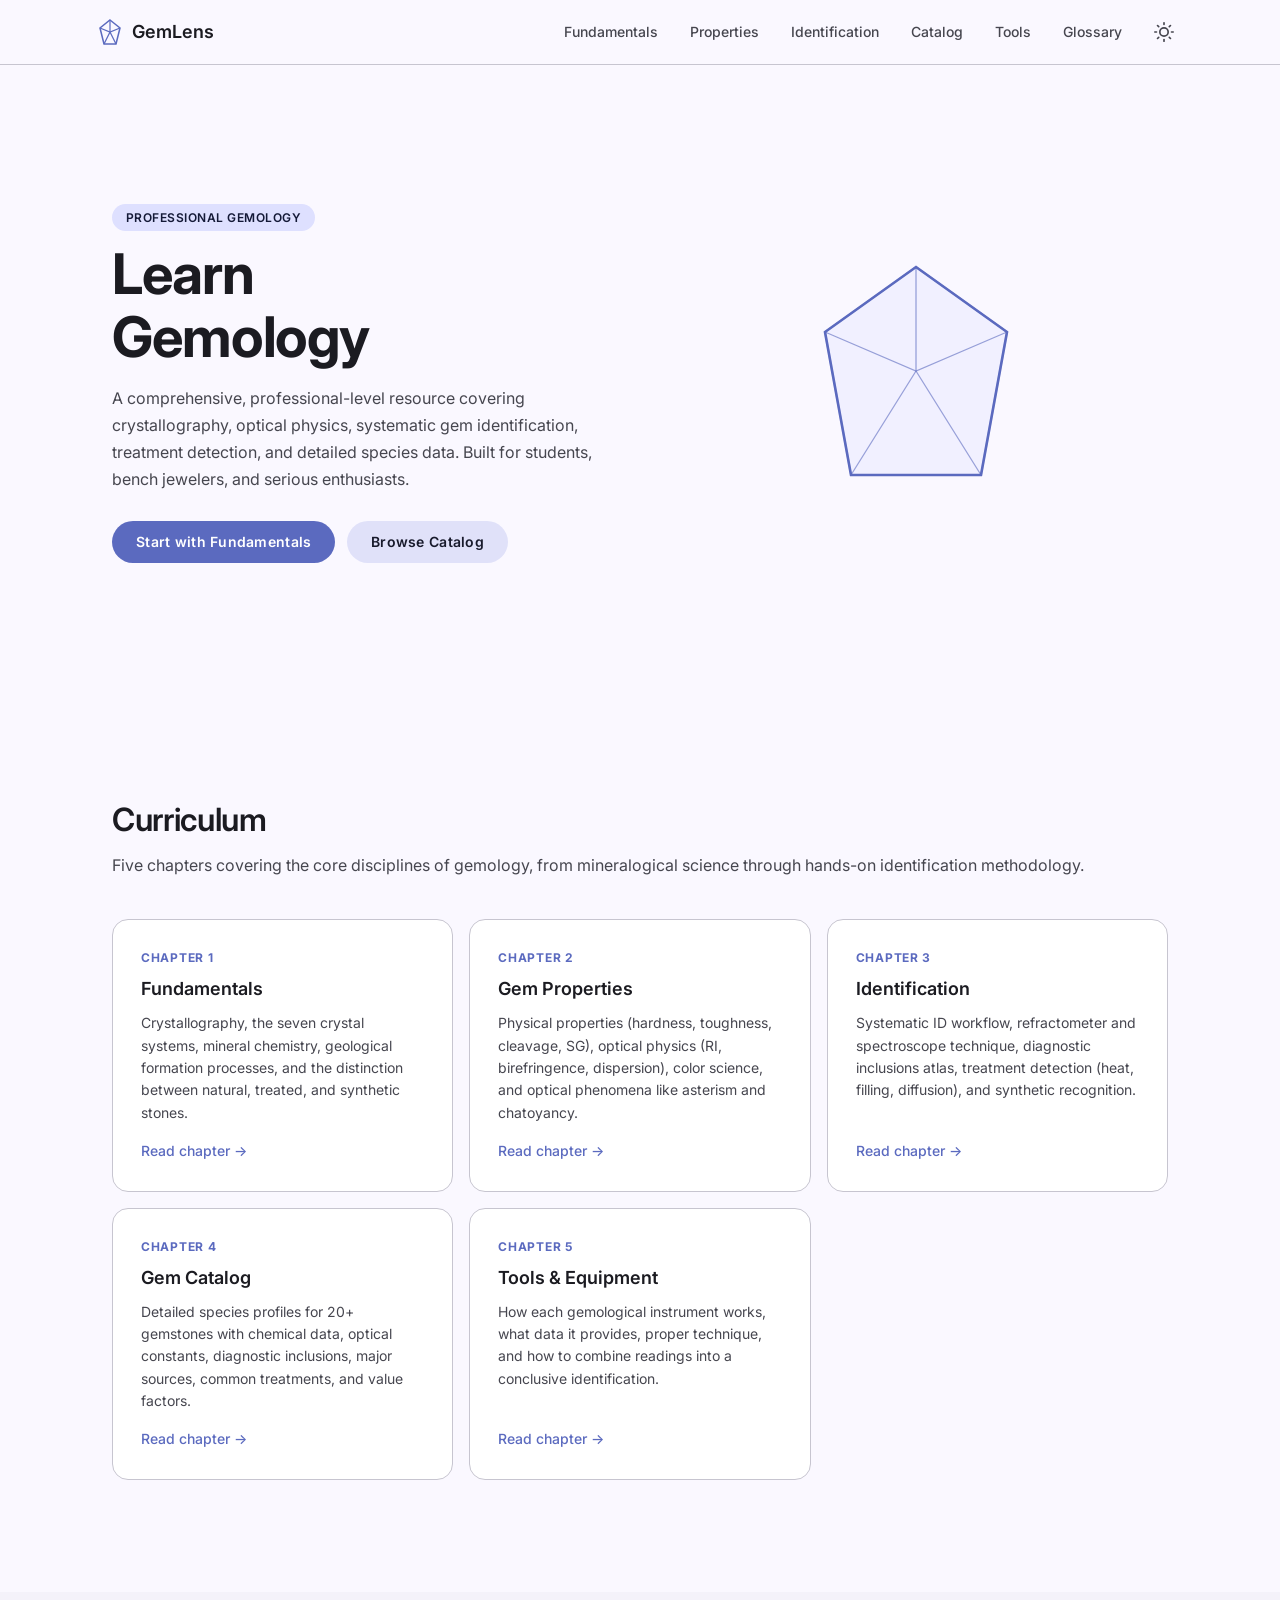
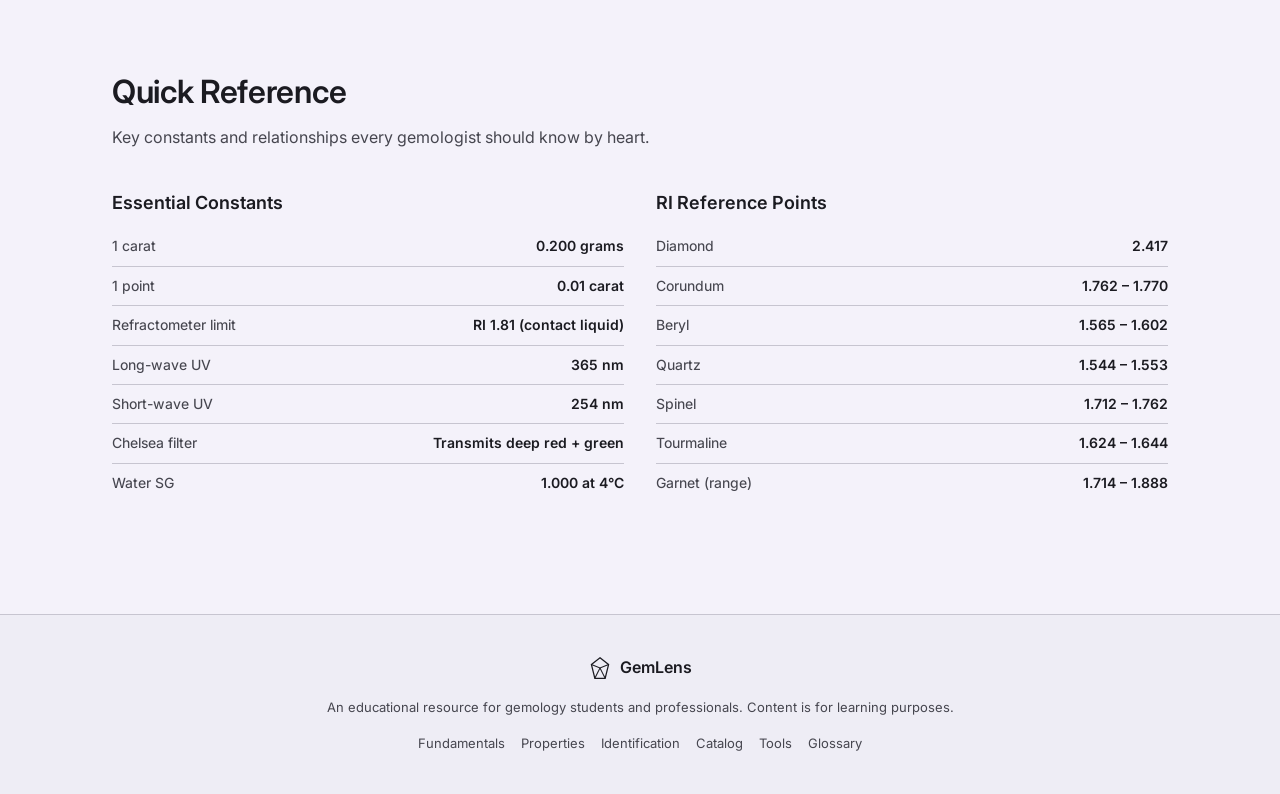
<file: index.html>
<!DOCTYPE html>
<html lang="en" data-theme="light">
<head>
  <meta charset="UTF-8">
  <meta name="viewport" content="width=device-width, initial-scale=1.0">
  <title>GemLens — Learn Gemology &amp; Gem Identification</title>
  <meta name="description" content="A comprehensive, professional-level guide to gemology fundamentals, gem properties, identification techniques, and a curated catalog of gemstones.">
  <link rel="preconnect" href="https://fonts.googleapis.com">
  <link rel="preconnect" href="https://fonts.gstatic.com" crossorigin>
  <link href="https://fonts.googleapis.com/css2?family=Inter:wght@400;500;600;700&display=swap" rel="stylesheet">
  <link rel="stylesheet" href="styles.css">
  <script src="app.js" defer></script>
</head>
<body>

  <!-- Top App Bar -->
  <header class="top-bar" id="topBar">
    <div class="top-bar__inner">
      <button class="nav-toggle" id="navToggle" aria-label="Open navigation">
        <svg width="24" height="24" viewBox="0 0 24 24" fill="none" stroke="currentColor" stroke-width="2" stroke-linecap="round"><line x1="3" y1="6" x2="21" y2="6"/><line x1="3" y1="12" x2="21" y2="12"/><line x1="3" y1="18" x2="21" y2="18"/></svg>
      </button>
      <a href="index.html" class="top-bar__brand">
        <svg class="top-bar__icon" width="28" height="28" viewBox="0 0 28 28" fill="none">
          <polygon points="14,2 24,10 20,26 8,26 4,10" stroke="currentColor" stroke-width="1.5" fill="none"/>
          <polyline points="4,10 14,14 24,10" stroke="currentColor" stroke-width="1.2" fill="none"/>
          <line x1="14" y1="14" x2="8" y2="26" stroke="currentColor" stroke-width="1.2"/>
          <line x1="14" y1="14" x2="20" y2="26" stroke="currentColor" stroke-width="1.2"/>
          <line x1="14" y1="2" x2="14" y2="14" stroke="currentColor" stroke-width="1.2"/>
        </svg>
        <span>GemLens</span>
      </a>
      <nav class="top-bar__nav" id="mainNav">
        <a href="fundamentals.html" class="nav-link">Fundamentals</a>
        <a href="properties.html" class="nav-link">Properties</a>
        <a href="identification.html" class="nav-link">Identification</a>
        <a href="catalog.html" class="nav-link">Catalog</a>
        <a href="tools.html" class="nav-link">Tools</a>
        <a href="glossary.html" class="nav-link">Glossary</a>
      </nav>
      <button class="theme-toggle" id="themeToggle" aria-label="Toggle dark mode">
        <svg class="icon-sun" width="20" height="20" viewBox="0 0 24 24" fill="none" stroke="currentColor" stroke-width="2" stroke-linecap="round"><circle cx="12" cy="12" r="5"/><line x1="12" y1="1" x2="12" y2="3"/><line x1="12" y1="21" x2="12" y2="23"/><line x1="4.22" y1="4.22" x2="5.64" y2="5.64"/><line x1="18.36" y1="18.36" x2="19.78" y2="19.78"/><line x1="1" y1="12" x2="3" y2="12"/><line x1="21" y1="12" x2="23" y2="12"/><line x1="4.22" y1="19.78" x2="5.64" y2="18.36"/><line x1="18.36" y1="5.64" x2="19.78" y2="4.22"/></svg>
        <svg class="icon-moon" width="20" height="20" viewBox="0 0 24 24" fill="none" stroke="currentColor" stroke-width="2" stroke-linecap="round"><path d="M21 12.79A9 9 0 1111.21 3 7 7 0 0021 12.79z"/></svg>
      </button>
    </div>
  </header>

  <!-- Mobile Drawer -->
  <div class="drawer-scrim" id="drawerScrim"></div>
  <aside class="drawer" id="drawer">
    <div class="drawer__header">
      <span class="drawer__title">GemLens</span>
      <button class="drawer__close" id="drawerClose" aria-label="Close navigation">
        <svg width="24" height="24" viewBox="0 0 24 24" fill="none" stroke="currentColor" stroke-width="2" stroke-linecap="round"><line x1="18" y1="6" x2="6" y2="18"/><line x1="6" y1="6" x2="18" y2="18"/></svg>
      </button>
    </div>
    <nav class="drawer__nav">
      <a href="index.html" class="drawer__link">Home</a>
      <a href="fundamentals.html" class="drawer__link">Fundamentals</a>
      <a href="properties.html" class="drawer__link">Properties</a>
      <a href="identification.html" class="drawer__link">Identification</a>
      <a href="catalog.html" class="drawer__link">Catalog</a>
      <a href="tools.html" class="drawer__link">Tools</a>
      <a href="glossary.html" class="drawer__link">Glossary</a>
    </nav>
  </aside>

  <main>
    <!-- Hero -->
    <section class="hero" id="hero">
      <div class="container">
        <div class="hero__content reveal">
          <span class="chip">Professional Gemology</span>
          <h1 class="display-large">Learn<br>Gemology</h1>
          <p class="body-large">A comprehensive, professional-level resource covering crystallography, optical physics, systematic gem identification, treatment detection, and detailed species data. Built for students, bench jewelers, and serious enthusiasts.</p>
          <div class="hero__actions">
            <a href="fundamentals.html" class="btn btn--filled">Start with Fundamentals</a>
            <a href="catalog.html" class="btn btn--tonal">Browse Catalog</a>
          </div>
        </div>
        <div class="hero__visual reveal reveal--delay-1">
          <svg class="hero-gem" viewBox="0 0 200 200" fill="none">
            <polygon points="100,10 170,60 150,170 50,170 30,60" stroke="var(--md-primary)" stroke-width="1.5" fill="var(--md-primary-container)" opacity="0.3"/>
            <polyline points="30,60 100,90 170,60" stroke="var(--md-primary)" stroke-width="1" opacity="0.6"/>
            <line x1="100" y1="10" x2="100" y2="90" stroke="var(--md-primary)" stroke-width="1" opacity="0.6"/>
            <line x1="100" y1="90" x2="50" y2="170" stroke="var(--md-primary)" stroke-width="1" opacity="0.6"/>
            <line x1="100" y1="90" x2="150" y2="170" stroke="var(--md-primary)" stroke-width="1" opacity="0.6"/>
            <polygon points="100,10 170,60 150,170 50,170 30,60" stroke="var(--md-primary)" stroke-width="2" fill="none"/>
          </svg>
        </div>
      </div>
    </section>

    <!-- Chapters Overview -->
    <section class="section">
      <div class="container">
        <div class="section__header reveal">
          <h2 class="headline-large">Curriculum</h2>
          <p class="body-large">Five chapters covering the core disciplines of gemology, from mineralogical science through hands-on identification methodology.</p>
        </div>

        <div class="card-grid">
          <a href="fundamentals.html" class="link-card reveal">
            <span class="link-card__number">Chapter 1</span>
            <h3 class="link-card__title">Fundamentals</h3>
            <p class="link-card__desc">Crystallography, the seven crystal systems, mineral chemistry, geological formation processes, and the distinction between natural, treated, and synthetic stones.</p>
            <span class="link-card__arrow">Read chapter &rarr;</span>
          </a>

          <a href="properties.html" class="link-card reveal reveal--delay-1">
            <span class="link-card__number">Chapter 2</span>
            <h3 class="link-card__title">Gem Properties</h3>
            <p class="link-card__desc">Physical properties (hardness, toughness, cleavage, SG), optical physics (RI, birefringence, dispersion), color science, and optical phenomena like asterism and chatoyancy.</p>
            <span class="link-card__arrow">Read chapter &rarr;</span>
          </a>

          <a href="identification.html" class="link-card reveal reveal--delay-2">
            <span class="link-card__number">Chapter 3</span>
            <h3 class="link-card__title">Identification</h3>
            <p class="link-card__desc">Systematic ID workflow, refractometer and spectroscope technique, diagnostic inclusions atlas, treatment detection (heat, filling, diffusion), and synthetic recognition.</p>
            <span class="link-card__arrow">Read chapter &rarr;</span>
          </a>

          <a href="catalog.html" class="link-card reveal">
            <span class="link-card__number">Chapter 4</span>
            <h3 class="link-card__title">Gem Catalog</h3>
            <p class="link-card__desc">Detailed species profiles for 20+ gemstones with chemical data, optical constants, diagnostic inclusions, major sources, common treatments, and value factors.</p>
            <span class="link-card__arrow">Read chapter &rarr;</span>
          </a>

          <a href="tools.html" class="link-card reveal reveal--delay-1">
            <span class="link-card__number">Chapter 5</span>
            <h3 class="link-card__title">Tools &amp; Equipment</h3>
            <p class="link-card__desc">How each gemological instrument works, what data it provides, proper technique, and how to combine readings into a conclusive identification.</p>
            <span class="link-card__arrow">Read chapter &rarr;</span>
          </a>
        </div>
      </div>
    </section>

    <!-- Quick Reference -->
    <section class="section section--tonal">
      <div class="container">
        <div class="section__header reveal">
          <h2 class="headline-large">Quick Reference</h2>
          <p class="body-large">Key constants and relationships every gemologist should know by heart.</p>
        </div>

        <div class="two-col">
          <div class="reveal">
            <h3 class="title-large" style="margin-bottom: 0.75rem;">Essential Constants</h3>
            <ul class="spec-list">
              <li><span class="spec-list__key">1 carat</span><span class="spec-list__val">0.200 grams</span></li>
              <li><span class="spec-list__key">1 point</span><span class="spec-list__val">0.01 carat</span></li>
              <li><span class="spec-list__key">Refractometer limit</span><span class="spec-list__val">RI 1.81 (contact liquid)</span></li>
              <li><span class="spec-list__key">Long-wave UV</span><span class="spec-list__val">365 nm</span></li>
              <li><span class="spec-list__key">Short-wave UV</span><span class="spec-list__val">254 nm</span></li>
              <li><span class="spec-list__key">Chelsea filter</span><span class="spec-list__val">Transmits deep red + green</span></li>
              <li><span class="spec-list__key">Water SG</span><span class="spec-list__val">1.000 at 4°C</span></li>
            </ul>
          </div>
          <div class="reveal reveal--delay-1">
            <h3 class="title-large" style="margin-bottom: 0.75rem;">RI Reference Points</h3>
            <ul class="spec-list">
              <li><span class="spec-list__key">Diamond</span><span class="spec-list__val">2.417</span></li>
              <li><span class="spec-list__key">Corundum</span><span class="spec-list__val">1.762 – 1.770</span></li>
              <li><span class="spec-list__key">Beryl</span><span class="spec-list__val">1.565 – 1.602</span></li>
              <li><span class="spec-list__key">Quartz</span><span class="spec-list__val">1.544 – 1.553</span></li>
              <li><span class="spec-list__key">Spinel</span><span class="spec-list__val">1.712 – 1.762</span></li>
              <li><span class="spec-list__key">Tourmaline</span><span class="spec-list__val">1.624 – 1.644</span></li>
              <li><span class="spec-list__key">Garnet (range)</span><span class="spec-list__val">1.714 – 1.888</span></li>
            </ul>
          </div>
        </div>
      </div>
    </section>
  </main>

  <!-- Footer -->
  <footer class="footer">
    <div class="container">
      <div class="footer__inner">
        <div class="footer__brand">
          <svg width="24" height="24" viewBox="0 0 28 28" fill="none"><polygon points="14,2 24,10 20,26 8,26 4,10" stroke="currentColor" stroke-width="1.5" fill="none"/><polyline points="4,10 14,14 24,10" stroke="currentColor" stroke-width="1.2" fill="none"/><line x1="14" y1="14" x2="8" y2="26" stroke="currentColor" stroke-width="1.2"/><line x1="14" y1="14" x2="20" y2="26" stroke="currentColor" stroke-width="1.2"/></svg>
          <span>GemLens</span>
        </div>
        <p class="body-small">An educational resource for gemology students and professionals. Content is for learning purposes.</p>
        <div class="footer__links">
          <a href="fundamentals.html">Fundamentals</a>
          <a href="properties.html">Properties</a>
          <a href="identification.html">Identification</a>
          <a href="catalog.html">Catalog</a>
          <a href="tools.html">Tools</a>
          <a href="glossary.html">Glossary</a>
        </div>
      </div>
    </div>
  </footer>

</body>
</html>
</file>
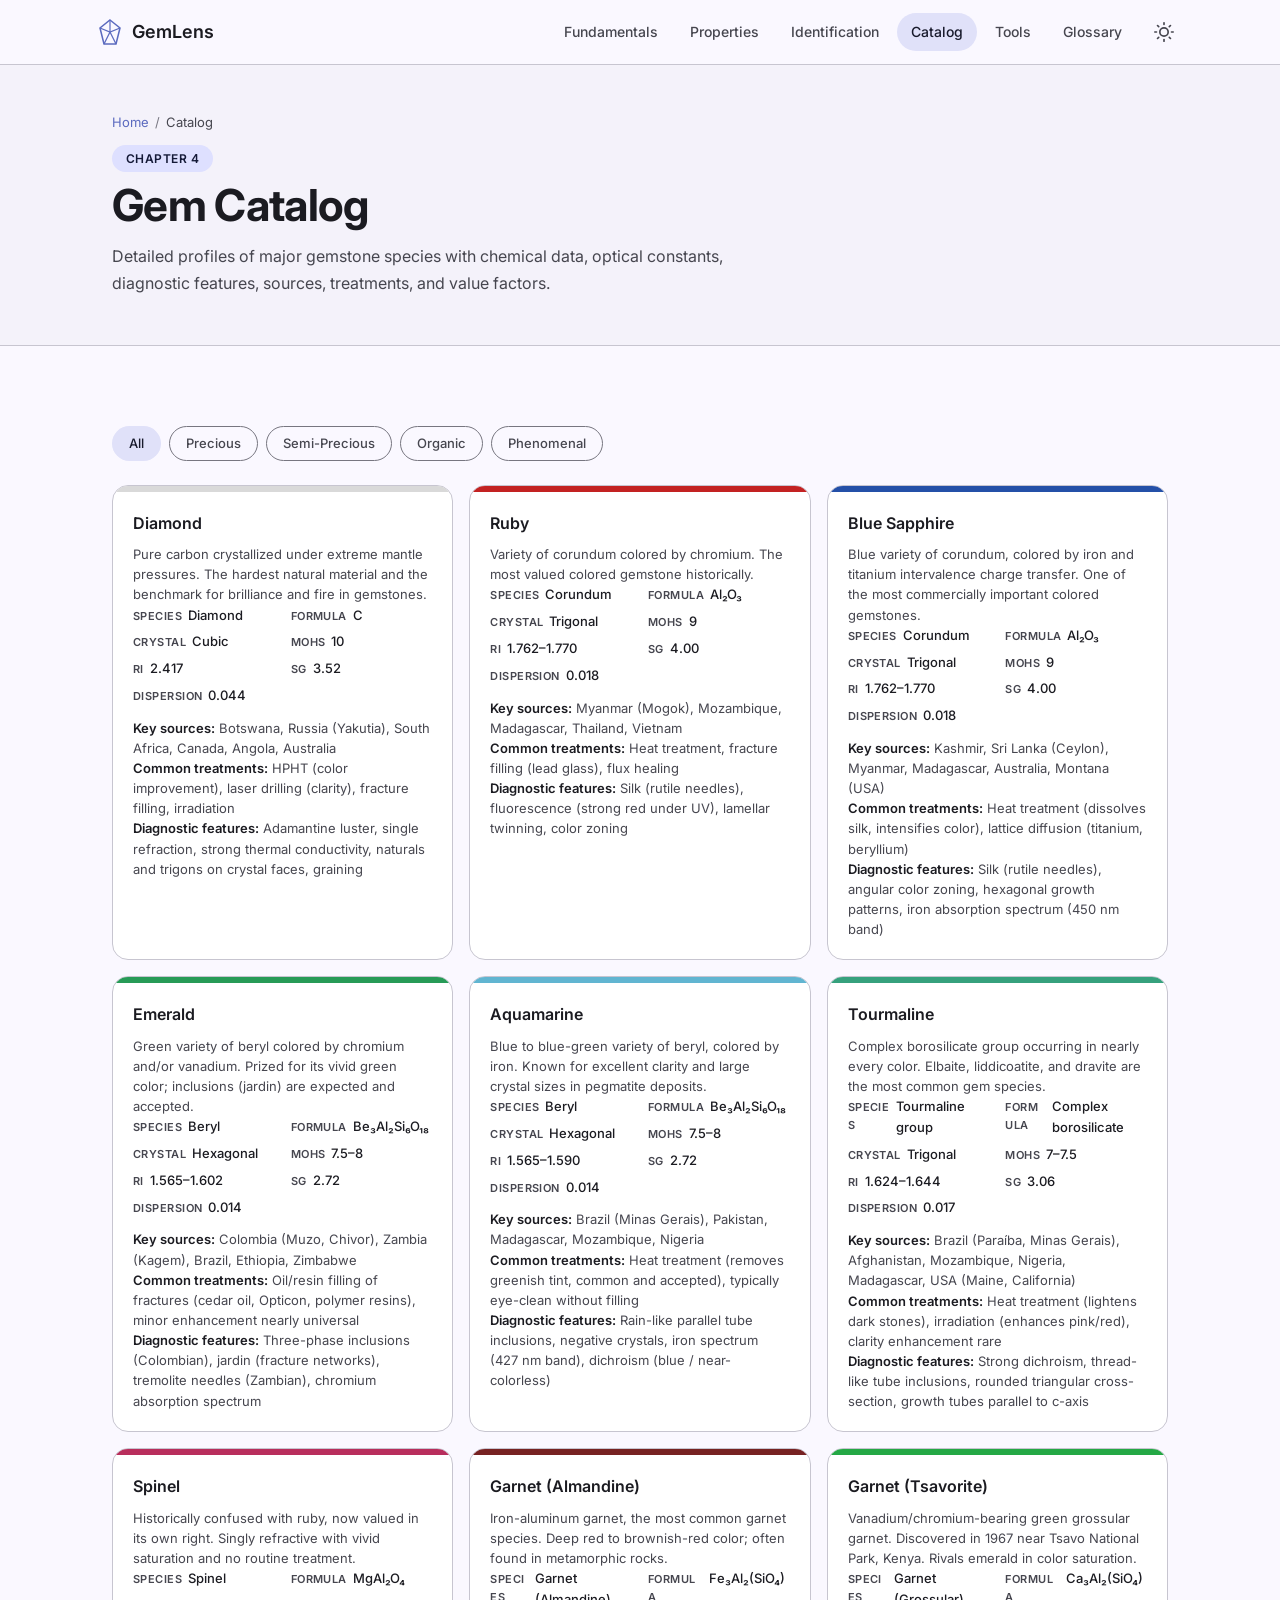
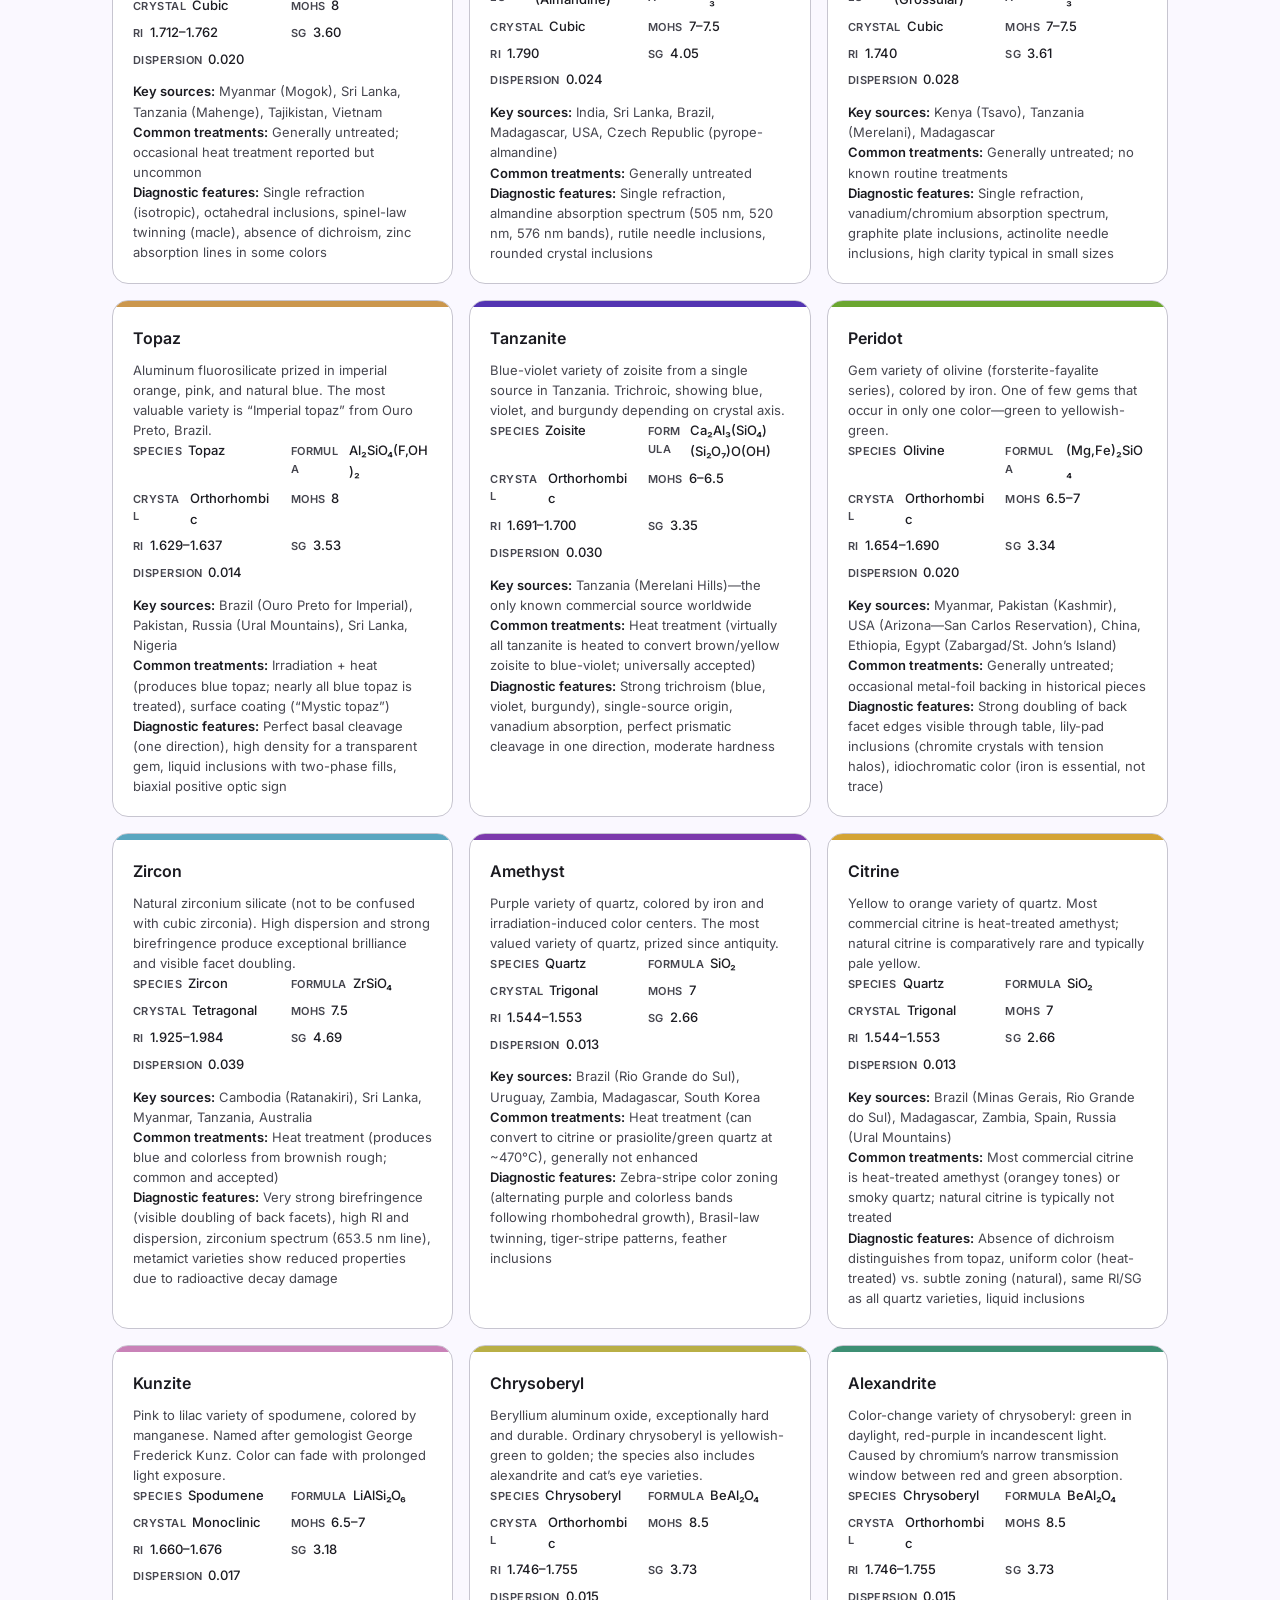
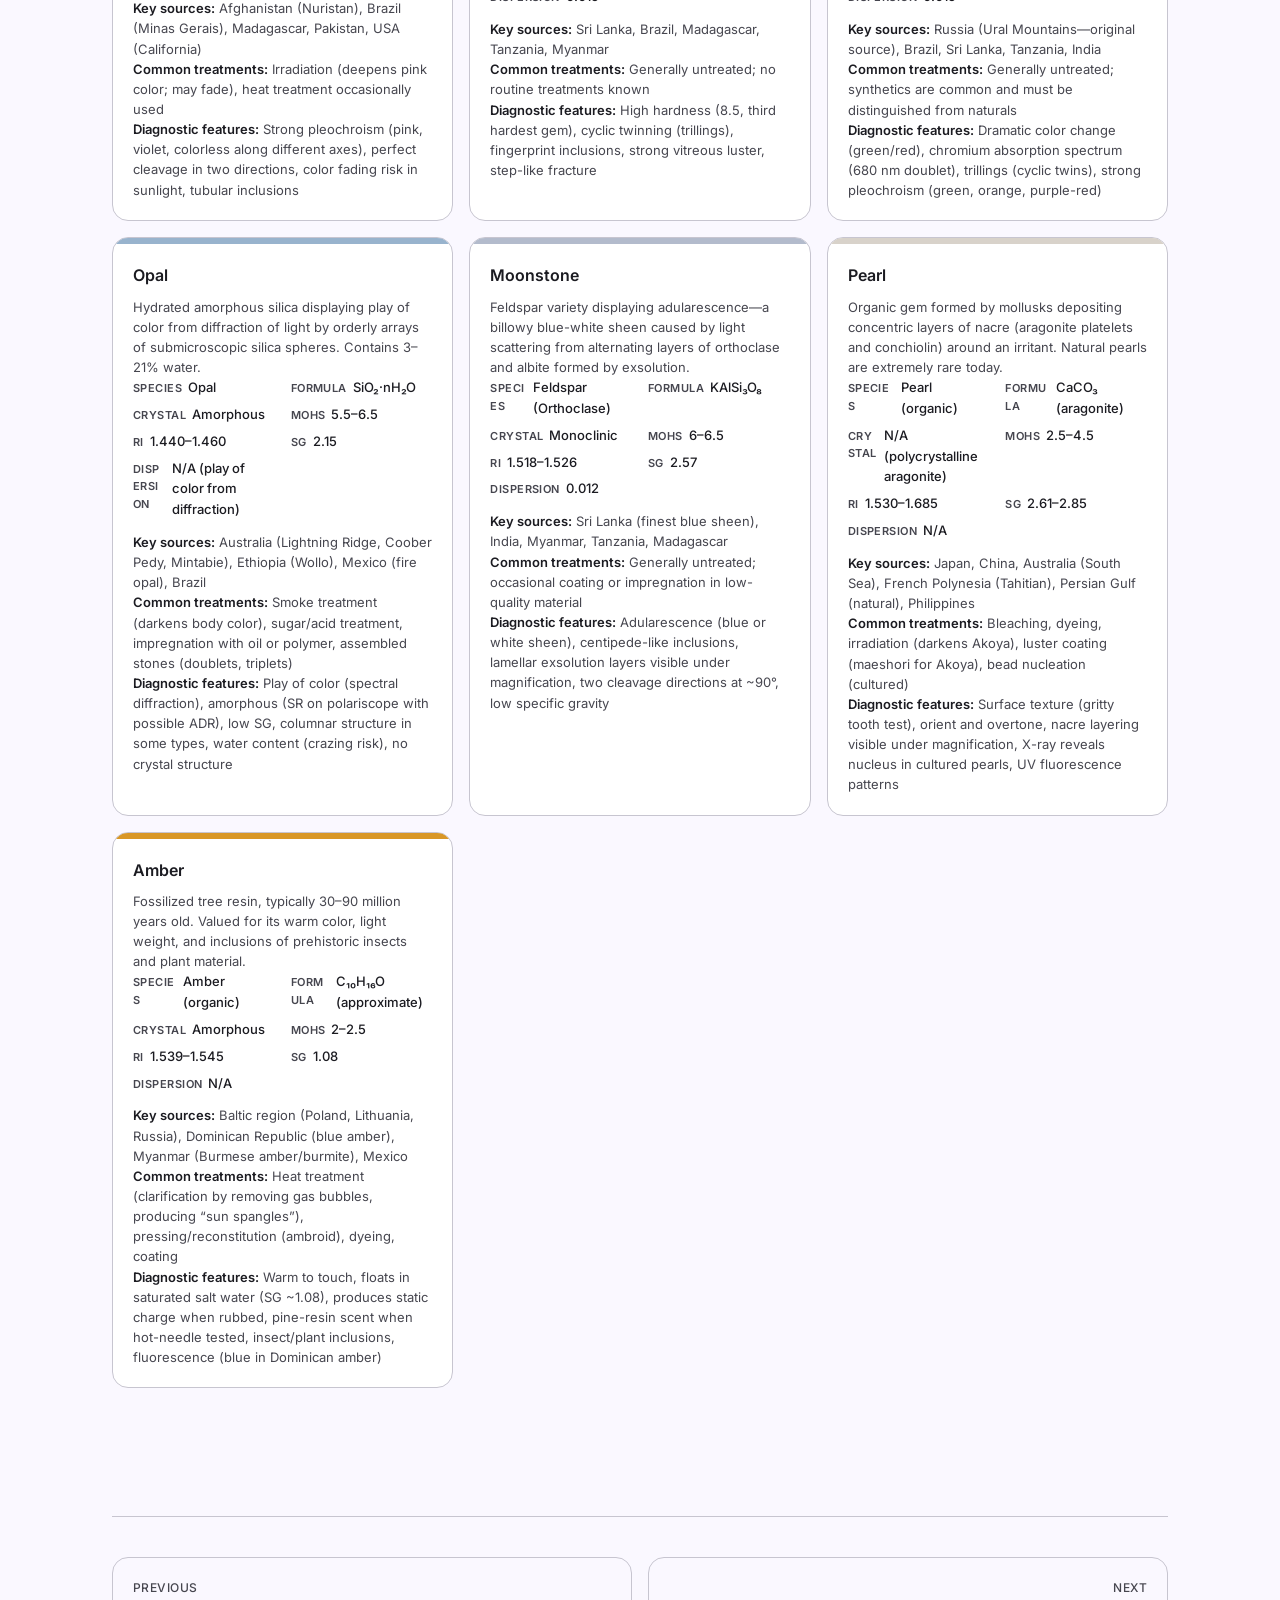
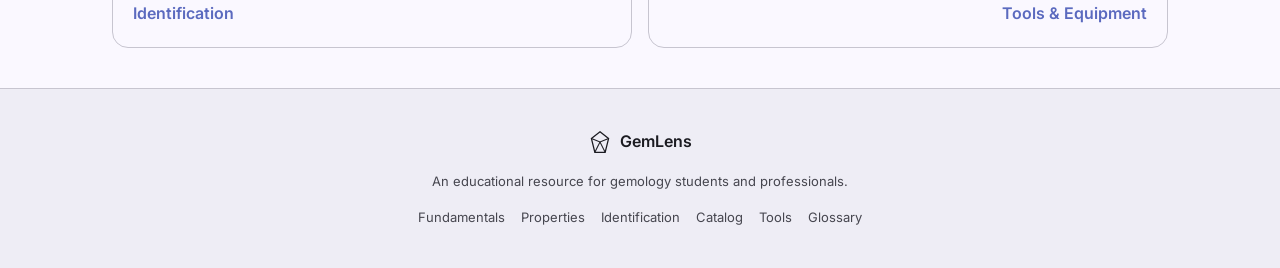
<file: catalog.html>
<!DOCTYPE html>
<html lang="en" data-theme="light">
<head>
  <meta charset="UTF-8">
  <meta name="viewport" content="width=device-width, initial-scale=1.0">
  <title>Gem Catalog — GemLens</title>
  <meta name="description" content="Detailed profiles of major gemstone species with chemical data, optical constants, diagnostic features, sources, treatments, and value factors.">
  <link rel="preconnect" href="https://fonts.googleapis.com">
  <link rel="preconnect" href="https://fonts.gstatic.com" crossorigin>
  <link href="https://fonts.googleapis.com/css2?family=Inter:wght@400;500;600;700&display=swap" rel="stylesheet">
  <link rel="stylesheet" href="styles.css">
  <script src="app.js" defer></script>
</head>
<body>

  <header class="top-bar" id="topBar">
    <div class="top-bar__inner">
      <button class="nav-toggle" id="navToggle" aria-label="Open navigation">
        <svg width="24" height="24" viewBox="0 0 24 24" fill="none" stroke="currentColor" stroke-width="2" stroke-linecap="round"><line x1="3" y1="6" x2="21" y2="6"/><line x1="3" y1="12" x2="21" y2="12"/><line x1="3" y1="18" x2="21" y2="18"/></svg>
      </button>
      <a href="index.html" class="top-bar__brand">
        <svg class="top-bar__icon" width="28" height="28" viewBox="0 0 28 28" fill="none">
          <polygon points="14,2 24,10 20,26 8,26 4,10" stroke="currentColor" stroke-width="1.5" fill="none"/>
          <polyline points="4,10 14,14 24,10" stroke="currentColor" stroke-width="1.2" fill="none"/>
          <line x1="14" y1="14" x2="8" y2="26" stroke="currentColor" stroke-width="1.2"/>
          <line x1="14" y1="14" x2="20" y2="26" stroke="currentColor" stroke-width="1.2"/>
          <line x1="14" y1="2" x2="14" y2="14" stroke="currentColor" stroke-width="1.2"/>
        </svg>
        <span>GemLens</span>
      </a>
      <nav class="top-bar__nav" id="mainNav">
        <a href="fundamentals.html" class="nav-link">Fundamentals</a>
        <a href="properties.html" class="nav-link">Properties</a>
        <a href="identification.html" class="nav-link">Identification</a>
        <a href="catalog.html" class="nav-link">Catalog</a>
        <a href="tools.html" class="nav-link">Tools</a>
        <a href="glossary.html" class="nav-link">Glossary</a>
      </nav>
      <button class="theme-toggle" id="themeToggle" aria-label="Toggle dark mode">
        <svg class="icon-sun" width="20" height="20" viewBox="0 0 24 24" fill="none" stroke="currentColor" stroke-width="2" stroke-linecap="round"><circle cx="12" cy="12" r="5"/><line x1="12" y1="1" x2="12" y2="3"/><line x1="12" y1="21" x2="12" y2="23"/><line x1="4.22" y1="4.22" x2="5.64" y2="5.64"/><line x1="18.36" y1="18.36" x2="19.78" y2="19.78"/><line x1="1" y1="12" x2="3" y2="12"/><line x1="21" y1="12" x2="23" y2="12"/><line x1="4.22" y1="19.78" x2="5.64" y2="18.36"/><line x1="18.36" y1="5.64" x2="19.78" y2="4.22"/></svg>
        <svg class="icon-moon" width="20" height="20" viewBox="0 0 24 24" fill="none" stroke="currentColor" stroke-width="2" stroke-linecap="round"><path d="M21 12.79A9 9 0 1111.21 3 7 7 0 0021 12.79z"/></svg>
      </button>
    </div>
  </header>
  <div class="drawer-scrim" id="drawerScrim"></div>
  <aside class="drawer" id="drawer">
    <div class="drawer__header">
      <span class="drawer__title">GemLens</span>
      <button class="drawer__close" id="drawerClose" aria-label="Close navigation">
        <svg width="24" height="24" viewBox="0 0 24 24" fill="none" stroke="currentColor" stroke-width="2" stroke-linecap="round"><line x1="18" y1="6" x2="6" y2="18"/><line x1="6" y1="6" x2="18" y2="18"/></svg>
      </button>
    </div>
    <nav class="drawer__nav">
      <a href="index.html" class="drawer__link">Home</a>
      <a href="fundamentals.html" class="drawer__link">Fundamentals</a>
      <a href="properties.html" class="drawer__link">Properties</a>
      <a href="identification.html" class="drawer__link">Identification</a>
      <a href="catalog.html" class="drawer__link">Catalog</a>
      <a href="tools.html" class="drawer__link">Tools</a>
      <a href="glossary.html" class="drawer__link">Glossary</a>
    </nav>
  </aside>

  <main>
    <section class="page-header">
      <div class="container">
        <nav class="breadcrumb">
          <a href="index.html">Home</a>
          <span class="breadcrumb__sep">/</span>
          <span>Catalog</span>
        </nav>
        <span class="chip">Chapter 4</span>
        <h1 class="display-medium">Gem Catalog</h1>
        <p class="body-large">Detailed profiles of major gemstone species with chemical data, optical constants, diagnostic features, sources, treatments, and value factors.</p>
      </div>
    </section>

    <section class="section">
      <div class="container">
        <!-- Filter chips -->
        <div class="filter-chips">
          <button class="filter-chip filter-chip--active" data-filter="all">All</button>
          <button class="filter-chip" data-filter="precious">Precious</button>
          <button class="filter-chip" data-filter="semi-precious">Semi-Precious</button>
          <button class="filter-chip" data-filter="organic">Organic</button>
          <button class="filter-chip" data-filter="phenomenal">Phenomenal</button>
        </div>

        <!-- Gem card grid -->
        <div class="catalog-grid">

          <!-- ========== PRECIOUS ========== -->

          <!-- 1. Diamond -->
          <div class="gem-card" data-category="precious" style="--gem-hue:0;--gem-sat:0%;--gem-light:85%">
            <div class="gem-card__color"></div>
            <div class="gem-card__body">
              <p class="title-medium">Diamond</p>
              <p class="body-small">Pure carbon crystallized under extreme mantle pressures. The hardest natural material and the benchmark for brilliance and fire in gemstones.</p>
              <dl class="gem-specs">
                <div><dt>Species</dt><dd>Diamond</dd></div>
                <div><dt>Formula</dt><dd>C</dd></div>
                <div><dt>Crystal</dt><dd>Cubic</dd></div>
                <div><dt>Mohs</dt><dd>10</dd></div>
                <div><dt>RI</dt><dd>2.417</dd></div>
                <div><dt>SG</dt><dd>3.52</dd></div>
                <div><dt>Dispersion</dt><dd>0.044</dd></div>
              </dl>
              <p class="body-small"><strong>Key sources:</strong> Botswana, Russia (Yakutia), South Africa, Canada, Angola, Australia</p>
              <p class="body-small"><strong>Common treatments:</strong> HPHT (color improvement), laser drilling (clarity), fracture filling, irradiation</p>
              <p class="body-small"><strong>Diagnostic features:</strong> Adamantine luster, single refraction, strong thermal conductivity, naturals and trigons on crystal faces, graining</p>
            </div>
          </div>

          <!-- 2. Ruby -->
          <div class="gem-card" data-category="precious" style="--gem-hue:0;--gem-sat:70%;--gem-light:45%">
            <div class="gem-card__color"></div>
            <div class="gem-card__body">
              <p class="title-medium">Ruby</p>
              <p class="body-small">Variety of corundum colored by chromium. The most valued colored gemstone historically.</p>
              <dl class="gem-specs">
                <div><dt>Species</dt><dd>Corundum</dd></div>
                <div><dt>Formula</dt><dd>Al&#8322;O&#8323;</dd></div>
                <div><dt>Crystal</dt><dd>Trigonal</dd></div>
                <div><dt>Mohs</dt><dd>9</dd></div>
                <div><dt>RI</dt><dd>1.762&ndash;1.770</dd></div>
                <div><dt>SG</dt><dd>4.00</dd></div>
                <div><dt>Dispersion</dt><dd>0.018</dd></div>
              </dl>
              <p class="body-small"><strong>Key sources:</strong> Myanmar (Mogok), Mozambique, Madagascar, Thailand, Vietnam</p>
              <p class="body-small"><strong>Common treatments:</strong> Heat treatment, fracture filling (lead glass), flux healing</p>
              <p class="body-small"><strong>Diagnostic features:</strong> Silk (rutile needles), fluorescence (strong red under UV), lamellar twinning, color zoning</p>
            </div>
          </div>

          <!-- 3. Blue Sapphire -->
          <div class="gem-card" data-category="precious" style="--gem-hue:220;--gem-sat:65%;--gem-light:40%">
            <div class="gem-card__color"></div>
            <div class="gem-card__body">
              <p class="title-medium">Blue Sapphire</p>
              <p class="body-small">Blue variety of corundum, colored by iron and titanium intervalence charge transfer. One of the most commercially important colored gemstones.</p>
              <dl class="gem-specs">
                <div><dt>Species</dt><dd>Corundum</dd></div>
                <div><dt>Formula</dt><dd>Al&#8322;O&#8323;</dd></div>
                <div><dt>Crystal</dt><dd>Trigonal</dd></div>
                <div><dt>Mohs</dt><dd>9</dd></div>
                <div><dt>RI</dt><dd>1.762&ndash;1.770</dd></div>
                <div><dt>SG</dt><dd>4.00</dd></div>
                <div><dt>Dispersion</dt><dd>0.018</dd></div>
              </dl>
              <p class="body-small"><strong>Key sources:</strong> Kashmir, Sri Lanka (Ceylon), Myanmar, Madagascar, Australia, Montana (USA)</p>
              <p class="body-small"><strong>Common treatments:</strong> Heat treatment (dissolves silk, intensifies color), lattice diffusion (titanium, beryllium)</p>
              <p class="body-small"><strong>Diagnostic features:</strong> Silk (rutile needles), angular color zoning, hexagonal growth patterns, iron absorption spectrum (450 nm band)</p>
            </div>
          </div>

          <!-- 4. Emerald -->
          <div class="gem-card" data-category="precious" style="--gem-hue:145;--gem-sat:60%;--gem-light:38%">
            <div class="gem-card__color"></div>
            <div class="gem-card__body">
              <p class="title-medium">Emerald</p>
              <p class="body-small">Green variety of beryl colored by chromium and/or vanadium. Prized for its vivid green color; inclusions (jardin) are expected and accepted.</p>
              <dl class="gem-specs">
                <div><dt>Species</dt><dd>Beryl</dd></div>
                <div><dt>Formula</dt><dd>Be&#8323;Al&#8322;Si&#8326;O&#8321;&#8328;</dd></div>
                <div><dt>Crystal</dt><dd>Hexagonal</dd></div>
                <div><dt>Mohs</dt><dd>7.5&ndash;8</dd></div>
                <div><dt>RI</dt><dd>1.565&ndash;1.602</dd></div>
                <div><dt>SG</dt><dd>2.72</dd></div>
                <div><dt>Dispersion</dt><dd>0.014</dd></div>
              </dl>
              <p class="body-small"><strong>Key sources:</strong> Colombia (Muzo, Chivor), Zambia (Kagem), Brazil, Ethiopia, Zimbabwe</p>
              <p class="body-small"><strong>Common treatments:</strong> Oil/resin filling of fractures (cedar oil, Opticon, polymer resins), minor enhancement nearly universal</p>
              <p class="body-small"><strong>Diagnostic features:</strong> Three-phase inclusions (Colombian), jardin (fracture networks), tremolite needles (Zambian), chromium absorption spectrum</p>
            </div>
          </div>

          <!-- ========== SEMI-PRECIOUS ========== -->

          <!-- 5. Aquamarine -->
          <div class="gem-card" data-category="semi-precious" style="--gem-hue:195;--gem-sat:55%;--gem-light:60%">
            <div class="gem-card__color"></div>
            <div class="gem-card__body">
              <p class="title-medium">Aquamarine</p>
              <p class="body-small">Blue to blue-green variety of beryl, colored by iron. Known for excellent clarity and large crystal sizes in pegmatite deposits.</p>
              <dl class="gem-specs">
                <div><dt>Species</dt><dd>Beryl</dd></div>
                <div><dt>Formula</dt><dd>Be&#8323;Al&#8322;Si&#8326;O&#8321;&#8328;</dd></div>
                <div><dt>Crystal</dt><dd>Hexagonal</dd></div>
                <div><dt>Mohs</dt><dd>7.5&ndash;8</dd></div>
                <div><dt>RI</dt><dd>1.565&ndash;1.590</dd></div>
                <div><dt>SG</dt><dd>2.72</dd></div>
                <div><dt>Dispersion</dt><dd>0.014</dd></div>
              </dl>
              <p class="body-small"><strong>Key sources:</strong> Brazil (Minas Gerais), Pakistan, Madagascar, Mozambique, Nigeria</p>
              <p class="body-small"><strong>Common treatments:</strong> Heat treatment (removes greenish tint, common and accepted), typically eye-clean without filling</p>
              <p class="body-small"><strong>Diagnostic features:</strong> Rain-like parallel tube inclusions, negative crystals, iron spectrum (427 nm band), dichroism (blue / near-colorless)</p>
            </div>
          </div>

          <!-- 6. Tourmaline -->
          <div class="gem-card" data-category="semi-precious" style="--gem-hue:160;--gem-sat:50%;--gem-light:42%">
            <div class="gem-card__color"></div>
            <div class="gem-card__body">
              <p class="title-medium">Tourmaline</p>
              <p class="body-small">Complex borosilicate group occurring in nearly every color. Elbaite, liddicoatite, and dravite are the most common gem species.</p>
              <dl class="gem-specs">
                <div><dt>Species</dt><dd>Tourmaline group</dd></div>
                <div><dt>Formula</dt><dd>Complex borosilicate</dd></div>
                <div><dt>Crystal</dt><dd>Trigonal</dd></div>
                <div><dt>Mohs</dt><dd>7&ndash;7.5</dd></div>
                <div><dt>RI</dt><dd>1.624&ndash;1.644</dd></div>
                <div><dt>SG</dt><dd>3.06</dd></div>
                <div><dt>Dispersion</dt><dd>0.017</dd></div>
              </dl>
              <p class="body-small"><strong>Key sources:</strong> Brazil (Para&iacute;ba, Minas Gerais), Afghanistan, Mozambique, Nigeria, Madagascar, USA (Maine, California)</p>
              <p class="body-small"><strong>Common treatments:</strong> Heat treatment (lightens dark stones), irradiation (enhances pink/red), clarity enhancement rare</p>
              <p class="body-small"><strong>Diagnostic features:</strong> Strong dichroism, thread-like tube inclusions, rounded triangular cross-section, growth tubes parallel to c-axis</p>
            </div>
          </div>

          <!-- 7. Spinel -->
          <div class="gem-card" data-category="semi-precious" style="--gem-hue:340;--gem-sat:60%;--gem-light:45%">
            <div class="gem-card__color"></div>
            <div class="gem-card__body">
              <p class="title-medium">Spinel</p>
              <p class="body-small">Historically confused with ruby, now valued in its own right. Singly refractive with vivid saturation and no routine treatment.</p>
              <dl class="gem-specs">
                <div><dt>Species</dt><dd>Spinel</dd></div>
                <div><dt>Formula</dt><dd>MgAl&#8322;O&#8324;</dd></div>
                <div><dt>Crystal</dt><dd>Cubic</dd></div>
                <div><dt>Mohs</dt><dd>8</dd></div>
                <div><dt>RI</dt><dd>1.712&ndash;1.762</dd></div>
                <div><dt>SG</dt><dd>3.60</dd></div>
                <div><dt>Dispersion</dt><dd>0.020</dd></div>
              </dl>
              <p class="body-small"><strong>Key sources:</strong> Myanmar (Mogok), Sri Lanka, Tanzania (Mahenge), Tajikistan, Vietnam</p>
              <p class="body-small"><strong>Common treatments:</strong> Generally untreated; occasional heat treatment reported but uncommon</p>
              <p class="body-small"><strong>Diagnostic features:</strong> Single refraction (isotropic), octahedral inclusions, spinel-law twinning (macle), absence of dichroism, zinc absorption lines in some colors</p>
            </div>
          </div>

          <!-- 8. Garnet (Almandine) -->
          <div class="gem-card" data-category="semi-precious" style="--gem-hue:0;--gem-sat:55%;--gem-light:30%">
            <div class="gem-card__color"></div>
            <div class="gem-card__body">
              <p class="title-medium">Garnet (Almandine)</p>
              <p class="body-small">Iron-aluminum garnet, the most common garnet species. Deep red to brownish-red color; often found in metamorphic rocks.</p>
              <dl class="gem-specs">
                <div><dt>Species</dt><dd>Garnet (Almandine)</dd></div>
                <div><dt>Formula</dt><dd>Fe&#8323;Al&#8322;(SiO&#8324;)&#8323;</dd></div>
                <div><dt>Crystal</dt><dd>Cubic</dd></div>
                <div><dt>Mohs</dt><dd>7&ndash;7.5</dd></div>
                <div><dt>RI</dt><dd>1.790</dd></div>
                <div><dt>SG</dt><dd>4.05</dd></div>
                <div><dt>Dispersion</dt><dd>0.024</dd></div>
              </dl>
              <p class="body-small"><strong>Key sources:</strong> India, Sri Lanka, Brazil, Madagascar, USA, Czech Republic (pyrope-almandine)</p>
              <p class="body-small"><strong>Common treatments:</strong> Generally untreated</p>
              <p class="body-small"><strong>Diagnostic features:</strong> Single refraction, almandine absorption spectrum (505 nm, 520 nm, 576 nm bands), rutile needle inclusions, rounded crystal inclusions</p>
            </div>
          </div>

          <!-- 9. Garnet (Tsavorite) -->
          <div class="gem-card" data-category="semi-precious" style="--gem-hue:135;--gem-sat:65%;--gem-light:40%">
            <div class="gem-card__color"></div>
            <div class="gem-card__body">
              <p class="title-medium">Garnet (Tsavorite)</p>
              <p class="body-small">Vanadium/chromium-bearing green grossular garnet. Discovered in 1967 near Tsavo National Park, Kenya. Rivals emerald in color saturation.</p>
              <dl class="gem-specs">
                <div><dt>Species</dt><dd>Garnet (Grossular)</dd></div>
                <div><dt>Formula</dt><dd>Ca&#8323;Al&#8322;(SiO&#8324;)&#8323;</dd></div>
                <div><dt>Crystal</dt><dd>Cubic</dd></div>
                <div><dt>Mohs</dt><dd>7&ndash;7.5</dd></div>
                <div><dt>RI</dt><dd>1.740</dd></div>
                <div><dt>SG</dt><dd>3.61</dd></div>
                <div><dt>Dispersion</dt><dd>0.028</dd></div>
              </dl>
              <p class="body-small"><strong>Key sources:</strong> Kenya (Tsavo), Tanzania (Merelani), Madagascar</p>
              <p class="body-small"><strong>Common treatments:</strong> Generally untreated; no known routine treatments</p>
              <p class="body-small"><strong>Diagnostic features:</strong> Single refraction, vanadium/chromium absorption spectrum, graphite plate inclusions, actinolite needle inclusions, high clarity typical in small sizes</p>
            </div>
          </div>

          <!-- 10. Topaz -->
          <div class="gem-card" data-category="semi-precious" style="--gem-hue:35;--gem-sat:55%;--gem-light:55%">
            <div class="gem-card__color"></div>
            <div class="gem-card__body">
              <p class="title-medium">Topaz</p>
              <p class="body-small">Aluminum fluorosilicate prized in imperial orange, pink, and natural blue. The most valuable variety is &ldquo;Imperial topaz&rdquo; from Ouro Preto, Brazil.</p>
              <dl class="gem-specs">
                <div><dt>Species</dt><dd>Topaz</dd></div>
                <div><dt>Formula</dt><dd>Al&#8322;SiO&#8324;(F,OH)&#8322;</dd></div>
                <div><dt>Crystal</dt><dd>Orthorhombic</dd></div>
                <div><dt>Mohs</dt><dd>8</dd></div>
                <div><dt>RI</dt><dd>1.629&ndash;1.637</dd></div>
                <div><dt>SG</dt><dd>3.53</dd></div>
                <div><dt>Dispersion</dt><dd>0.014</dd></div>
              </dl>
              <p class="body-small"><strong>Key sources:</strong> Brazil (Ouro Preto for Imperial), Pakistan, Russia (Ural Mountains), Sri Lanka, Nigeria</p>
              <p class="body-small"><strong>Common treatments:</strong> Irradiation + heat (produces blue topaz; nearly all blue topaz is treated), surface coating (&ldquo;Mystic topaz&rdquo;)</p>
              <p class="body-small"><strong>Diagnostic features:</strong> Perfect basal cleavage (one direction), high density for a transparent gem, liquid inclusions with two-phase fills, biaxial positive optic sign</p>
            </div>
          </div>

          <!-- 11. Tanzanite -->
          <div class="gem-card" data-category="semi-precious" style="--gem-hue:255;--gem-sat:55%;--gem-light:45%">
            <div class="gem-card__color"></div>
            <div class="gem-card__body">
              <p class="title-medium">Tanzanite</p>
              <p class="body-small">Blue-violet variety of zoisite from a single source in Tanzania. Trichroic, showing blue, violet, and burgundy depending on crystal axis.</p>
              <dl class="gem-specs">
                <div><dt>Species</dt><dd>Zoisite</dd></div>
                <div><dt>Formula</dt><dd>Ca&#8322;Al&#8323;(SiO&#8324;)(Si&#8322;O&#8327;)O(OH)</dd></div>
                <div><dt>Crystal</dt><dd>Orthorhombic</dd></div>
                <div><dt>Mohs</dt><dd>6&ndash;6.5</dd></div>
                <div><dt>RI</dt><dd>1.691&ndash;1.700</dd></div>
                <div><dt>SG</dt><dd>3.35</dd></div>
                <div><dt>Dispersion</dt><dd>0.030</dd></div>
              </dl>
              <p class="body-small"><strong>Key sources:</strong> Tanzania (Merelani Hills)&mdash;the only known commercial source worldwide</p>
              <p class="body-small"><strong>Common treatments:</strong> Heat treatment (virtually all tanzanite is heated to convert brown/yellow zoisite to blue-violet; universally accepted)</p>
              <p class="body-small"><strong>Diagnostic features:</strong> Strong trichroism (blue, violet, burgundy), single-source origin, vanadium absorption, perfect prismatic cleavage in one direction, moderate hardness</p>
            </div>
          </div>

          <!-- 12. Peridot -->
          <div class="gem-card" data-category="semi-precious" style="--gem-hue:90;--gem-sat:55%;--gem-light:42%">
            <div class="gem-card__color"></div>
            <div class="gem-card__body">
              <p class="title-medium">Peridot</p>
              <p class="body-small">Gem variety of olivine (forsterite-fayalite series), colored by iron. One of few gems that occur in only one color&mdash;green to yellowish-green.</p>
              <dl class="gem-specs">
                <div><dt>Species</dt><dd>Olivine</dd></div>
                <div><dt>Formula</dt><dd>(Mg,Fe)&#8322;SiO&#8324;</dd></div>
                <div><dt>Crystal</dt><dd>Orthorhombic</dd></div>
                <div><dt>Mohs</dt><dd>6.5&ndash;7</dd></div>
                <div><dt>RI</dt><dd>1.654&ndash;1.690</dd></div>
                <div><dt>SG</dt><dd>3.34</dd></div>
                <div><dt>Dispersion</dt><dd>0.020</dd></div>
              </dl>
              <p class="body-small"><strong>Key sources:</strong> Myanmar, Pakistan (Kashmir), USA (Arizona&mdash;San Carlos Reservation), China, Ethiopia, Egypt (Zabargad/St. John&rsquo;s Island)</p>
              <p class="body-small"><strong>Common treatments:</strong> Generally untreated; occasional metal-foil backing in historical pieces</p>
              <p class="body-small"><strong>Diagnostic features:</strong> Strong doubling of back facet edges visible through table, lily-pad inclusions (chromite crystals with tension halos), idiochromatic color (iron is essential, not trace)</p>
            </div>
          </div>

          <!-- 13. Zircon -->
          <div class="gem-card" data-category="semi-precious" style="--gem-hue:195;--gem-sat:45%;--gem-light:55%">
            <div class="gem-card__color"></div>
            <div class="gem-card__body">
              <p class="title-medium">Zircon</p>
              <p class="body-small">Natural zirconium silicate (not to be confused with cubic zirconia). High dispersion and strong birefringence produce exceptional brilliance and visible facet doubling.</p>
              <dl class="gem-specs">
                <div><dt>Species</dt><dd>Zircon</dd></div>
                <div><dt>Formula</dt><dd>ZrSiO&#8324;</dd></div>
                <div><dt>Crystal</dt><dd>Tetragonal</dd></div>
                <div><dt>Mohs</dt><dd>7.5</dd></div>
                <div><dt>RI</dt><dd>1.925&ndash;1.984</dd></div>
                <div><dt>SG</dt><dd>4.69</dd></div>
                <div><dt>Dispersion</dt><dd>0.039</dd></div>
              </dl>
              <p class="body-small"><strong>Key sources:</strong> Cambodia (Ratanakiri), Sri Lanka, Myanmar, Tanzania, Australia</p>
              <p class="body-small"><strong>Common treatments:</strong> Heat treatment (produces blue and colorless from brownish rough; common and accepted)</p>
              <p class="body-small"><strong>Diagnostic features:</strong> Very strong birefringence (visible doubling of back facets), high RI and dispersion, zirconium spectrum (653.5 nm line), metamict varieties show reduced properties due to radioactive decay damage</p>
            </div>
          </div>

          <!-- 14. Amethyst -->
          <div class="gem-card" data-category="semi-precious" style="--gem-hue:275;--gem-sat:50%;--gem-light:45%">
            <div class="gem-card__color"></div>
            <div class="gem-card__body">
              <p class="title-medium">Amethyst</p>
              <p class="body-small">Purple variety of quartz, colored by iron and irradiation-induced color centers. The most valued variety of quartz, prized since antiquity.</p>
              <dl class="gem-specs">
                <div><dt>Species</dt><dd>Quartz</dd></div>
                <div><dt>Formula</dt><dd>SiO&#8322;</dd></div>
                <div><dt>Crystal</dt><dd>Trigonal</dd></div>
                <div><dt>Mohs</dt><dd>7</dd></div>
                <div><dt>RI</dt><dd>1.544&ndash;1.553</dd></div>
                <div><dt>SG</dt><dd>2.66</dd></div>
                <div><dt>Dispersion</dt><dd>0.013</dd></div>
              </dl>
              <p class="body-small"><strong>Key sources:</strong> Brazil (Rio Grande do Sul), Uruguay, Zambia, Madagascar, South Korea</p>
              <p class="body-small"><strong>Common treatments:</strong> Heat treatment (can convert to citrine or prasiolite/green quartz at ~470&deg;C), generally not enhanced</p>
              <p class="body-small"><strong>Diagnostic features:</strong> Zebra-stripe color zoning (alternating purple and colorless bands following rhombohedral growth), Brasil-law twinning, tiger-stripe patterns, feather inclusions</p>
            </div>
          </div>

          <!-- 15. Citrine -->
          <div class="gem-card" data-category="semi-precious" style="--gem-hue:42;--gem-sat:65%;--gem-light:52%">
            <div class="gem-card__color"></div>
            <div class="gem-card__body">
              <p class="title-medium">Citrine</p>
              <p class="body-small">Yellow to orange variety of quartz. Most commercial citrine is heat-treated amethyst; natural citrine is comparatively rare and typically pale yellow.</p>
              <dl class="gem-specs">
                <div><dt>Species</dt><dd>Quartz</dd></div>
                <div><dt>Formula</dt><dd>SiO&#8322;</dd></div>
                <div><dt>Crystal</dt><dd>Trigonal</dd></div>
                <div><dt>Mohs</dt><dd>7</dd></div>
                <div><dt>RI</dt><dd>1.544&ndash;1.553</dd></div>
                <div><dt>SG</dt><dd>2.66</dd></div>
                <div><dt>Dispersion</dt><dd>0.013</dd></div>
              </dl>
              <p class="body-small"><strong>Key sources:</strong> Brazil (Minas Gerais, Rio Grande do Sul), Madagascar, Zambia, Spain, Russia (Ural Mountains)</p>
              <p class="body-small"><strong>Common treatments:</strong> Most commercial citrine is heat-treated amethyst (orangey tones) or smoky quartz; natural citrine is typically not treated</p>
              <p class="body-small"><strong>Diagnostic features:</strong> Absence of dichroism distinguishes from topaz, uniform color (heat-treated) vs. subtle zoning (natural), same RI/SG as all quartz varieties, liquid inclusions</p>
            </div>
          </div>

          <!-- 16. Kunzite -->
          <div class="gem-card" data-category="semi-precious" style="--gem-hue:315;--gem-sat:40%;--gem-light:65%">
            <div class="gem-card__color"></div>
            <div class="gem-card__body">
              <p class="title-medium">Kunzite</p>
              <p class="body-small">Pink to lilac variety of spodumene, colored by manganese. Named after gemologist George Frederick Kunz. Color can fade with prolonged light exposure.</p>
              <dl class="gem-specs">
                <div><dt>Species</dt><dd>Spodumene</dd></div>
                <div><dt>Formula</dt><dd>LiAlSi&#8322;O&#8326;</dd></div>
                <div><dt>Crystal</dt><dd>Monoclinic</dd></div>
                <div><dt>Mohs</dt><dd>6.5&ndash;7</dd></div>
                <div><dt>RI</dt><dd>1.660&ndash;1.676</dd></div>
                <div><dt>SG</dt><dd>3.18</dd></div>
                <div><dt>Dispersion</dt><dd>0.017</dd></div>
              </dl>
              <p class="body-small"><strong>Key sources:</strong> Afghanistan (Nuristan), Brazil (Minas Gerais), Madagascar, Pakistan, USA (California)</p>
              <p class="body-small"><strong>Common treatments:</strong> Irradiation (deepens pink color; may fade), heat treatment occasionally used</p>
              <p class="body-small"><strong>Diagnostic features:</strong> Strong pleochroism (pink, violet, colorless along different axes), perfect cleavage in two directions, color fading risk in sunlight, tubular inclusions</p>
            </div>
          </div>

          <!-- 17. Chrysoberyl -->
          <div class="gem-card" data-category="semi-precious" style="--gem-hue:55;--gem-sat:45%;--gem-light:50%">
            <div class="gem-card__color"></div>
            <div class="gem-card__body">
              <p class="title-medium">Chrysoberyl</p>
              <p class="body-small">Beryllium aluminum oxide, exceptionally hard and durable. Ordinary chrysoberyl is yellowish-green to golden; the species also includes alexandrite and cat&rsquo;s eye varieties.</p>
              <dl class="gem-specs">
                <div><dt>Species</dt><dd>Chrysoberyl</dd></div>
                <div><dt>Formula</dt><dd>BeAl&#8322;O&#8324;</dd></div>
                <div><dt>Crystal</dt><dd>Orthorhombic</dd></div>
                <div><dt>Mohs</dt><dd>8.5</dd></div>
                <div><dt>RI</dt><dd>1.746&ndash;1.755</dd></div>
                <div><dt>SG</dt><dd>3.73</dd></div>
                <div><dt>Dispersion</dt><dd>0.015</dd></div>
              </dl>
              <p class="body-small"><strong>Key sources:</strong> Sri Lanka, Brazil, Madagascar, Tanzania, Myanmar</p>
              <p class="body-small"><strong>Common treatments:</strong> Generally untreated; no routine treatments known</p>
              <p class="body-small"><strong>Diagnostic features:</strong> High hardness (8.5, third hardest gem), cyclic twinning (trillings), fingerprint inclusions, strong vitreous luster, step-like fracture</p>
            </div>
          </div>

          <!-- ========== PHENOMENAL ========== -->

          <!-- 18. Alexandrite -->
          <div class="gem-card" data-category="phenomenal" style="--gem-hue:160;--gem-sat:40%;--gem-light:40%">
            <div class="gem-card__color"></div>
            <div class="gem-card__body">
              <p class="title-medium">Alexandrite</p>
              <p class="body-small">Color-change variety of chrysoberyl: green in daylight, red-purple in incandescent light. Caused by chromium&rsquo;s narrow transmission window between red and green absorption.</p>
              <dl class="gem-specs">
                <div><dt>Species</dt><dd>Chrysoberyl</dd></div>
                <div><dt>Formula</dt><dd>BeAl&#8322;O&#8324;</dd></div>
                <div><dt>Crystal</dt><dd>Orthorhombic</dd></div>
                <div><dt>Mohs</dt><dd>8.5</dd></div>
                <div><dt>RI</dt><dd>1.746&ndash;1.755</dd></div>
                <div><dt>SG</dt><dd>3.73</dd></div>
                <div><dt>Dispersion</dt><dd>0.015</dd></div>
              </dl>
              <p class="body-small"><strong>Key sources:</strong> Russia (Ural Mountains&mdash;original source), Brazil, Sri Lanka, Tanzania, India</p>
              <p class="body-small"><strong>Common treatments:</strong> Generally untreated; synthetics are common and must be distinguished from naturals</p>
              <p class="body-small"><strong>Diagnostic features:</strong> Dramatic color change (green/red), chromium absorption spectrum (680 nm doublet), trillings (cyclic twins), strong pleochroism (green, orange, purple-red)</p>
            </div>
          </div>

          <!-- 19. Opal -->
          <div class="gem-card" data-category="phenomenal" style="--gem-hue:210;--gem-sat:35%;--gem-light:70%">
            <div class="gem-card__color"></div>
            <div class="gem-card__body">
              <p class="title-medium">Opal</p>
              <p class="body-small">Hydrated amorphous silica displaying play of color from diffraction of light by orderly arrays of submicroscopic silica spheres. Contains 3&ndash;21% water.</p>
              <dl class="gem-specs">
                <div><dt>Species</dt><dd>Opal</dd></div>
                <div><dt>Formula</dt><dd>SiO&#8322;&middot;nH&#8322;O</dd></div>
                <div><dt>Crystal</dt><dd>Amorphous</dd></div>
                <div><dt>Mohs</dt><dd>5.5&ndash;6.5</dd></div>
                <div><dt>RI</dt><dd>1.440&ndash;1.460</dd></div>
                <div><dt>SG</dt><dd>2.15</dd></div>
                <div><dt>Dispersion</dt><dd>N/A (play of color from diffraction)</dd></div>
              </dl>
              <p class="body-small"><strong>Key sources:</strong> Australia (Lightning Ridge, Coober Pedy, Mintabie), Ethiopia (Wollo), Mexico (fire opal), Brazil</p>
              <p class="body-small"><strong>Common treatments:</strong> Smoke treatment (darkens body color), sugar/acid treatment, impregnation with oil or polymer, assembled stones (doublets, triplets)</p>
              <p class="body-small"><strong>Diagnostic features:</strong> Play of color (spectral diffraction), amorphous (SR on polariscope with possible ADR), low SG, columnar structure in some types, water content (crazing risk), no crystal structure</p>
            </div>
          </div>

          <!-- 20. Moonstone -->
          <div class="gem-card" data-category="phenomenal" style="--gem-hue:220;--gem-sat:20%;--gem-light:75%">
            <div class="gem-card__color"></div>
            <div class="gem-card__body">
              <p class="title-medium">Moonstone</p>
              <p class="body-small">Feldspar variety displaying adularescence&mdash;a billowy blue-white sheen caused by light scattering from alternating layers of orthoclase and albite formed by exsolution.</p>
              <dl class="gem-specs">
                <div><dt>Species</dt><dd>Feldspar (Orthoclase)</dd></div>
                <div><dt>Formula</dt><dd>KAlSi&#8323;O&#8328;</dd></div>
                <div><dt>Crystal</dt><dd>Monoclinic</dd></div>
                <div><dt>Mohs</dt><dd>6&ndash;6.5</dd></div>
                <div><dt>RI</dt><dd>1.518&ndash;1.526</dd></div>
                <div><dt>SG</dt><dd>2.57</dd></div>
                <div><dt>Dispersion</dt><dd>0.012</dd></div>
              </dl>
              <p class="body-small"><strong>Key sources:</strong> Sri Lanka (finest blue sheen), India, Myanmar, Tanzania, Madagascar</p>
              <p class="body-small"><strong>Common treatments:</strong> Generally untreated; occasional coating or impregnation in low-quality material</p>
              <p class="body-small"><strong>Diagnostic features:</strong> Adularescence (blue or white sheen), centipede-like inclusions, lamellar exsolution layers visible under magnification, two cleavage directions at ~90&deg;, low specific gravity</p>
            </div>
          </div>

          <!-- ========== ORGANIC ========== -->

          <!-- 21. Pearl -->
          <div class="gem-card" data-category="organic" style="--gem-hue:35;--gem-sat:15%;--gem-light:82%">
            <div class="gem-card__color"></div>
            <div class="gem-card__body">
              <p class="title-medium">Pearl</p>
              <p class="body-small">Organic gem formed by mollusks depositing concentric layers of nacre (aragonite platelets and conchiolin) around an irritant. Natural pearls are extremely rare today.</p>
              <dl class="gem-specs">
                <div><dt>Species</dt><dd>Pearl (organic)</dd></div>
                <div><dt>Formula</dt><dd>CaCO&#8323; (aragonite)</dd></div>
                <div><dt>Crystal</dt><dd>N/A (polycrystalline aragonite)</dd></div>
                <div><dt>Mohs</dt><dd>2.5&ndash;4.5</dd></div>
                <div><dt>RI</dt><dd>1.530&ndash;1.685</dd></div>
                <div><dt>SG</dt><dd>2.61&ndash;2.85</dd></div>
                <div><dt>Dispersion</dt><dd>N/A</dd></div>
              </dl>
              <p class="body-small"><strong>Key sources:</strong> Japan, China, Australia (South Sea), French Polynesia (Tahitian), Persian Gulf (natural), Philippines</p>
              <p class="body-small"><strong>Common treatments:</strong> Bleaching, dyeing, irradiation (darkens Akoya), luster coating (maeshori for Akoya), bead nucleation (cultured)</p>
              <p class="body-small"><strong>Diagnostic features:</strong> Surface texture (gritty tooth test), orient and overtone, nacre layering visible under magnification, X-ray reveals nucleus in cultured pearls, UV fluorescence patterns</p>
            </div>
          </div>

          <!-- 22. Amber -->
          <div class="gem-card" data-category="organic" style="--gem-hue:38;--gem-sat:70%;--gem-light:50%">
            <div class="gem-card__color"></div>
            <div class="gem-card__body">
              <p class="title-medium">Amber</p>
              <p class="body-small">Fossilized tree resin, typically 30&ndash;90 million years old. Valued for its warm color, light weight, and inclusions of prehistoric insects and plant material.</p>
              <dl class="gem-specs">
                <div><dt>Species</dt><dd>Amber (organic)</dd></div>
                <div><dt>Formula</dt><dd>C&#8321;&#8320;H&#8321;&#8326;O (approximate)</dd></div>
                <div><dt>Crystal</dt><dd>Amorphous</dd></div>
                <div><dt>Mohs</dt><dd>2&ndash;2.5</dd></div>
                <div><dt>RI</dt><dd>1.539&ndash;1.545</dd></div>
                <div><dt>SG</dt><dd>1.08</dd></div>
                <div><dt>Dispersion</dt><dd>N/A</dd></div>
              </dl>
              <p class="body-small"><strong>Key sources:</strong> Baltic region (Poland, Lithuania, Russia), Dominican Republic (blue amber), Myanmar (Burmese amber/burmite), Mexico</p>
              <p class="body-small"><strong>Common treatments:</strong> Heat treatment (clarification by removing gas bubbles, producing &ldquo;sun spangles&rdquo;), pressing/reconstitution (ambroid), dyeing, coating</p>
              <p class="body-small"><strong>Diagnostic features:</strong> Warm to touch, floats in saturated salt water (SG ~1.08), produces static charge when rubbed, pine-resin scent when hot-needle tested, insect/plant inclusions, fluorescence (blue in Dominican amber)</p>
            </div>
          </div>

        </div>
      </div>
    </section>

    <div class="container">
      <nav class="page-nav">
        <a href="identification.html" class="page-nav__link">
          <span class="page-nav__label">Previous</span>
          <span class="page-nav__title">Identification</span>
        </a>
        <a href="tools.html" class="page-nav__link page-nav__link--next">
          <span class="page-nav__label">Next</span>
          <span class="page-nav__title">Tools &amp; Equipment</span>
        </a>
      </nav>
    </div>
  </main>

  <footer class="footer">
    <div class="container">
      <div class="footer__inner">
        <div class="footer__brand">
          <svg width="24" height="24" viewBox="0 0 28 28" fill="none"><polygon points="14,2 24,10 20,26 8,26 4,10" stroke="currentColor" stroke-width="1.5" fill="none"/><polyline points="4,10 14,14 24,10" stroke="currentColor" stroke-width="1.2" fill="none"/><line x1="14" y1="14" x2="8" y2="26" stroke="currentColor" stroke-width="1.2"/><line x1="14" y1="14" x2="20" y2="26" stroke="currentColor" stroke-width="1.2"/></svg>
          <span>GemLens</span>
        </div>
        <p class="body-small">An educational resource for gemology students and professionals.</p>
        <div class="footer__links">
          <a href="fundamentals.html">Fundamentals</a>
          <a href="properties.html">Properties</a>
          <a href="identification.html">Identification</a>
          <a href="catalog.html">Catalog</a>
          <a href="tools.html">Tools</a>
          <a href="glossary.html">Glossary</a>
        </div>
      </div>
    </div>
  </footer>

  <button class="back-to-top" id="backToTop" aria-label="Back to top">
    <svg width="20" height="20" viewBox="0 0 24 24" fill="none" stroke="currentColor" stroke-width="2" stroke-linecap="round"><polyline points="18 15 12 9 6 15"/></svg>
  </button>

</body>
</html>
</file>
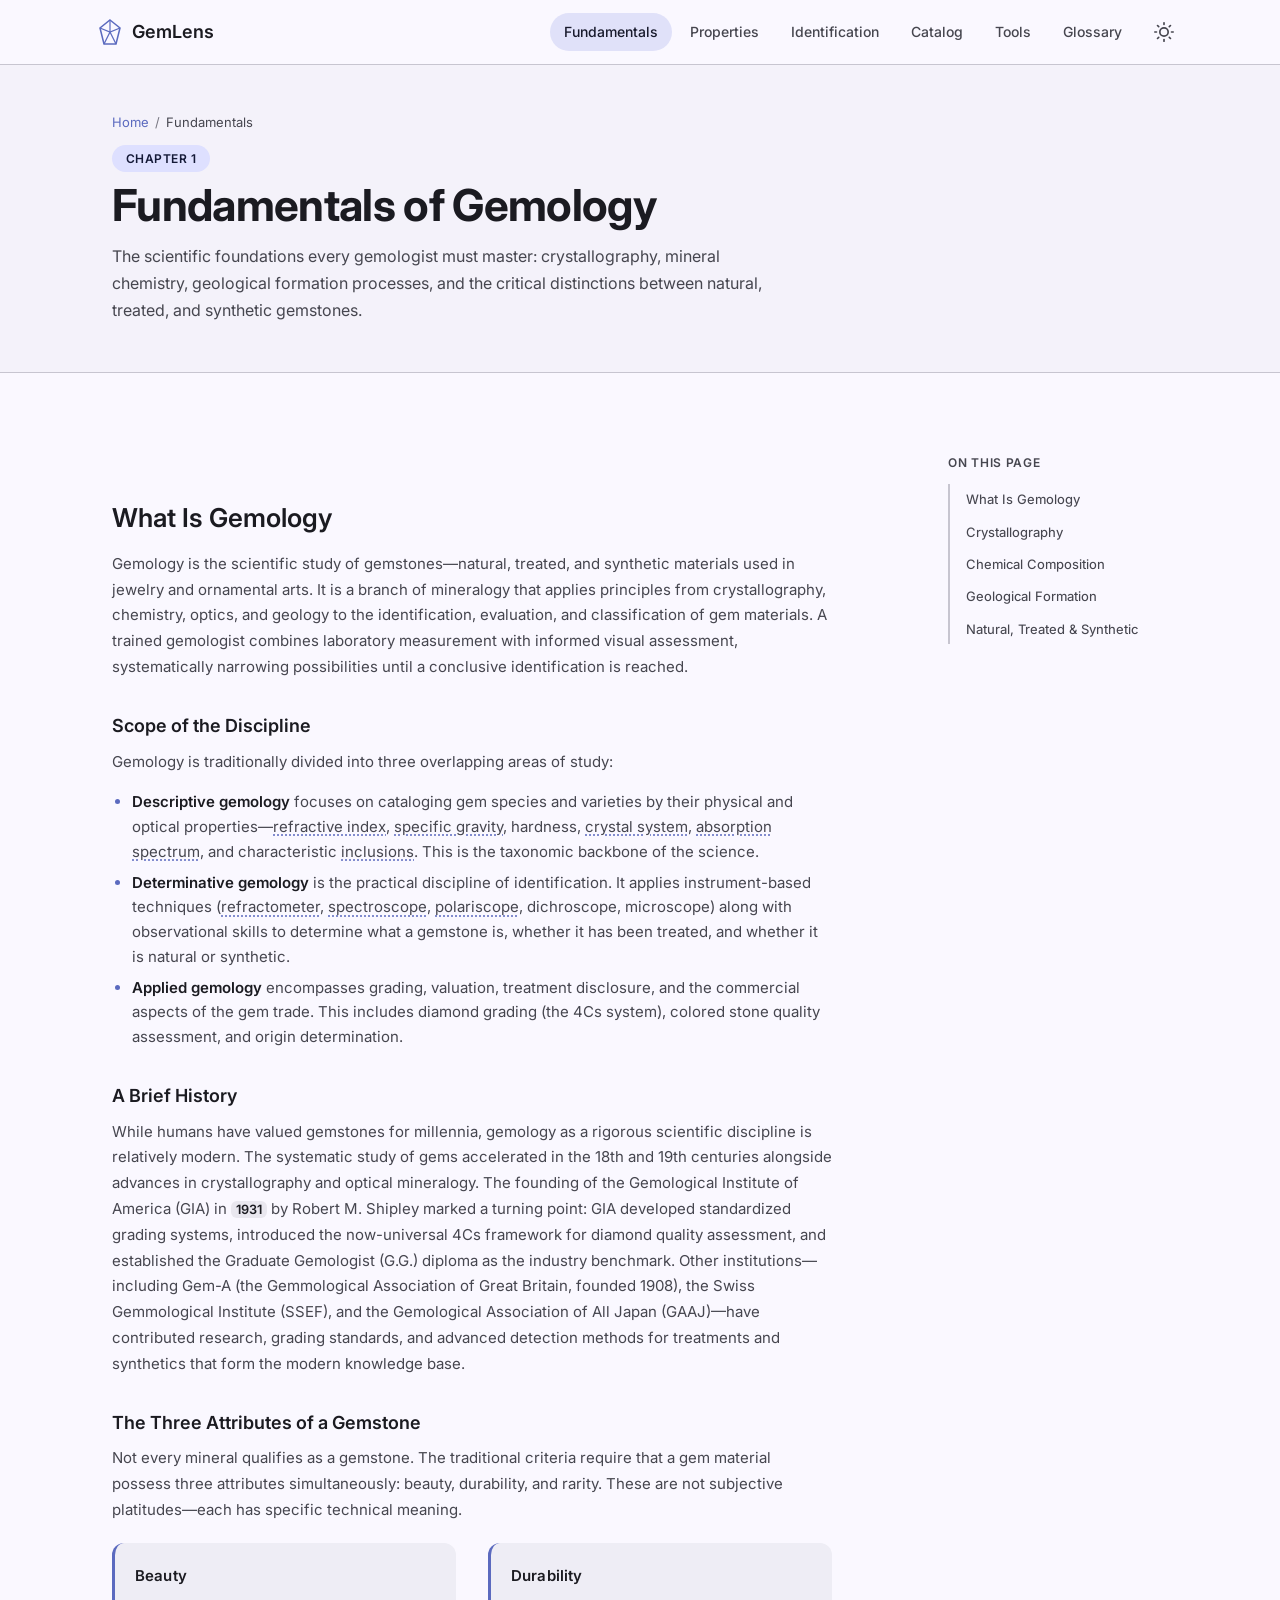
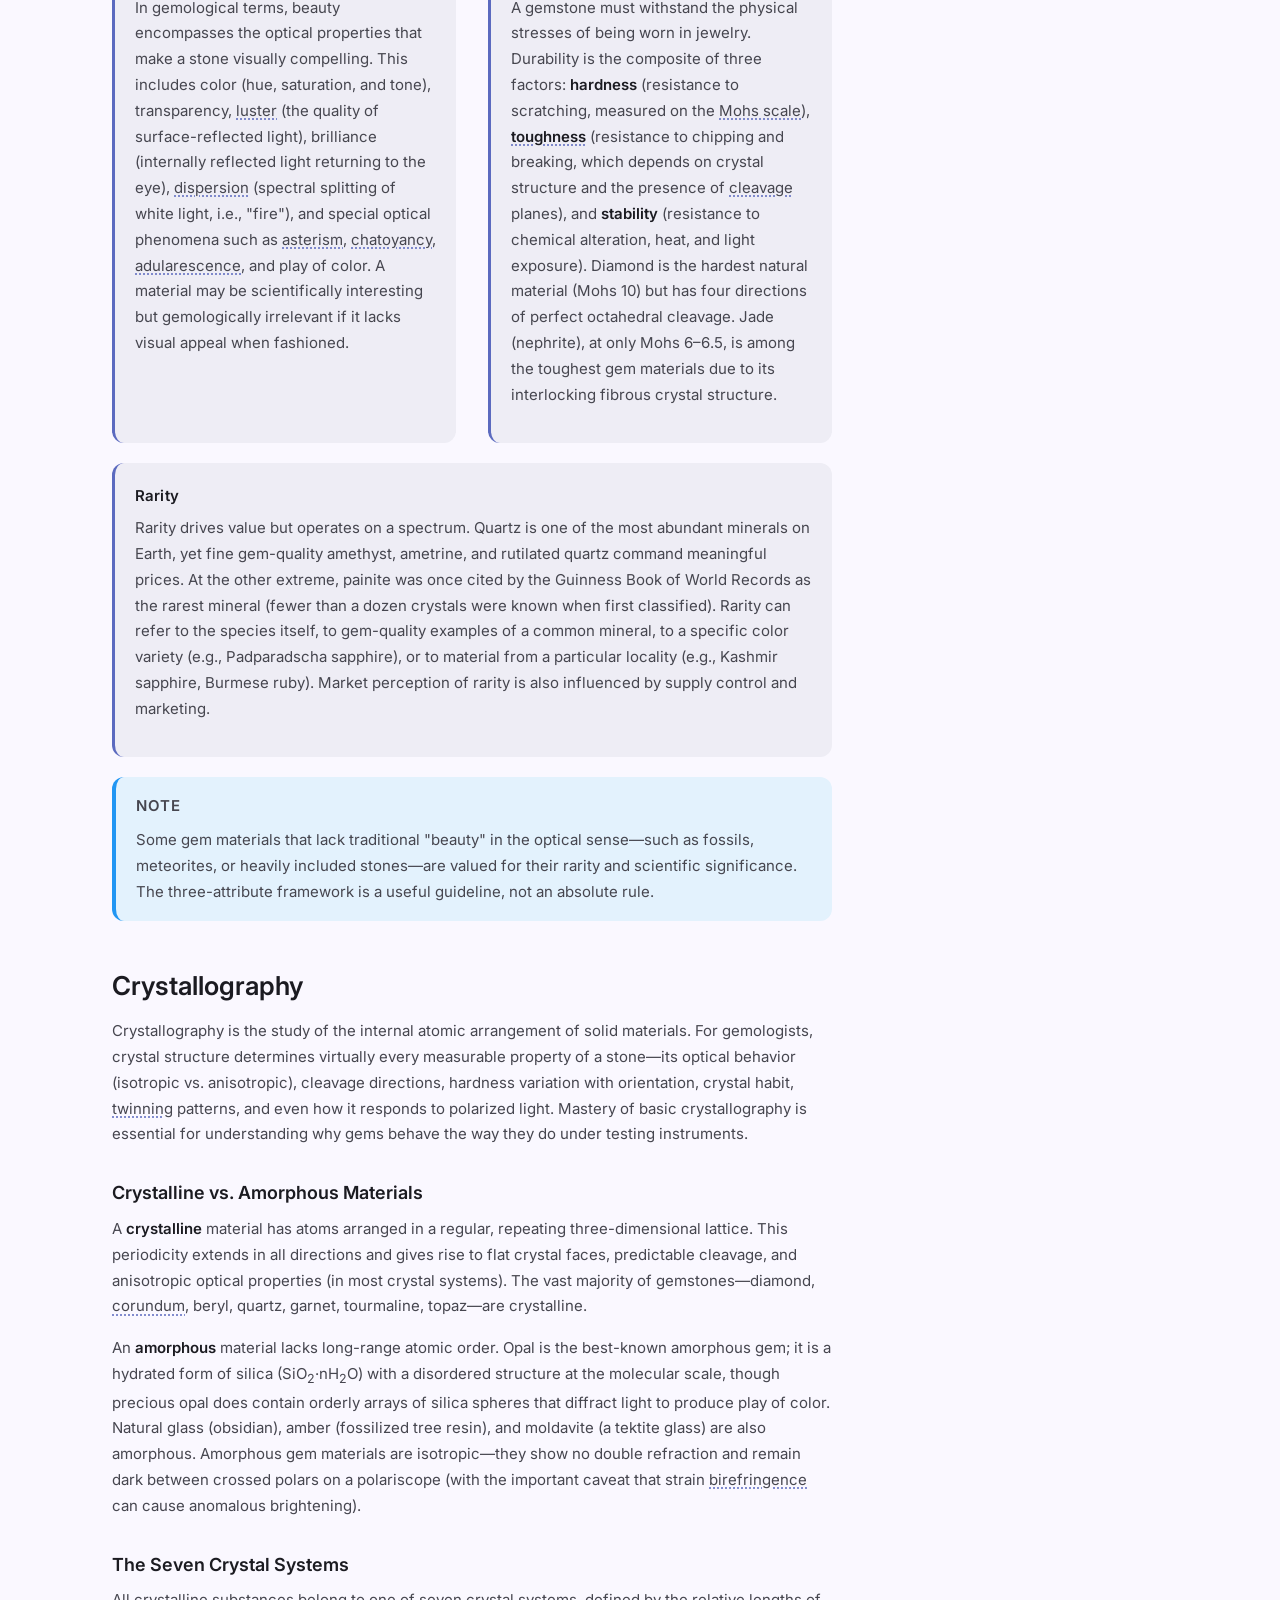
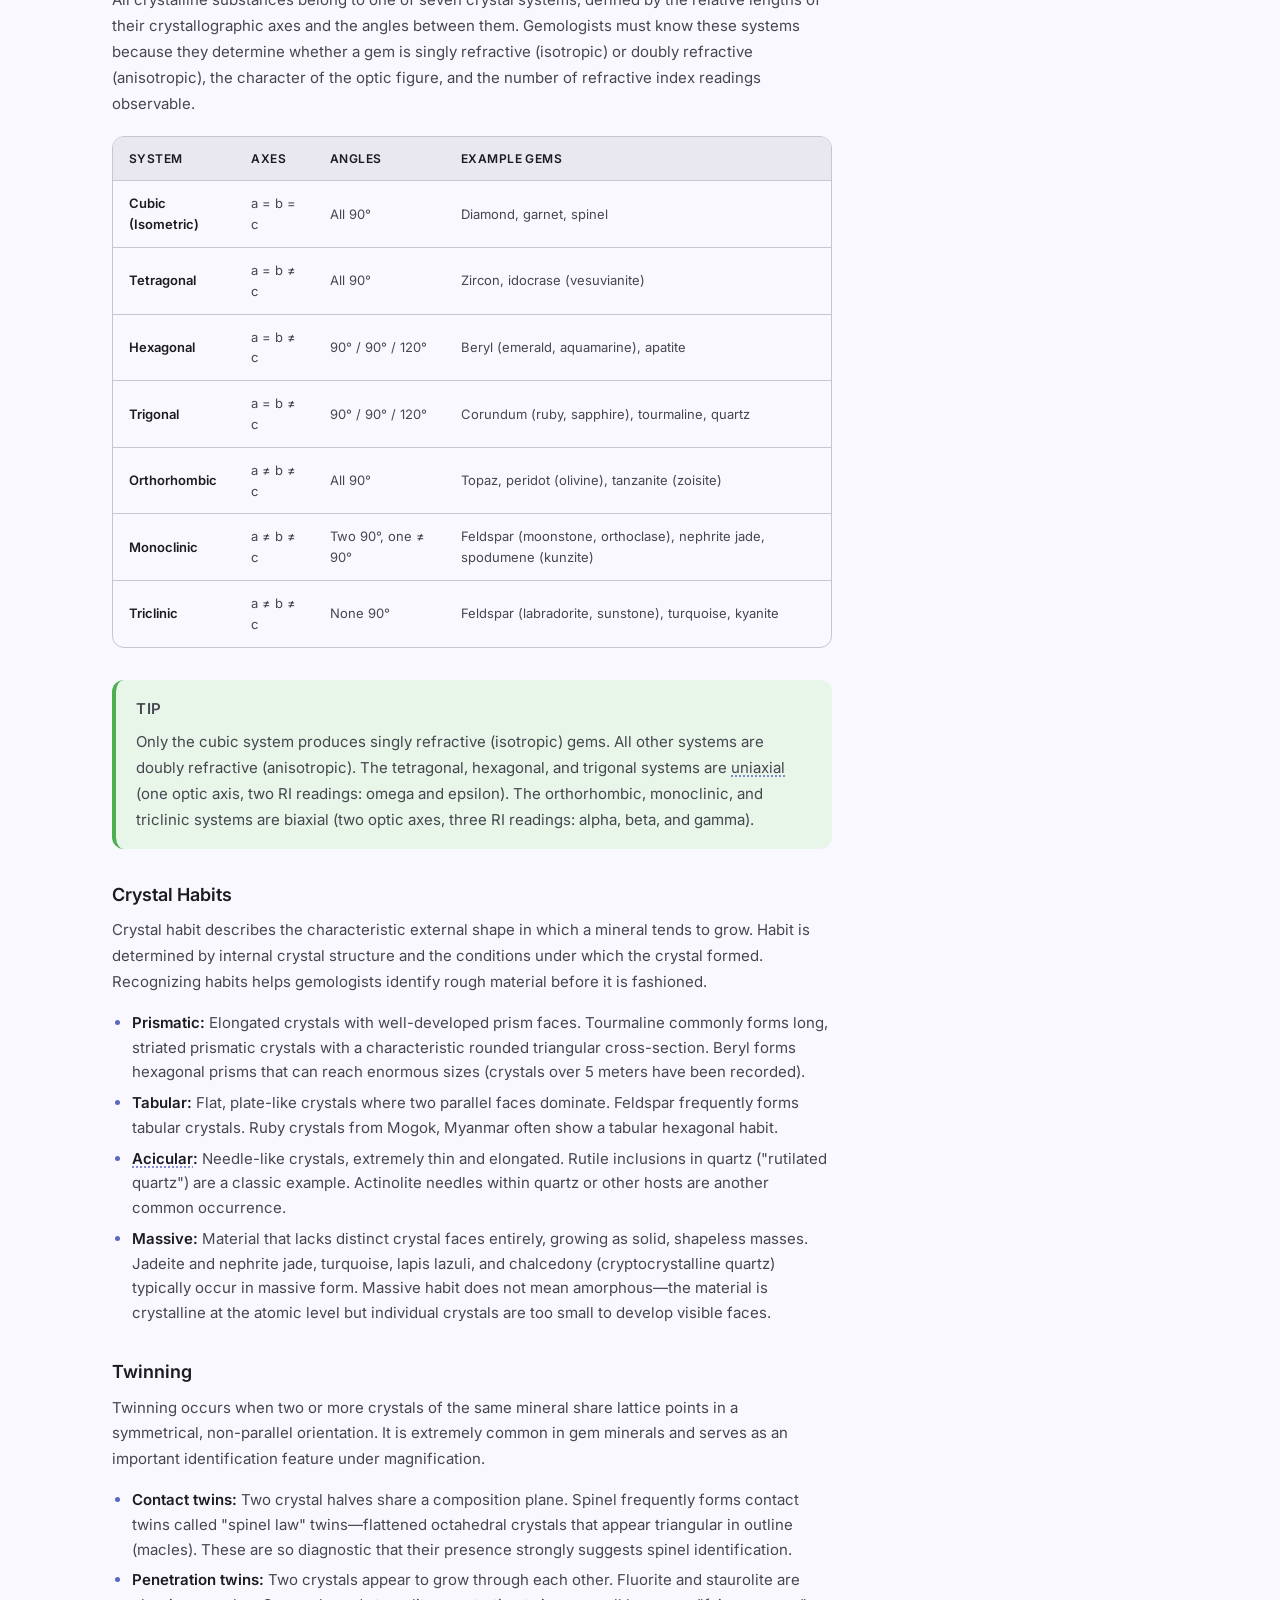
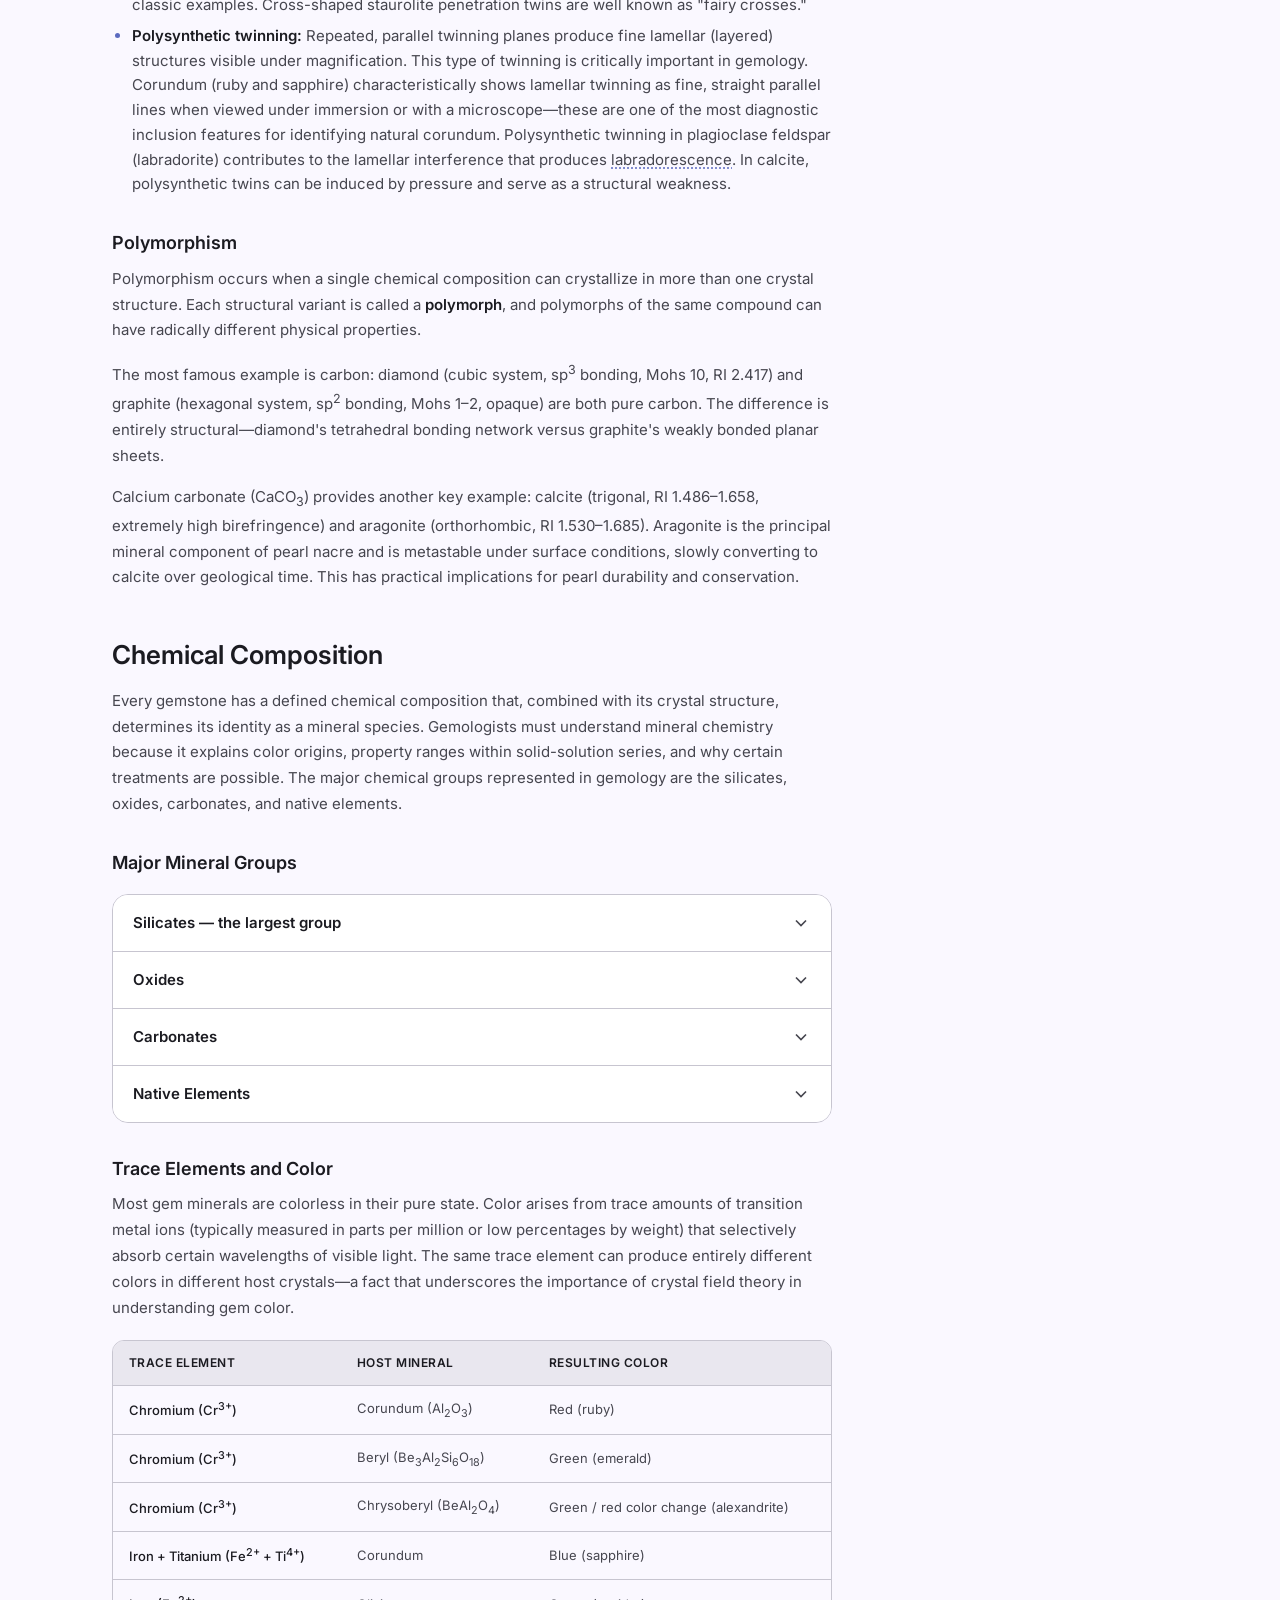
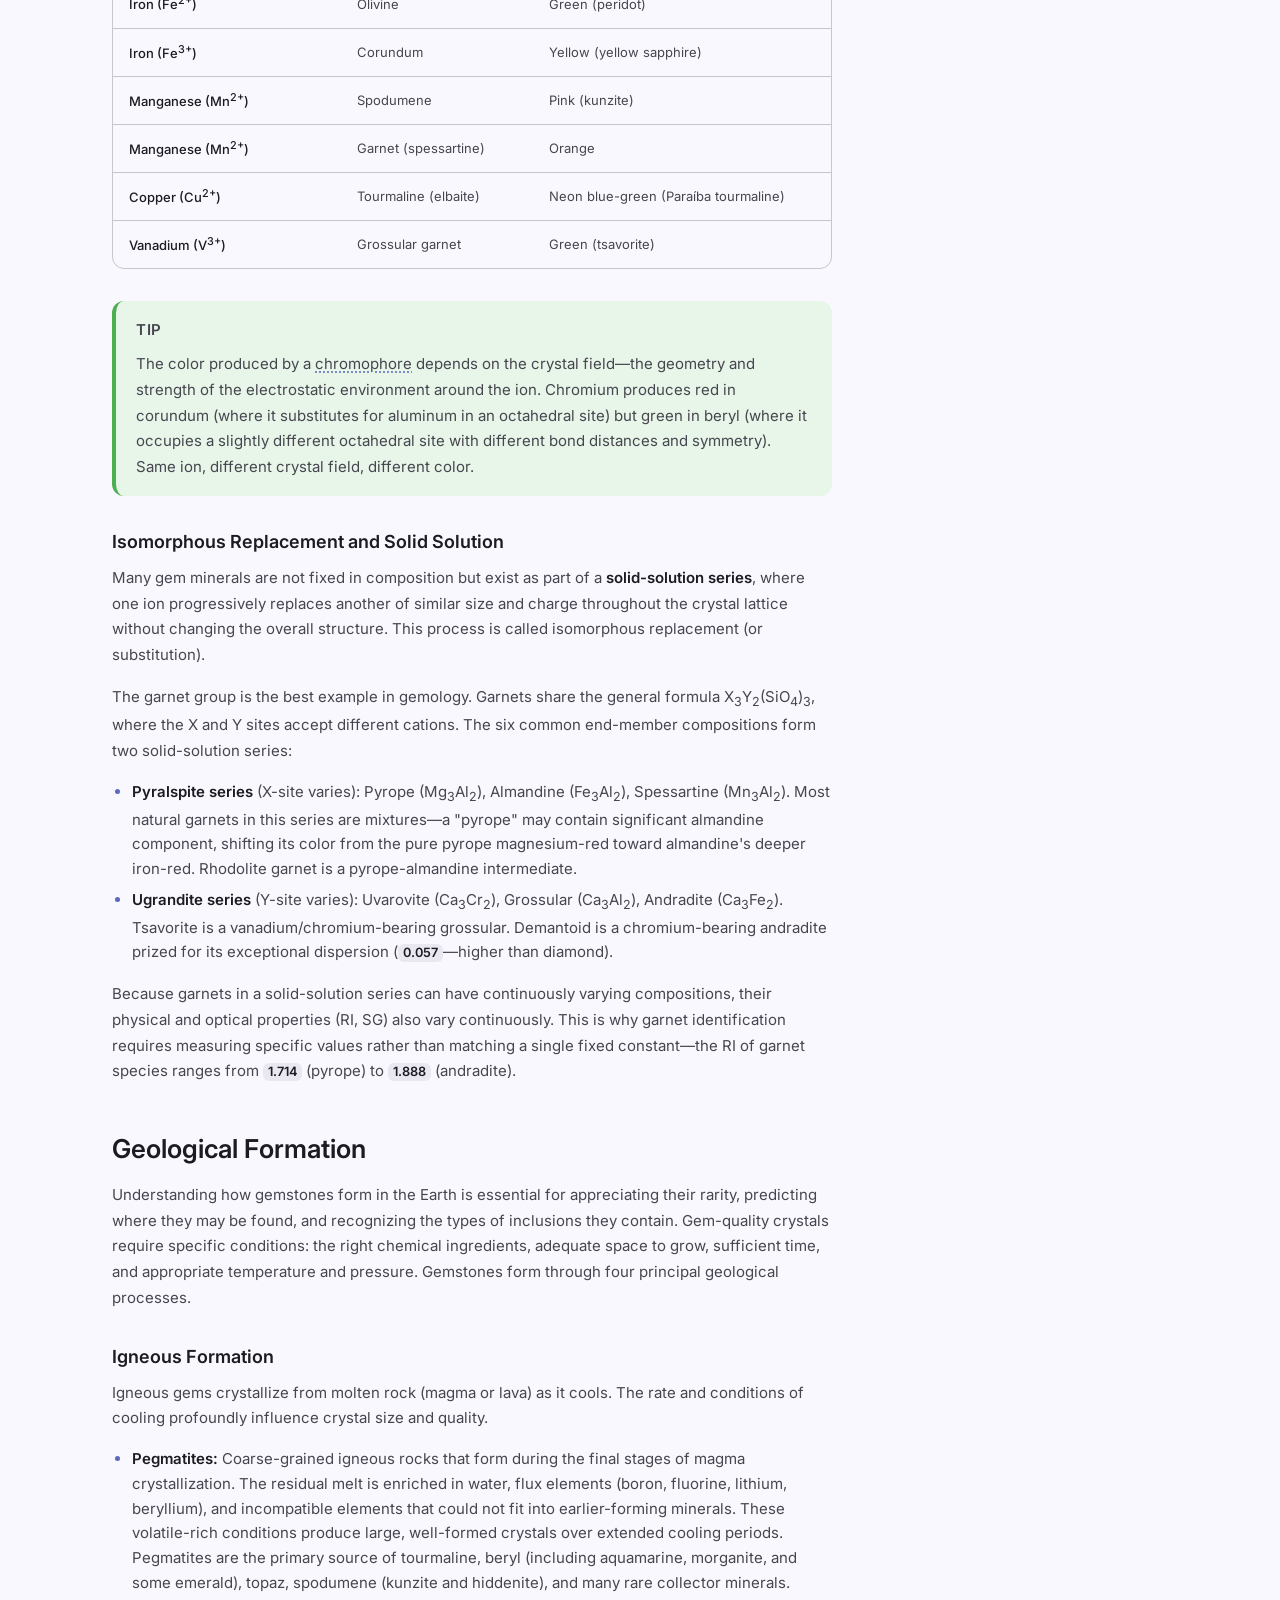
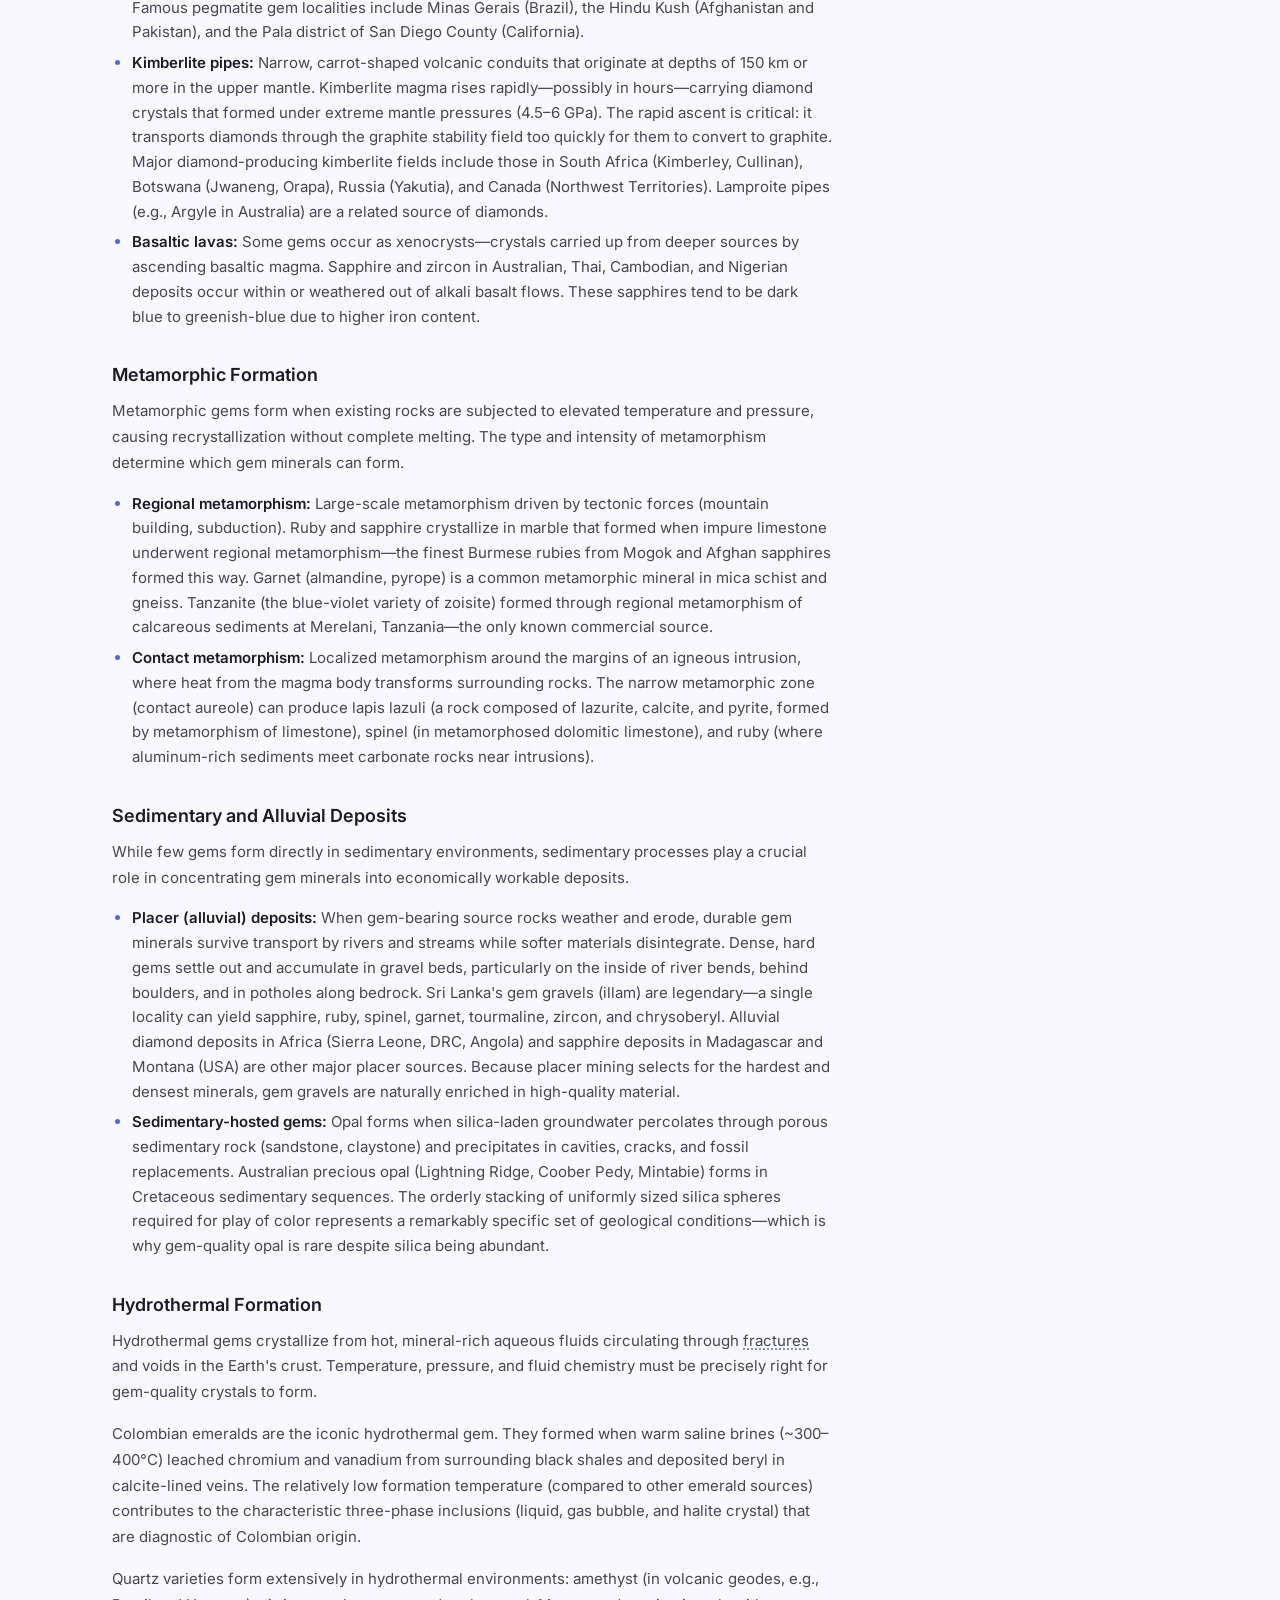
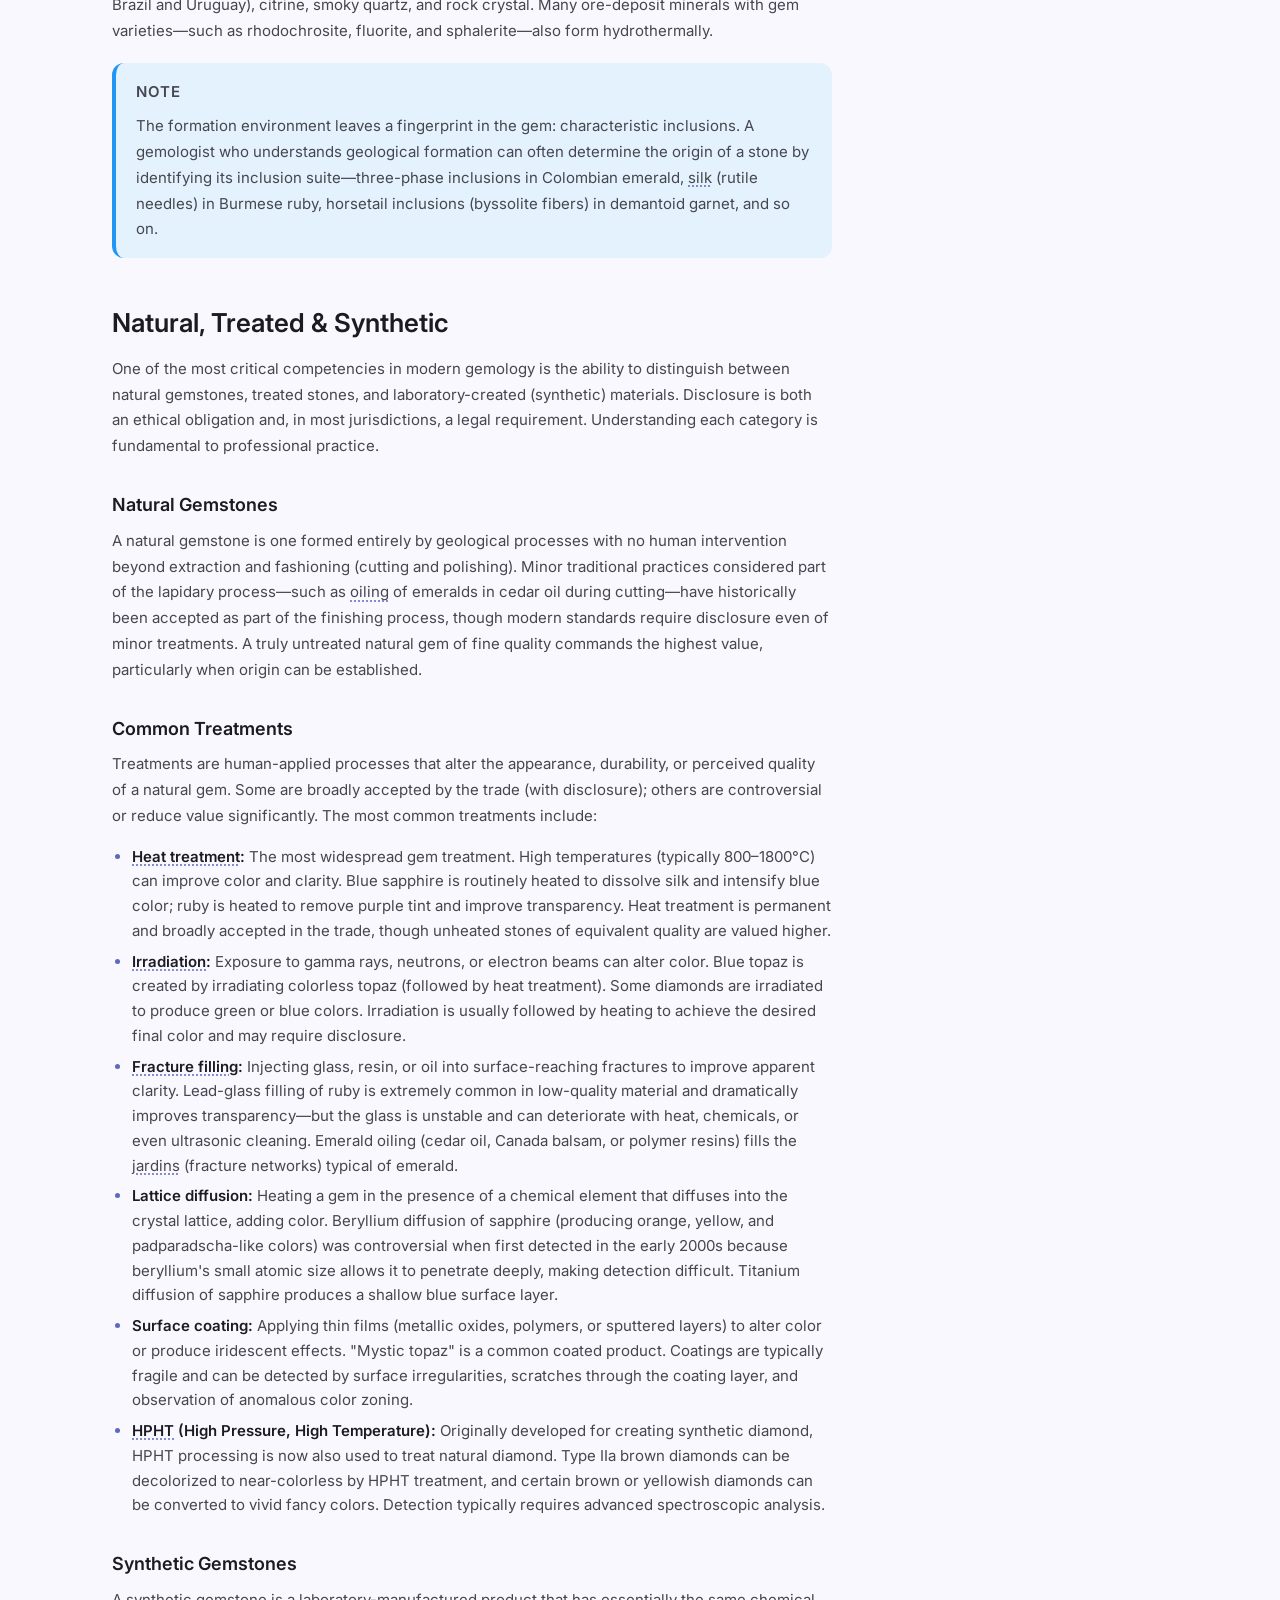
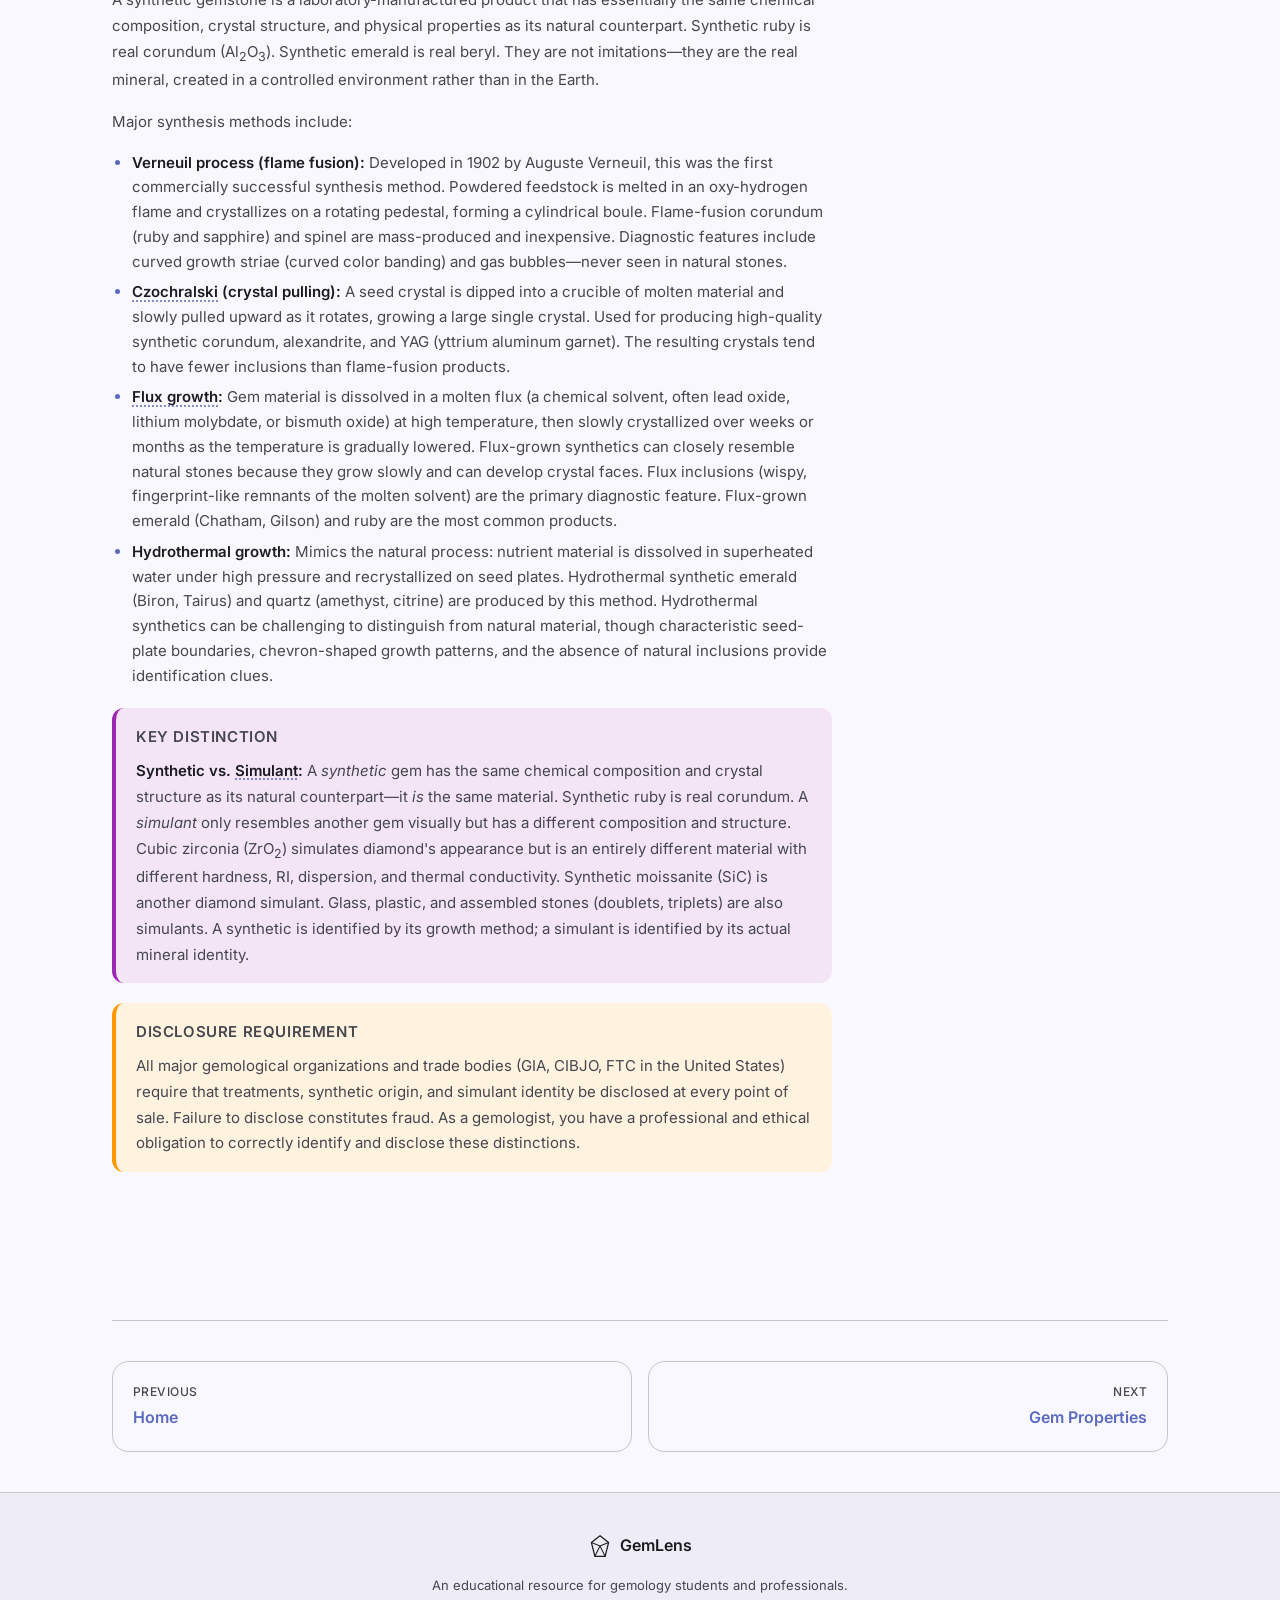
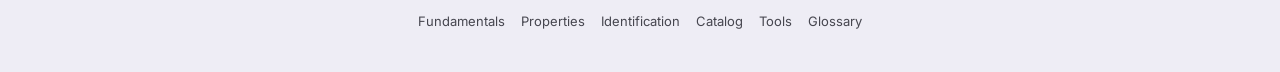
<file: fundamentals.html>
<!DOCTYPE html>
<html lang="en" data-theme="light">
<head>
  <meta charset="UTF-8">
  <meta name="viewport" content="width=device-width, initial-scale=1.0">
  <title>Fundamentals — GemLens</title>
  <meta name="description" content="Comprehensive introduction to gemology fundamentals: crystallography, crystal systems, chemical composition, geological formation, and the distinction between natural, treated, and synthetic gemstones.">
  <link rel="preconnect" href="https://fonts.googleapis.com">
  <link rel="preconnect" href="https://fonts.gstatic.com" crossorigin>
  <link href="https://fonts.googleapis.com/css2?family=Inter:wght@400;500;600;700&display=swap" rel="stylesheet">
  <link rel="stylesheet" href="styles.css">
  <script src="app.js" defer></script>
</head>
<body>

  <header class="top-bar" id="topBar">
    <div class="top-bar__inner">
      <button class="nav-toggle" id="navToggle" aria-label="Open navigation">
        <svg width="24" height="24" viewBox="0 0 24 24" fill="none" stroke="currentColor" stroke-width="2" stroke-linecap="round"><line x1="3" y1="6" x2="21" y2="6"/><line x1="3" y1="12" x2="21" y2="12"/><line x1="3" y1="18" x2="21" y2="18"/></svg>
      </button>
      <a href="index.html" class="top-bar__brand">
        <svg class="top-bar__icon" width="28" height="28" viewBox="0 0 28 28" fill="none">
          <polygon points="14,2 24,10 20,26 8,26 4,10" stroke="currentColor" stroke-width="1.5" fill="none"/>
          <polyline points="4,10 14,14 24,10" stroke="currentColor" stroke-width="1.2" fill="none"/>
          <line x1="14" y1="14" x2="8" y2="26" stroke="currentColor" stroke-width="1.2"/>
          <line x1="14" y1="14" x2="20" y2="26" stroke="currentColor" stroke-width="1.2"/>
          <line x1="14" y1="2" x2="14" y2="14" stroke="currentColor" stroke-width="1.2"/>
        </svg>
        <span>GemLens</span>
      </a>
      <nav class="top-bar__nav" id="mainNav">
        <a href="fundamentals.html" class="nav-link">Fundamentals</a>
        <a href="properties.html" class="nav-link">Properties</a>
        <a href="identification.html" class="nav-link">Identification</a>
        <a href="catalog.html" class="nav-link">Catalog</a>
        <a href="tools.html" class="nav-link">Tools</a>
        <a href="glossary.html" class="nav-link">Glossary</a>
      </nav>
      <button class="theme-toggle" id="themeToggle" aria-label="Toggle dark mode">
        <svg class="icon-sun" width="20" height="20" viewBox="0 0 24 24" fill="none" stroke="currentColor" stroke-width="2" stroke-linecap="round"><circle cx="12" cy="12" r="5"/><line x1="12" y1="1" x2="12" y2="3"/><line x1="12" y1="21" x2="12" y2="23"/><line x1="4.22" y1="4.22" x2="5.64" y2="5.64"/><line x1="18.36" y1="18.36" x2="19.78" y2="19.78"/><line x1="1" y1="12" x2="3" y2="12"/><line x1="21" y1="12" x2="23" y2="12"/><line x1="4.22" y1="19.78" x2="5.64" y2="18.36"/><line x1="18.36" y1="5.64" x2="19.78" y2="4.22"/></svg>
        <svg class="icon-moon" width="20" height="20" viewBox="0 0 24 24" fill="none" stroke="currentColor" stroke-width="2" stroke-linecap="round"><path d="M21 12.79A9 9 0 1111.21 3 7 7 0 0021 12.79z"/></svg>
      </button>
    </div>
  </header>
  <div class="drawer-scrim" id="drawerScrim"></div>
  <aside class="drawer" id="drawer">
    <div class="drawer__header">
      <span class="drawer__title">GemLens</span>
      <button class="drawer__close" id="drawerClose" aria-label="Close navigation">
        <svg width="24" height="24" viewBox="0 0 24 24" fill="none" stroke="currentColor" stroke-width="2" stroke-linecap="round"><line x1="18" y1="6" x2="6" y2="18"/><line x1="6" y1="6" x2="18" y2="18"/></svg>
      </button>
    </div>
    <nav class="drawer__nav">
      <a href="index.html" class="drawer__link">Home</a>
      <a href="fundamentals.html" class="drawer__link">Fundamentals</a>
      <a href="properties.html" class="drawer__link">Properties</a>
      <a href="identification.html" class="drawer__link">Identification</a>
      <a href="catalog.html" class="drawer__link">Catalog</a>
      <a href="tools.html" class="drawer__link">Tools</a>
      <a href="glossary.html" class="drawer__link">Glossary</a>
    </nav>
  </aside>

  <main>
    <div class="page-header">
      <div class="container">
        <nav class="breadcrumb">
          <a href="index.html">Home</a>
          <span class="breadcrumb__sep">/</span>
          <span>Fundamentals</span>
        </nav>
        <span class="chip">Chapter 1</span>
        <h1 class="display-medium">Fundamentals of Gemology</h1>
        <p class="body-large">The scientific foundations every gemologist must master: crystallography, mineral chemistry, geological formation processes, and the critical distinctions between natural, treated, and synthetic gemstones.</p>
      </div>
    </div>

    <section class="section">
      <div class="container">
        <div class="content-grid content-grid--with-toc">
          <div class="prose">

            <!-- ============================================= -->
            <!-- SECTION 1: WHAT IS GEMOLOGY                   -->
            <!-- ============================================= -->
            <h2 id="what-is-gemology" class="reveal">What Is Gemology</h2>

            <div class="reveal">
              <p>Gemology is the scientific study of gemstones&mdash;natural, treated, and synthetic materials used in jewelry and ornamental arts. It is a branch of mineralogy that applies principles from crystallography, chemistry, optics, and geology to the identification, evaluation, and classification of gem materials. A trained gemologist combines laboratory measurement with informed visual assessment, systematically narrowing possibilities until a conclusive identification is reached.</p>
            </div>

            <div class="reveal">
              <h3>Scope of the Discipline</h3>
              <p>Gemology is traditionally divided into three overlapping areas of study:</p>
              <ul>
                <li><strong>Descriptive gemology</strong> focuses on cataloging gem species and varieties by their physical and optical properties&mdash;refractive index, specific gravity, hardness, crystal system, absorption spectrum, and characteristic inclusions. This is the taxonomic backbone of the science.</li>
                <li><strong>Determinative gemology</strong> is the practical discipline of identification. It applies instrument-based techniques (refractometer, spectroscope, polariscope, dichroscope, microscope) along with observational skills to determine what a gemstone is, whether it has been treated, and whether it is natural or synthetic.</li>
                <li><strong>Applied gemology</strong> encompasses grading, valuation, treatment disclosure, and the commercial aspects of the gem trade. This includes diamond grading (the 4Cs system), colored stone quality assessment, and origin determination.</li>
              </ul>
            </div>

            <div class="reveal">
              <h3>A Brief History</h3>
              <p>While humans have valued gemstones for millennia, gemology as a rigorous scientific discipline is relatively modern. The systematic study of gems accelerated in the 18th and 19th centuries alongside advances in crystallography and optical mineralogy. The founding of the Gemological Institute of America (GIA) in <span class="val">1931</span> by Robert M. Shipley marked a turning point: GIA developed standardized grading systems, introduced the now-universal 4Cs framework for diamond quality assessment, and established the Graduate Gemologist (G.G.) diploma as the industry benchmark. Other institutions&mdash;including Gem-A (the Gemmological Association of Great Britain, founded 1908), the Swiss Gemmological Institute (SSEF), and the Gemological Association of All Japan (GAAJ)&mdash;have contributed research, grading standards, and advanced detection methods for treatments and synthetics that form the modern knowledge base.</p>
            </div>

            <div class="reveal">
              <h3>The Three Attributes of a Gemstone</h3>
              <p>Not every mineral qualifies as a gemstone. The traditional criteria require that a gem material possess three attributes simultaneously: beauty, durability, and rarity. These are not subjective platitudes&mdash;each has specific technical meaning.</p>

              <div class="two-col">
                <div class="info-block">
                  <p class="title-small">Beauty</p>
                  <p>In gemological terms, beauty encompasses the optical properties that make a stone visually compelling. This includes color (hue, saturation, and tone), transparency, luster (the quality of surface-reflected light), brilliance (internally reflected light returning to the eye), dispersion (spectral splitting of white light, i.e., "fire"), and special optical phenomena such as asterism, chatoyancy, adularescence, and play of color. A material may be scientifically interesting but gemologically irrelevant if it lacks visual appeal when fashioned.</p>
                </div>
                <div class="info-block">
                  <p class="title-small">Durability</p>
                  <p>A gemstone must withstand the physical stresses of being worn in jewelry. Durability is the composite of three factors: <strong>hardness</strong> (resistance to scratching, measured on the Mohs scale), <strong>toughness</strong> (resistance to chipping and breaking, which depends on crystal structure and the presence of cleavage planes), and <strong>stability</strong> (resistance to chemical alteration, heat, and light exposure). Diamond is the hardest natural material (Mohs 10) but has four directions of perfect octahedral cleavage. Jade (nephrite), at only Mohs 6&ndash;6.5, is among the toughest gem materials due to its interlocking fibrous crystal structure.</p>
                </div>
              </div>

              <div class="info-block">
                <p class="title-small">Rarity</p>
                <p>Rarity drives value but operates on a spectrum. Quartz is one of the most abundant minerals on Earth, yet fine gem-quality amethyst, ametrine, and rutilated quartz command meaningful prices. At the other extreme, painite was once cited by the Guinness Book of World Records as the rarest mineral (fewer than a dozen crystals were known when first classified). Rarity can refer to the species itself, to gem-quality examples of a common mineral, to a specific color variety (e.g., Padparadscha sapphire), or to material from a particular locality (e.g., Kashmir sapphire, Burmese ruby). Market perception of rarity is also influenced by supply control and marketing.</p>
              </div>
            </div>

            <div class="callout callout--note reveal">
              <p class="callout__label">Note</p>
              <p>Some gem materials that lack traditional "beauty" in the optical sense&mdash;such as fossils, meteorites, or heavily included stones&mdash;are valued for their rarity and scientific significance. The three-attribute framework is a useful guideline, not an absolute rule.</p>
            </div>

            <!-- ============================================= -->
            <!-- SECTION 2: CRYSTALLOGRAPHY                    -->
            <!-- ============================================= -->
            <h2 id="crystallography" class="reveal">Crystallography</h2>

            <div class="reveal">
              <p>Crystallography is the study of the internal atomic arrangement of solid materials. For gemologists, crystal structure determines virtually every measurable property of a stone&mdash;its optical behavior (isotropic vs. anisotropic), cleavage directions, hardness variation with orientation, crystal habit, twinning patterns, and even how it responds to polarized light. Mastery of basic crystallography is essential for understanding why gems behave the way they do under testing instruments.</p>
            </div>

            <div class="reveal">
              <h3>Crystalline vs. Amorphous Materials</h3>
              <p>A <strong>crystalline</strong> material has atoms arranged in a regular, repeating three-dimensional lattice. This periodicity extends in all directions and gives rise to flat crystal faces, predictable cleavage, and anisotropic optical properties (in most crystal systems). The vast majority of gemstones&mdash;diamond, corundum, beryl, quartz, garnet, tourmaline, topaz&mdash;are crystalline.</p>
              <p>An <strong>amorphous</strong> material lacks long-range atomic order. Opal is the best-known amorphous gem; it is a hydrated form of silica (SiO<sub>2</sub>&middot;nH<sub>2</sub>O) with a disordered structure at the molecular scale, though precious opal does contain orderly arrays of silica spheres that diffract light to produce play of color. Natural glass (obsidian), amber (fossilized tree resin), and moldavite (a tektite glass) are also amorphous. Amorphous gem materials are isotropic&mdash;they show no double refraction and remain dark between crossed polars on a polariscope (with the important caveat that strain birefringence can cause anomalous brightening).</p>
            </div>

            <div class="reveal">
              <h3>The Seven Crystal Systems</h3>
              <p>All crystalline substances belong to one of seven crystal systems, defined by the relative lengths of their crystallographic axes and the angles between them. Gemologists must know these systems because they determine whether a gem is singly refractive (isotropic) or doubly refractive (anisotropic), the character of the optic figure, and the number of refractive index readings observable.</p>
            </div>

            <div class="table-wrap reveal">
              <table class="data-table">
                <thead>
                  <tr>
                    <th>System</th>
                    <th>Axes</th>
                    <th>Angles</th>
                    <th>Example Gems</th>
                  </tr>
                </thead>
                <tbody>
                  <tr>
                    <td><strong>Cubic (Isometric)</strong></td>
                    <td>a = b = c</td>
                    <td>All 90&deg;</td>
                    <td>Diamond, garnet, spinel</td>
                  </tr>
                  <tr>
                    <td><strong>Tetragonal</strong></td>
                    <td>a = b &ne; c</td>
                    <td>All 90&deg;</td>
                    <td>Zircon, idocrase (vesuvianite)</td>
                  </tr>
                  <tr>
                    <td><strong>Hexagonal</strong></td>
                    <td>a = b &ne; c</td>
                    <td>90&deg; / 90&deg; / 120&deg;</td>
                    <td>Beryl (emerald, aquamarine), apatite</td>
                  </tr>
                  <tr>
                    <td><strong>Trigonal</strong></td>
                    <td>a = b &ne; c</td>
                    <td>90&deg; / 90&deg; / 120&deg;</td>
                    <td>Corundum (ruby, sapphire), tourmaline, quartz</td>
                  </tr>
                  <tr>
                    <td><strong>Orthorhombic</strong></td>
                    <td>a &ne; b &ne; c</td>
                    <td>All 90&deg;</td>
                    <td>Topaz, peridot (olivine), tanzanite (zoisite)</td>
                  </tr>
                  <tr>
                    <td><strong>Monoclinic</strong></td>
                    <td>a &ne; b &ne; c</td>
                    <td>Two 90&deg;, one &ne; 90&deg;</td>
                    <td>Feldspar (moonstone, orthoclase), nephrite jade, spodumene (kunzite)</td>
                  </tr>
                  <tr>
                    <td><strong>Triclinic</strong></td>
                    <td>a &ne; b &ne; c</td>
                    <td>None 90&deg;</td>
                    <td>Feldspar (labradorite, sunstone), turquoise, kyanite</td>
                  </tr>
                </tbody>
              </table>
            </div>

            <div class="callout callout--tip reveal">
              <p class="callout__label">Tip</p>
              <p>Only the cubic system produces singly refractive (isotropic) gems. All other systems are doubly refractive (anisotropic). The tetragonal, hexagonal, and trigonal systems are uniaxial (one optic axis, two RI readings: omega and epsilon). The orthorhombic, monoclinic, and triclinic systems are biaxial (two optic axes, three RI readings: alpha, beta, and gamma).</p>
            </div>

            <div class="reveal">
              <h3>Crystal Habits</h3>
              <p>Crystal habit describes the characteristic external shape in which a mineral tends to grow. Habit is determined by internal crystal structure and the conditions under which the crystal formed. Recognizing habits helps gemologists identify rough material before it is fashioned.</p>
              <ul>
                <li><strong>Prismatic:</strong> Elongated crystals with well-developed prism faces. Tourmaline commonly forms long, striated prismatic crystals with a characteristic rounded triangular cross-section. Beryl forms hexagonal prisms that can reach enormous sizes (crystals over 5 meters have been recorded).</li>
                <li><strong>Tabular:</strong> Flat, plate-like crystals where two parallel faces dominate. Feldspar frequently forms tabular crystals. Ruby crystals from Mogok, Myanmar often show a tabular hexagonal habit.</li>
                <li><strong>Acicular:</strong> Needle-like crystals, extremely thin and elongated. Rutile inclusions in quartz ("rutilated quartz") are a classic example. Actinolite needles within quartz or other hosts are another common occurrence.</li>
                <li><strong>Massive:</strong> Material that lacks distinct crystal faces entirely, growing as solid, shapeless masses. Jadeite and nephrite jade, turquoise, lapis lazuli, and chalcedony (cryptocrystalline quartz) typically occur in massive form. Massive habit does not mean amorphous&mdash;the material is crystalline at the atomic level but individual crystals are too small to develop visible faces.</li>
              </ul>
            </div>

            <div class="reveal">
              <h3>Twinning</h3>
              <p>Twinning occurs when two or more crystals of the same mineral share lattice points in a symmetrical, non-parallel orientation. It is extremely common in gem minerals and serves as an important identification feature under magnification.</p>
              <ul>
                <li><strong>Contact twins:</strong> Two crystal halves share a composition plane. Spinel frequently forms contact twins called "spinel law" twins&mdash;flattened octahedral crystals that appear triangular in outline (macles). These are so diagnostic that their presence strongly suggests spinel identification.</li>
                <li><strong>Penetration twins:</strong> Two crystals appear to grow through each other. Fluorite and staurolite are classic examples. Cross-shaped staurolite penetration twins are well known as "fairy crosses."</li>
                <li><strong>Polysynthetic twinning:</strong> Repeated, parallel twinning planes produce fine lamellar (layered) structures visible under magnification. This type of twinning is critically important in gemology. Corundum (ruby and sapphire) characteristically shows lamellar twinning as fine, straight parallel lines when viewed under immersion or with a microscope&mdash;these are one of the most diagnostic inclusion features for identifying natural corundum. Polysynthetic twinning in plagioclase feldspar (labradorite) contributes to the lamellar interference that produces labradorescence. In calcite, polysynthetic twins can be induced by pressure and serve as a structural weakness.</li>
              </ul>
            </div>

            <div class="reveal">
              <h3>Polymorphism</h3>
              <p>Polymorphism occurs when a single chemical composition can crystallize in more than one crystal structure. Each structural variant is called a <strong>polymorph</strong>, and polymorphs of the same compound can have radically different physical properties.</p>
              <p>The most famous example is carbon: diamond (cubic system, sp<sup>3</sup> bonding, Mohs 10, RI 2.417) and graphite (hexagonal system, sp<sup>2</sup> bonding, Mohs 1&ndash;2, opaque) are both pure carbon. The difference is entirely structural&mdash;diamond's tetrahedral bonding network versus graphite's weakly bonded planar sheets.</p>
              <p>Calcium carbonate (CaCO<sub>3</sub>) provides another key example: calcite (trigonal, RI 1.486&ndash;1.658, extremely high birefringence) and aragonite (orthorhombic, RI 1.530&ndash;1.685). Aragonite is the principal mineral component of pearl nacre and is metastable under surface conditions, slowly converting to calcite over geological time. This has practical implications for pearl durability and conservation.</p>
            </div>

            <!-- ============================================= -->
            <!-- SECTION 3: CHEMICAL COMPOSITION               -->
            <!-- ============================================= -->
            <h2 id="chemical-composition" class="reveal">Chemical Composition</h2>

            <div class="reveal">
              <p>Every gemstone has a defined chemical composition that, combined with its crystal structure, determines its identity as a mineral species. Gemologists must understand mineral chemistry because it explains color origins, property ranges within solid-solution series, and why certain treatments are possible. The major chemical groups represented in gemology are the silicates, oxides, carbonates, and native elements.</p>
            </div>

            <div class="reveal">
              <h3>Major Mineral Groups</h3>
            </div>

            <div class="accordion reveal">
              <div class="accordion__item">
                <button class="accordion__trigger">
                  Silicates &mdash; the largest group
                  <svg width="20" height="20" viewBox="0 0 24 24" fill="none" stroke="currentColor" stroke-width="2"><polyline points="6 9 12 15 18 9"/></svg>
                </button>
                <div class="accordion__body">
                  <div class="accordion__inner">
                    <p>Silicates account for the majority of gem minerals. They are built on the SiO<sub>4</sub> tetrahedron&mdash;one silicon atom bonded to four oxygen atoms&mdash;and are classified by how these tetrahedra link together:</p>
                    <ul>
                      <li><strong>Nesosilicates (isolated tetrahedra):</strong> Each SiO<sub>4</sub> unit is independent, bonded to other cations rather than sharing oxygen atoms with adjacent tetrahedra. This group includes garnet (e.g., pyrope Mg<sub>3</sub>Al<sub>2</sub>(SiO<sub>4</sub>)<sub>3</sub>), olivine/peridot (Mg,Fe)<sub>2</sub>SiO<sub>4</sub>, zircon (ZrSiO<sub>4</sub>), and topaz (Al<sub>2</sub>SiO<sub>4</sub>(F,OH)<sub>2</sub>). Nesosilicates tend to have relatively high hardness and specific gravity due to efficient atomic packing.</li>
                      <li><strong>Cyclosilicates (ring silicates):</strong> Tetrahedra link in closed rings of 3, 4, or 6 units. The six-membered ring is the most important in gemology: beryl (Be<sub>3</sub>Al<sub>2</sub>Si<sub>6</sub>O<sub>18</sub>) and tourmaline (complex borosilicate) both have structures based on six-membered rings. The hexagonal channels formed by beryl's ring structure can host water molecules and alkali ions, which influence its optical properties.</li>
                      <li><strong>Inosilicates (chain silicates):</strong> Tetrahedra share oxygen atoms to form single or double chains. The amphibole group (double chains) includes nephrite jade (a variety of tremolite-actinolite), valued for its extraordinary toughness resulting from interlocking fibrous crystals. The pyroxene group (single chains) includes jadeite (NaAlSi<sub>2</sub>O<sub>6</sub>), spodumene (kunzite, hiddenite), and diopside.</li>
                      <li><strong>Tectosilicates (framework silicates):</strong> Every tetrahedron shares all four oxygen atoms with neighbors, creating a three-dimensional framework. This group includes quartz (SiO<sub>2</sub>)&mdash;the most common gem mineral&mdash;and the feldspar family. Feldspars such as orthoclase (moonstone), labradorite, and sunstone are tectosilicates with aluminum substituting for some silicon in the framework, balanced by alkali or alkaline-earth cations.</li>
                    </ul>
                  </div>
                </div>
              </div>

              <div class="accordion__item">
                <button class="accordion__trigger">
                  Oxides
                  <svg width="20" height="20" viewBox="0 0 24 24" fill="none" stroke="currentColor" stroke-width="2"><polyline points="6 9 12 15 18 9"/></svg>
                </button>
                <div class="accordion__body">
                  <div class="accordion__inner">
                    <p>Oxide gems consist of metal cations bonded directly to oxygen. This group includes some of the most important and valuable gemstones:</p>
                    <ul>
                      <li><strong>Corundum (Al<sub>2</sub>O<sub>3</sub>):</strong> Pure aluminum oxide, crystallizing in the trigonal system. In its pure state it is colorless; trace chromium produces ruby (red), while iron and titanium together produce blue sapphire. Corundum is Mohs 9 and has no true cleavage, making it exceptionally durable.</li>
                      <li><strong>Spinel (MgAl<sub>2</sub>O<sub>4</sub>):</strong> A cubic oxide historically confused with ruby. The "Black Prince's Ruby" and the "Timur Ruby" in the British Crown Jewels are actually spinels. Natural spinel is singly refractive&mdash;a key distinction from corundum.</li>
                      <li><strong>Chrysoberyl (BeAl<sub>2</sub>O<sub>4</sub>):</strong> An orthorhombic oxide that produces two famous varieties: alexandrite (dramatic color change from green in daylight to red in incandescent light, caused by chromium) and cat's eye chrysoberyl (sharp chatoyancy from parallel needle-like inclusions). Ordinary chrysoberyl is a hard (Mohs 8.5), durable yellowish-green gem.</li>
                    </ul>
                  </div>
                </div>
              </div>

              <div class="accordion__item">
                <button class="accordion__trigger">
                  Carbonates
                  <svg width="20" height="20" viewBox="0 0 24 24" fill="none" stroke="currentColor" stroke-width="2"><polyline points="6 9 12 15 18 9"/></svg>
                </button>
                <div class="accordion__body">
                  <div class="accordion__inner">
                    <p>Carbonate minerals contain the CO<sub>3</sub><sup>2&minus;</sup> anion group. While few carbonates are hard enough for conventional jewelry use, two are gemologically significant:</p>
                    <ul>
                      <li><strong>Calcite (CaCO<sub>3</sub>):</strong> Trigonal system. Rarely used as a faceted gem due to its low hardness (Mohs 3) and perfect cleavage in three directions, but it is notable for its extreme birefringence (0.172)&mdash;the doubling of images seen through a transparent calcite rhomb ("Iceland spar") is a classic demonstration of double refraction.</li>
                      <li><strong>Aragonite (CaCO<sub>3</sub>):</strong> The orthorhombic polymorph of calcium carbonate. Aragonite is the primary mineral in pearl nacre, deposited in overlapping platelet layers by mollusks. The iridescent orient of a fine pearl results from thin-film interference and diffraction at the edges of these aragonite platelets.</li>
                    </ul>
                  </div>
                </div>
              </div>

              <div class="accordion__item">
                <button class="accordion__trigger">
                  Native Elements
                  <svg width="20" height="20" viewBox="0 0 24 24" fill="none" stroke="currentColor" stroke-width="2"><polyline points="6 9 12 15 18 9"/></svg>
                </button>
                <div class="accordion__body">
                  <div class="accordion__inner">
                    <p>A small number of gem materials are composed of a single element in its native (uncombined) state:</p>
                    <ul>
                      <li><strong>Diamond (C):</strong> Pure carbon crystallized in the cubic system under extreme pressure (at least 4.5&ndash;6 GPa) and temperature (900&ndash;1300&deg;C) at depths of approximately 150&ndash;250 km in the Earth's upper mantle, within the stability field of the diamond crystal structure. Each carbon atom is covalently bonded to four neighbors in a tetrahedral arrangement&mdash;this strong, uniform bonding gives diamond its unmatched hardness (Mohs 10), exceptional thermal conductivity, and high refractive index (<span class="val">2.417</span>). The wide transparency range and high dispersion (<span class="val">0.044</span>) produce the "fire" that makes diamond optically distinctive.</li>
                      <li><strong>Sulfur, gold, and copper</strong> are occasionally encountered as native-element gems or gem components (e.g., copper inclusions producing the aventurescence in sunstone), but diamond is by far the most commercially important native element in gemology.</li>
                    </ul>
                  </div>
                </div>
              </div>
            </div>

            <div class="reveal">
              <h3>Trace Elements and Color</h3>
              <p>Most gem minerals are colorless in their pure state. Color arises from trace amounts of transition metal ions (typically measured in parts per million or low percentages by weight) that selectively absorb certain wavelengths of visible light. The same trace element can produce entirely different colors in different host crystals&mdash;a fact that underscores the importance of crystal field theory in understanding gem color.</p>

              <div class="table-wrap">
                <table class="data-table">
                  <thead>
                    <tr>
                      <th>Trace Element</th>
                      <th>Host Mineral</th>
                      <th>Resulting Color</th>
                    </tr>
                  </thead>
                  <tbody>
                    <tr>
                      <td>Chromium (Cr<sup>3+</sup>)</td>
                      <td>Corundum (Al<sub>2</sub>O<sub>3</sub>)</td>
                      <td>Red (ruby)</td>
                    </tr>
                    <tr>
                      <td>Chromium (Cr<sup>3+</sup>)</td>
                      <td>Beryl (Be<sub>3</sub>Al<sub>2</sub>Si<sub>6</sub>O<sub>18</sub>)</td>
                      <td>Green (emerald)</td>
                    </tr>
                    <tr>
                      <td>Chromium (Cr<sup>3+</sup>)</td>
                      <td>Chrysoberyl (BeAl<sub>2</sub>O<sub>4</sub>)</td>
                      <td>Green / red color change (alexandrite)</td>
                    </tr>
                    <tr>
                      <td>Iron + Titanium (Fe<sup>2+</sup> + Ti<sup>4+</sup>)</td>
                      <td>Corundum</td>
                      <td>Blue (sapphire)</td>
                    </tr>
                    <tr>
                      <td>Iron (Fe<sup>2+</sup>)</td>
                      <td>Olivine</td>
                      <td>Green (peridot)</td>
                    </tr>
                    <tr>
                      <td>Iron (Fe<sup>3+</sup>)</td>
                      <td>Corundum</td>
                      <td>Yellow (yellow sapphire)</td>
                    </tr>
                    <tr>
                      <td>Manganese (Mn<sup>2+</sup>)</td>
                      <td>Spodumene</td>
                      <td>Pink (kunzite)</td>
                    </tr>
                    <tr>
                      <td>Manganese (Mn<sup>2+</sup>)</td>
                      <td>Garnet (spessartine)</td>
                      <td>Orange</td>
                    </tr>
                    <tr>
                      <td>Copper (Cu<sup>2+</sup>)</td>
                      <td>Tourmaline (elbaite)</td>
                      <td>Neon blue-green (Para&iacute;ba tourmaline)</td>
                    </tr>
                    <tr>
                      <td>Vanadium (V<sup>3+</sup>)</td>
                      <td>Grossular garnet</td>
                      <td>Green (tsavorite)</td>
                    </tr>
                  </tbody>
                </table>
              </div>
            </div>

            <div class="callout callout--tip reveal">
              <p class="callout__label">Tip</p>
              <p>The color produced by a chromophore depends on the crystal field&mdash;the geometry and strength of the electrostatic environment around the ion. Chromium produces red in corundum (where it substitutes for aluminum in an octahedral site) but green in beryl (where it occupies a slightly different octahedral site with different bond distances and symmetry). Same ion, different crystal field, different color.</p>
            </div>

            <div class="reveal">
              <h3>Isomorphous Replacement and Solid Solution</h3>
              <p>Many gem minerals are not fixed in composition but exist as part of a <strong>solid-solution series</strong>, where one ion progressively replaces another of similar size and charge throughout the crystal lattice without changing the overall structure. This process is called isomorphous replacement (or substitution).</p>
              <p>The garnet group is the best example in gemology. Garnets share the general formula X<sub>3</sub>Y<sub>2</sub>(SiO<sub>4</sub>)<sub>3</sub>, where the X and Y sites accept different cations. The six common end-member compositions form two solid-solution series:</p>
              <ul>
                <li><strong>Pyralspite series</strong> (X-site varies): Pyrope (Mg<sub>3</sub>Al<sub>2</sub>), Almandine (Fe<sub>3</sub>Al<sub>2</sub>), Spessartine (Mn<sub>3</sub>Al<sub>2</sub>). Most natural garnets in this series are mixtures&mdash;a "pyrope" may contain significant almandine component, shifting its color from the pure pyrope magnesium-red toward almandine's deeper iron-red. Rhodolite garnet is a pyrope-almandine intermediate.</li>
                <li><strong>Ugrandite series</strong> (Y-site varies): Uvarovite (Ca<sub>3</sub>Cr<sub>2</sub>), Grossular (Ca<sub>3</sub>Al<sub>2</sub>), Andradite (Ca<sub>3</sub>Fe<sub>2</sub>). Tsavorite is a vanadium/chromium-bearing grossular. Demantoid is a chromium-bearing andradite prized for its exceptional dispersion (<span class="val">0.057</span>&mdash;higher than diamond).</li>
              </ul>
              <p>Because garnets in a solid-solution series can have continuously varying compositions, their physical and optical properties (RI, SG) also vary continuously. This is why garnet identification requires measuring specific values rather than matching a single fixed constant&mdash;the RI of garnet species ranges from <span class="val">1.714</span> (pyrope) to <span class="val">1.888</span> (andradite).</p>
            </div>

            <!-- ============================================= -->
            <!-- SECTION 4: GEOLOGICAL FORMATION               -->
            <!-- ============================================= -->
            <h2 id="geological-formation" class="reveal">Geological Formation</h2>

            <div class="reveal">
              <p>Understanding how gemstones form in the Earth is essential for appreciating their rarity, predicting where they may be found, and recognizing the types of inclusions they contain. Gem-quality crystals require specific conditions: the right chemical ingredients, adequate space to grow, sufficient time, and appropriate temperature and pressure. Gemstones form through four principal geological processes.</p>
            </div>

            <div class="reveal">
              <h3>Igneous Formation</h3>
              <p>Igneous gems crystallize from molten rock (magma or lava) as it cools. The rate and conditions of cooling profoundly influence crystal size and quality.</p>
              <ul>
                <li>
                  <strong>Pegmatites:</strong> Coarse-grained igneous rocks that form during the final stages of magma crystallization. The residual melt is enriched in water, flux elements (boron, fluorine, lithium, beryllium), and incompatible elements that could not fit into earlier-forming minerals. These volatile-rich conditions produce large, well-formed crystals over extended cooling periods. Pegmatites are the primary source of tourmaline, beryl (including aquamarine, morganite, and some emerald), topaz, spodumene (kunzite and hiddenite), and many rare collector minerals. Famous pegmatite gem localities include Minas Gerais (Brazil), the Hindu Kush (Afghanistan and Pakistan), and the Pala district of San Diego County (California).
                </li>
                <li>
                  <strong>Kimberlite pipes:</strong> Narrow, carrot-shaped volcanic conduits that originate at depths of 150 km or more in the upper mantle. Kimberlite magma rises rapidly&mdash;possibly in hours&mdash;carrying diamond crystals that formed under extreme mantle pressures (4.5&ndash;6 GPa). The rapid ascent is critical: it transports diamonds through the graphite stability field too quickly for them to convert to graphite. Major diamond-producing kimberlite fields include those in South Africa (Kimberley, Cullinan), Botswana (Jwaneng, Orapa), Russia (Yakutia), and Canada (Northwest Territories). Lamproite pipes (e.g., Argyle in Australia) are a related source of diamonds.
                </li>
                <li>
                  <strong>Basaltic lavas:</strong> Some gems occur as xenocrysts&mdash;crystals carried up from deeper sources by ascending basaltic magma. Sapphire and zircon in Australian, Thai, Cambodian, and Nigerian deposits occur within or weathered out of alkali basalt flows. These sapphires tend to be dark blue to greenish-blue due to higher iron content.
                </li>
              </ul>
            </div>

            <div class="reveal">
              <h3>Metamorphic Formation</h3>
              <p>Metamorphic gems form when existing rocks are subjected to elevated temperature and pressure, causing recrystallization without complete melting. The type and intensity of metamorphism determine which gem minerals can form.</p>
              <ul>
                <li>
                  <strong>Regional metamorphism:</strong> Large-scale metamorphism driven by tectonic forces (mountain building, subduction). Ruby and sapphire crystallize in marble that formed when impure limestone underwent regional metamorphism&mdash;the finest Burmese rubies from Mogok and Afghan sapphires formed this way. Garnet (almandine, pyrope) is a common metamorphic mineral in mica schist and gneiss. Tanzanite (the blue-violet variety of zoisite) formed through regional metamorphism of calcareous sediments at Merelani, Tanzania&mdash;the only known commercial source.
                </li>
                <li>
                  <strong>Contact metamorphism:</strong> Localized metamorphism around the margins of an igneous intrusion, where heat from the magma body transforms surrounding rocks. The narrow metamorphic zone (contact aureole) can produce lapis lazuli (a rock composed of lazurite, calcite, and pyrite, formed by metamorphism of limestone), spinel (in metamorphosed dolomitic limestone), and ruby (where aluminum-rich sediments meet carbonate rocks near intrusions).
                </li>
              </ul>
            </div>

            <div class="reveal">
              <h3>Sedimentary and Alluvial Deposits</h3>
              <p>While few gems form directly in sedimentary environments, sedimentary processes play a crucial role in concentrating gem minerals into economically workable deposits.</p>
              <ul>
                <li>
                  <strong>Placer (alluvial) deposits:</strong> When gem-bearing source rocks weather and erode, durable gem minerals survive transport by rivers and streams while softer materials disintegrate. Dense, hard gems settle out and accumulate in gravel beds, particularly on the inside of river bends, behind boulders, and in potholes along bedrock. Sri Lanka's gem gravels (illam) are legendary&mdash;a single locality can yield sapphire, ruby, spinel, garnet, tourmaline, zircon, and chrysoberyl. Alluvial diamond deposits in Africa (Sierra Leone, DRC, Angola) and sapphire deposits in Madagascar and Montana (USA) are other major placer sources. Because placer mining selects for the hardest and densest minerals, gem gravels are naturally enriched in high-quality material.
                </li>
                <li>
                  <strong>Sedimentary-hosted gems:</strong> Opal forms when silica-laden groundwater percolates through porous sedimentary rock (sandstone, claystone) and precipitates in cavities, cracks, and fossil replacements. Australian precious opal (Lightning Ridge, Coober Pedy, Mintabie) forms in Cretaceous sedimentary sequences. The orderly stacking of uniformly sized silica spheres required for play of color represents a remarkably specific set of geological conditions&mdash;which is why gem-quality opal is rare despite silica being abundant.
                </li>
              </ul>
            </div>

            <div class="reveal">
              <h3>Hydrothermal Formation</h3>
              <p>Hydrothermal gems crystallize from hot, mineral-rich aqueous fluids circulating through fractures and voids in the Earth's crust. Temperature, pressure, and fluid chemistry must be precisely right for gem-quality crystals to form.</p>
              <p>Colombian emeralds are the iconic hydrothermal gem. They formed when warm saline brines (~300&ndash;400&deg;C) leached chromium and vanadium from surrounding black shales and deposited beryl in calcite-lined veins. The relatively low formation temperature (compared to other emerald sources) contributes to the characteristic three-phase inclusions (liquid, gas bubble, and halite crystal) that are diagnostic of Colombian origin.</p>
              <p>Quartz varieties form extensively in hydrothermal environments: amethyst (in volcanic geodes, e.g., Brazil and Uruguay), citrine, smoky quartz, and rock crystal. Many ore-deposit minerals with gem varieties&mdash;such as rhodochrosite, fluorite, and sphalerite&mdash;also form hydrothermally.</p>
            </div>

            <div class="callout callout--note reveal">
              <p class="callout__label">Note</p>
              <p>The formation environment leaves a fingerprint in the gem: characteristic inclusions. A gemologist who understands geological formation can often determine the origin of a stone by identifying its inclusion suite&mdash;three-phase inclusions in Colombian emerald, silk (rutile needles) in Burmese ruby, horsetail inclusions (byssolite fibers) in demantoid garnet, and so on.</p>
            </div>

            <!-- ============================================= -->
            <!-- SECTION 5: NATURAL, TREATED & SYNTHETIC       -->
            <!-- ============================================= -->
            <h2 id="natural-treated-synthetic" class="reveal">Natural, Treated &amp; Synthetic</h2>

            <div class="reveal">
              <p>One of the most critical competencies in modern gemology is the ability to distinguish between natural gemstones, treated stones, and laboratory-created (synthetic) materials. Disclosure is both an ethical obligation and, in most jurisdictions, a legal requirement. Understanding each category is fundamental to professional practice.</p>
            </div>

            <div class="reveal">
              <h3>Natural Gemstones</h3>
              <p>A natural gemstone is one formed entirely by geological processes with no human intervention beyond extraction and fashioning (cutting and polishing). Minor traditional practices considered part of the lapidary process&mdash;such as oiling of emeralds in cedar oil during cutting&mdash;have historically been accepted as part of the finishing process, though modern standards require disclosure even of minor treatments. A truly untreated natural gem of fine quality commands the highest value, particularly when origin can be established.</p>
            </div>

            <div class="reveal">
              <h3>Common Treatments</h3>
              <p>Treatments are human-applied processes that alter the appearance, durability, or perceived quality of a natural gem. Some are broadly accepted by the trade (with disclosure); others are controversial or reduce value significantly. The most common treatments include:</p>
              <ul>
                <li><strong>Heat treatment:</strong> The most widespread gem treatment. High temperatures (typically 800&ndash;1800&deg;C) can improve color and clarity. Blue sapphire is routinely heated to dissolve silk and intensify blue color; ruby is heated to remove purple tint and improve transparency. Heat treatment is permanent and broadly accepted in the trade, though unheated stones of equivalent quality are valued higher.</li>
                <li><strong>Irradiation:</strong> Exposure to gamma rays, neutrons, or electron beams can alter color. Blue topaz is created by irradiating colorless topaz (followed by heat treatment). Some diamonds are irradiated to produce green or blue colors. Irradiation is usually followed by heating to achieve the desired final color and may require disclosure.</li>
                <li><strong>Fracture filling:</strong> Injecting glass, resin, or oil into surface-reaching fractures to improve apparent clarity. Lead-glass filling of ruby is extremely common in low-quality material and dramatically improves transparency&mdash;but the glass is unstable and can deteriorate with heat, chemicals, or even ultrasonic cleaning. Emerald oiling (cedar oil, Canada balsam, or polymer resins) fills the jardins (fracture networks) typical of emerald.</li>
                <li><strong>Lattice diffusion:</strong> Heating a gem in the presence of a chemical element that diffuses into the crystal lattice, adding color. Beryllium diffusion of sapphire (producing orange, yellow, and padparadscha-like colors) was controversial when first detected in the early 2000s because beryllium's small atomic size allows it to penetrate deeply, making detection difficult. Titanium diffusion of sapphire produces a shallow blue surface layer.</li>
                <li><strong>Surface coating:</strong> Applying thin films (metallic oxides, polymers, or sputtered layers) to alter color or produce iridescent effects. "Mystic topaz" is a common coated product. Coatings are typically fragile and can be detected by surface irregularities, scratches through the coating layer, and observation of anomalous color zoning.</li>
                <li><strong>HPHT (High Pressure, High Temperature):</strong> Originally developed for creating synthetic diamond, HPHT processing is now also used to treat natural diamond. Type IIa brown diamonds can be decolorized to near-colorless by HPHT treatment, and certain brown or yellowish diamonds can be converted to vivid fancy colors. Detection typically requires advanced spectroscopic analysis.</li>
              </ul>
            </div>

            <div class="reveal">
              <h3>Synthetic Gemstones</h3>
              <p>A synthetic gemstone is a laboratory-manufactured product that has essentially the same chemical composition, crystal structure, and physical properties as its natural counterpart. Synthetic ruby is real corundum (Al<sub>2</sub>O<sub>3</sub>). Synthetic emerald is real beryl. They are not imitations&mdash;they are the real mineral, created in a controlled environment rather than in the Earth.</p>
              <p>Major synthesis methods include:</p>
              <ul>
                <li><strong>Verneuil process (flame fusion):</strong> Developed in 1902 by Auguste Verneuil, this was the first commercially successful synthesis method. Powdered feedstock is melted in an oxy-hydrogen flame and crystallizes on a rotating pedestal, forming a cylindrical boule. Flame-fusion corundum (ruby and sapphire) and spinel are mass-produced and inexpensive. Diagnostic features include curved growth striae (curved color banding) and gas bubbles&mdash;never seen in natural stones.</li>
                <li><strong>Czochralski (crystal pulling):</strong> A seed crystal is dipped into a crucible of molten material and slowly pulled upward as it rotates, growing a large single crystal. Used for producing high-quality synthetic corundum, alexandrite, and YAG (yttrium aluminum garnet). The resulting crystals tend to have fewer inclusions than flame-fusion products.</li>
                <li><strong>Flux growth:</strong> Gem material is dissolved in a molten flux (a chemical solvent, often lead oxide, lithium molybdate, or bismuth oxide) at high temperature, then slowly crystallized over weeks or months as the temperature is gradually lowered. Flux-grown synthetics can closely resemble natural stones because they grow slowly and can develop crystal faces. Flux inclusions (wispy, fingerprint-like remnants of the molten solvent) are the primary diagnostic feature. Flux-grown emerald (Chatham, Gilson) and ruby are the most common products.</li>
                <li><strong>Hydrothermal growth:</strong> Mimics the natural process: nutrient material is dissolved in superheated water under high pressure and recrystallized on seed plates. Hydrothermal synthetic emerald (Biron, Tairus) and quartz (amethyst, citrine) are produced by this method. Hydrothermal synthetics can be challenging to distinguish from natural material, though characteristic seed-plate boundaries, chevron-shaped growth patterns, and the absence of natural inclusions provide identification clues.</li>
              </ul>
            </div>

            <div class="callout callout--key reveal">
              <p class="callout__label">Key Distinction</p>
              <p><strong>Synthetic vs. Simulant:</strong> A <em>synthetic</em> gem has the same chemical composition and crystal structure as its natural counterpart&mdash;it <em>is</em> the same material. Synthetic ruby is real corundum. A <em>simulant</em> only resembles another gem visually but has a different composition and structure. Cubic zirconia (ZrO<sub>2</sub>) simulates diamond's appearance but is an entirely different material with different hardness, RI, dispersion, and thermal conductivity. Synthetic moissanite (SiC) is another diamond simulant. Glass, plastic, and assembled stones (doublets, triplets) are also simulants. A synthetic is identified by its growth method; a simulant is identified by its actual mineral identity.</p>
            </div>

            <div class="callout callout--warn reveal">
              <p class="callout__label">Disclosure Requirement</p>
              <p>All major gemological organizations and trade bodies (GIA, CIBJO, FTC in the United States) require that treatments, synthetic origin, and simulant identity be disclosed at every point of sale. Failure to disclose constitutes fraud. As a gemologist, you have a professional and ethical obligation to correctly identify and disclose these distinctions.</p>
            </div>

          </div>

          <aside class="toc">
            <p class="toc__title">On this page</p>
            <ul class="toc__list">
              <li><a href="#what-is-gemology">What Is Gemology</a></li>
              <li><a href="#crystallography">Crystallography</a></li>
              <li><a href="#chemical-composition">Chemical Composition</a></li>
              <li><a href="#geological-formation">Geological Formation</a></li>
              <li><a href="#natural-treated-synthetic">Natural, Treated &amp; Synthetic</a></li>
            </ul>
          </aside>
        </div>
      </div>
    </section>

    <div class="container">
      <nav class="page-nav">
        <a href="index.html" class="page-nav__link">
          <span class="page-nav__label">Previous</span>
          <span class="page-nav__title">Home</span>
        </a>
        <a href="properties.html" class="page-nav__link page-nav__link--next">
          <span class="page-nav__label">Next</span>
          <span class="page-nav__title">Gem Properties</span>
        </a>
      </nav>
    </div>
  </main>

  <footer class="footer">
    <div class="container">
      <div class="footer__inner">
        <div class="footer__brand">
          <svg width="24" height="24" viewBox="0 0 28 28" fill="none"><polygon points="14,2 24,10 20,26 8,26 4,10" stroke="currentColor" stroke-width="1.5" fill="none"/><polyline points="4,10 14,14 24,10" stroke="currentColor" stroke-width="1.2" fill="none"/><line x1="14" y1="14" x2="8" y2="26" stroke="currentColor" stroke-width="1.2"/><line x1="14" y1="14" x2="20" y2="26" stroke="currentColor" stroke-width="1.2"/></svg>
          <span>GemLens</span>
        </div>
        <p class="body-small">An educational resource for gemology students and professionals.</p>
        <div class="footer__links">
          <a href="fundamentals.html">Fundamentals</a>
          <a href="properties.html">Properties</a>
          <a href="identification.html">Identification</a>
          <a href="catalog.html">Catalog</a>
          <a href="tools.html">Tools</a>
          <a href="glossary.html">Glossary</a>
        </div>
      </div>
    </div>
  </footer>

  <button class="back-to-top" id="backToTop" aria-label="Back to top">
    <svg width="20" height="20" viewBox="0 0 24 24" fill="none" stroke="currentColor" stroke-width="2" stroke-linecap="round"><polyline points="18 15 12 9 6 15"/></svg>
  </button>

</body>
</html>
</file>
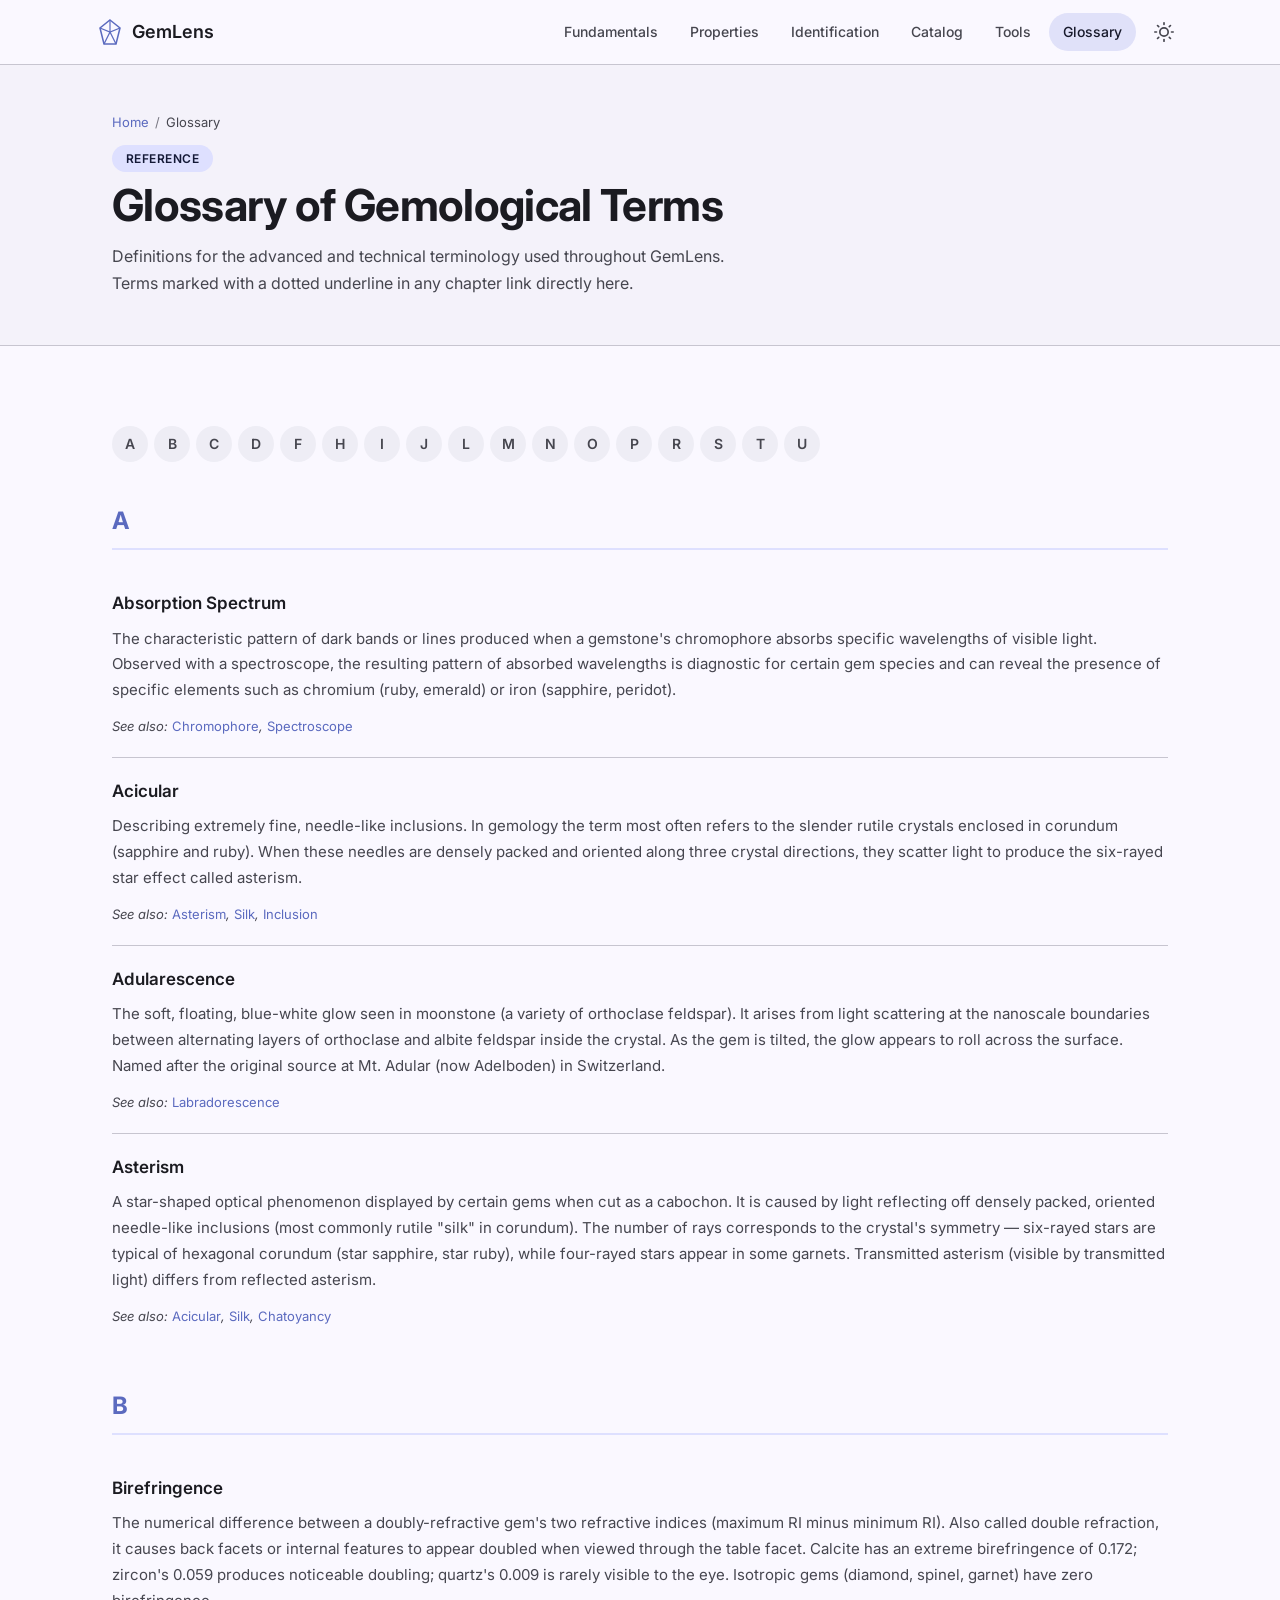
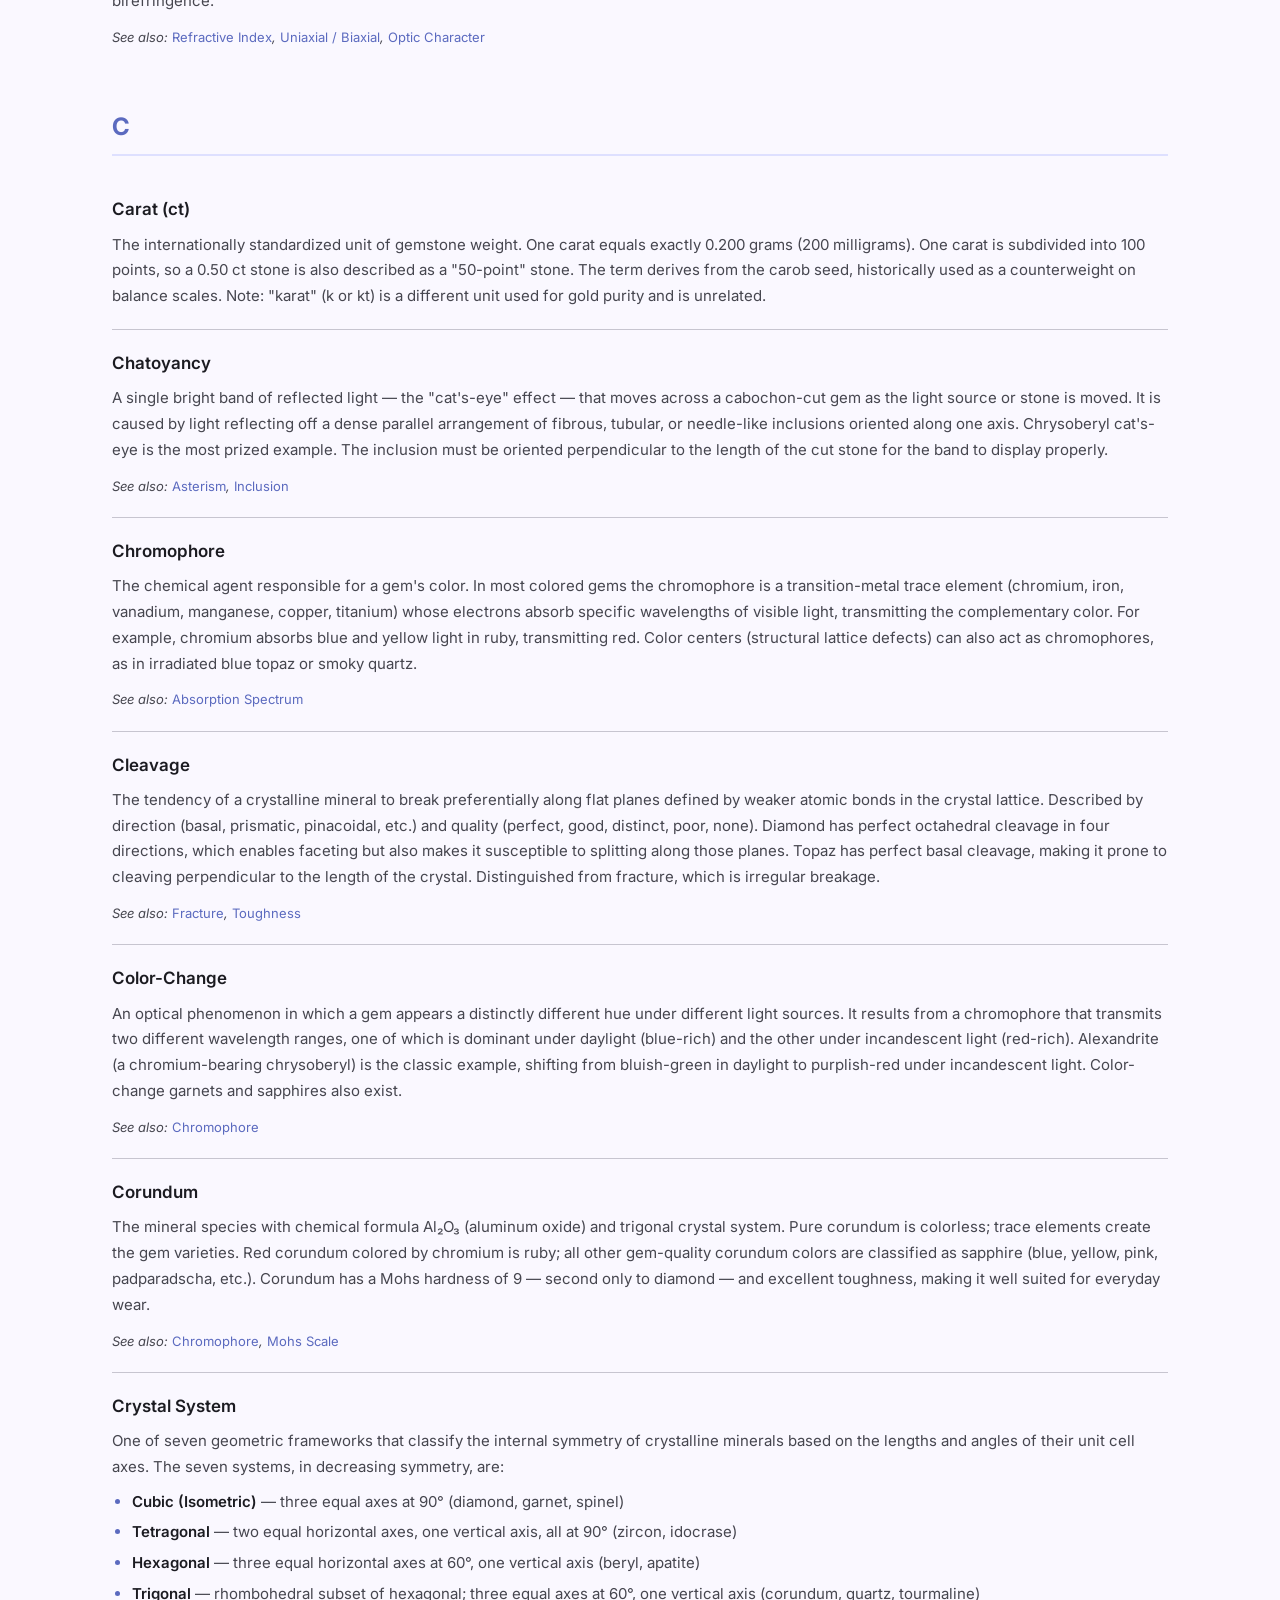
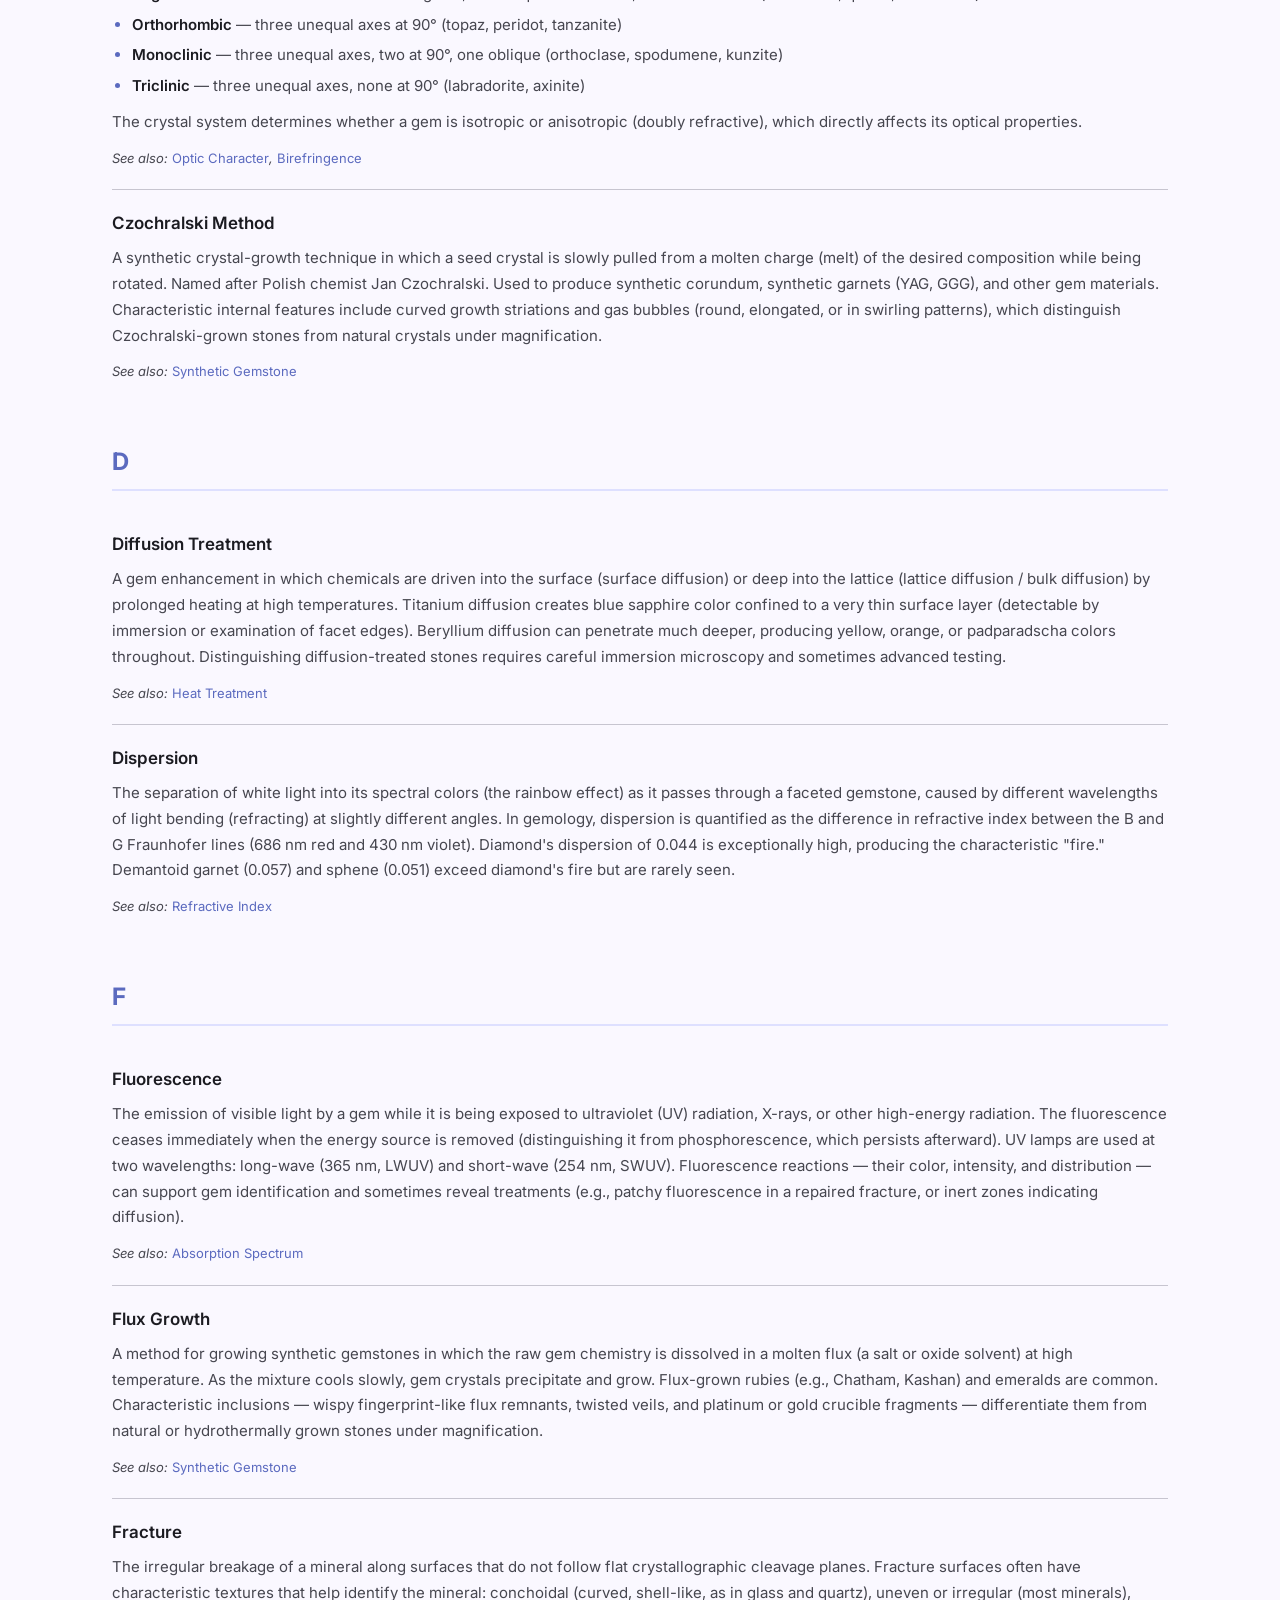
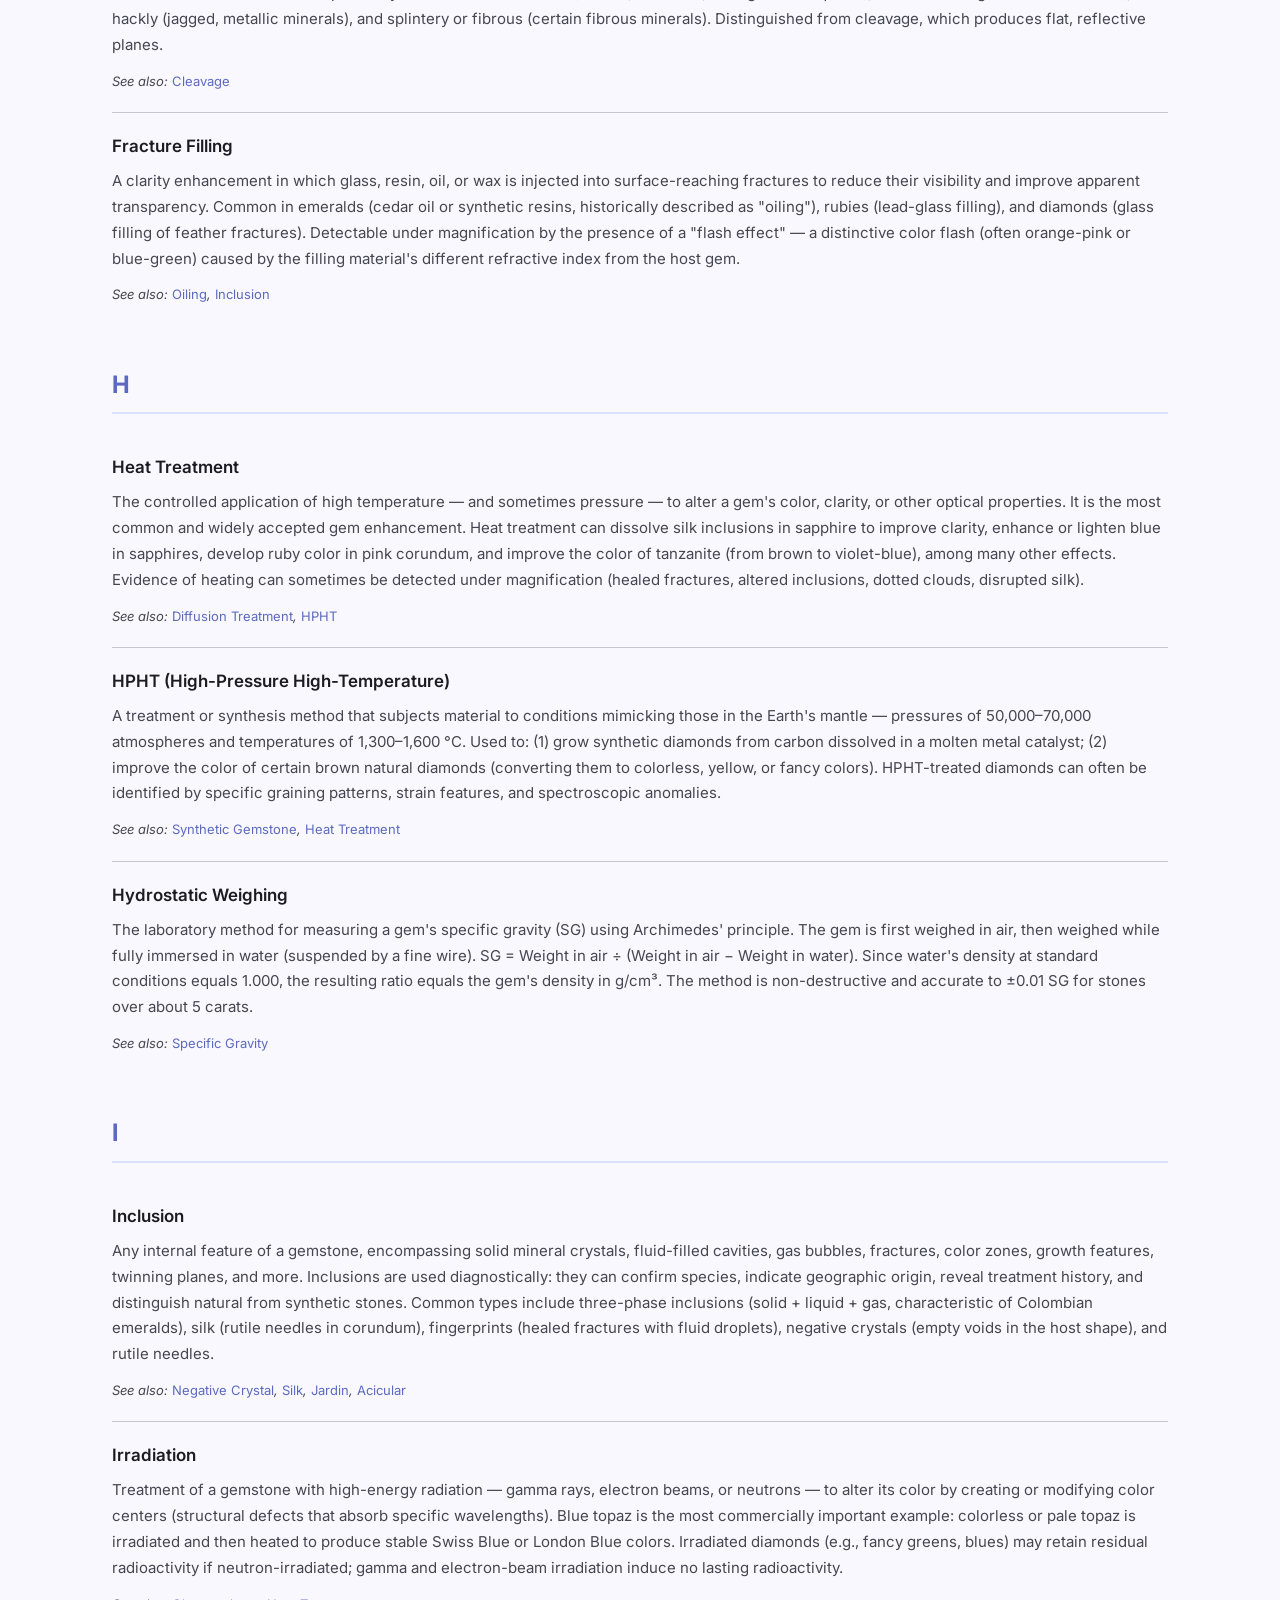
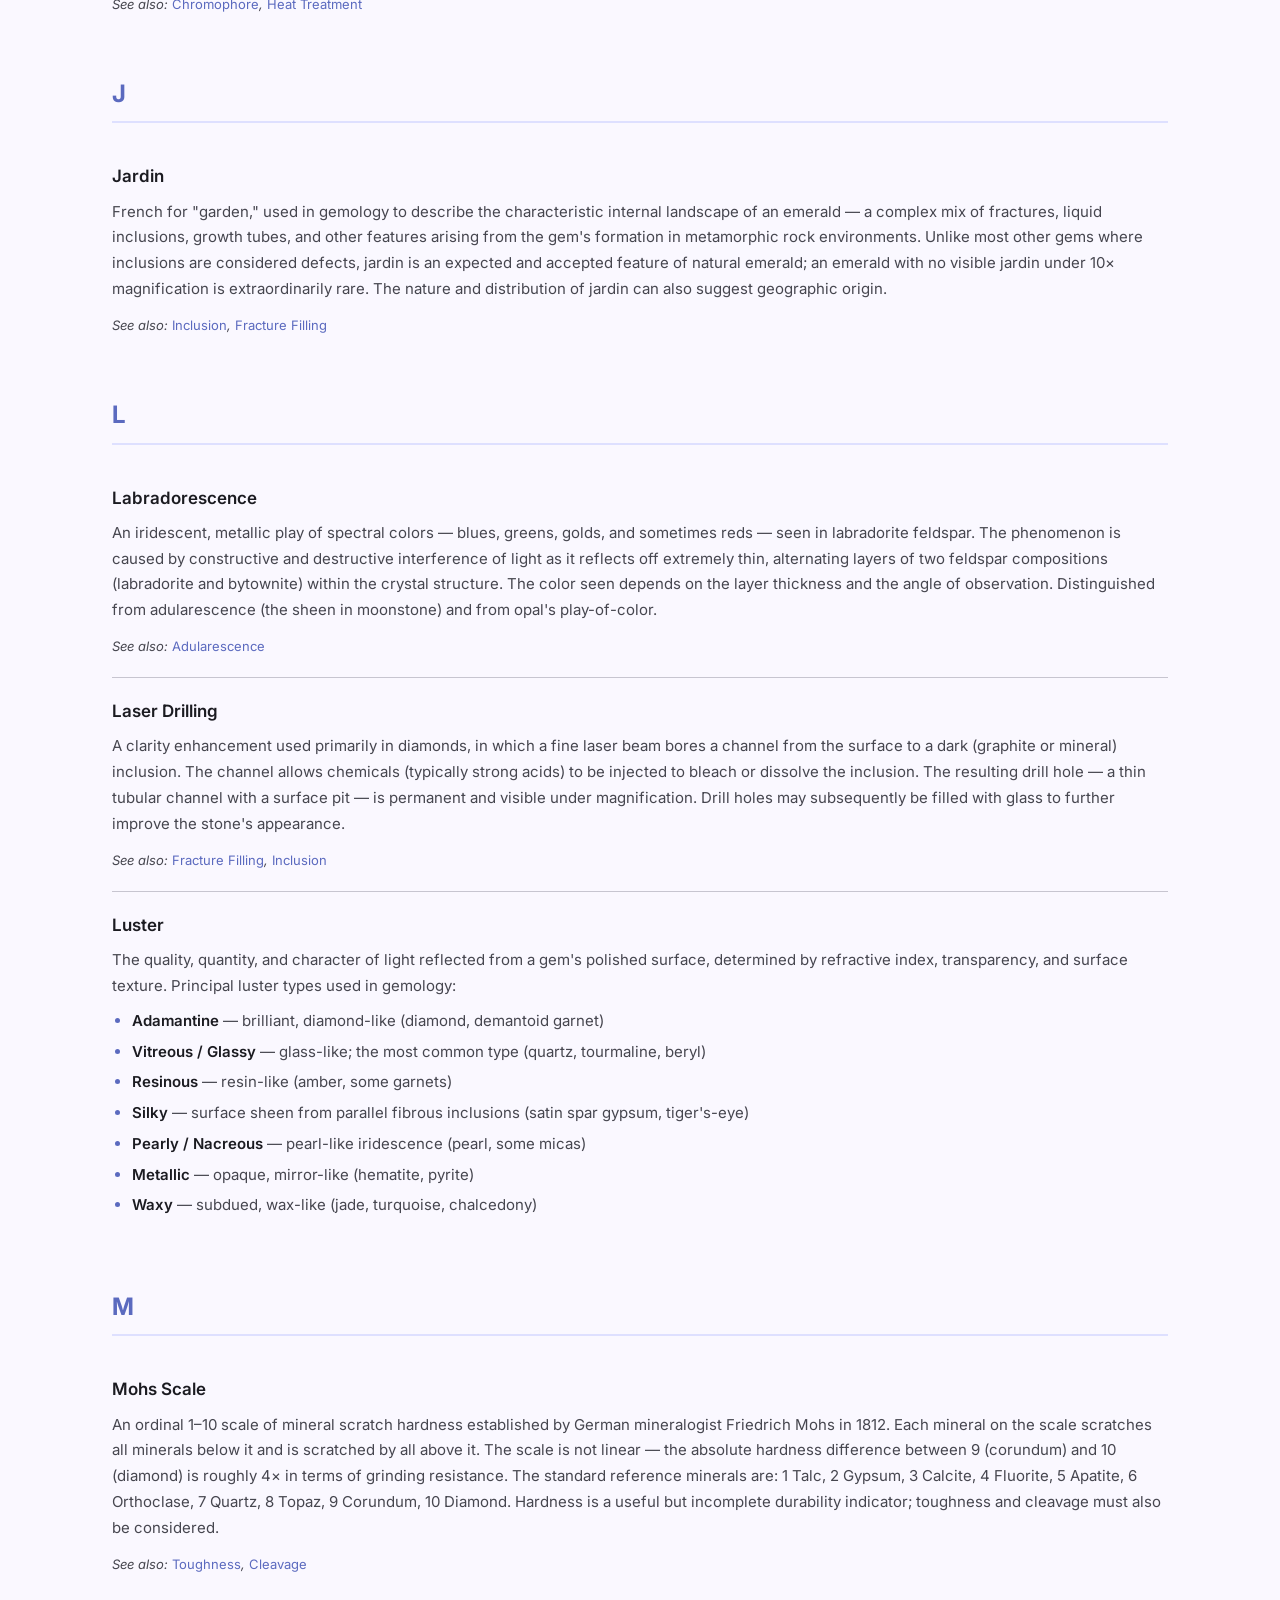
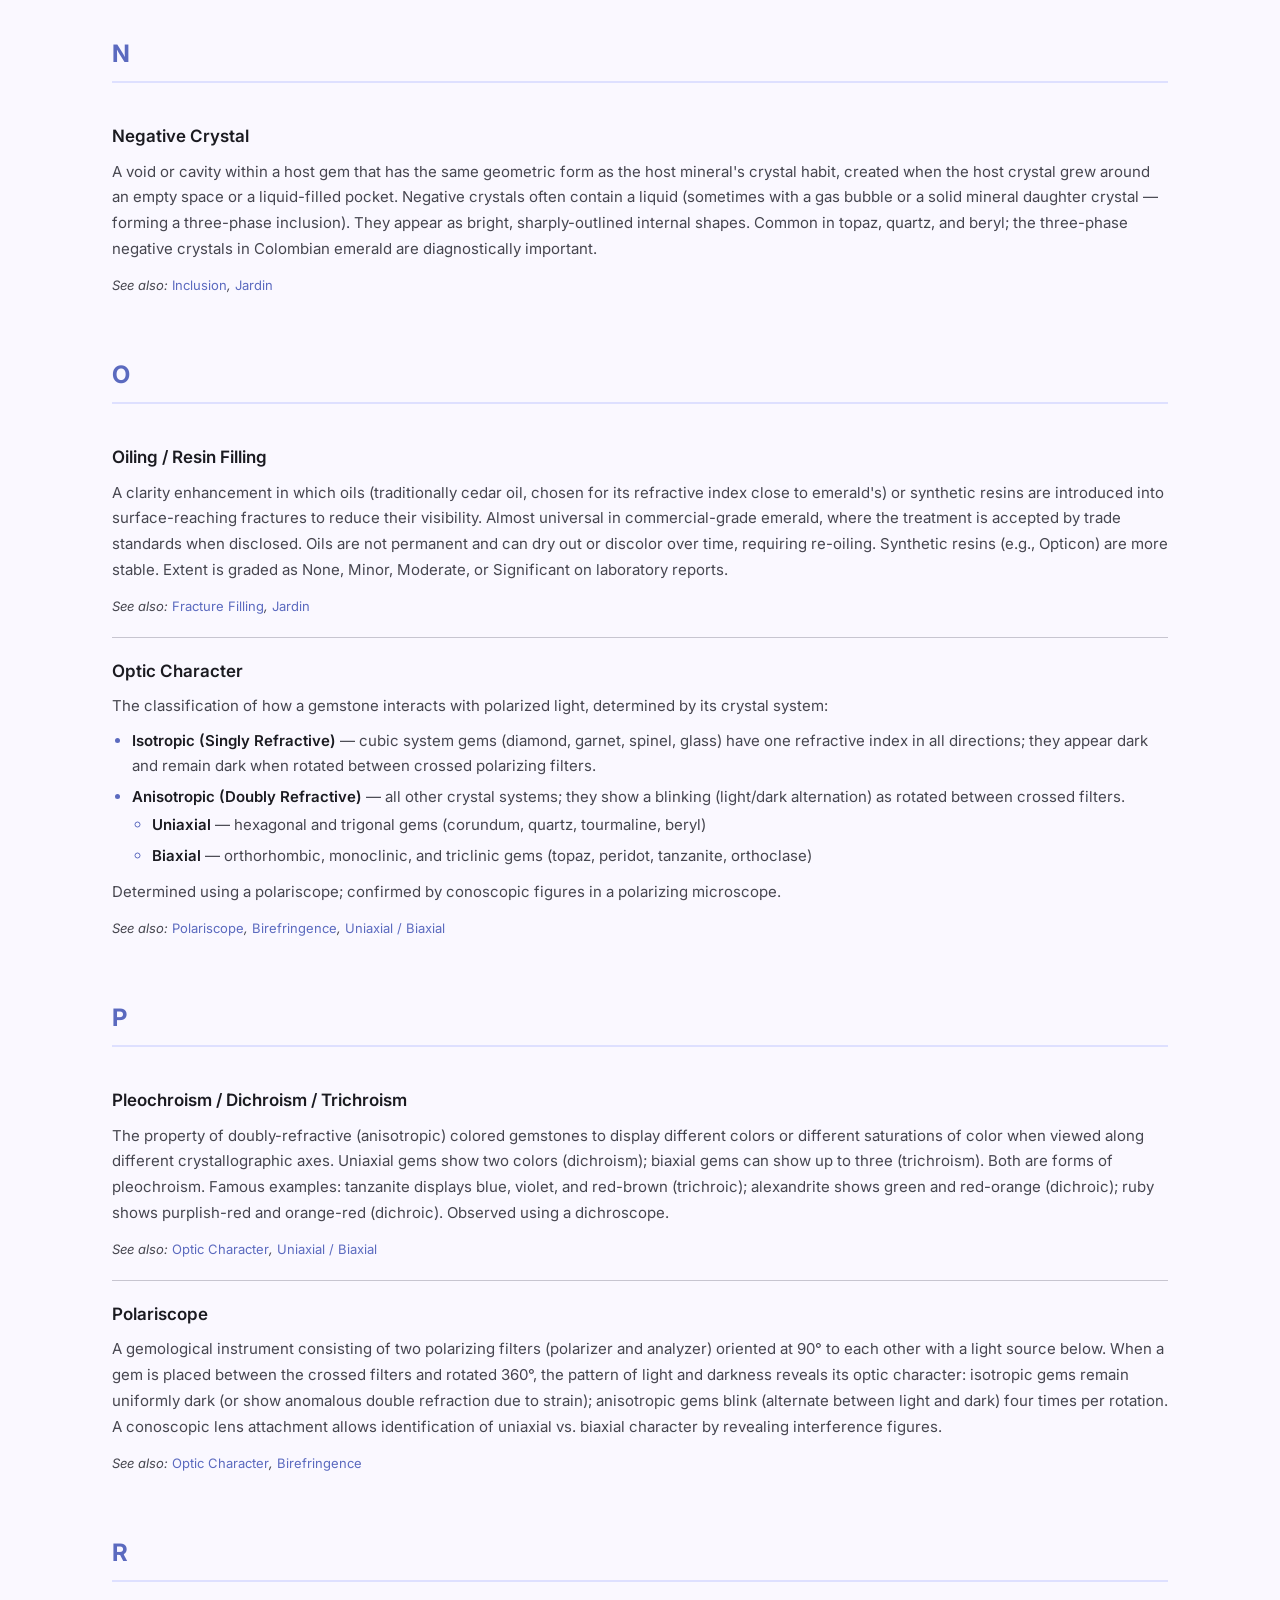
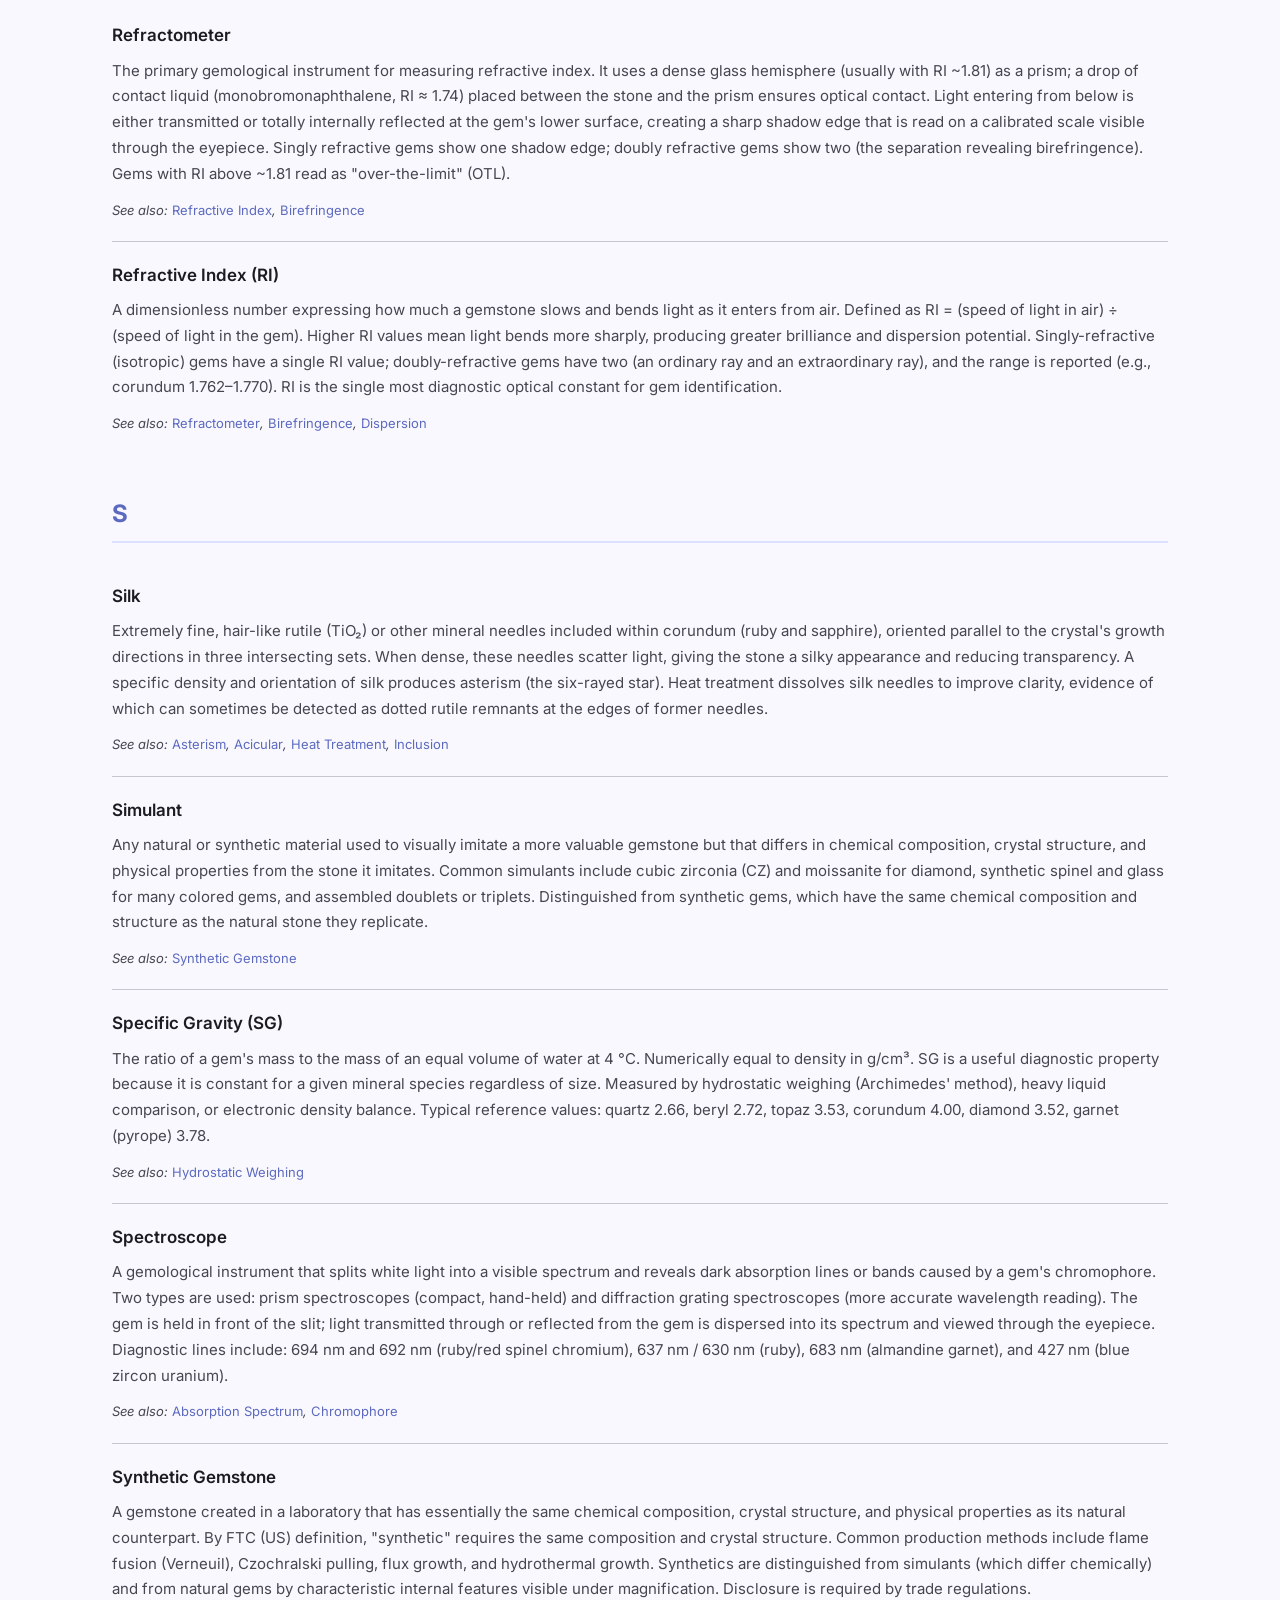
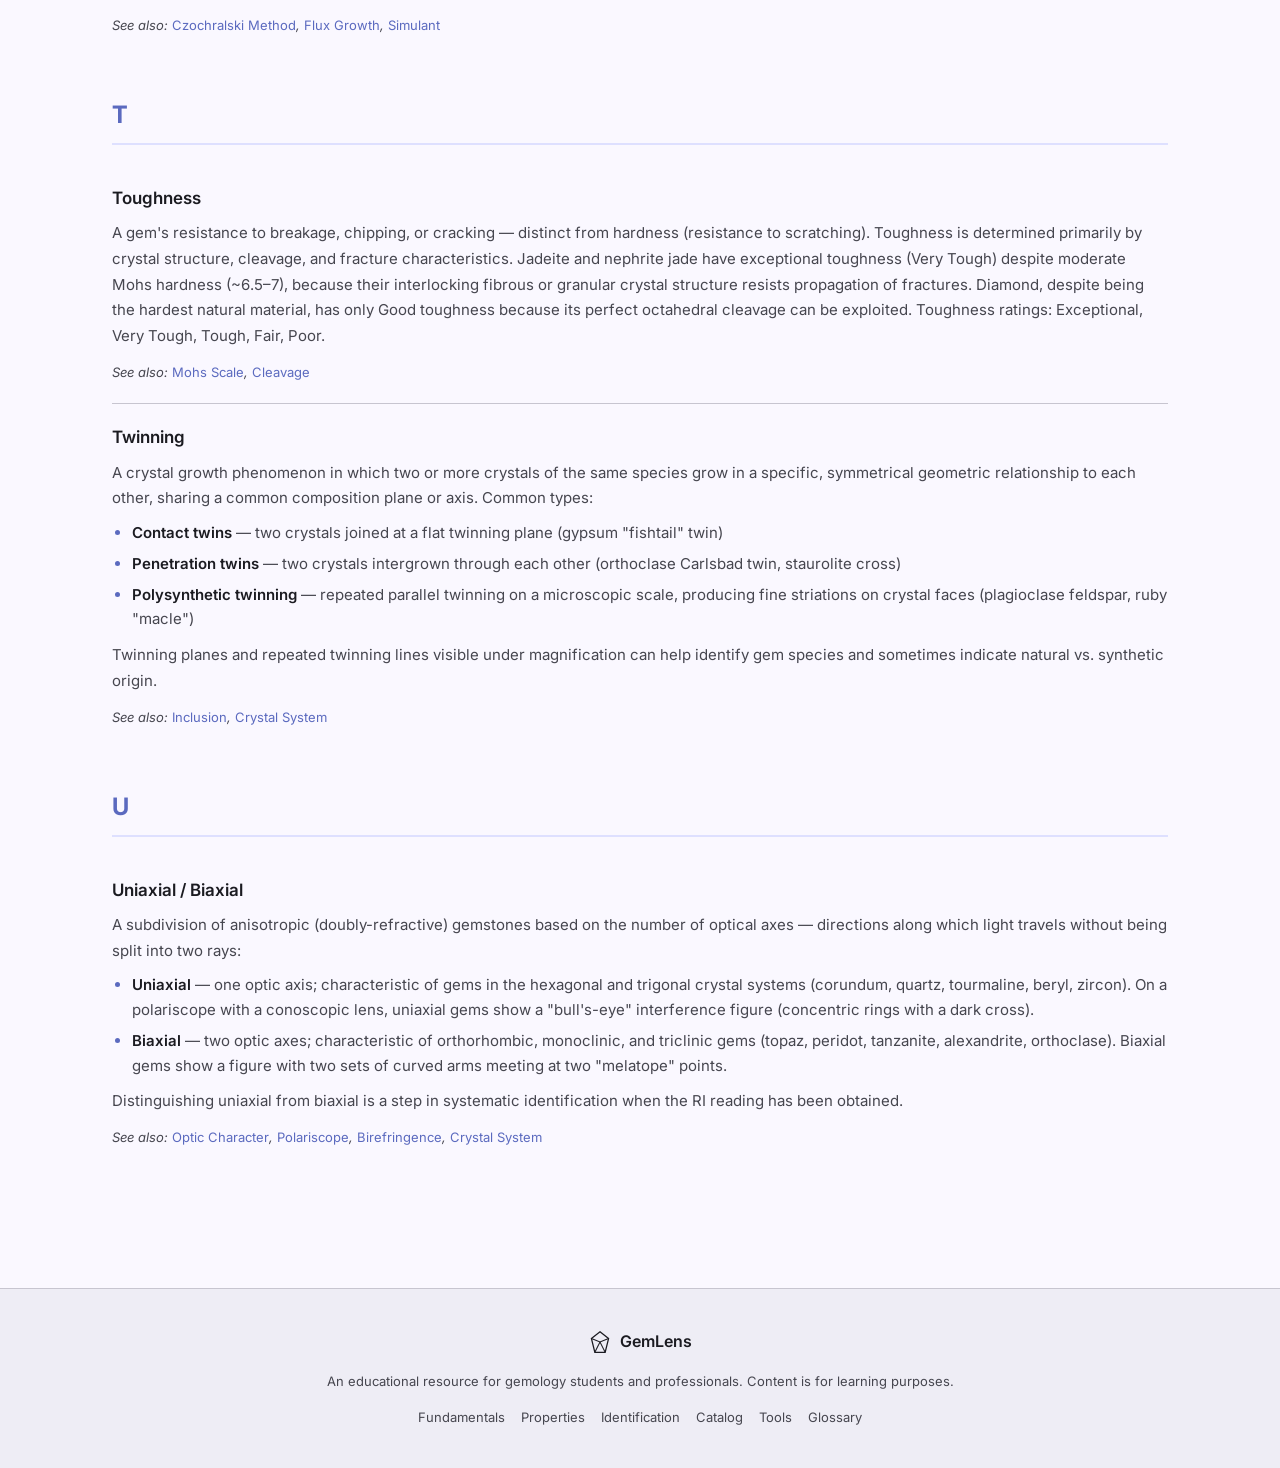
<file: glossary.html>
<!DOCTYPE html>
<html lang="en" data-theme="light">
<head>
  <meta charset="UTF-8">
  <meta name="viewport" content="width=device-width, initial-scale=1.0">
  <title>Glossary — GemLens</title>
  <meta name="description" content="Definitions of advanced gemological terms used throughout GemLens, covering optical properties, crystal systems, treatments, instruments, and more.">
  <link rel="preconnect" href="https://fonts.googleapis.com">
  <link rel="preconnect" href="https://fonts.gstatic.com" crossorigin>
  <link href="https://fonts.googleapis.com/css2?family=Inter:wght@400;500;600;700&display=swap" rel="stylesheet">
  <link rel="stylesheet" href="styles.css">
  <script src="app.js" defer></script>
</head>
<body>

  <header class="top-bar" id="topBar">
    <div class="top-bar__inner">
      <button class="nav-toggle" id="navToggle" aria-label="Open navigation">
        <svg width="24" height="24" viewBox="0 0 24 24" fill="none" stroke="currentColor" stroke-width="2" stroke-linecap="round"><line x1="3" y1="6" x2="21" y2="6"/><line x1="3" y1="12" x2="21" y2="12"/><line x1="3" y1="18" x2="21" y2="18"/></svg>
      </button>
      <a href="index.html" class="top-bar__brand">
        <svg class="top-bar__icon" width="28" height="28" viewBox="0 0 28 28" fill="none">
          <polygon points="14,2 24,10 20,26 8,26 4,10" stroke="currentColor" stroke-width="1.5" fill="none"/>
          <polyline points="4,10 14,14 24,10" stroke="currentColor" stroke-width="1.2" fill="none"/>
          <line x1="14" y1="14" x2="8" y2="26" stroke="currentColor" stroke-width="1.2"/>
          <line x1="14" y1="14" x2="20" y2="26" stroke="currentColor" stroke-width="1.2"/>
          <line x1="14" y1="2" x2="14" y2="14" stroke="currentColor" stroke-width="1.2"/>
        </svg>
        <span>GemLens</span>
      </a>
      <nav class="top-bar__nav" id="mainNav">
        <a href="fundamentals.html" class="nav-link">Fundamentals</a>
        <a href="properties.html" class="nav-link">Properties</a>
        <a href="identification.html" class="nav-link">Identification</a>
        <a href="catalog.html" class="nav-link">Catalog</a>
        <a href="tools.html" class="nav-link">Tools</a>
        <a href="glossary.html" class="nav-link">Glossary</a>
      </nav>
      <button class="theme-toggle" id="themeToggle" aria-label="Toggle dark mode">
        <svg class="icon-sun" width="20" height="20" viewBox="0 0 24 24" fill="none" stroke="currentColor" stroke-width="2" stroke-linecap="round"><circle cx="12" cy="12" r="5"/><line x1="12" y1="1" x2="12" y2="3"/><line x1="12" y1="21" x2="12" y2="23"/><line x1="4.22" y1="4.22" x2="5.64" y2="5.64"/><line x1="18.36" y1="18.36" x2="19.78" y2="19.78"/><line x1="1" y1="12" x2="3" y2="12"/><line x1="21" y1="12" x2="23" y2="12"/><line x1="4.22" y1="19.78" x2="5.64" y2="18.36"/><line x1="18.36" y1="5.64" x2="19.78" y2="4.22"/></svg>
        <svg class="icon-moon" width="20" height="20" viewBox="0 0 24 24" fill="none" stroke="currentColor" stroke-width="2" stroke-linecap="round"><path d="M21 12.79A9 9 0 1111.21 3 7 7 0 0021 12.79z"/></svg>
      </button>
    </div>
  </header>

  <div class="drawer-scrim" id="drawerScrim"></div>
  <aside class="drawer" id="drawer">
    <div class="drawer__header">
      <span class="drawer__title">GemLens</span>
      <button class="drawer__close" id="drawerClose" aria-label="Close navigation">
        <svg width="24" height="24" viewBox="0 0 24 24" fill="none" stroke="currentColor" stroke-width="2" stroke-linecap="round"><line x1="18" y1="6" x2="6" y2="18"/><line x1="6" y1="6" x2="18" y2="18"/></svg>
      </button>
    </div>
    <nav class="drawer__nav">
      <a href="index.html" class="drawer__link">Home</a>
      <a href="fundamentals.html" class="drawer__link">Fundamentals</a>
      <a href="properties.html" class="drawer__link">Properties</a>
      <a href="identification.html" class="drawer__link">Identification</a>
      <a href="catalog.html" class="drawer__link">Catalog</a>
      <a href="tools.html" class="drawer__link">Tools</a>
      <a href="glossary.html" class="drawer__link">Glossary</a>
    </nav>
  </aside>

  <main>
    <div class="page-header">
      <div class="container">
        <nav class="breadcrumb">
          <a href="index.html">Home</a>
          <span class="breadcrumb__sep">/</span>
          <span>Glossary</span>
        </nav>
        <span class="chip">Reference</span>
        <h1 class="display-medium">Glossary of Gemological Terms</h1>
        <p class="body-large">Definitions for the advanced and technical terminology used throughout GemLens. Terms marked with a dotted underline in any chapter link directly here.</p>
      </div>
    </div>

    <section class="section">
      <div class="container">

        <!-- Alphabetical Jump Nav -->
        <div class="glossary-alpha-nav" aria-label="Jump to letter">
          <a href="#letter-a">A</a>
          <a href="#letter-b">B</a>
          <a href="#letter-c">C</a>
          <a href="#letter-d">D</a>
          <a href="#letter-f">F</a>
          <a href="#letter-h">H</a>
          <a href="#letter-i">I</a>
          <a href="#letter-j">J</a>
          <a href="#letter-l">L</a>
          <a href="#letter-m">M</a>
          <a href="#letter-n">N</a>
          <a href="#letter-o">O</a>
          <a href="#letter-p">P</a>
          <a href="#letter-r">R</a>
          <a href="#letter-s">S</a>
          <a href="#letter-t">T</a>
          <a href="#letter-u">U</a>
        </div>

        <dl class="glossary-list">

          <!-- A -->
          <div class="glossary-letter" id="letter-a">
            <h2 class="glossary-letter__heading">A</h2>

            <div class="glossary-entry" id="absorption-spectrum">
              <dt class="glossary-entry__term">Absorption Spectrum</dt>
              <dd class="glossary-entry__def">
                The characteristic pattern of dark bands or lines produced when a gemstone's chromophore absorbs specific wavelengths of visible light. Observed with a spectroscope, the resulting pattern of absorbed wavelengths is diagnostic for certain gem species and can reveal the presence of specific elements such as chromium (ruby, emerald) or iron (sapphire, peridot).
                <span class="glossary-entry__see">See also: <a href="#chromophore">Chromophore</a>, <a href="#spectroscope">Spectroscope</a></span>
              </dd>
            </div>

            <div class="glossary-entry" id="acicular">
              <dt class="glossary-entry__term">Acicular</dt>
              <dd class="glossary-entry__def">
                Describing extremely fine, needle-like inclusions. In gemology the term most often refers to the slender rutile crystals enclosed in corundum (sapphire and ruby). When these needles are densely packed and oriented along three crystal directions, they scatter light to produce the six-rayed star effect called asterism.
                <span class="glossary-entry__see">See also: <a href="#asterism">Asterism</a>, <a href="#silk">Silk</a>, <a href="#inclusion">Inclusion</a></span>
              </dd>
            </div>

            <div class="glossary-entry" id="adularescence">
              <dt class="glossary-entry__term">Adularescence</dt>
              <dd class="glossary-entry__def">
                The soft, floating, blue-white glow seen in moonstone (a variety of orthoclase feldspar). It arises from light scattering at the nanoscale boundaries between alternating layers of orthoclase and albite feldspar inside the crystal. As the gem is tilted, the glow appears to roll across the surface. Named after the original source at Mt. Adular (now Adelboden) in Switzerland.
                <span class="glossary-entry__see">See also: <a href="#labradorescence">Labradorescence</a></span>
              </dd>
            </div>

            <div class="glossary-entry" id="asterism">
              <dt class="glossary-entry__term">Asterism</dt>
              <dd class="glossary-entry__def">
                A star-shaped optical phenomenon displayed by certain gems when cut as a cabochon. It is caused by light reflecting off densely packed, oriented needle-like inclusions (most commonly rutile "silk" in corundum). The number of rays corresponds to the crystal's symmetry — six-rayed stars are typical of hexagonal corundum (star sapphire, star ruby), while four-rayed stars appear in some garnets. Transmitted asterism (visible by transmitted light) differs from reflected asterism.
                <span class="glossary-entry__see">See also: <a href="#acicular">Acicular</a>, <a href="#silk">Silk</a>, <a href="#chatoyancy">Chatoyancy</a></span>
              </dd>
            </div>
          </div>

          <!-- B -->
          <div class="glossary-letter" id="letter-b">
            <h2 class="glossary-letter__heading">B</h2>

            <div class="glossary-entry" id="birefringence">
              <dt class="glossary-entry__term">Birefringence</dt>
              <dd class="glossary-entry__def">
                The numerical difference between a doubly-refractive gem's two refractive indices (maximum RI minus minimum RI). Also called double refraction, it causes back facets or internal features to appear doubled when viewed through the table facet. Calcite has an extreme birefringence of 0.172; zircon's 0.059 produces noticeable doubling; quartz's 0.009 is rarely visible to the eye. Isotropic gems (diamond, spinel, garnet) have zero birefringence.
                <span class="glossary-entry__see">See also: <a href="#refractive-index">Refractive Index</a>, <a href="#uniaxial-biaxial">Uniaxial / Biaxial</a>, <a href="#optic-character">Optic Character</a></span>
              </dd>
            </div>
          </div>

          <!-- C -->
          <div class="glossary-letter" id="letter-c">
            <h2 class="glossary-letter__heading">C</h2>

            <div class="glossary-entry" id="carat">
              <dt class="glossary-entry__term">Carat (ct)</dt>
              <dd class="glossary-entry__def">
                The internationally standardized unit of gemstone weight. One carat equals exactly 0.200 grams (200 milligrams). One carat is subdivided into 100 points, so a 0.50 ct stone is also described as a "50-point" stone. The term derives from the carob seed, historically used as a counterweight on balance scales. Note: "karat" (k or kt) is a different unit used for gold purity and is unrelated.
              </dd>
            </div>

            <div class="glossary-entry" id="chatoyancy">
              <dt class="glossary-entry__term">Chatoyancy</dt>
              <dd class="glossary-entry__def">
                A single bright band of reflected light — the "cat's-eye" effect — that moves across a cabochon-cut gem as the light source or stone is moved. It is caused by light reflecting off a dense parallel arrangement of fibrous, tubular, or needle-like inclusions oriented along one axis. Chrysoberyl cat's-eye is the most prized example. The inclusion must be oriented perpendicular to the length of the cut stone for the band to display properly.
                <span class="glossary-entry__see">See also: <a href="#asterism">Asterism</a>, <a href="#inclusion">Inclusion</a></span>
              </dd>
            </div>

            <div class="glossary-entry" id="chromophore">
              <dt class="glossary-entry__term">Chromophore</dt>
              <dd class="glossary-entry__def">
                The chemical agent responsible for a gem's color. In most colored gems the chromophore is a transition-metal trace element (chromium, iron, vanadium, manganese, copper, titanium) whose electrons absorb specific wavelengths of visible light, transmitting the complementary color. For example, chromium absorbs blue and yellow light in ruby, transmitting red. Color centers (structural lattice defects) can also act as chromophores, as in irradiated blue topaz or smoky quartz.
                <span class="glossary-entry__see">See also: <a href="#absorption-spectrum">Absorption Spectrum</a></span>
              </dd>
            </div>

            <div class="glossary-entry" id="cleavage">
              <dt class="glossary-entry__term">Cleavage</dt>
              <dd class="glossary-entry__def">
                The tendency of a crystalline mineral to break preferentially along flat planes defined by weaker atomic bonds in the crystal lattice. Described by direction (basal, prismatic, pinacoidal, etc.) and quality (perfect, good, distinct, poor, none). Diamond has perfect octahedral cleavage in four directions, which enables faceting but also makes it susceptible to splitting along those planes. Topaz has perfect basal cleavage, making it prone to cleaving perpendicular to the length of the crystal. Distinguished from fracture, which is irregular breakage.
                <span class="glossary-entry__see">See also: <a href="#fracture">Fracture</a>, <a href="#toughness">Toughness</a></span>
              </dd>
            </div>

            <div class="glossary-entry" id="color-change">
              <dt class="glossary-entry__term">Color-Change</dt>
              <dd class="glossary-entry__def">
                An optical phenomenon in which a gem appears a distinctly different hue under different light sources. It results from a chromophore that transmits two different wavelength ranges, one of which is dominant under daylight (blue-rich) and the other under incandescent light (red-rich). Alexandrite (a chromium-bearing chrysoberyl) is the classic example, shifting from bluish-green in daylight to purplish-red under incandescent light. Color-change garnets and sapphires also exist.
                <span class="glossary-entry__see">See also: <a href="#chromophore">Chromophore</a></span>
              </dd>
            </div>

            <div class="glossary-entry" id="corundum">
              <dt class="glossary-entry__term">Corundum</dt>
              <dd class="glossary-entry__def">
                The mineral species with chemical formula Al₂O₃ (aluminum oxide) and trigonal crystal system. Pure corundum is colorless; trace elements create the gem varieties. Red corundum colored by chromium is ruby; all other gem-quality corundum colors are classified as sapphire (blue, yellow, pink, padparadscha, etc.). Corundum has a Mohs hardness of 9 — second only to diamond — and excellent toughness, making it well suited for everyday wear.
                <span class="glossary-entry__see">See also: <a href="#chromophore">Chromophore</a>, <a href="#mohs-scale">Mohs Scale</a></span>
              </dd>
            </div>

            <div class="glossary-entry" id="crystal-system">
              <dt class="glossary-entry__term">Crystal System</dt>
              <dd class="glossary-entry__def">
                One of seven geometric frameworks that classify the internal symmetry of crystalline minerals based on the lengths and angles of their unit cell axes. The seven systems, in decreasing symmetry, are:
                <ul>
                  <li><strong>Cubic (Isometric)</strong> — three equal axes at 90° (diamond, garnet, spinel)</li>
                  <li><strong>Tetragonal</strong> — two equal horizontal axes, one vertical axis, all at 90° (zircon, idocrase)</li>
                  <li><strong>Hexagonal</strong> — three equal horizontal axes at 60°, one vertical axis (beryl, apatite)</li>
                  <li><strong>Trigonal</strong> — rhombohedral subset of hexagonal; three equal axes at 60°, one vertical axis (corundum, quartz, tourmaline)</li>
                  <li><strong>Orthorhombic</strong> — three unequal axes at 90° (topaz, peridot, tanzanite)</li>
                  <li><strong>Monoclinic</strong> — three unequal axes, two at 90°, one oblique (orthoclase, spodumene, kunzite)</li>
                  <li><strong>Triclinic</strong> — three unequal axes, none at 90° (labradorite, axinite)</li>
                </ul>
                The crystal system determines whether a gem is isotropic or anisotropic (doubly refractive), which directly affects its optical properties.
                <span class="glossary-entry__see">See also: <a href="#optic-character">Optic Character</a>, <a href="#birefringence">Birefringence</a></span>
              </dd>
            </div>

            <div class="glossary-entry" id="czochralski">
              <dt class="glossary-entry__term">Czochralski Method</dt>
              <dd class="glossary-entry__def">
                A synthetic crystal-growth technique in which a seed crystal is slowly pulled from a molten charge (melt) of the desired composition while being rotated. Named after Polish chemist Jan Czochralski. Used to produce synthetic corundum, synthetic garnets (YAG, GGG), and other gem materials. Characteristic internal features include curved growth striations and gas bubbles (round, elongated, or in swirling patterns), which distinguish Czochralski-grown stones from natural crystals under magnification.
                <span class="glossary-entry__see">See also: <a href="#synthetic">Synthetic Gemstone</a></span>
              </dd>
            </div>
          </div>

          <!-- D -->
          <div class="glossary-letter" id="letter-d">
            <h2 class="glossary-letter__heading">D</h2>

            <div class="glossary-entry" id="diffusion-treatment">
              <dt class="glossary-entry__term">Diffusion Treatment</dt>
              <dd class="glossary-entry__def">
                A gem enhancement in which chemicals are driven into the surface (surface diffusion) or deep into the lattice (lattice diffusion / bulk diffusion) by prolonged heating at high temperatures. Titanium diffusion creates blue sapphire color confined to a very thin surface layer (detectable by immersion or examination of facet edges). Beryllium diffusion can penetrate much deeper, producing yellow, orange, or padparadscha colors throughout. Distinguishing diffusion-treated stones requires careful immersion microscopy and sometimes advanced testing.
                <span class="glossary-entry__see">See also: <a href="#heat-treatment">Heat Treatment</a></span>
              </dd>
            </div>

            <div class="glossary-entry" id="dispersion">
              <dt class="glossary-entry__term">Dispersion</dt>
              <dd class="glossary-entry__def">
                The separation of white light into its spectral colors (the rainbow effect) as it passes through a faceted gemstone, caused by different wavelengths of light bending (refracting) at slightly different angles. In gemology, dispersion is quantified as the difference in refractive index between the B and G Fraunhofer lines (686 nm red and 430 nm violet). Diamond's dispersion of 0.044 is exceptionally high, producing the characteristic "fire." Demantoid garnet (0.057) and sphene (0.051) exceed diamond's fire but are rarely seen.
                <span class="glossary-entry__see">See also: <a href="#refractive-index">Refractive Index</a></span>
              </dd>
            </div>
          </div>

          <!-- F -->
          <div class="glossary-letter" id="letter-f">
            <h2 class="glossary-letter__heading">F</h2>

            <div class="glossary-entry" id="fluorescence">
              <dt class="glossary-entry__term">Fluorescence</dt>
              <dd class="glossary-entry__def">
                The emission of visible light by a gem while it is being exposed to ultraviolet (UV) radiation, X-rays, or other high-energy radiation. The fluorescence ceases immediately when the energy source is removed (distinguishing it from phosphorescence, which persists afterward). UV lamps are used at two wavelengths: long-wave (365 nm, LWUV) and short-wave (254 nm, SWUV). Fluorescence reactions — their color, intensity, and distribution — can support gem identification and sometimes reveal treatments (e.g., patchy fluorescence in a repaired fracture, or inert zones indicating diffusion).
                <span class="glossary-entry__see">See also: <a href="#absorption-spectrum">Absorption Spectrum</a></span>
              </dd>
            </div>

            <div class="glossary-entry" id="flux-growth">
              <dt class="glossary-entry__term">Flux Growth</dt>
              <dd class="glossary-entry__def">
                A method for growing synthetic gemstones in which the raw gem chemistry is dissolved in a molten flux (a salt or oxide solvent) at high temperature. As the mixture cools slowly, gem crystals precipitate and grow. Flux-grown rubies (e.g., Chatham, Kashan) and emeralds are common. Characteristic inclusions — wispy fingerprint-like flux remnants, twisted veils, and platinum or gold crucible fragments — differentiate them from natural or hydrothermally grown stones under magnification.
                <span class="glossary-entry__see">See also: <a href="#synthetic">Synthetic Gemstone</a></span>
              </dd>
            </div>

            <div class="glossary-entry" id="fracture">
              <dt class="glossary-entry__term">Fracture</dt>
              <dd class="glossary-entry__def">
                The irregular breakage of a mineral along surfaces that do not follow flat crystallographic cleavage planes. Fracture surfaces often have characteristic textures that help identify the mineral: conchoidal (curved, shell-like, as in glass and quartz), uneven or irregular (most minerals), hackly (jagged, metallic minerals), and splintery or fibrous (certain fibrous minerals). Distinguished from cleavage, which produces flat, reflective planes.
                <span class="glossary-entry__see">See also: <a href="#cleavage">Cleavage</a></span>
              </dd>
            </div>

            <div class="glossary-entry" id="fracture-filling">
              <dt class="glossary-entry__term">Fracture Filling</dt>
              <dd class="glossary-entry__def">
                A clarity enhancement in which glass, resin, oil, or wax is injected into surface-reaching fractures to reduce their visibility and improve apparent transparency. Common in emeralds (cedar oil or synthetic resins, historically described as "oiling"), rubies (lead-glass filling), and diamonds (glass filling of feather fractures). Detectable under magnification by the presence of a "flash effect" — a distinctive color flash (often orange-pink or blue-green) caused by the filling material's different refractive index from the host gem.
                <span class="glossary-entry__see">See also: <a href="#oiling">Oiling</a>, <a href="#inclusion">Inclusion</a></span>
              </dd>
            </div>
          </div>

          <!-- H -->
          <div class="glossary-letter" id="letter-h">
            <h2 class="glossary-letter__heading">H</h2>

            <div class="glossary-entry" id="heat-treatment">
              <dt class="glossary-entry__term">Heat Treatment</dt>
              <dd class="glossary-entry__def">
                The controlled application of high temperature — and sometimes pressure — to alter a gem's color, clarity, or other optical properties. It is the most common and widely accepted gem enhancement. Heat treatment can dissolve silk inclusions in sapphire to improve clarity, enhance or lighten blue in sapphires, develop ruby color in pink corundum, and improve the color of tanzanite (from brown to violet-blue), among many other effects. Evidence of heating can sometimes be detected under magnification (healed fractures, altered inclusions, dotted clouds, disrupted silk).
                <span class="glossary-entry__see">See also: <a href="#diffusion-treatment">Diffusion Treatment</a>, <a href="#hpht">HPHT</a></span>
              </dd>
            </div>

            <div class="glossary-entry" id="hpht">
              <dt class="glossary-entry__term">HPHT (High-Pressure High-Temperature)</dt>
              <dd class="glossary-entry__def">
                A treatment or synthesis method that subjects material to conditions mimicking those in the Earth's mantle — pressures of 50,000–70,000 atmospheres and temperatures of 1,300–1,600 °C. Used to: (1) grow synthetic diamonds from carbon dissolved in a molten metal catalyst; (2) improve the color of certain brown natural diamonds (converting them to colorless, yellow, or fancy colors). HPHT-treated diamonds can often be identified by specific graining patterns, strain features, and spectroscopic anomalies.
                <span class="glossary-entry__see">See also: <a href="#synthetic">Synthetic Gemstone</a>, <a href="#heat-treatment">Heat Treatment</a></span>
              </dd>
            </div>

            <div class="glossary-entry" id="hydrostatic-weighing">
              <dt class="glossary-entry__term">Hydrostatic Weighing</dt>
              <dd class="glossary-entry__def">
                The laboratory method for measuring a gem's specific gravity (SG) using Archimedes' principle. The gem is first weighed in air, then weighed while fully immersed in water (suspended by a fine wire). SG = Weight in air ÷ (Weight in air − Weight in water). Since water's density at standard conditions equals 1.000, the resulting ratio equals the gem's density in g/cm³. The method is non-destructive and accurate to ±0.01 SG for stones over about 5 carats.
                <span class="glossary-entry__see">See also: <a href="#specific-gravity">Specific Gravity</a></span>
              </dd>
            </div>
          </div>

          <!-- I -->
          <div class="glossary-letter" id="letter-i">
            <h2 class="glossary-letter__heading">I</h2>

            <div class="glossary-entry" id="inclusion">
              <dt class="glossary-entry__term">Inclusion</dt>
              <dd class="glossary-entry__def">
                Any internal feature of a gemstone, encompassing solid mineral crystals, fluid-filled cavities, gas bubbles, fractures, color zones, growth features, twinning planes, and more. Inclusions are used diagnostically: they can confirm species, indicate geographic origin, reveal treatment history, and distinguish natural from synthetic stones. Common types include three-phase inclusions (solid + liquid + gas, characteristic of Colombian emeralds), silk (rutile needles in corundum), fingerprints (healed fractures with fluid droplets), negative crystals (empty voids in the host shape), and rutile needles.
                <span class="glossary-entry__see">See also: <a href="#negative-crystal">Negative Crystal</a>, <a href="#silk">Silk</a>, <a href="#jardin">Jardin</a>, <a href="#acicular">Acicular</a></span>
              </dd>
            </div>

            <div class="glossary-entry" id="irradiation">
              <dt class="glossary-entry__term">Irradiation</dt>
              <dd class="glossary-entry__def">
                Treatment of a gemstone with high-energy radiation — gamma rays, electron beams, or neutrons — to alter its color by creating or modifying color centers (structural defects that absorb specific wavelengths). Blue topaz is the most commercially important example: colorless or pale topaz is irradiated and then heated to produce stable Swiss Blue or London Blue colors. Irradiated diamonds (e.g., fancy greens, blues) may retain residual radioactivity if neutron-irradiated; gamma and electron-beam irradiation induce no lasting radioactivity.
                <span class="glossary-entry__see">See also: <a href="#chromophore">Chromophore</a>, <a href="#heat-treatment">Heat Treatment</a></span>
              </dd>
            </div>
          </div>

          <!-- J -->
          <div class="glossary-letter" id="letter-j">
            <h2 class="glossary-letter__heading">J</h2>

            <div class="glossary-entry" id="jardin">
              <dt class="glossary-entry__term">Jardin</dt>
              <dd class="glossary-entry__def">
                French for "garden," used in gemology to describe the characteristic internal landscape of an emerald — a complex mix of fractures, liquid inclusions, growth tubes, and other features arising from the gem's formation in metamorphic rock environments. Unlike most other gems where inclusions are considered defects, jardin is an expected and accepted feature of natural emerald; an emerald with no visible jardin under 10× magnification is extraordinarily rare. The nature and distribution of jardin can also suggest geographic origin.
                <span class="glossary-entry__see">See also: <a href="#inclusion">Inclusion</a>, <a href="#fracture-filling">Fracture Filling</a></span>
              </dd>
            </div>
          </div>

          <!-- L -->
          <div class="glossary-letter" id="letter-l">
            <h2 class="glossary-letter__heading">L</h2>

            <div class="glossary-entry" id="labradorescence">
              <dt class="glossary-entry__term">Labradorescence</dt>
              <dd class="glossary-entry__def">
                An iridescent, metallic play of spectral colors — blues, greens, golds, and sometimes reds — seen in labradorite feldspar. The phenomenon is caused by constructive and destructive interference of light as it reflects off extremely thin, alternating layers of two feldspar compositions (labradorite and bytownite) within the crystal structure. The color seen depends on the layer thickness and the angle of observation. Distinguished from adularescence (the sheen in moonstone) and from opal's play-of-color.
                <span class="glossary-entry__see">See also: <a href="#adularescence">Adularescence</a></span>
              </dd>
            </div>

            <div class="glossary-entry" id="laser-drilling">
              <dt class="glossary-entry__term">Laser Drilling</dt>
              <dd class="glossary-entry__def">
                A clarity enhancement used primarily in diamonds, in which a fine laser beam bores a channel from the surface to a dark (graphite or mineral) inclusion. The channel allows chemicals (typically strong acids) to be injected to bleach or dissolve the inclusion. The resulting drill hole — a thin tubular channel with a surface pit — is permanent and visible under magnification. Drill holes may subsequently be filled with glass to further improve the stone's appearance.
                <span class="glossary-entry__see">See also: <a href="#fracture-filling">Fracture Filling</a>, <a href="#inclusion">Inclusion</a></span>
              </dd>
            </div>

            <div class="glossary-entry" id="luster">
              <dt class="glossary-entry__term">Luster</dt>
              <dd class="glossary-entry__def">
                The quality, quantity, and character of light reflected from a gem's polished surface, determined by refractive index, transparency, and surface texture. Principal luster types used in gemology:
                <ul>
                  <li><strong>Adamantine</strong> — brilliant, diamond-like (diamond, demantoid garnet)</li>
                  <li><strong>Vitreous / Glassy</strong> — glass-like; the most common type (quartz, tourmaline, beryl)</li>
                  <li><strong>Resinous</strong> — resin-like (amber, some garnets)</li>
                  <li><strong>Silky</strong> — surface sheen from parallel fibrous inclusions (satin spar gypsum, tiger's-eye)</li>
                  <li><strong>Pearly / Nacreous</strong> — pearl-like iridescence (pearl, some micas)</li>
                  <li><strong>Metallic</strong> — opaque, mirror-like (hematite, pyrite)</li>
                  <li><strong>Waxy</strong> — subdued, wax-like (jade, turquoise, chalcedony)</li>
                </ul>
              </dd>
            </div>
          </div>

          <!-- M -->
          <div class="glossary-letter" id="letter-m">
            <h2 class="glossary-letter__heading">M</h2>

            <div class="glossary-entry" id="mohs-scale">
              <dt class="glossary-entry__term">Mohs Scale</dt>
              <dd class="glossary-entry__def">
                An ordinal 1–10 scale of mineral scratch hardness established by German mineralogist Friedrich Mohs in 1812. Each mineral on the scale scratches all minerals below it and is scratched by all above it. The scale is not linear — the absolute hardness difference between 9 (corundum) and 10 (diamond) is roughly 4× in terms of grinding resistance. The standard reference minerals are: 1 Talc, 2 Gypsum, 3 Calcite, 4 Fluorite, 5 Apatite, 6 Orthoclase, 7 Quartz, 8 Topaz, 9 Corundum, 10 Diamond. Hardness is a useful but incomplete durability indicator; toughness and cleavage must also be considered.
                <span class="glossary-entry__see">See also: <a href="#toughness">Toughness</a>, <a href="#cleavage">Cleavage</a></span>
              </dd>
            </div>
          </div>

          <!-- N -->
          <div class="glossary-letter" id="letter-n">
            <h2 class="glossary-letter__heading">N</h2>

            <div class="glossary-entry" id="negative-crystal">
              <dt class="glossary-entry__term">Negative Crystal</dt>
              <dd class="glossary-entry__def">
                A void or cavity within a host gem that has the same geometric form as the host mineral's crystal habit, created when the host crystal grew around an empty space or a liquid-filled pocket. Negative crystals often contain a liquid (sometimes with a gas bubble or a solid mineral daughter crystal — forming a three-phase inclusion). They appear as bright, sharply-outlined internal shapes. Common in topaz, quartz, and beryl; the three-phase negative crystals in Colombian emerald are diagnostically important.
                <span class="glossary-entry__see">See also: <a href="#inclusion">Inclusion</a>, <a href="#jardin">Jardin</a></span>
              </dd>
            </div>
          </div>

          <!-- O -->
          <div class="glossary-letter" id="letter-o">
            <h2 class="glossary-letter__heading">O</h2>

            <div class="glossary-entry" id="oiling">
              <dt class="glossary-entry__term">Oiling / Resin Filling</dt>
              <dd class="glossary-entry__def">
                A clarity enhancement in which oils (traditionally cedar oil, chosen for its refractive index close to emerald's) or synthetic resins are introduced into surface-reaching fractures to reduce their visibility. Almost universal in commercial-grade emerald, where the treatment is accepted by trade standards when disclosed. Oils are not permanent and can dry out or discolor over time, requiring re-oiling. Synthetic resins (e.g., Opticon) are more stable. Extent is graded as None, Minor, Moderate, or Significant on laboratory reports.
                <span class="glossary-entry__see">See also: <a href="#fracture-filling">Fracture Filling</a>, <a href="#jardin">Jardin</a></span>
              </dd>
            </div>

            <div class="glossary-entry" id="optic-character">
              <dt class="glossary-entry__term">Optic Character</dt>
              <dd class="glossary-entry__def">
                The classification of how a gemstone interacts with polarized light, determined by its crystal system:
                <ul>
                  <li><strong>Isotropic (Singly Refractive)</strong> — cubic system gems (diamond, garnet, spinel, glass) have one refractive index in all directions; they appear dark and remain dark when rotated between crossed polarizing filters.</li>
                  <li><strong>Anisotropic (Doubly Refractive)</strong> — all other crystal systems; they show a blinking (light/dark alternation) as rotated between crossed filters.
                    <ul>
                      <li><strong>Uniaxial</strong> — hexagonal and trigonal gems (corundum, quartz, tourmaline, beryl)</li>
                      <li><strong>Biaxial</strong> — orthorhombic, monoclinic, and triclinic gems (topaz, peridot, tanzanite, orthoclase)</li>
                    </ul>
                  </li>
                </ul>
                Determined using a polariscope; confirmed by conoscopic figures in a polarizing microscope.
                <span class="glossary-entry__see">See also: <a href="#polariscope">Polariscope</a>, <a href="#birefringence">Birefringence</a>, <a href="#uniaxial-biaxial">Uniaxial / Biaxial</a></span>
              </dd>
            </div>
          </div>

          <!-- P -->
          <div class="glossary-letter" id="letter-p">
            <h2 class="glossary-letter__heading">P</h2>

            <div class="glossary-entry" id="pleochroism">
              <dt class="glossary-entry__term">Pleochroism / Dichroism / Trichroism</dt>
              <dd class="glossary-entry__def">
                The property of doubly-refractive (anisotropic) colored gemstones to display different colors or different saturations of color when viewed along different crystallographic axes. Uniaxial gems show two colors (dichroism); biaxial gems can show up to three (trichroism). Both are forms of pleochroism. Famous examples: tanzanite displays blue, violet, and red-brown (trichroic); alexandrite shows green and red-orange (dichroic); ruby shows purplish-red and orange-red (dichroic). Observed using a dichroscope.
                <span class="glossary-entry__see">See also: <a href="#optic-character">Optic Character</a>, <a href="#uniaxial-biaxial">Uniaxial / Biaxial</a></span>
              </dd>
            </div>

            <div class="glossary-entry" id="polariscope">
              <dt class="glossary-entry__term">Polariscope</dt>
              <dd class="glossary-entry__def">
                A gemological instrument consisting of two polarizing filters (polarizer and analyzer) oriented at 90° to each other with a light source below. When a gem is placed between the crossed filters and rotated 360°, the pattern of light and darkness reveals its optic character: isotropic gems remain uniformly dark (or show anomalous double refraction due to strain); anisotropic gems blink (alternate between light and dark) four times per rotation. A conoscopic lens attachment allows identification of uniaxial vs. biaxial character by revealing interference figures.
                <span class="glossary-entry__see">See also: <a href="#optic-character">Optic Character</a>, <a href="#birefringence">Birefringence</a></span>
              </dd>
            </div>
          </div>

          <!-- R -->
          <div class="glossary-letter" id="letter-r">
            <h2 class="glossary-letter__heading">R</h2>

            <div class="glossary-entry" id="refractometer">
              <dt class="glossary-entry__term">Refractometer</dt>
              <dd class="glossary-entry__def">
                The primary gemological instrument for measuring refractive index. It uses a dense glass hemisphere (usually with RI ~1.81) as a prism; a drop of contact liquid (monobromonaphthalene, RI ≈ 1.74) placed between the stone and the prism ensures optical contact. Light entering from below is either transmitted or totally internally reflected at the gem's lower surface, creating a sharp shadow edge that is read on a calibrated scale visible through the eyepiece. Singly refractive gems show one shadow edge; doubly refractive gems show two (the separation revealing birefringence). Gems with RI above ~1.81 read as "over-the-limit" (OTL).
                <span class="glossary-entry__see">See also: <a href="#refractive-index">Refractive Index</a>, <a href="#birefringence">Birefringence</a></span>
              </dd>
            </div>

            <div class="glossary-entry" id="refractive-index">
              <dt class="glossary-entry__term">Refractive Index (RI)</dt>
              <dd class="glossary-entry__def">
                A dimensionless number expressing how much a gemstone slows and bends light as it enters from air. Defined as RI = (speed of light in air) ÷ (speed of light in the gem). Higher RI values mean light bends more sharply, producing greater brilliance and dispersion potential. Singly-refractive (isotropic) gems have a single RI value; doubly-refractive gems have two (an ordinary ray and an extraordinary ray), and the range is reported (e.g., corundum 1.762–1.770). RI is the single most diagnostic optical constant for gem identification.
                <span class="glossary-entry__see">See also: <a href="#refractometer">Refractometer</a>, <a href="#birefringence">Birefringence</a>, <a href="#dispersion">Dispersion</a></span>
              </dd>
            </div>
          </div>

          <!-- S -->
          <div class="glossary-letter" id="letter-s">
            <h2 class="glossary-letter__heading">S</h2>

            <div class="glossary-entry" id="silk">
              <dt class="glossary-entry__term">Silk</dt>
              <dd class="glossary-entry__def">
                Extremely fine, hair-like rutile (TiO₂) or other mineral needles included within corundum (ruby and sapphire), oriented parallel to the crystal's growth directions in three intersecting sets. When dense, these needles scatter light, giving the stone a silky appearance and reducing transparency. A specific density and orientation of silk produces asterism (the six-rayed star). Heat treatment dissolves silk needles to improve clarity, evidence of which can sometimes be detected as dotted rutile remnants at the edges of former needles.
                <span class="glossary-entry__see">See also: <a href="#asterism">Asterism</a>, <a href="#acicular">Acicular</a>, <a href="#heat-treatment">Heat Treatment</a>, <a href="#inclusion">Inclusion</a></span>
              </dd>
            </div>

            <div class="glossary-entry" id="simulant">
              <dt class="glossary-entry__term">Simulant</dt>
              <dd class="glossary-entry__def">
                Any natural or synthetic material used to visually imitate a more valuable gemstone but that differs in chemical composition, crystal structure, and physical properties from the stone it imitates. Common simulants include cubic zirconia (CZ) and moissanite for diamond, synthetic spinel and glass for many colored gems, and assembled doublets or triplets. Distinguished from synthetic gems, which have the same chemical composition and structure as the natural stone they replicate.
                <span class="glossary-entry__see">See also: <a href="#synthetic">Synthetic Gemstone</a></span>
              </dd>
            </div>

            <div class="glossary-entry" id="specific-gravity">
              <dt class="glossary-entry__term">Specific Gravity (SG)</dt>
              <dd class="glossary-entry__def">
                The ratio of a gem's mass to the mass of an equal volume of water at 4 °C. Numerically equal to density in g/cm³. SG is a useful diagnostic property because it is constant for a given mineral species regardless of size. Measured by hydrostatic weighing (Archimedes' method), heavy liquid comparison, or electronic density balance. Typical reference values: quartz 2.66, beryl 2.72, topaz 3.53, corundum 4.00, diamond 3.52, garnet (pyrope) 3.78.
                <span class="glossary-entry__see">See also: <a href="#hydrostatic-weighing">Hydrostatic Weighing</a></span>
              </dd>
            </div>

            <div class="glossary-entry" id="spectroscope">
              <dt class="glossary-entry__term">Spectroscope</dt>
              <dd class="glossary-entry__def">
                A gemological instrument that splits white light into a visible spectrum and reveals dark absorption lines or bands caused by a gem's chromophore. Two types are used: prism spectroscopes (compact, hand-held) and diffraction grating spectroscopes (more accurate wavelength reading). The gem is held in front of the slit; light transmitted through or reflected from the gem is dispersed into its spectrum and viewed through the eyepiece. Diagnostic lines include: 694 nm and 692 nm (ruby/red spinel chromium), 637 nm / 630 nm (ruby), 683 nm (almandine garnet), and 427 nm (blue zircon uranium).
                <span class="glossary-entry__see">See also: <a href="#absorption-spectrum">Absorption Spectrum</a>, <a href="#chromophore">Chromophore</a></span>
              </dd>
            </div>

            <div class="glossary-entry" id="synthetic">
              <dt class="glossary-entry__term">Synthetic Gemstone</dt>
              <dd class="glossary-entry__def">
                A gemstone created in a laboratory that has essentially the same chemical composition, crystal structure, and physical properties as its natural counterpart. By FTC (US) definition, "synthetic" requires the same composition and crystal structure. Common production methods include flame fusion (Verneuil), Czochralski pulling, flux growth, and hydrothermal growth. Synthetics are distinguished from simulants (which differ chemically) and from natural gems by characteristic internal features visible under magnification. Disclosure is required by trade regulations.
                <span class="glossary-entry__see">See also: <a href="#czochralski">Czochralski Method</a>, <a href="#flux-growth">Flux Growth</a>, <a href="#simulant">Simulant</a></span>
              </dd>
            </div>
          </div>

          <!-- T -->
          <div class="glossary-letter" id="letter-t">
            <h2 class="glossary-letter__heading">T</h2>

            <div class="glossary-entry" id="toughness">
              <dt class="glossary-entry__term">Toughness</dt>
              <dd class="glossary-entry__def">
                A gem's resistance to breakage, chipping, or cracking — distinct from hardness (resistance to scratching). Toughness is determined primarily by crystal structure, cleavage, and fracture characteristics. Jadeite and nephrite jade have exceptional toughness (Very Tough) despite moderate Mohs hardness (~6.5–7), because their interlocking fibrous or granular crystal structure resists propagation of fractures. Diamond, despite being the hardest natural material, has only Good toughness because its perfect octahedral cleavage can be exploited. Toughness ratings: Exceptional, Very Tough, Tough, Fair, Poor.
                <span class="glossary-entry__see">See also: <a href="#mohs-scale">Mohs Scale</a>, <a href="#cleavage">Cleavage</a></span>
              </dd>
            </div>

            <div class="glossary-entry" id="twinning">
              <dt class="glossary-entry__term">Twinning</dt>
              <dd class="glossary-entry__def">
                A crystal growth phenomenon in which two or more crystals of the same species grow in a specific, symmetrical geometric relationship to each other, sharing a common composition plane or axis. Common types:
                <ul>
                  <li><strong>Contact twins</strong> — two crystals joined at a flat twinning plane (gypsum "fishtail" twin)</li>
                  <li><strong>Penetration twins</strong> — two crystals intergrown through each other (orthoclase Carlsbad twin, staurolite cross)</li>
                  <li><strong>Polysynthetic twinning</strong> — repeated parallel twinning on a microscopic scale, producing fine striations on crystal faces (plagioclase feldspar, ruby "macle")</li>
                </ul>
                Twinning planes and repeated twinning lines visible under magnification can help identify gem species and sometimes indicate natural vs. synthetic origin.
                <span class="glossary-entry__see">See also: <a href="#inclusion">Inclusion</a>, <a href="#crystal-system">Crystal System</a></span>
              </dd>
            </div>
          </div>

          <!-- U -->
          <div class="glossary-letter" id="letter-u">
            <h2 class="glossary-letter__heading">U</h2>

            <div class="glossary-entry" id="uniaxial-biaxial">
              <dt class="glossary-entry__term">Uniaxial / Biaxial</dt>
              <dd class="glossary-entry__def">
                A subdivision of anisotropic (doubly-refractive) gemstones based on the number of optical axes — directions along which light travels without being split into two rays:
                <ul>
                  <li><strong>Uniaxial</strong> — one optic axis; characteristic of gems in the hexagonal and trigonal crystal systems (corundum, quartz, tourmaline, beryl, zircon). On a polariscope with a conoscopic lens, uniaxial gems show a "bull's-eye" interference figure (concentric rings with a dark cross).</li>
                  <li><strong>Biaxial</strong> — two optic axes; characteristic of orthorhombic, monoclinic, and triclinic gems (topaz, peridot, tanzanite, alexandrite, orthoclase). Biaxial gems show a figure with two sets of curved arms meeting at two "melatope" points.</li>
                </ul>
                Distinguishing uniaxial from biaxial is a step in systematic identification when the RI reading has been obtained.
                <span class="glossary-entry__see">See also: <a href="#optic-character">Optic Character</a>, <a href="#polariscope">Polariscope</a>, <a href="#birefringence">Birefringence</a>, <a href="#crystal-system">Crystal System</a></span>
              </dd>
            </div>
          </div>

        </dl>
      </div>
    </section>
  </main>

  <footer class="footer">
    <div class="container">
      <div class="footer__inner">
        <div class="footer__brand">
          <svg width="24" height="24" viewBox="0 0 28 28" fill="none"><polygon points="14,2 24,10 20,26 8,26 4,10" stroke="currentColor" stroke-width="1.5" fill="none"/><polyline points="4,10 14,14 24,10" stroke="currentColor" stroke-width="1.2" fill="none"/><line x1="14" y1="14" x2="8" y2="26" stroke="currentColor" stroke-width="1.2"/><line x1="14" y1="14" x2="20" y2="26" stroke="currentColor" stroke-width="1.2"/></svg>
          <span>GemLens</span>
        </div>
        <p class="body-small">An educational resource for gemology students and professionals. Content is for learning purposes.</p>
        <div class="footer__links">
          <a href="fundamentals.html">Fundamentals</a>
          <a href="properties.html">Properties</a>
          <a href="identification.html">Identification</a>
          <a href="catalog.html">Catalog</a>
          <a href="tools.html">Tools</a>
          <a href="glossary.html">Glossary</a>
        </div>
      </div>
    </div>
  </footer>

</body>
</html>
</file>
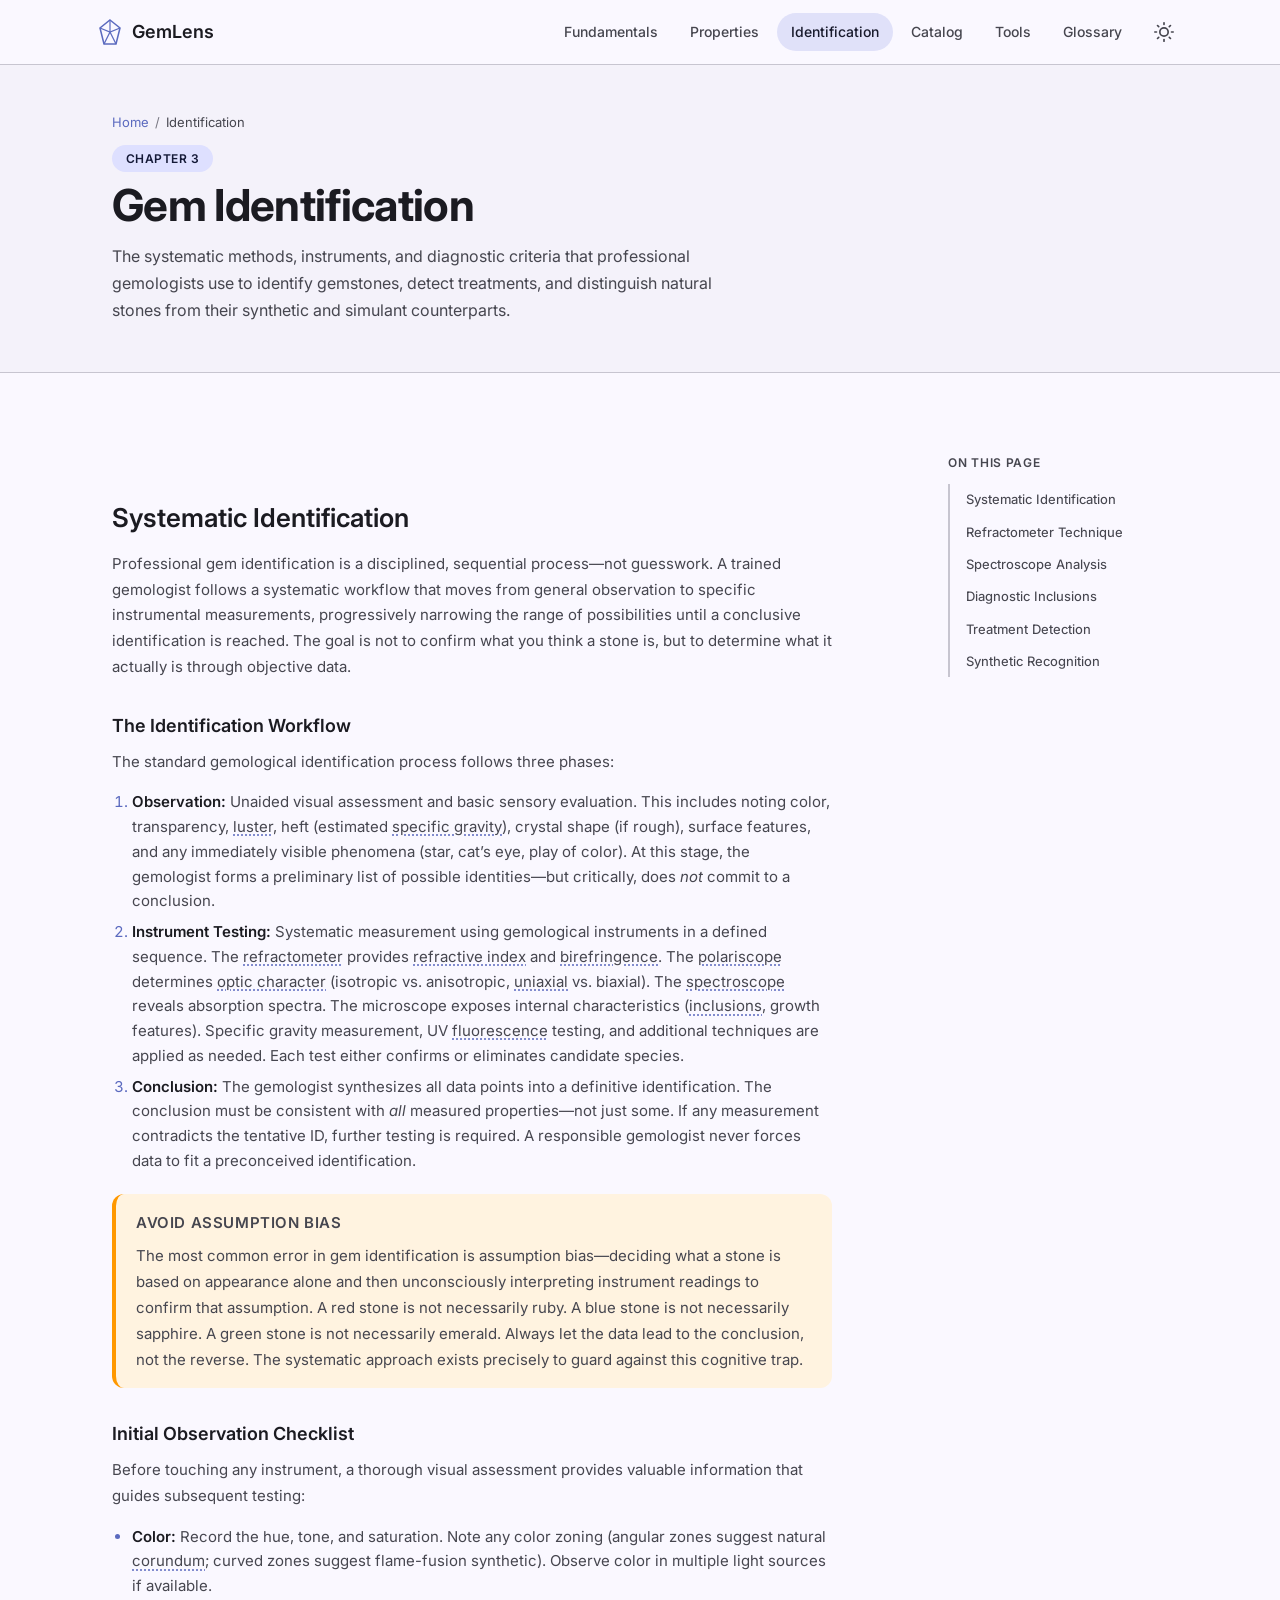
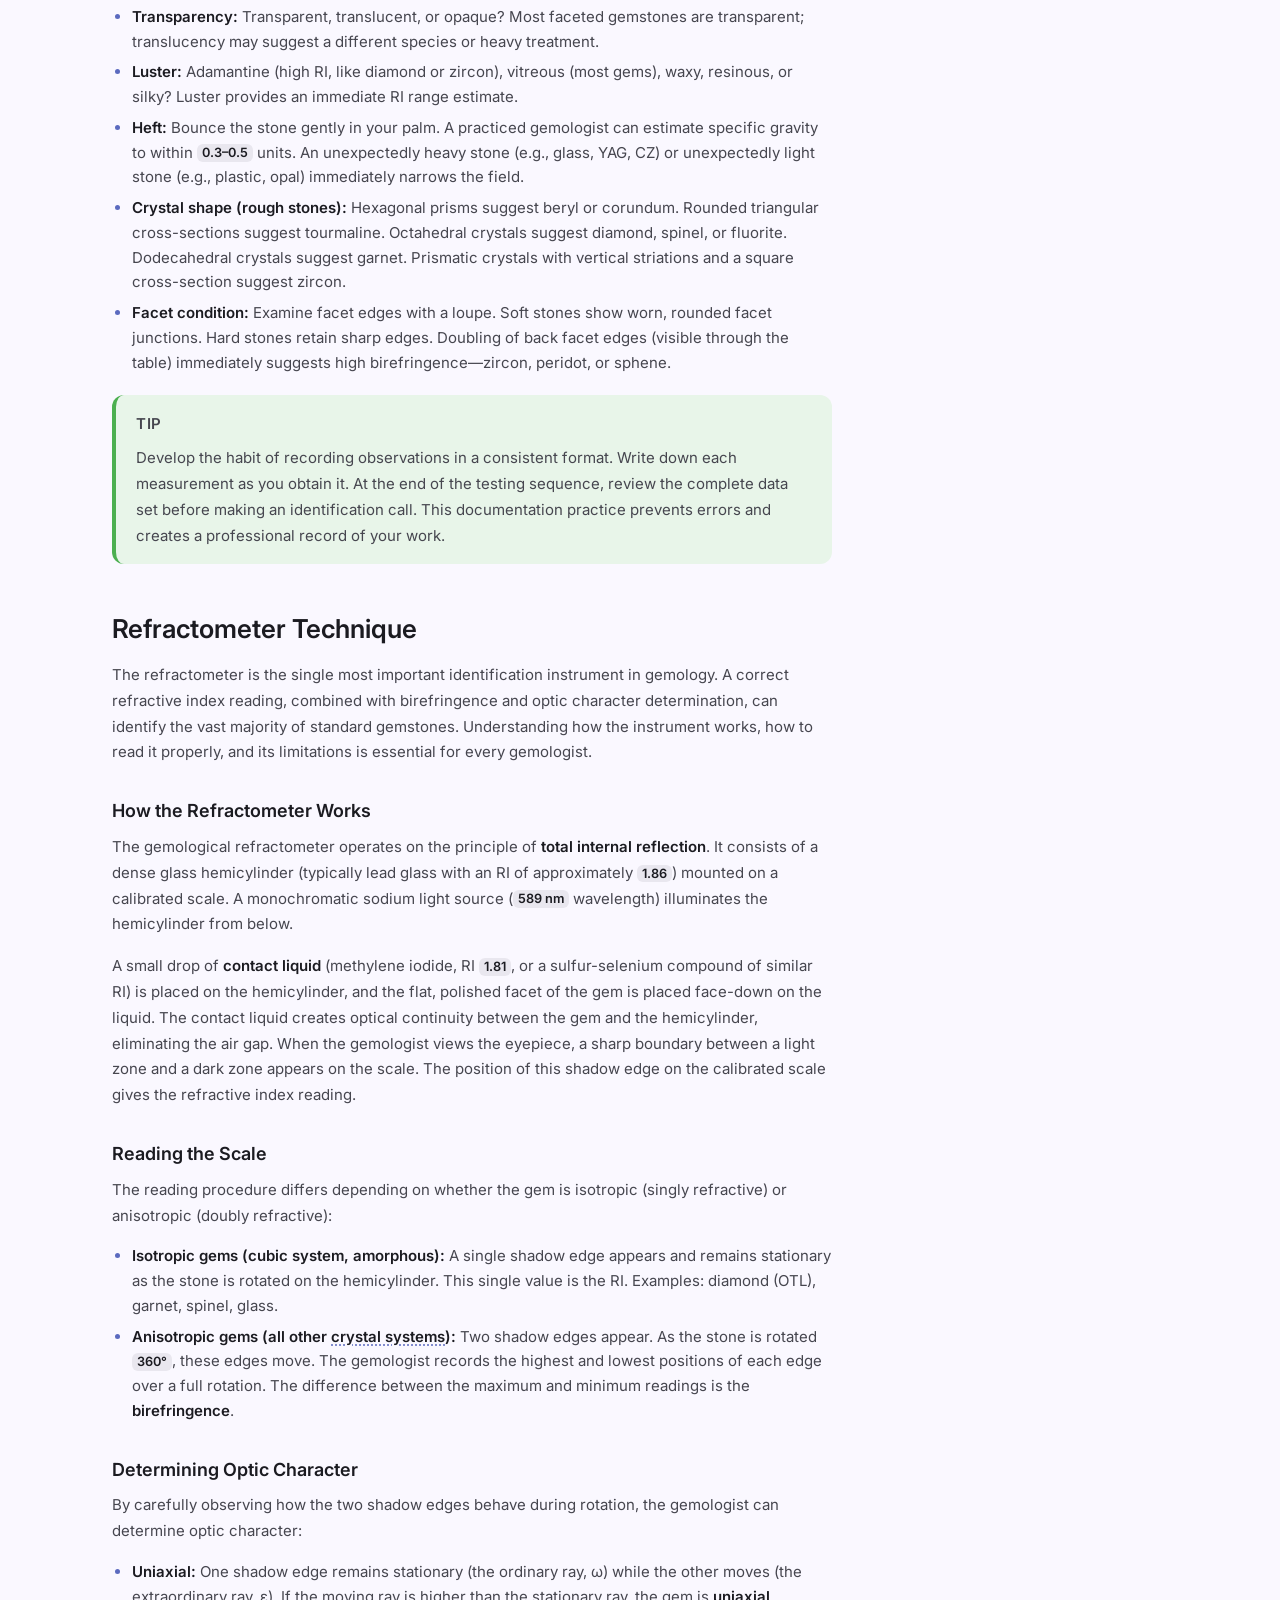
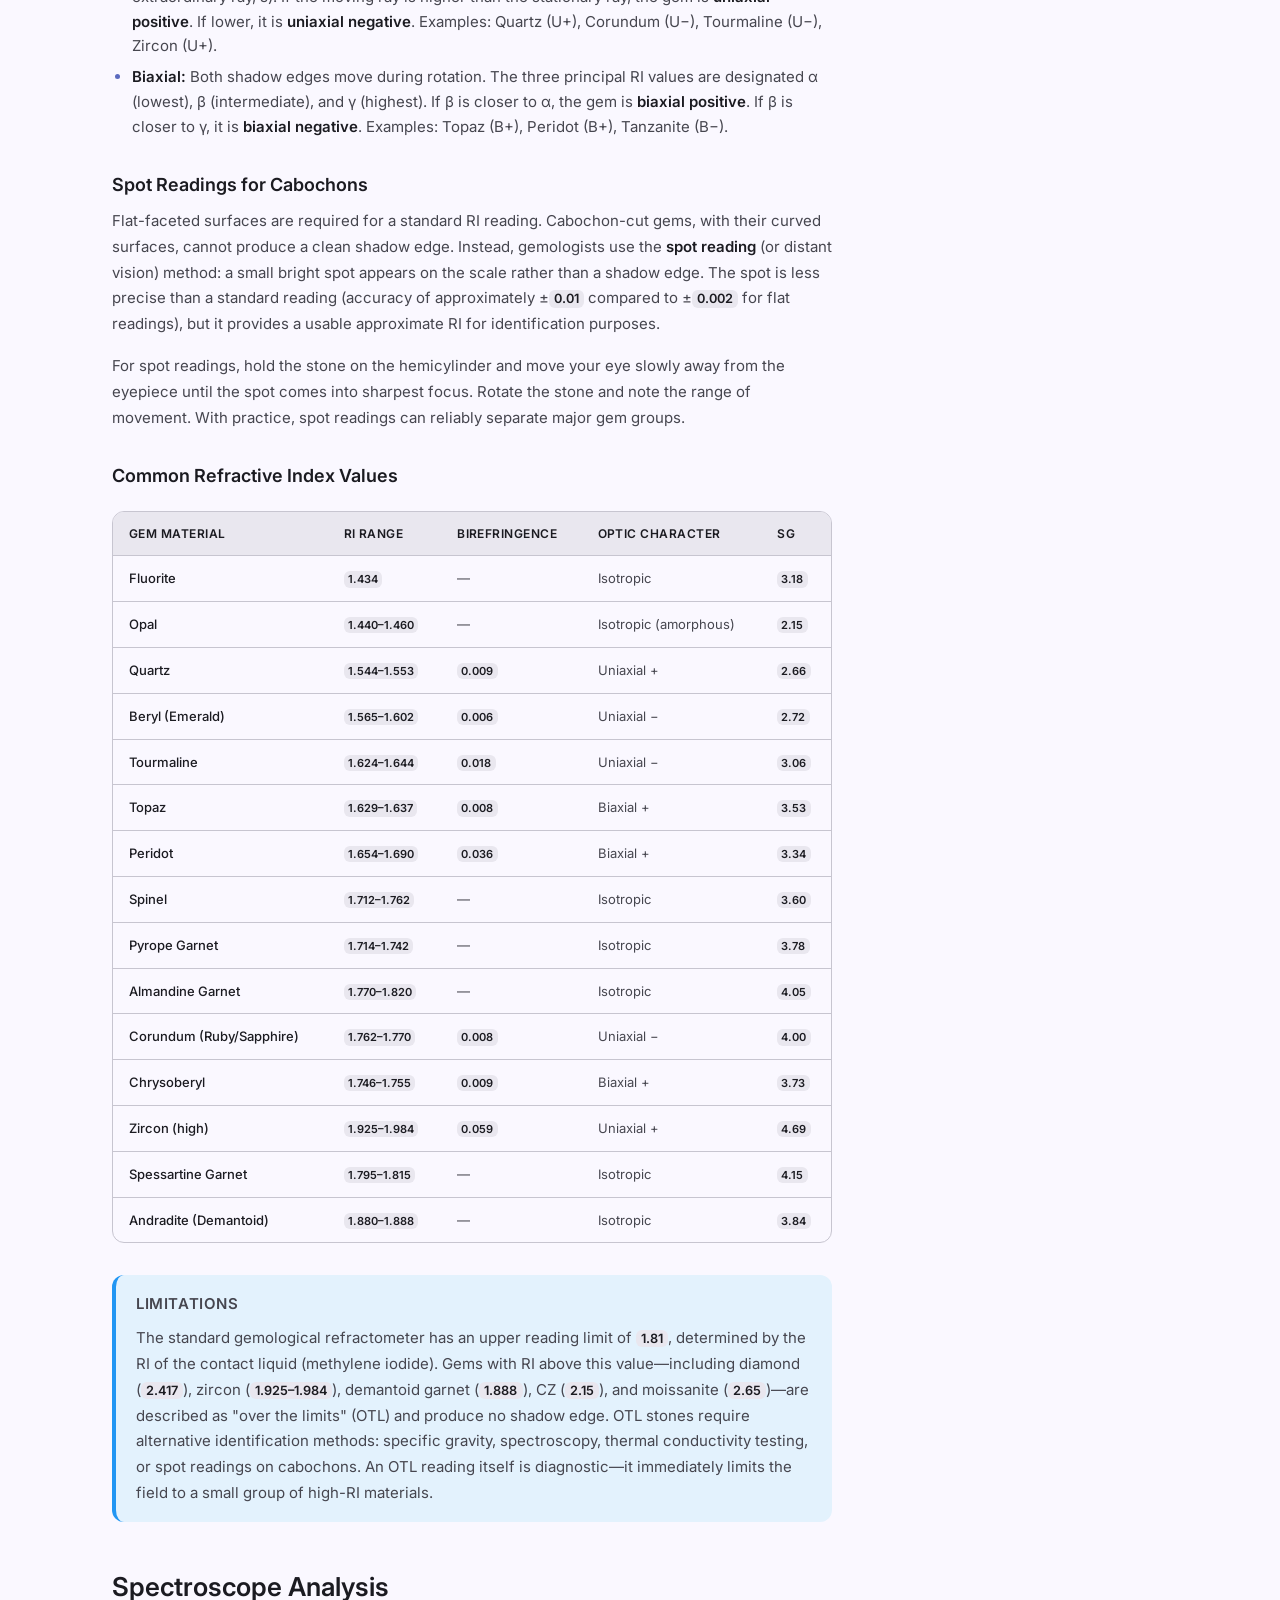
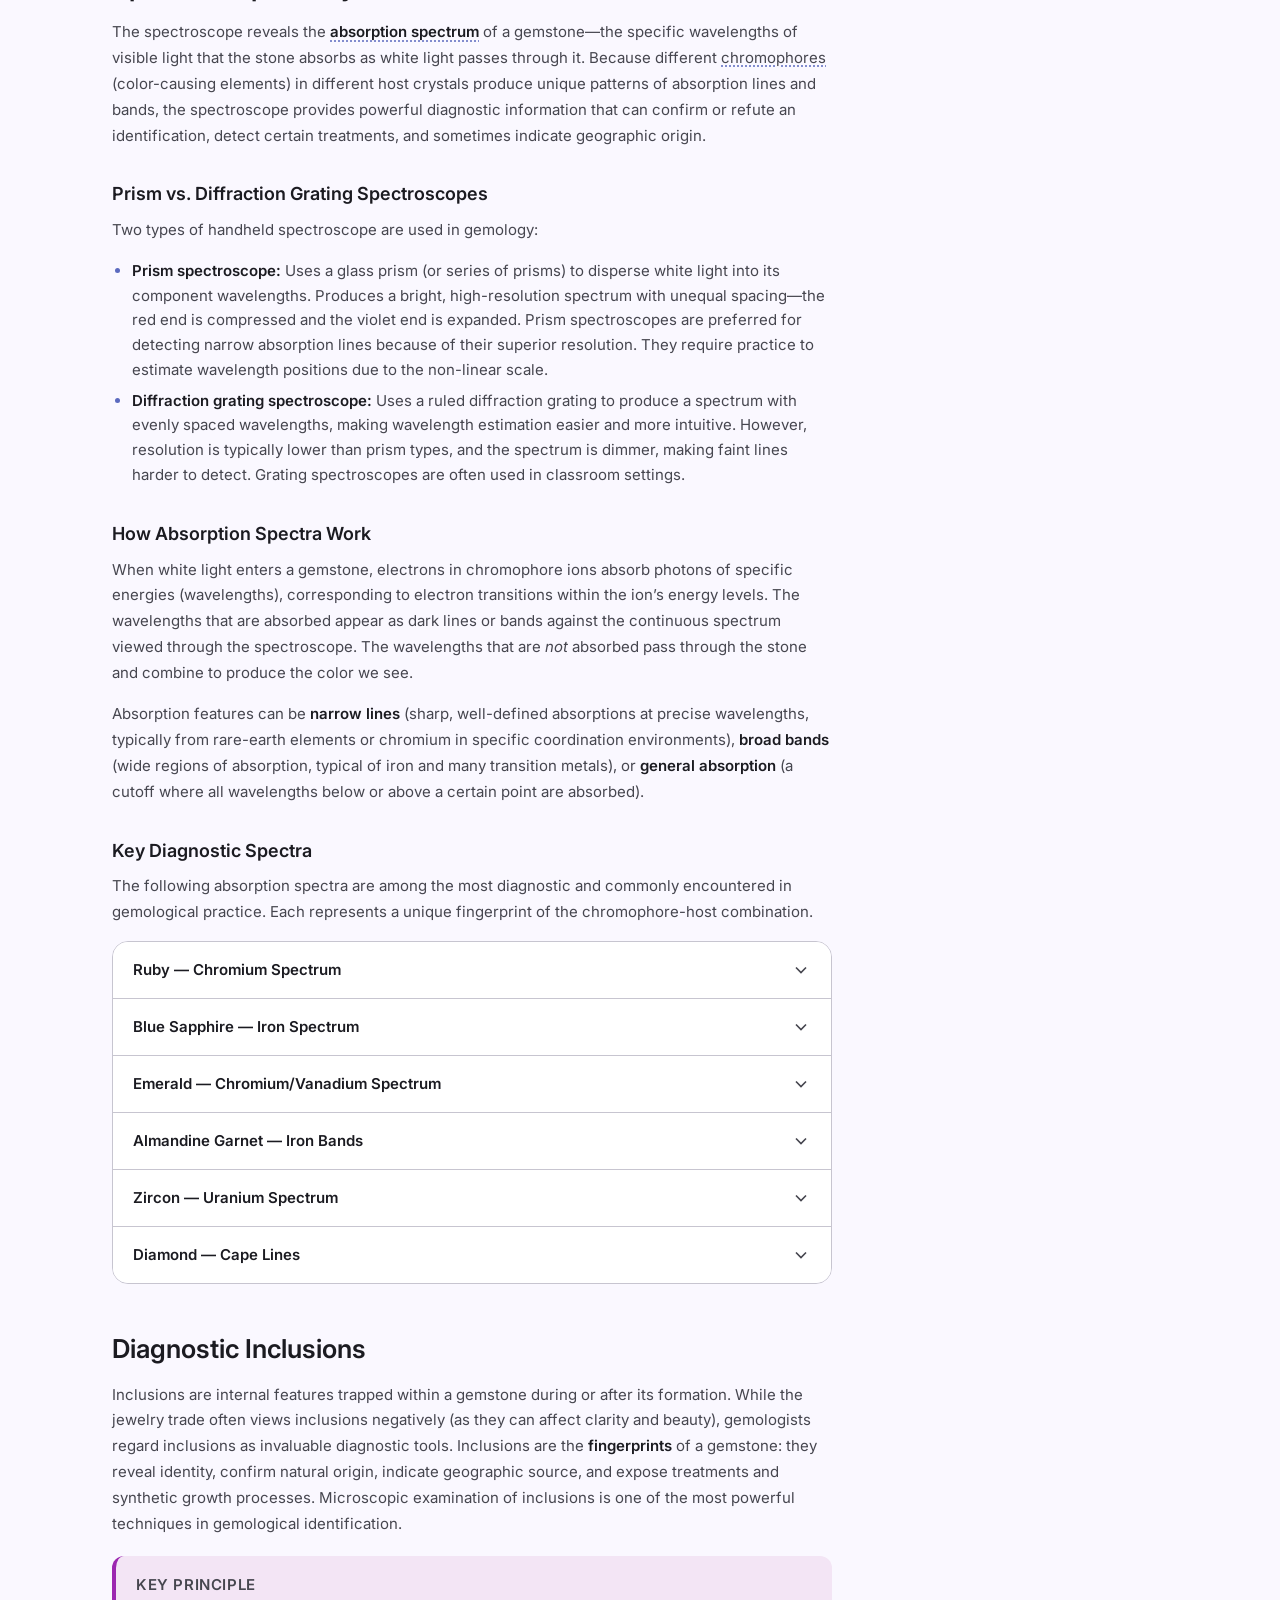
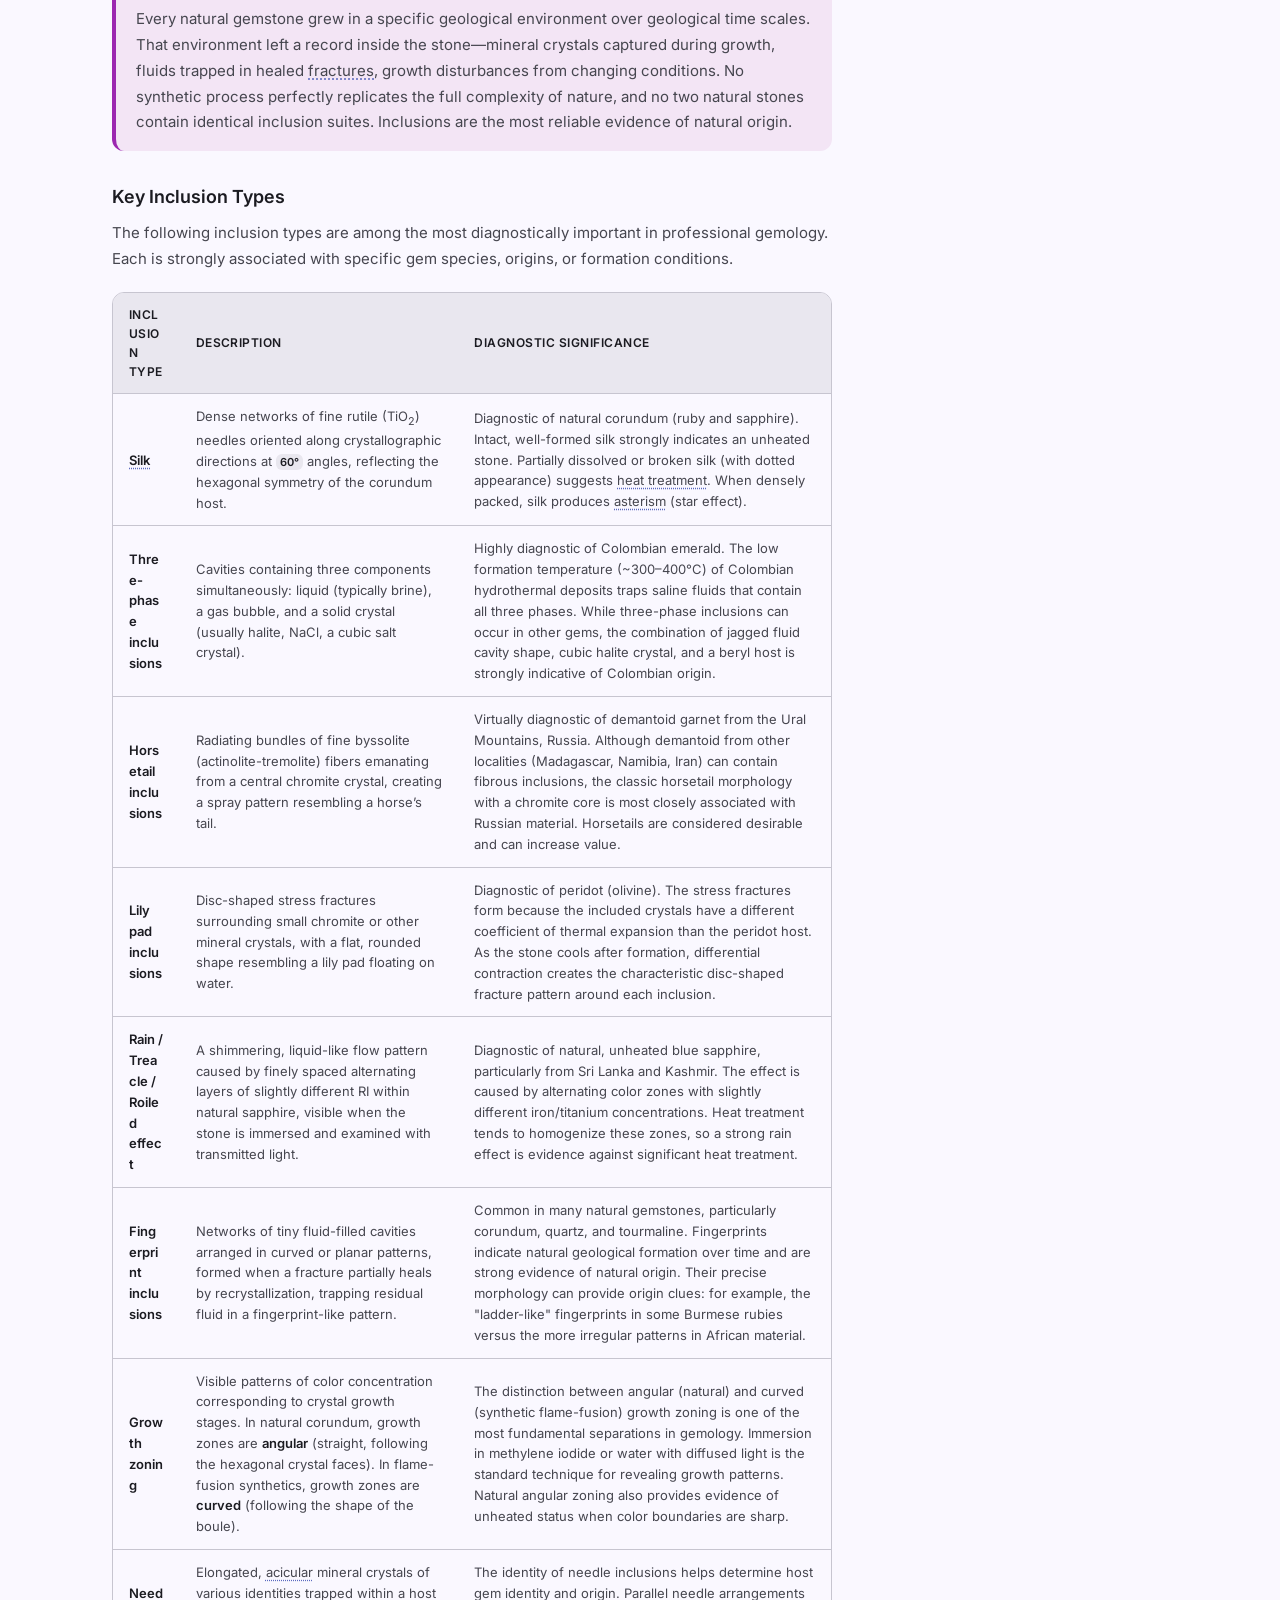
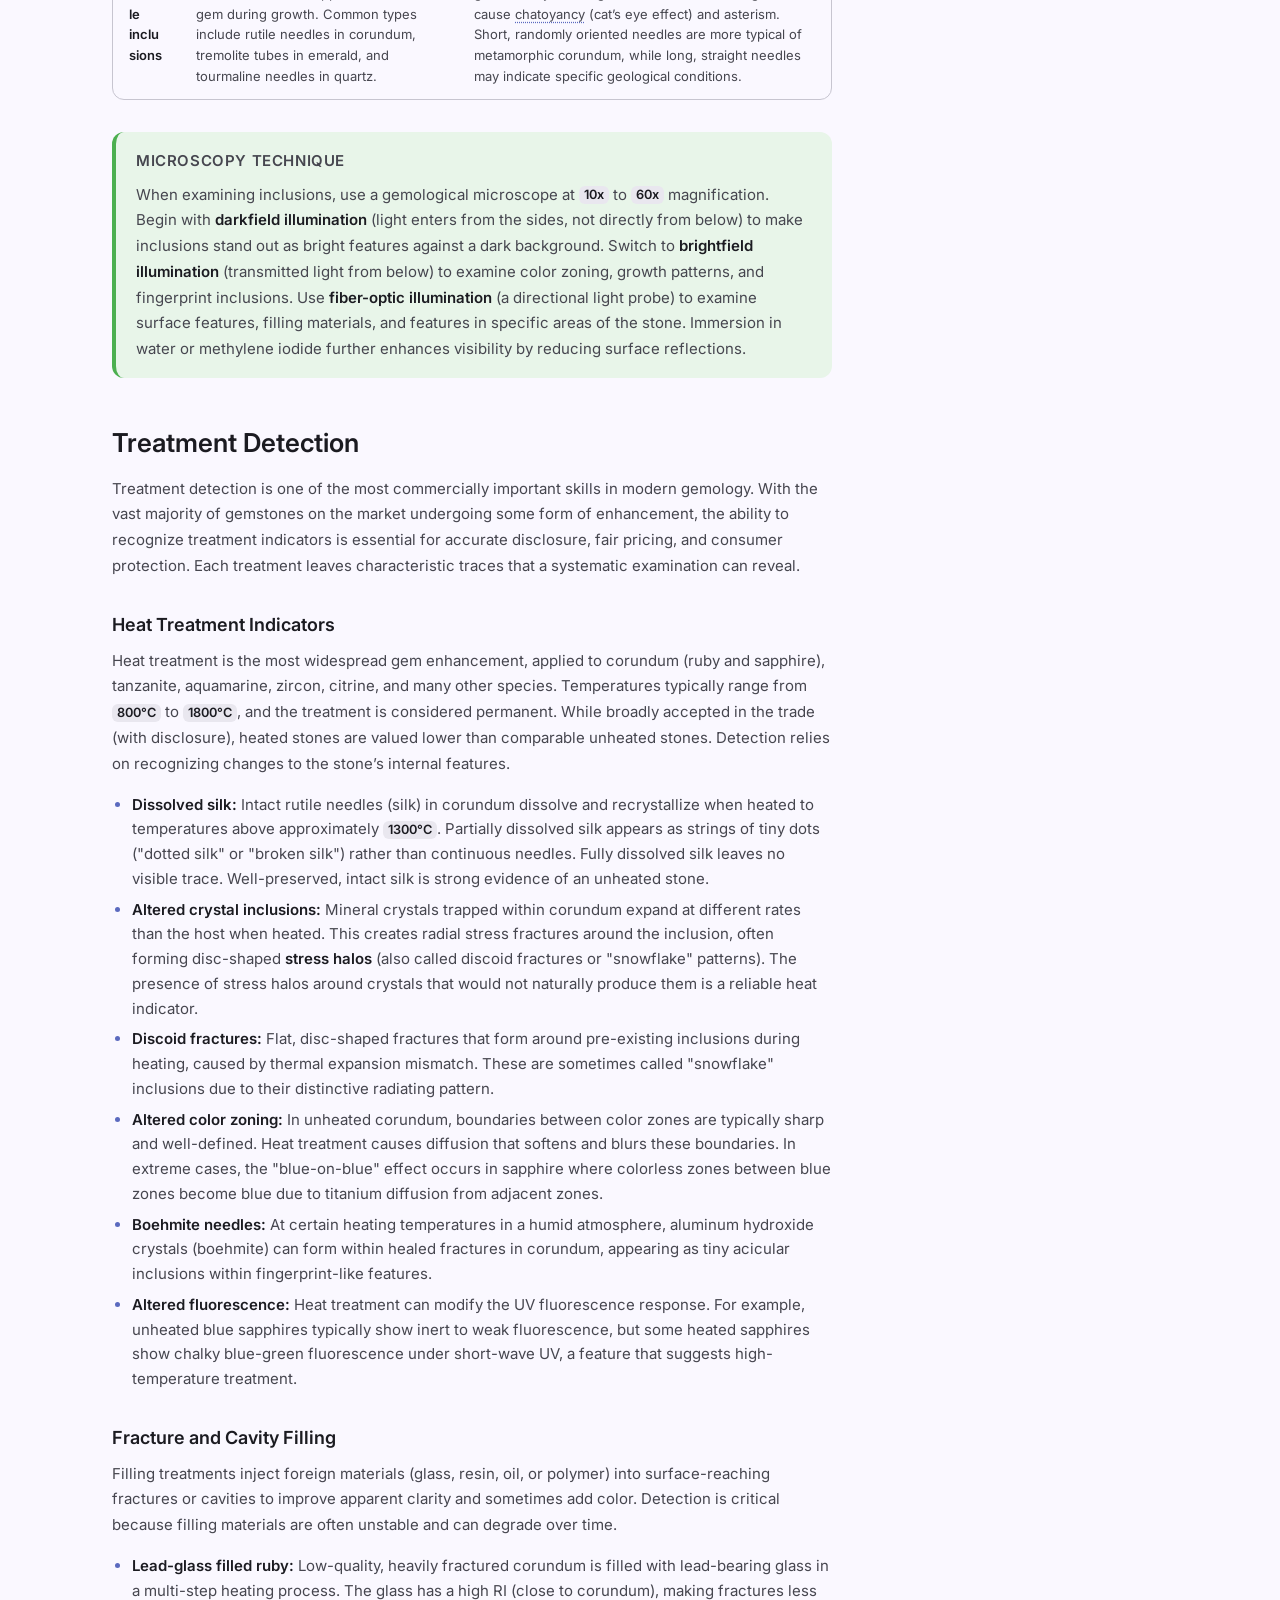
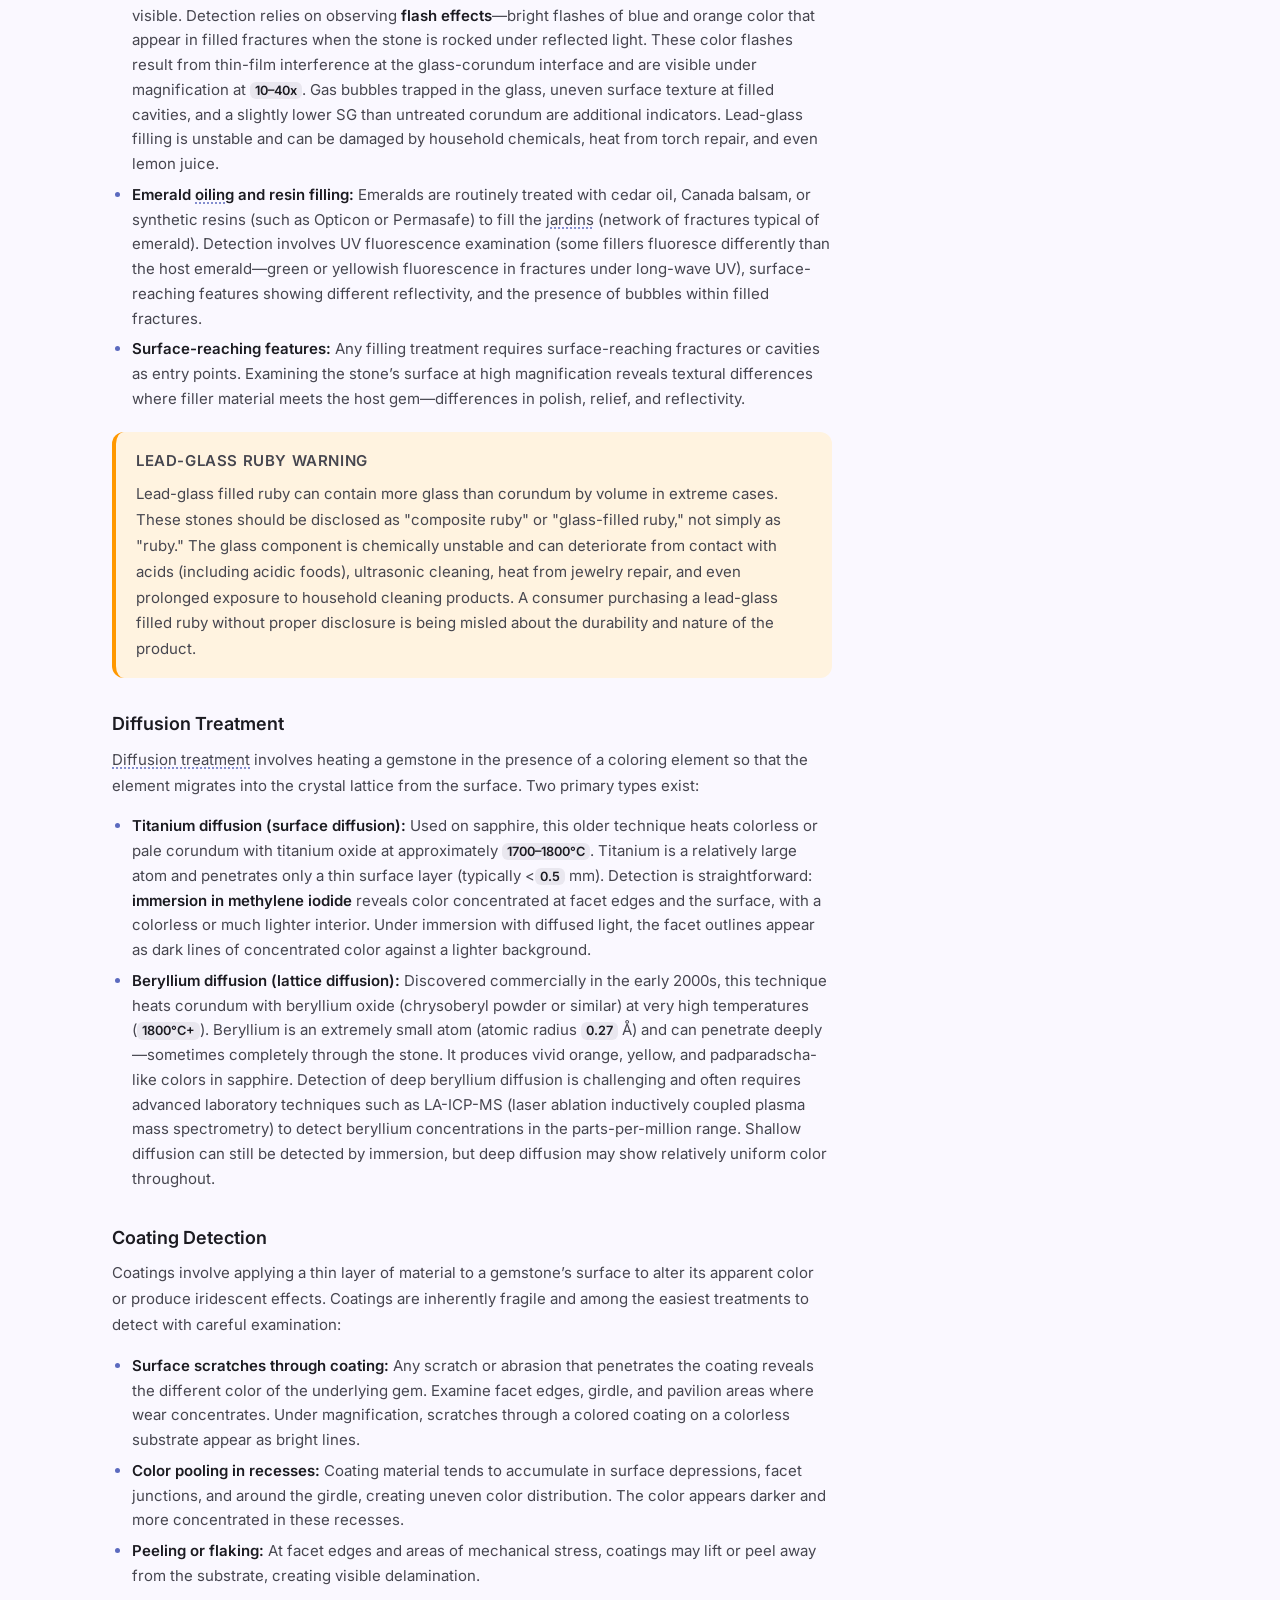
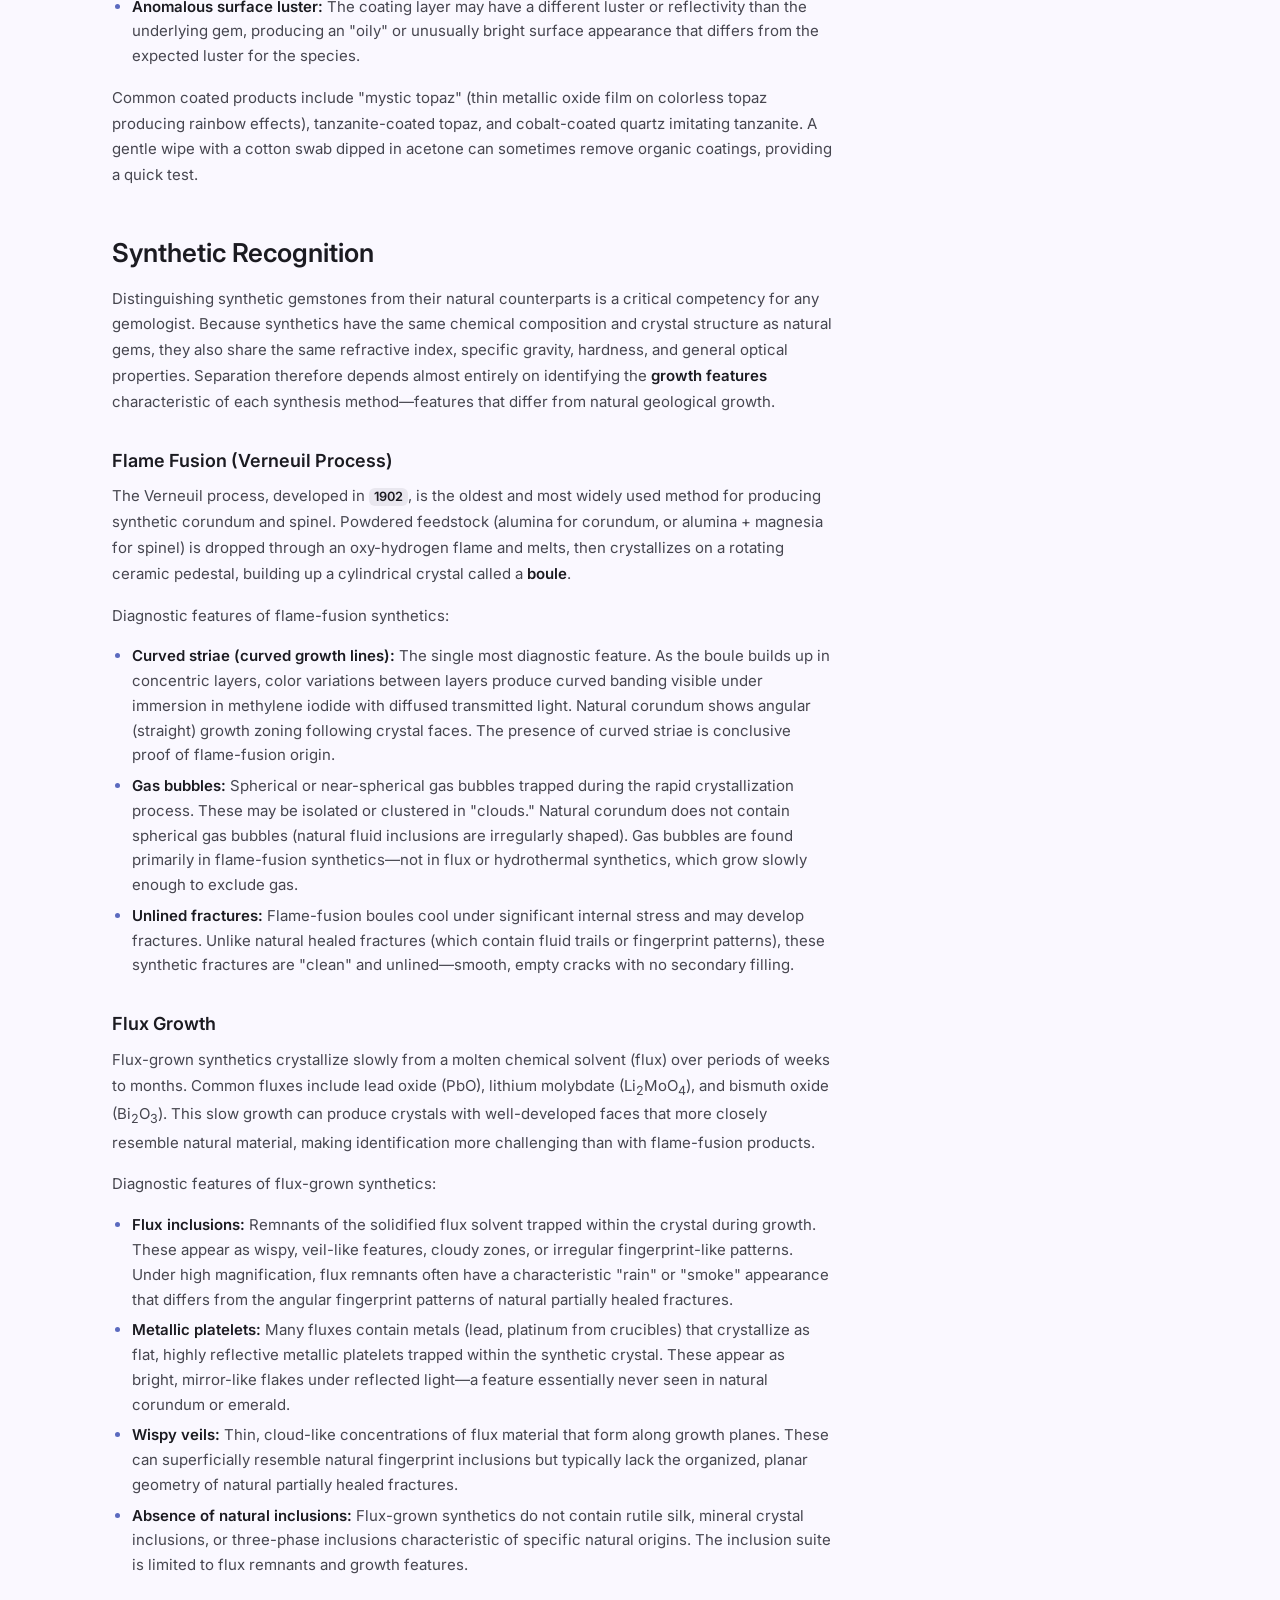
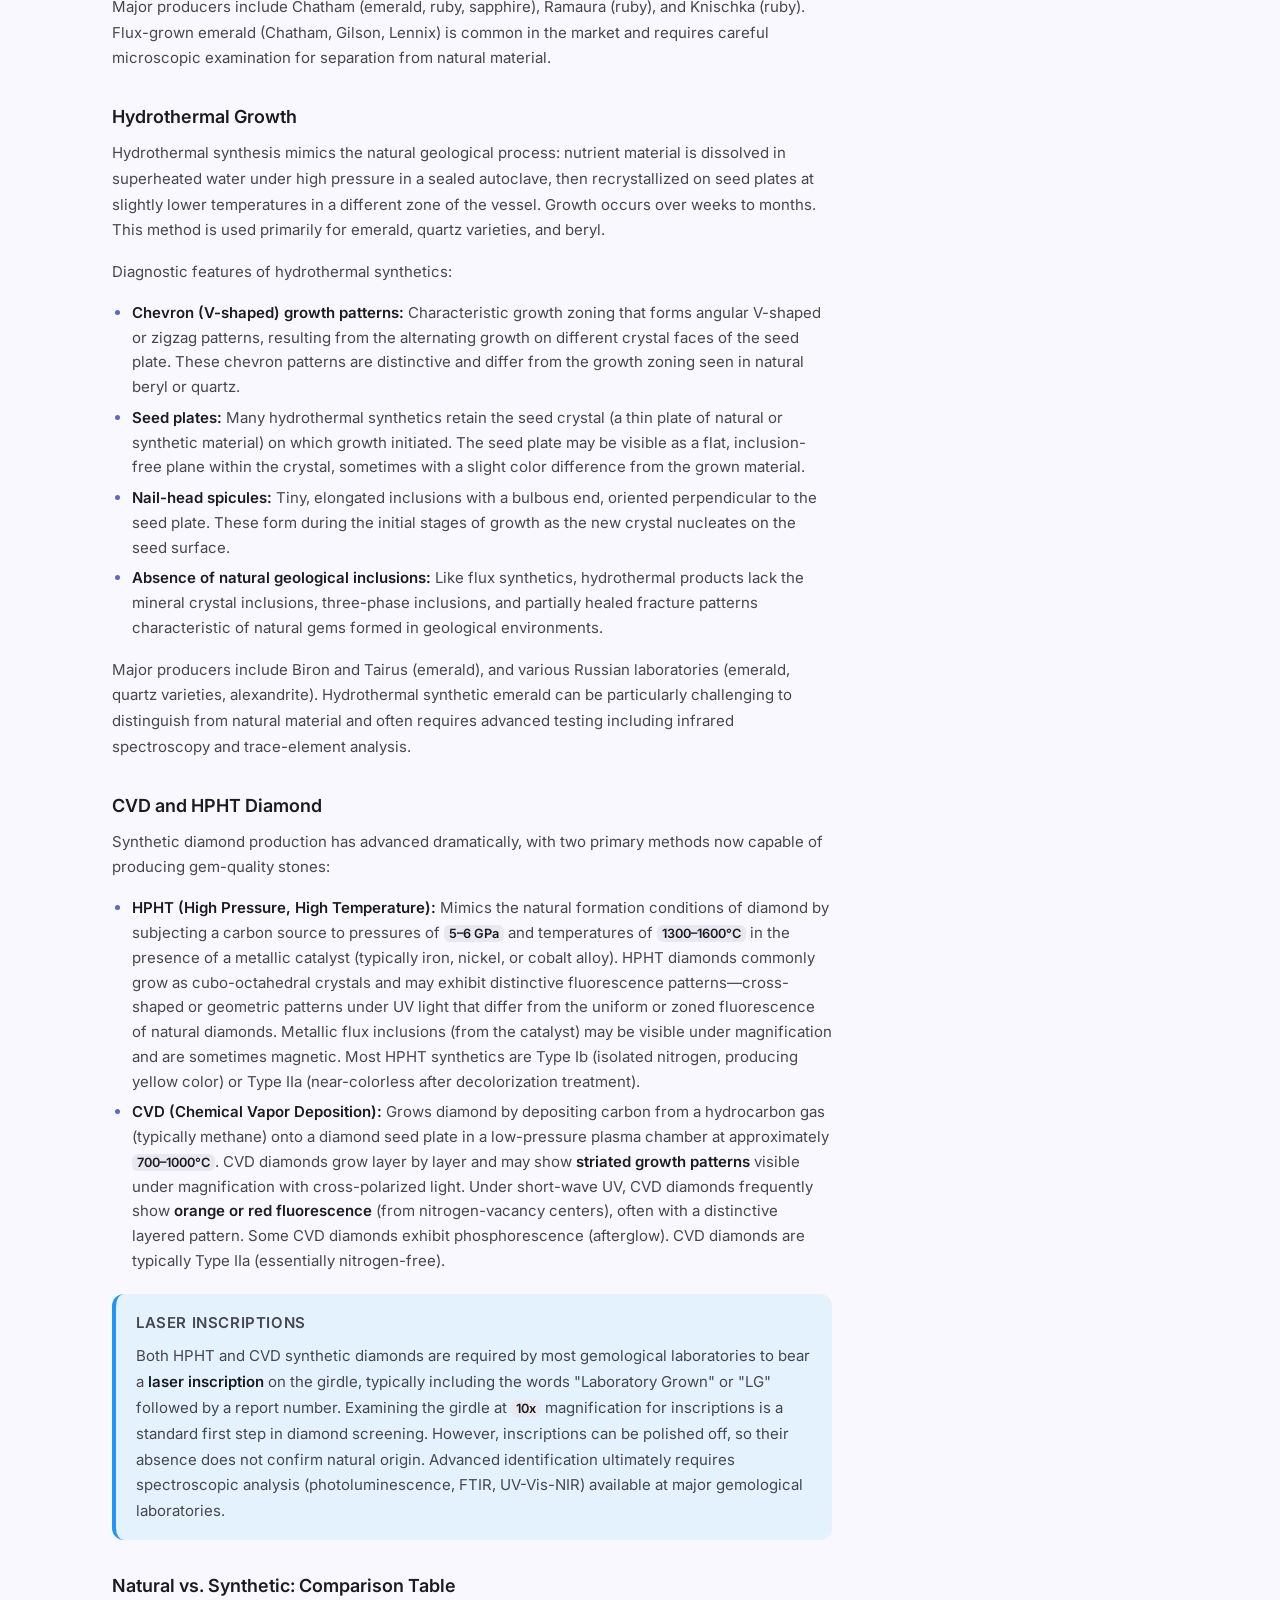
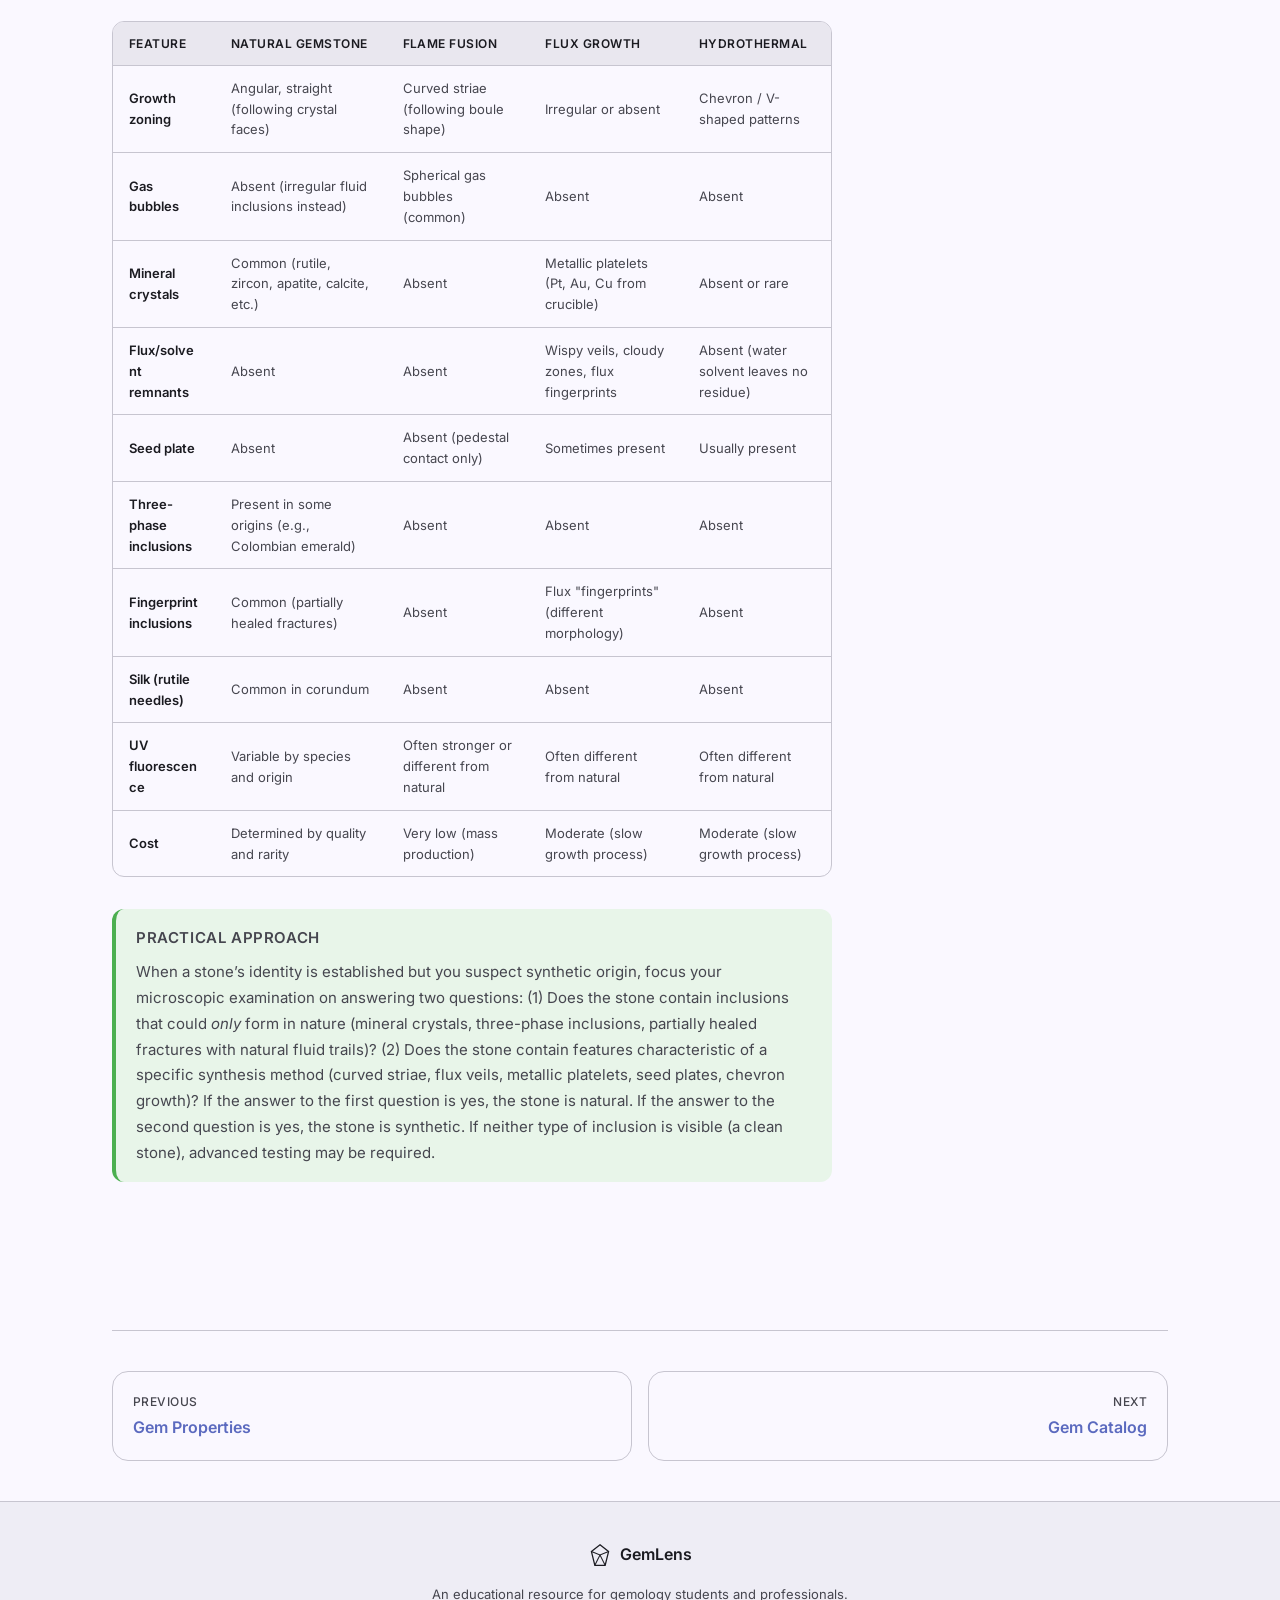
<file: identification.html>
<!DOCTYPE html>
<html lang="en" data-theme="light">
<head>
  <meta charset="UTF-8">
  <meta name="viewport" content="width=device-width, initial-scale=1.0">
  <title>Identification — GemLens</title>
  <meta name="description" content="Systematic gemstone identification techniques: refractometer use, spectroscope analysis, diagnostic inclusions, treatment detection, and synthetic recognition for professional gemologists.">
  <link rel="preconnect" href="https://fonts.googleapis.com">
  <link rel="preconnect" href="https://fonts.gstatic.com" crossorigin>
  <link href="https://fonts.googleapis.com/css2?family=Inter:wght@400;500;600;700&display=swap" rel="stylesheet">
  <link rel="stylesheet" href="styles.css">
  <script src="app.js" defer></script>
</head>
<body>

  <header class="top-bar" id="topBar">
    <div class="top-bar__inner">
      <button class="nav-toggle" id="navToggle" aria-label="Open navigation">
        <svg width="24" height="24" viewBox="0 0 24 24" fill="none" stroke="currentColor" stroke-width="2" stroke-linecap="round"><line x1="3" y1="6" x2="21" y2="6"/><line x1="3" y1="12" x2="21" y2="12"/><line x1="3" y1="18" x2="21" y2="18"/></svg>
      </button>
      <a href="index.html" class="top-bar__brand">
        <svg class="top-bar__icon" width="28" height="28" viewBox="0 0 28 28" fill="none">
          <polygon points="14,2 24,10 20,26 8,26 4,10" stroke="currentColor" stroke-width="1.5" fill="none"/>
          <polyline points="4,10 14,14 24,10" stroke="currentColor" stroke-width="1.2" fill="none"/>
          <line x1="14" y1="14" x2="8" y2="26" stroke="currentColor" stroke-width="1.2"/>
          <line x1="14" y1="14" x2="20" y2="26" stroke="currentColor" stroke-width="1.2"/>
          <line x1="14" y1="2" x2="14" y2="14" stroke="currentColor" stroke-width="1.2"/>
        </svg>
        <span>GemLens</span>
      </a>
      <nav class="top-bar__nav" id="mainNav">
        <a href="fundamentals.html" class="nav-link">Fundamentals</a>
        <a href="properties.html" class="nav-link">Properties</a>
        <a href="identification.html" class="nav-link">Identification</a>
        <a href="catalog.html" class="nav-link">Catalog</a>
        <a href="tools.html" class="nav-link">Tools</a>
        <a href="glossary.html" class="nav-link">Glossary</a>
      </nav>
      <button class="theme-toggle" id="themeToggle" aria-label="Toggle dark mode">
        <svg class="icon-sun" width="20" height="20" viewBox="0 0 24 24" fill="none" stroke="currentColor" stroke-width="2" stroke-linecap="round"><circle cx="12" cy="12" r="5"/><line x1="12" y1="1" x2="12" y2="3"/><line x1="12" y1="21" x2="12" y2="23"/><line x1="4.22" y1="4.22" x2="5.64" y2="5.64"/><line x1="18.36" y1="18.36" x2="19.78" y2="19.78"/><line x1="1" y1="12" x2="3" y2="12"/><line x1="21" y1="12" x2="23" y2="12"/><line x1="4.22" y1="19.78" x2="5.64" y2="18.36"/><line x1="18.36" y1="5.64" x2="19.78" y2="4.22"/></svg>
        <svg class="icon-moon" width="20" height="20" viewBox="0 0 24 24" fill="none" stroke="currentColor" stroke-width="2" stroke-linecap="round"><path d="M21 12.79A9 9 0 1111.21 3 7 7 0 0021 12.79z"/></svg>
      </button>
    </div>
  </header>
  <div class="drawer-scrim" id="drawerScrim"></div>
  <aside class="drawer" id="drawer">
    <div class="drawer__header">
      <span class="drawer__title">GemLens</span>
      <button class="drawer__close" id="drawerClose" aria-label="Close navigation">
        <svg width="24" height="24" viewBox="0 0 24 24" fill="none" stroke="currentColor" stroke-width="2" stroke-linecap="round"><line x1="18" y1="6" x2="6" y2="18"/><line x1="6" y1="6" x2="18" y2="18"/></svg>
      </button>
    </div>
    <nav class="drawer__nav">
      <a href="index.html" class="drawer__link">Home</a>
      <a href="fundamentals.html" class="drawer__link">Fundamentals</a>
      <a href="properties.html" class="drawer__link">Properties</a>
      <a href="identification.html" class="drawer__link">Identification</a>
      <a href="catalog.html" class="drawer__link">Catalog</a>
      <a href="tools.html" class="drawer__link">Tools</a>
      <a href="glossary.html" class="drawer__link">Glossary</a>
    </nav>
  </aside>

  <main>
    <div class="page-header">
      <div class="container">
        <nav class="breadcrumb">
          <a href="index.html">Home</a>
          <span class="breadcrumb__sep">/</span>
          <span>Identification</span>
        </nav>
        <span class="chip">Chapter 3</span>
        <h1 class="display-medium">Gem Identification</h1>
        <p class="body-large">The systematic methods, instruments, and diagnostic criteria that professional gemologists use to identify gemstones, detect treatments, and distinguish natural stones from their synthetic and simulant counterparts.</p>
      </div>
    </div>

    <section class="section">
      <div class="container">
        <div class="content-grid content-grid--with-toc">
          <div class="prose">

            <!-- ============================================= -->
            <!-- SECTION 1: SYSTEMATIC IDENTIFICATION          -->
            <!-- ============================================= -->
            <h2 id="systematic-identification" class="reveal">Systematic Identification</h2>

            <div class="reveal">
              <p>Professional gem identification is a disciplined, sequential process&mdash;not guesswork. A trained gemologist follows a systematic workflow that moves from general observation to specific instrumental measurements, progressively narrowing the range of possibilities until a conclusive identification is reached. The goal is not to confirm what you think a stone is, but to determine what it actually is through objective data.</p>
            </div>

            <div class="reveal">
              <h3>The Identification Workflow</h3>
              <p>The standard gemological identification process follows three phases:</p>
              <ol>
                <li><strong>Observation:</strong> Unaided visual assessment and basic sensory evaluation. This includes noting color, transparency, luster, heft (estimated specific gravity), crystal shape (if rough), surface features, and any immediately visible phenomena (star, cat&rsquo;s eye, play of color). At this stage, the gemologist forms a preliminary list of possible identities&mdash;but critically, does <em>not</em> commit to a conclusion.</li>
                <li><strong>Instrument Testing:</strong> Systematic measurement using gemological instruments in a defined sequence. The refractometer provides refractive index and birefringence. The polariscope determines optic character (isotropic vs. anisotropic, uniaxial vs. biaxial). The spectroscope reveals absorption spectra. The microscope exposes internal characteristics (inclusions, growth features). Specific gravity measurement, UV fluorescence testing, and additional techniques are applied as needed. Each test either confirms or eliminates candidate species.</li>
                <li><strong>Conclusion:</strong> The gemologist synthesizes all data points into a definitive identification. The conclusion must be consistent with <em>all</em> measured properties&mdash;not just some. If any measurement contradicts the tentative ID, further testing is required. A responsible gemologist never forces data to fit a preconceived identification.</li>
              </ol>
            </div>

            <div class="callout callout--warn reveal">
              <p class="callout__label">Avoid Assumption Bias</p>
              <p>The most common error in gem identification is assumption bias&mdash;deciding what a stone is based on appearance alone and then unconsciously interpreting instrument readings to confirm that assumption. A red stone is not necessarily ruby. A blue stone is not necessarily sapphire. A green stone is not necessarily emerald. Always let the data lead to the conclusion, not the reverse. The systematic approach exists precisely to guard against this cognitive trap.</p>
            </div>

            <div class="reveal">
              <h3>Initial Observation Checklist</h3>
              <p>Before touching any instrument, a thorough visual assessment provides valuable information that guides subsequent testing:</p>
              <ul>
                <li><strong>Color:</strong> Record the hue, tone, and saturation. Note any color zoning (angular zones suggest natural corundum; curved zones suggest flame-fusion synthetic). Observe color in multiple light sources if available.</li>
                <li><strong>Transparency:</strong> Transparent, translucent, or opaque? Most faceted gemstones are transparent; translucency may suggest a different species or heavy treatment.</li>
                <li><strong>Luster:</strong> Adamantine (high RI, like diamond or zircon), vitreous (most gems), waxy, resinous, or silky? Luster provides an immediate RI range estimate.</li>
                <li><strong>Heft:</strong> Bounce the stone gently in your palm. A practiced gemologist can estimate specific gravity to within <span class="val">0.3&ndash;0.5</span> units. An unexpectedly heavy stone (e.g., glass, YAG, CZ) or unexpectedly light stone (e.g., plastic, opal) immediately narrows the field.</li>
                <li><strong>Crystal shape (rough stones):</strong> Hexagonal prisms suggest beryl or corundum. Rounded triangular cross-sections suggest tourmaline. Octahedral crystals suggest diamond, spinel, or fluorite. Dodecahedral crystals suggest garnet. Prismatic crystals with vertical striations and a square cross-section suggest zircon.</li>
                <li><strong>Facet condition:</strong> Examine facet edges with a loupe. Soft stones show worn, rounded facet junctions. Hard stones retain sharp edges. Doubling of back facet edges (visible through the table) immediately suggests high birefringence&mdash;zircon, peridot, or sphene.</li>
              </ul>
            </div>

            <div class="callout callout--tip reveal">
              <p class="callout__label">Tip</p>
              <p>Develop the habit of recording observations in a consistent format. Write down each measurement as you obtain it. At the end of the testing sequence, review the complete data set before making an identification call. This documentation practice prevents errors and creates a professional record of your work.</p>
            </div>

            <!-- ============================================= -->
            <!-- SECTION 2: REFRACTOMETER TECHNIQUE            -->
            <!-- ============================================= -->
            <h2 id="refractometer-technique" class="reveal">Refractometer Technique</h2>

            <div class="reveal">
              <p>The refractometer is the single most important identification instrument in gemology. A correct refractive index reading, combined with birefringence and optic character determination, can identify the vast majority of standard gemstones. Understanding how the instrument works, how to read it properly, and its limitations is essential for every gemologist.</p>
            </div>

            <div class="reveal">
              <h3>How the Refractometer Works</h3>
              <p>The gemological refractometer operates on the principle of <strong>total internal reflection</strong>. It consists of a dense glass hemicylinder (typically lead glass with an RI of approximately <span class="val">1.86</span>) mounted on a calibrated scale. A monochromatic sodium light source (<span class="val">589 nm</span> wavelength) illuminates the hemicylinder from below.</p>
              <p>A small drop of <strong>contact liquid</strong> (methylene iodide, RI <span class="val">1.81</span>, or a sulfur-selenium compound of similar RI) is placed on the hemicylinder, and the flat, polished facet of the gem is placed face-down on the liquid. The contact liquid creates optical continuity between the gem and the hemicylinder, eliminating the air gap. When the gemologist views the eyepiece, a sharp boundary between a light zone and a dark zone appears on the scale. The position of this shadow edge on the calibrated scale gives the refractive index reading.</p>
            </div>

            <div class="reveal">
              <h3>Reading the Scale</h3>
              <p>The reading procedure differs depending on whether the gem is isotropic (singly refractive) or anisotropic (doubly refractive):</p>
              <ul>
                <li><strong>Isotropic gems (cubic system, amorphous):</strong> A single shadow edge appears and remains stationary as the stone is rotated on the hemicylinder. This single value is the RI. Examples: diamond (OTL), garnet, spinel, glass.</li>
                <li><strong>Anisotropic gems (all other crystal systems):</strong> Two shadow edges appear. As the stone is rotated <span class="val">360&deg;</span>, these edges move. The gemologist records the highest and lowest positions of each edge over a full rotation. The difference between the maximum and minimum readings is the <strong>birefringence</strong>.</li>
              </ul>
            </div>

            <div class="reveal">
              <h3>Determining Optic Character</h3>
              <p>By carefully observing how the two shadow edges behave during rotation, the gemologist can determine optic character:</p>
              <ul>
                <li><strong>Uniaxial:</strong> One shadow edge remains stationary (the ordinary ray, &omega;) while the other moves (the extraordinary ray, &epsilon;). If the moving ray is higher than the stationary ray, the gem is <strong>uniaxial positive</strong>. If lower, it is <strong>uniaxial negative</strong>. Examples: Quartz (U+), Corundum (U&minus;), Tourmaline (U&minus;), Zircon (U+).</li>
                <li><strong>Biaxial:</strong> Both shadow edges move during rotation. The three principal RI values are designated &alpha; (lowest), &beta; (intermediate), and &gamma; (highest). If &beta; is closer to &alpha;, the gem is <strong>biaxial positive</strong>. If &beta; is closer to &gamma;, it is <strong>biaxial negative</strong>. Examples: Topaz (B+), Peridot (B+), Tanzanite (B&minus;).</li>
              </ul>
            </div>

            <div class="reveal">
              <h3>Spot Readings for Cabochons</h3>
              <p>Flat-faceted surfaces are required for a standard RI reading. Cabochon-cut gems, with their curved surfaces, cannot produce a clean shadow edge. Instead, gemologists use the <strong>spot reading</strong> (or distant vision) method: a small bright spot appears on the scale rather than a shadow edge. The spot is less precise than a standard reading (accuracy of approximately &plusmn;<span class="val">0.01</span> compared to &plusmn;<span class="val">0.002</span> for flat readings), but it provides a usable approximate RI for identification purposes.</p>
              <p>For spot readings, hold the stone on the hemicylinder and move your eye slowly away from the eyepiece until the spot comes into sharpest focus. Rotate the stone and note the range of movement. With practice, spot readings can reliably separate major gem groups.</p>
            </div>

            <div class="reveal">
              <h3>Common Refractive Index Values</h3>
            </div>

            <div class="table-wrap reveal">
              <table class="data-table">
                <thead>
                  <tr>
                    <th>Gem Material</th>
                    <th>RI Range</th>
                    <th>Birefringence</th>
                    <th>Optic Character</th>
                    <th>SG</th>
                  </tr>
                </thead>
                <tbody>
                  <tr>
                    <td>Fluorite</td>
                    <td><span class="val">1.434</span></td>
                    <td>&mdash;</td>
                    <td>Isotropic</td>
                    <td><span class="val">3.18</span></td>
                  </tr>
                  <tr>
                    <td>Opal</td>
                    <td><span class="val">1.440&ndash;1.460</span></td>
                    <td>&mdash;</td>
                    <td>Isotropic (amorphous)</td>
                    <td><span class="val">2.15</span></td>
                  </tr>
                  <tr>
                    <td>Quartz</td>
                    <td><span class="val">1.544&ndash;1.553</span></td>
                    <td><span class="val">0.009</span></td>
                    <td>Uniaxial +</td>
                    <td><span class="val">2.66</span></td>
                  </tr>
                  <tr>
                    <td>Beryl (Emerald)</td>
                    <td><span class="val">1.565&ndash;1.602</span></td>
                    <td><span class="val">0.006</span></td>
                    <td>Uniaxial &minus;</td>
                    <td><span class="val">2.72</span></td>
                  </tr>
                  <tr>
                    <td>Tourmaline</td>
                    <td><span class="val">1.624&ndash;1.644</span></td>
                    <td><span class="val">0.018</span></td>
                    <td>Uniaxial &minus;</td>
                    <td><span class="val">3.06</span></td>
                  </tr>
                  <tr>
                    <td>Topaz</td>
                    <td><span class="val">1.629&ndash;1.637</span></td>
                    <td><span class="val">0.008</span></td>
                    <td>Biaxial +</td>
                    <td><span class="val">3.53</span></td>
                  </tr>
                  <tr>
                    <td>Peridot</td>
                    <td><span class="val">1.654&ndash;1.690</span></td>
                    <td><span class="val">0.036</span></td>
                    <td>Biaxial +</td>
                    <td><span class="val">3.34</span></td>
                  </tr>
                  <tr>
                    <td>Spinel</td>
                    <td><span class="val">1.712&ndash;1.762</span></td>
                    <td>&mdash;</td>
                    <td>Isotropic</td>
                    <td><span class="val">3.60</span></td>
                  </tr>
                  <tr>
                    <td>Pyrope Garnet</td>
                    <td><span class="val">1.714&ndash;1.742</span></td>
                    <td>&mdash;</td>
                    <td>Isotropic</td>
                    <td><span class="val">3.78</span></td>
                  </tr>
                  <tr>
                    <td>Almandine Garnet</td>
                    <td><span class="val">1.770&ndash;1.820</span></td>
                    <td>&mdash;</td>
                    <td>Isotropic</td>
                    <td><span class="val">4.05</span></td>
                  </tr>
                  <tr>
                    <td>Corundum (Ruby/Sapphire)</td>
                    <td><span class="val">1.762&ndash;1.770</span></td>
                    <td><span class="val">0.008</span></td>
                    <td>Uniaxial &minus;</td>
                    <td><span class="val">4.00</span></td>
                  </tr>
                  <tr>
                    <td>Chrysoberyl</td>
                    <td><span class="val">1.746&ndash;1.755</span></td>
                    <td><span class="val">0.009</span></td>
                    <td>Biaxial +</td>
                    <td><span class="val">3.73</span></td>
                  </tr>
                  <tr>
                    <td>Zircon (high)</td>
                    <td><span class="val">1.925&ndash;1.984</span></td>
                    <td><span class="val">0.059</span></td>
                    <td>Uniaxial +</td>
                    <td><span class="val">4.69</span></td>
                  </tr>
                  <tr>
                    <td>Spessartine Garnet</td>
                    <td><span class="val">1.795&ndash;1.815</span></td>
                    <td>&mdash;</td>
                    <td>Isotropic</td>
                    <td><span class="val">4.15</span></td>
                  </tr>
                  <tr>
                    <td>Andradite (Demantoid)</td>
                    <td><span class="val">1.880&ndash;1.888</span></td>
                    <td>&mdash;</td>
                    <td>Isotropic</td>
                    <td><span class="val">3.84</span></td>
                  </tr>
                </tbody>
              </table>
            </div>

            <div class="callout callout--note reveal">
              <p class="callout__label">Limitations</p>
              <p>The standard gemological refractometer has an upper reading limit of <span class="val">1.81</span>, determined by the RI of the contact liquid (methylene iodide). Gems with RI above this value&mdash;including diamond (<span class="val">2.417</span>), zircon (<span class="val">1.925&ndash;1.984</span>), demantoid garnet (<span class="val">1.888</span>), CZ (<span class="val">2.15</span>), and moissanite (<span class="val">2.65</span>)&mdash;are described as "over the limits" (OTL) and produce no shadow edge. OTL stones require alternative identification methods: specific gravity, spectroscopy, thermal conductivity testing, or spot readings on cabochons. An OTL reading itself is diagnostic&mdash;it immediately limits the field to a small group of high-RI materials.</p>
            </div>

            <!-- ============================================= -->
            <!-- SECTION 3: SPECTROSCOPE ANALYSIS              -->
            <!-- ============================================= -->
            <h2 id="spectroscope-analysis" class="reveal">Spectroscope Analysis</h2>

            <div class="reveal">
              <p>The spectroscope reveals the <strong>absorption spectrum</strong> of a gemstone&mdash;the specific wavelengths of visible light that the stone absorbs as white light passes through it. Because different chromophores (color-causing elements) in different host crystals produce unique patterns of absorption lines and bands, the spectroscope provides powerful diagnostic information that can confirm or refute an identification, detect certain treatments, and sometimes indicate geographic origin.</p>
            </div>

            <div class="reveal">
              <h3>Prism vs. Diffraction Grating Spectroscopes</h3>
              <p>Two types of handheld spectroscope are used in gemology:</p>
              <ul>
                <li><strong>Prism spectroscope:</strong> Uses a glass prism (or series of prisms) to disperse white light into its component wavelengths. Produces a bright, high-resolution spectrum with unequal spacing&mdash;the red end is compressed and the violet end is expanded. Prism spectroscopes are preferred for detecting narrow absorption lines because of their superior resolution. They require practice to estimate wavelength positions due to the non-linear scale.</li>
                <li><strong>Diffraction grating spectroscope:</strong> Uses a ruled diffraction grating to produce a spectrum with evenly spaced wavelengths, making wavelength estimation easier and more intuitive. However, resolution is typically lower than prism types, and the spectrum is dimmer, making faint lines harder to detect. Grating spectroscopes are often used in classroom settings.</li>
              </ul>
            </div>

            <div class="reveal">
              <h3>How Absorption Spectra Work</h3>
              <p>When white light enters a gemstone, electrons in chromophore ions absorb photons of specific energies (wavelengths), corresponding to electron transitions within the ion&rsquo;s energy levels. The wavelengths that are absorbed appear as dark lines or bands against the continuous spectrum viewed through the spectroscope. The wavelengths that are <em>not</em> absorbed pass through the stone and combine to produce the color we see.</p>
              <p>Absorption features can be <strong>narrow lines</strong> (sharp, well-defined absorptions at precise wavelengths, typically from rare-earth elements or chromium in specific coordination environments), <strong>broad bands</strong> (wide regions of absorption, typical of iron and many transition metals), or <strong>general absorption</strong> (a cutoff where all wavelengths below or above a certain point are absorbed).</p>
            </div>

            <div class="reveal">
              <h3>Key Diagnostic Spectra</h3>
              <p>The following absorption spectra are among the most diagnostic and commonly encountered in gemological practice. Each represents a unique fingerprint of the chromophore-host combination.</p>
            </div>

            <div class="accordion reveal">
              <div class="accordion__item">
                <button class="accordion__trigger">
                  Ruby &mdash; Chromium Spectrum
                  <svg width="20" height="20" viewBox="0 0 24 24" fill="none" stroke="currentColor" stroke-width="2"><polyline points="6 9 12 15 18 9"/></svg>
                </button>
                <div class="accordion__body">
                  <div class="accordion__inner">
                    <p>Ruby&rsquo;s spectrum is dominated by chromium (Cr<sup>3+</sup>) in the corundum lattice and is one of the most distinctive in gemology:</p>
                    <ul>
                      <li><strong>Fluorescent doublet at <span class="val">694.2</span> and <span class="val">692.8</span> nm:</strong> Two bright emission lines in the deep red, visible even with a small spectroscope. These lines appear bright (not dark) because chromium fluorescence is so strong that it overwhelms the spectrum at these wavelengths. This doublet is the single most diagnostic feature of natural and synthetic ruby.</li>
                      <li><strong>Absorption lines at <span class="val">668</span> and <span class="val">659</span> nm:</strong> Two fine dark lines in the orange-red region, flanking the fluorescent doublet on the shorter-wavelength side.</li>
                      <li><strong>Broad absorption band centered around <span class="val">550</span> nm:</strong> A wide absorption in the green-yellow region, responsible for ruby&rsquo;s selective transmission of red light.</li>
                      <li><strong>Broad absorption band centered around <span class="val">410</span> nm:</strong> A wide absorption in the violet region.</li>
                    </ul>
                    <p>High-iron rubies (e.g., Thai/Cambodian origin) may show diminished fluorescent lines due to iron quenching the chromium fluorescence&mdash;a feature that can provide origin clues.</p>
                  </div>
                </div>
              </div>

              <div class="accordion__item">
                <button class="accordion__trigger">
                  Blue Sapphire &mdash; Iron Spectrum
                  <svg width="20" height="20" viewBox="0 0 24 24" fill="none" stroke="currentColor" stroke-width="2"><polyline points="6 9 12 15 18 9"/></svg>
                </button>
                <div class="accordion__body">
                  <div class="accordion__inner">
                    <p>Blue sapphire&rsquo;s color arises from Fe<sup>2+</sup>&ndash;Ti<sup>4+</sup> intervalence charge transfer, but its diagnostic spectrum is dominated by iron (Fe) absorption:</p>
                    <ul>
                      <li><strong>Three absorption bands at <span class="val">450</span>, <span class="val">460</span>, and <span class="val">471</span> nm:</strong> These closely spaced iron lines in the blue-violet region are the hallmark of natural blue sapphire. The <span class="val">450</span> nm band is typically the strongest and most readily visible. Together, these three bands form a characteristic cluster that is immediately recognizable with practice.</li>
                      <li><strong>Weak line at <span class="val">387</span> nm:</strong> An additional iron absorption in the near-violet, sometimes difficult to observe without good illumination.</li>
                    </ul>
                    <p>The intensity of these iron bands varies with the iron content of the stone. Australian and Thai sapphires (high iron) show very strong <span class="val">450</span> nm absorption, while Kashmir and Burmese sapphires (lower iron) may show weaker bands. Synthetic blue sapphires produced by flame fusion typically contain no iron and show <em>no</em> absorption lines&mdash;a critical diagnostic separation.</p>
                  </div>
                </div>
              </div>

              <div class="accordion__item">
                <button class="accordion__trigger">
                  Emerald &mdash; Chromium/Vanadium Spectrum
                  <svg width="20" height="20" viewBox="0 0 24 24" fill="none" stroke="currentColor" stroke-width="2"><polyline points="6 9 12 15 18 9"/></svg>
                </button>
                <div class="accordion__body">
                  <div class="accordion__inner">
                    <p>Emerald&rsquo;s green color arises from chromium and/or vanadium in the beryl lattice. The spectrum varies depending on the dominant chromophore:</p>
                    <ul>
                      <li><strong>Chromium doublet at <span class="val">680</span> and <span class="val">683</span> nm:</strong> Two fine lines in the red region, analogous to the ruby doublet but at slightly different wavelengths due to the beryl host crystal. These lines may appear as bright emission lines (fluorescent) in low-iron emeralds, particularly Colombian stones.</li>
                      <li><strong>Broad absorption band centered at approximately <span class="val">600</span> nm:</strong> Absorption in the orange-red region, part of the chromium crystal-field absorption that produces green transmission.</li>
                      <li><strong>General absorption below approximately <span class="val">450</span> nm:</strong> Strong absorption in the violet end of the spectrum, cutting off transmission of shorter wavelengths.</li>
                      <li><strong>Partial absorption around <span class="val">630&ndash;660</span> nm:</strong> Weak absorption between the two major features.</li>
                    </ul>
                    <p>Vanadium-dominant emeralds (some Colombian and Brazilian stones) show a slightly different spectrum with less distinct lines in the red region. The presence or absence of the chromium doublet, combined with fluorescence behavior, helps separate chromium-colored from vanadium-colored emeralds&mdash;a distinction some trade organizations consider important for classification.</p>
                  </div>
                </div>
              </div>

              <div class="accordion__item">
                <button class="accordion__trigger">
                  Almandine Garnet &mdash; Iron Bands
                  <svg width="20" height="20" viewBox="0 0 24 24" fill="none" stroke="currentColor" stroke-width="2"><polyline points="6 9 12 15 18 9"/></svg>
                </button>
                <div class="accordion__body">
                  <div class="accordion__inner">
                    <p>Almandine garnet produces one of the most instantly recognizable spectra in gemology, dominated by three broad iron (Fe<sup>2+</sup>) absorption bands:</p>
                    <ul>
                      <li><strong>Band at <span class="val">504</span> nm:</strong> A strong, broad absorption in the blue-green region.</li>
                      <li><strong>Band at <span class="val">520</span> nm:</strong> Overlapping with the 504 band, creating a wide absorption trough in the green.</li>
                      <li><strong>Band at <span class="val">573</span> nm:</strong> The strongest and most characteristic band, located in the yellow-green. This single band is often sufficient to identify almandine.</li>
                    </ul>
                    <p>These three bands are broad and strong, easily visible even with a basic spectroscope. Pyrope-almandine mixtures (such as rhodolite garnet) show a weaker version of this pattern. Pure pyrope shows little iron absorption. Spessartine garnet shows a different pattern with bands shifted toward <span class="val">410</span>, <span class="val">420</span>, and <span class="val">430</span> nm due to manganese.</p>
                  </div>
                </div>
              </div>

              <div class="accordion__item">
                <button class="accordion__trigger">
                  Zircon &mdash; Uranium Spectrum
                  <svg width="20" height="20" viewBox="0 0 24 24" fill="none" stroke="currentColor" stroke-width="2"><polyline points="6 9 12 15 18 9"/></svg>
                </button>
                <div class="accordion__body">
                  <div class="accordion__inner">
                    <p>Zircon characteristically contains trace amounts of uranium and thorium that have undergone partial radioactive decay, producing a complex spectrum of fine absorption lines throughout the visible range:</p>
                    <ul>
                      <li><strong>Strong line at <span class="val">653.5</span> nm:</strong> The most prominent and diagnostic line, located in the orange-red. This single line, when seen in combination with high birefringence and adamantine luster, is virtually proof of zircon identity.</li>
                      <li><strong>Lines at <span class="val">659</span>, <span class="val">621</span>, <span class="val">615</span>, <span class="val">589</span>, and <span class="val">562</span> nm:</strong> Additional fine lines visible in well-crystallized (high) zircon.</li>
                    </ul>
                    <p>The number and sharpness of absorption lines depend on the degree of metamictization (radiation damage to the crystal structure). "High" zircon shows a full complement of sharp lines, strong birefringence (<span class="val">0.059</span>), and high SG (<span class="val">4.69</span>). "Low" (metamict) zircon shows fewer, broader lines, reduced birefringence, and lower SG. "Medium" zircon falls between these extremes.</p>
                  </div>
                </div>
              </div>

              <div class="accordion__item">
                <button class="accordion__trigger">
                  Diamond &mdash; Cape Lines
                  <svg width="20" height="20" viewBox="0 0 24 24" fill="none" stroke="currentColor" stroke-width="2"><polyline points="6 9 12 15 18 9"/></svg>
                </button>
                <div class="accordion__body">
                  <div class="accordion__inner">
                    <p>The "Cape" spectrum is the most common absorption pattern in natural diamonds, seen in Type Ia stones with aggregated nitrogen:</p>
                    <ul>
                      <li><strong>Line at <span class="val">415.5</span> nm:</strong> The primary Cape line, located at the violet end of the visible spectrum. This is the most characteristic absorption feature in diamond and is produced by the N3 center (three nitrogen atoms surrounding a vacancy). Even in stones graded as near-colorless on the D&ndash;Z scale, the 415.5 nm line is often detectable.</li>
                      <li><strong>Weaker lines at <span class="val">478</span>, <span class="val">452</span>, <span class="val">435</span>, and <span class="val">423</span> nm:</strong> Additional nitrogen-related absorptions that become visible in more saturated Cape-series yellow diamonds.</li>
                    </ul>
                    <p>The Cape spectrum helps confirm natural diamond identity and can separate natural fancy yellow diamonds from irradiated or HPHT-treated diamonds, which typically show different absorption features. Fancy-color diamonds may show entirely different spectra depending on their color origin: the <span class="val">503</span> nm (H3) and <span class="val">496</span> nm (H4) lines in some green or yellow diamonds, or the <span class="val">637</span> nm (NV center) absorption in some pink/red diamonds.</p>
                  </div>
                </div>
              </div>
            </div>

            <!-- ============================================= -->
            <!-- SECTION 4: DIAGNOSTIC INCLUSIONS              -->
            <!-- ============================================= -->
            <h2 id="diagnostic-inclusions" class="reveal">Diagnostic Inclusions</h2>

            <div class="reveal">
              <p>Inclusions are internal features trapped within a gemstone during or after its formation. While the jewelry trade often views inclusions negatively (as they can affect clarity and beauty), gemologists regard inclusions as invaluable diagnostic tools. Inclusions are the <strong>fingerprints</strong> of a gemstone: they reveal identity, confirm natural origin, indicate geographic source, and expose treatments and synthetic growth processes. Microscopic examination of inclusions is one of the most powerful techniques in gemological identification.</p>
            </div>

            <div class="callout callout--key reveal">
              <p class="callout__label">Key Principle</p>
              <p>Every natural gemstone grew in a specific geological environment over geological time scales. That environment left a record inside the stone&mdash;mineral crystals captured during growth, fluids trapped in healed fractures, growth disturbances from changing conditions. No synthetic process perfectly replicates the full complexity of nature, and no two natural stones contain identical inclusion suites. Inclusions are the most reliable evidence of natural origin.</p>
            </div>

            <div class="reveal">
              <h3>Key Inclusion Types</h3>
              <p>The following inclusion types are among the most diagnostically important in professional gemology. Each is strongly associated with specific gem species, origins, or formation conditions.</p>
            </div>

            <div class="table-wrap reveal">
              <table class="data-table">
                <thead>
                  <tr>
                    <th>Inclusion Type</th>
                    <th>Description</th>
                    <th>Diagnostic Significance</th>
                  </tr>
                </thead>
                <tbody>
                  <tr>
                    <td><strong>Silk</strong></td>
                    <td>Dense networks of fine rutile (TiO<sub>2</sub>) needles oriented along crystallographic directions at <span class="val">60&deg;</span> angles, reflecting the hexagonal symmetry of the corundum host.</td>
                    <td>Diagnostic of natural corundum (ruby and sapphire). Intact, well-formed silk strongly indicates an unheated stone. Partially dissolved or broken silk (with dotted appearance) suggests heat treatment. When densely packed, silk produces asterism (star effect).</td>
                  </tr>
                  <tr>
                    <td><strong>Three-phase inclusions</strong></td>
                    <td>Cavities containing three components simultaneously: liquid (typically brine), a gas bubble, and a solid crystal (usually halite, NaCl, a cubic salt crystal).</td>
                    <td>Highly diagnostic of Colombian emerald. The low formation temperature (~300&ndash;400&deg;C) of Colombian hydrothermal deposits traps saline fluids that contain all three phases. While three-phase inclusions can occur in other gems, the combination of jagged fluid cavity shape, cubic halite crystal, and a beryl host is strongly indicative of Colombian origin.</td>
                  </tr>
                  <tr>
                    <td><strong>Horsetail inclusions</strong></td>
                    <td>Radiating bundles of fine byssolite (actinolite-tremolite) fibers emanating from a central chromite crystal, creating a spray pattern resembling a horse&rsquo;s tail.</td>
                    <td>Virtually diagnostic of demantoid garnet from the Ural Mountains, Russia. Although demantoid from other localities (Madagascar, Namibia, Iran) can contain fibrous inclusions, the classic horsetail morphology with a chromite core is most closely associated with Russian material. Horsetails are considered desirable and can increase value.</td>
                  </tr>
                  <tr>
                    <td><strong>Lily pad inclusions</strong></td>
                    <td>Disc-shaped stress fractures surrounding small chromite or other mineral crystals, with a flat, rounded shape resembling a lily pad floating on water.</td>
                    <td>Diagnostic of peridot (olivine). The stress fractures form because the included crystals have a different coefficient of thermal expansion than the peridot host. As the stone cools after formation, differential contraction creates the characteristic disc-shaped fracture pattern around each inclusion.</td>
                  </tr>
                  <tr>
                    <td><strong>Rain / Treacle / Roiled effect</strong></td>
                    <td>A shimmering, liquid-like flow pattern caused by finely spaced alternating layers of slightly different RI within natural sapphire, visible when the stone is immersed and examined with transmitted light.</td>
                    <td>Diagnostic of natural, unheated blue sapphire, particularly from Sri Lanka and Kashmir. The effect is caused by alternating color zones with slightly different iron/titanium concentrations. Heat treatment tends to homogenize these zones, so a strong rain effect is evidence against significant heat treatment.</td>
                  </tr>
                  <tr>
                    <td><strong>Fingerprint inclusions</strong></td>
                    <td>Networks of tiny fluid-filled cavities arranged in curved or planar patterns, formed when a fracture partially heals by recrystallization, trapping residual fluid in a fingerprint-like pattern.</td>
                    <td>Common in many natural gemstones, particularly corundum, quartz, and tourmaline. Fingerprints indicate natural geological formation over time and are strong evidence of natural origin. Their precise morphology can provide origin clues: for example, the "ladder-like" fingerprints in some Burmese rubies versus the more irregular patterns in African material.</td>
                  </tr>
                  <tr>
                    <td><strong>Growth zoning</strong></td>
                    <td>Visible patterns of color concentration corresponding to crystal growth stages. In natural corundum, growth zones are <strong>angular</strong> (straight, following the hexagonal crystal faces). In flame-fusion synthetics, growth zones are <strong>curved</strong> (following the shape of the boule).</td>
                    <td>The distinction between angular (natural) and curved (synthetic flame-fusion) growth zoning is one of the most fundamental separations in gemology. Immersion in methylene iodide or water with diffused light is the standard technique for revealing growth patterns. Natural angular zoning also provides evidence of unheated status when color boundaries are sharp.</td>
                  </tr>
                  <tr>
                    <td><strong>Needle inclusions</strong></td>
                    <td>Elongated, acicular mineral crystals of various identities trapped within a host gem during growth. Common types include rutile needles in corundum, tremolite tubes in emerald, and tourmaline needles in quartz.</td>
                    <td>The identity of needle inclusions helps determine host gem identity and origin. Parallel needle arrangements cause chatoyancy (cat&rsquo;s eye effect) and asterism. Short, randomly oriented needles are more typical of metamorphic corundum, while long, straight needles may indicate specific geological conditions.</td>
                  </tr>
                </tbody>
              </table>
            </div>

            <div class="callout callout--tip reveal">
              <p class="callout__label">Microscopy Technique</p>
              <p>When examining inclusions, use a gemological microscope at <span class="val">10x</span> to <span class="val">60x</span> magnification. Begin with <strong>darkfield illumination</strong> (light enters from the sides, not directly from below) to make inclusions stand out as bright features against a dark background. Switch to <strong>brightfield illumination</strong> (transmitted light from below) to examine color zoning, growth patterns, and fingerprint inclusions. Use <strong>fiber-optic illumination</strong> (a directional light probe) to examine surface features, filling materials, and features in specific areas of the stone. Immersion in water or methylene iodide further enhances visibility by reducing surface reflections.</p>
            </div>

            <!-- ============================================= -->
            <!-- SECTION 5: TREATMENT DETECTION                -->
            <!-- ============================================= -->
            <h2 id="treatment-detection" class="reveal">Treatment Detection</h2>

            <div class="reveal">
              <p>Treatment detection is one of the most commercially important skills in modern gemology. With the vast majority of gemstones on the market undergoing some form of enhancement, the ability to recognize treatment indicators is essential for accurate disclosure, fair pricing, and consumer protection. Each treatment leaves characteristic traces that a systematic examination can reveal.</p>
            </div>

            <div class="reveal">
              <h3>Heat Treatment Indicators</h3>
              <p>Heat treatment is the most widespread gem enhancement, applied to corundum (ruby and sapphire), tanzanite, aquamarine, zircon, citrine, and many other species. Temperatures typically range from <span class="val">800&deg;C</span> to <span class="val">1800&deg;C</span>, and the treatment is considered permanent. While broadly accepted in the trade (with disclosure), heated stones are valued lower than comparable unheated stones. Detection relies on recognizing changes to the stone&rsquo;s internal features.</p>
              <ul>
                <li><strong>Dissolved silk:</strong> Intact rutile needles (silk) in corundum dissolve and recrystallize when heated to temperatures above approximately <span class="val">1300&deg;C</span>. Partially dissolved silk appears as strings of tiny dots ("dotted silk" or "broken silk") rather than continuous needles. Fully dissolved silk leaves no visible trace. Well-preserved, intact silk is strong evidence of an unheated stone.</li>
                <li><strong>Altered crystal inclusions:</strong> Mineral crystals trapped within corundum expand at different rates than the host when heated. This creates radial stress fractures around the inclusion, often forming disc-shaped <strong>stress halos</strong> (also called discoid fractures or "snowflake" patterns). The presence of stress halos around crystals that would not naturally produce them is a reliable heat indicator.</li>
                <li><strong>Discoid fractures:</strong> Flat, disc-shaped fractures that form around pre-existing inclusions during heating, caused by thermal expansion mismatch. These are sometimes called "snowflake" inclusions due to their distinctive radiating pattern.</li>
                <li><strong>Altered color zoning:</strong> In unheated corundum, boundaries between color zones are typically sharp and well-defined. Heat treatment causes diffusion that softens and blurs these boundaries. In extreme cases, the "blue-on-blue" effect occurs in sapphire where colorless zones between blue zones become blue due to titanium diffusion from adjacent zones.</li>
                <li><strong>Boehmite needles:</strong> At certain heating temperatures in a humid atmosphere, aluminum hydroxide crystals (boehmite) can form within healed fractures in corundum, appearing as tiny acicular inclusions within fingerprint-like features.</li>
                <li><strong>Altered fluorescence:</strong> Heat treatment can modify the UV fluorescence response. For example, unheated blue sapphires typically show inert to weak fluorescence, but some heated sapphires show chalky blue-green fluorescence under short-wave UV, a feature that suggests high-temperature treatment.</li>
              </ul>
            </div>

            <div class="reveal">
              <h3>Fracture and Cavity Filling</h3>
              <p>Filling treatments inject foreign materials (glass, resin, oil, or polymer) into surface-reaching fractures or cavities to improve apparent clarity and sometimes add color. Detection is critical because filling materials are often unstable and can degrade over time.</p>
              <ul>
                <li><strong>Lead-glass filled ruby:</strong> Low-quality, heavily fractured corundum is filled with lead-bearing glass in a multi-step heating process. The glass has a high RI (close to corundum), making fractures less visible. Detection relies on observing <strong>flash effects</strong>&mdash;bright flashes of blue and orange color that appear in filled fractures when the stone is rocked under reflected light. These color flashes result from thin-film interference at the glass-corundum interface and are visible under magnification at <span class="val">10&ndash;40x</span>. Gas bubbles trapped in the glass, uneven surface texture at filled cavities, and a slightly lower SG than untreated corundum are additional indicators. Lead-glass filling is unstable and can be damaged by household chemicals, heat from torch repair, and even lemon juice.</li>
                <li><strong>Emerald oiling and resin filling:</strong> Emeralds are routinely treated with cedar oil, Canada balsam, or synthetic resins (such as Opticon or Permasafe) to fill the jardins (network of fractures typical of emerald). Detection involves UV fluorescence examination (some fillers fluoresce differently than the host emerald&mdash;green or yellowish fluorescence in fractures under long-wave UV), surface-reaching features showing different reflectivity, and the presence of bubbles within filled fractures.</li>
                <li><strong>Surface-reaching features:</strong> Any filling treatment requires surface-reaching fractures or cavities as entry points. Examining the stone&rsquo;s surface at high magnification reveals textural differences where filler material meets the host gem&mdash;differences in polish, relief, and reflectivity.</li>
              </ul>
            </div>

            <div class="callout callout--warn reveal">
              <p class="callout__label">Lead-Glass Ruby Warning</p>
              <p>Lead-glass filled ruby can contain more glass than corundum by volume in extreme cases. These stones should be disclosed as "composite ruby" or "glass-filled ruby," not simply as "ruby." The glass component is chemically unstable and can deteriorate from contact with acids (including acidic foods), ultrasonic cleaning, heat from jewelry repair, and even prolonged exposure to household cleaning products. A consumer purchasing a lead-glass filled ruby without proper disclosure is being misled about the durability and nature of the product.</p>
            </div>

            <div class="reveal">
              <h3>Diffusion Treatment</h3>
              <p>Diffusion treatment involves heating a gemstone in the presence of a coloring element so that the element migrates into the crystal lattice from the surface. Two primary types exist:</p>
              <ul>
                <li><strong>Titanium diffusion (surface diffusion):</strong> Used on sapphire, this older technique heats colorless or pale corundum with titanium oxide at approximately <span class="val">1700&ndash;1800&deg;C</span>. Titanium is a relatively large atom and penetrates only a thin surface layer (typically &lt;<span class="val">0.5</span> mm). Detection is straightforward: <strong>immersion in methylene iodide</strong> reveals color concentrated at facet edges and the surface, with a colorless or much lighter interior. Under immersion with diffused light, the facet outlines appear as dark lines of concentrated color against a lighter background.</li>
                <li><strong>Beryllium diffusion (lattice diffusion):</strong> Discovered commercially in the early 2000s, this technique heats corundum with beryllium oxide (chrysoberyl powder or similar) at very high temperatures (<span class="val">1800&deg;C+</span>). Beryllium is an extremely small atom (atomic radius <span class="val">0.27</span> &Aring;) and can penetrate deeply&mdash;sometimes completely through the stone. It produces vivid orange, yellow, and padparadscha-like colors in sapphire. Detection of deep beryllium diffusion is challenging and often requires advanced laboratory techniques such as LA-ICP-MS (laser ablation inductively coupled plasma mass spectrometry) to detect beryllium concentrations in the parts-per-million range. Shallow diffusion can still be detected by immersion, but deep diffusion may show relatively uniform color throughout.</li>
              </ul>
            </div>

            <div class="reveal">
              <h3>Coating Detection</h3>
              <p>Coatings involve applying a thin layer of material to a gemstone&rsquo;s surface to alter its apparent color or produce iridescent effects. Coatings are inherently fragile and among the easiest treatments to detect with careful examination:</p>
              <ul>
                <li><strong>Surface scratches through coating:</strong> Any scratch or abrasion that penetrates the coating reveals the different color of the underlying gem. Examine facet edges, girdle, and pavilion areas where wear concentrates. Under magnification, scratches through a colored coating on a colorless substrate appear as bright lines.</li>
                <li><strong>Color pooling in recesses:</strong> Coating material tends to accumulate in surface depressions, facet junctions, and around the girdle, creating uneven color distribution. The color appears darker and more concentrated in these recesses.</li>
                <li><strong>Peeling or flaking:</strong> At facet edges and areas of mechanical stress, coatings may lift or peel away from the substrate, creating visible delamination.</li>
                <li><strong>Anomalous surface luster:</strong> The coating layer may have a different luster or reflectivity than the underlying gem, producing an "oily" or unusually bright surface appearance that differs from the expected luster for the species.</li>
              </ul>
              <p>Common coated products include "mystic topaz" (thin metallic oxide film on colorless topaz producing rainbow effects), tanzanite-coated topaz, and cobalt-coated quartz imitating tanzanite. A gentle wipe with a cotton swab dipped in acetone can sometimes remove organic coatings, providing a quick test.</p>
            </div>

            <!-- ============================================= -->
            <!-- SECTION 6: SYNTHETIC RECOGNITION              -->
            <!-- ============================================= -->
            <h2 id="synthetic-recognition" class="reveal">Synthetic Recognition</h2>

            <div class="reveal">
              <p>Distinguishing synthetic gemstones from their natural counterparts is a critical competency for any gemologist. Because synthetics have the same chemical composition and crystal structure as natural gems, they also share the same refractive index, specific gravity, hardness, and general optical properties. Separation therefore depends almost entirely on identifying the <strong>growth features</strong> characteristic of each synthesis method&mdash;features that differ from natural geological growth.</p>
            </div>

            <div class="reveal">
              <h3>Flame Fusion (Verneuil Process)</h3>
              <p>The Verneuil process, developed in <span class="val">1902</span>, is the oldest and most widely used method for producing synthetic corundum and spinel. Powdered feedstock (alumina for corundum, or alumina + magnesia for spinel) is dropped through an oxy-hydrogen flame and melts, then crystallizes on a rotating ceramic pedestal, building up a cylindrical crystal called a <strong>boule</strong>.</p>
              <p>Diagnostic features of flame-fusion synthetics:</p>
              <ul>
                <li><strong>Curved striae (curved growth lines):</strong> The single most diagnostic feature. As the boule builds up in concentric layers, color variations between layers produce curved banding visible under immersion in methylene iodide with diffused transmitted light. Natural corundum shows angular (straight) growth zoning following crystal faces. The presence of curved striae is conclusive proof of flame-fusion origin.</li>
                <li><strong>Gas bubbles:</strong> Spherical or near-spherical gas bubbles trapped during the rapid crystallization process. These may be isolated or clustered in "clouds." Natural corundum does not contain spherical gas bubbles (natural fluid inclusions are irregularly shaped). Gas bubbles are found primarily in flame-fusion synthetics&mdash;not in flux or hydrothermal synthetics, which grow slowly enough to exclude gas.</li>
                <li><strong>Unlined fractures:</strong> Flame-fusion boules cool under significant internal stress and may develop fractures. Unlike natural healed fractures (which contain fluid trails or fingerprint patterns), these synthetic fractures are "clean" and unlined&mdash;smooth, empty cracks with no secondary filling.</li>
              </ul>
            </div>

            <div class="reveal">
              <h3>Flux Growth</h3>
              <p>Flux-grown synthetics crystallize slowly from a molten chemical solvent (flux) over periods of weeks to months. Common fluxes include lead oxide (PbO), lithium molybdate (Li<sub>2</sub>MoO<sub>4</sub>), and bismuth oxide (Bi<sub>2</sub>O<sub>3</sub>). This slow growth can produce crystals with well-developed faces that more closely resemble natural material, making identification more challenging than with flame-fusion products.</p>
              <p>Diagnostic features of flux-grown synthetics:</p>
              <ul>
                <li><strong>Flux inclusions:</strong> Remnants of the solidified flux solvent trapped within the crystal during growth. These appear as wispy, veil-like features, cloudy zones, or irregular fingerprint-like patterns. Under high magnification, flux remnants often have a characteristic "rain" or "smoke" appearance that differs from the angular fingerprint patterns of natural partially healed fractures.</li>
                <li><strong>Metallic platelets:</strong> Many fluxes contain metals (lead, platinum from crucibles) that crystallize as flat, highly reflective metallic platelets trapped within the synthetic crystal. These appear as bright, mirror-like flakes under reflected light&mdash;a feature essentially never seen in natural corundum or emerald.</li>
                <li><strong>Wispy veils:</strong> Thin, cloud-like concentrations of flux material that form along growth planes. These can superficially resemble natural fingerprint inclusions but typically lack the organized, planar geometry of natural partially healed fractures.</li>
                <li><strong>Absence of natural inclusions:</strong> Flux-grown synthetics do not contain rutile silk, mineral crystal inclusions, or three-phase inclusions characteristic of specific natural origins. The inclusion suite is limited to flux remnants and growth features.</li>
              </ul>
              <p>Major producers include Chatham (emerald, ruby, sapphire), Ramaura (ruby), and Knischka (ruby). Flux-grown emerald (Chatham, Gilson, Lennix) is common in the market and requires careful microscopic examination for separation from natural material.</p>
            </div>

            <div class="reveal">
              <h3>Hydrothermal Growth</h3>
              <p>Hydrothermal synthesis mimics the natural geological process: nutrient material is dissolved in superheated water under high pressure in a sealed autoclave, then recrystallized on seed plates at slightly lower temperatures in a different zone of the vessel. Growth occurs over weeks to months. This method is used primarily for emerald, quartz varieties, and beryl.</p>
              <p>Diagnostic features of hydrothermal synthetics:</p>
              <ul>
                <li><strong>Chevron (V-shaped) growth patterns:</strong> Characteristic growth zoning that forms angular V-shaped or zigzag patterns, resulting from the alternating growth on different crystal faces of the seed plate. These chevron patterns are distinctive and differ from the growth zoning seen in natural beryl or quartz.</li>
                <li><strong>Seed plates:</strong> Many hydrothermal synthetics retain the seed crystal (a thin plate of natural or synthetic material) on which growth initiated. The seed plate may be visible as a flat, inclusion-free plane within the crystal, sometimes with a slight color difference from the grown material.</li>
                <li><strong>Nail-head spicules:</strong> Tiny, elongated inclusions with a bulbous end, oriented perpendicular to the seed plate. These form during the initial stages of growth as the new crystal nucleates on the seed surface.</li>
                <li><strong>Absence of natural geological inclusions:</strong> Like flux synthetics, hydrothermal products lack the mineral crystal inclusions, three-phase inclusions, and partially healed fracture patterns characteristic of natural gems formed in geological environments.</li>
              </ul>
              <p>Major producers include Biron and Tairus (emerald), and various Russian laboratories (emerald, quartz varieties, alexandrite). Hydrothermal synthetic emerald can be particularly challenging to distinguish from natural material and often requires advanced testing including infrared spectroscopy and trace-element analysis.</p>
            </div>

            <div class="reveal">
              <h3>CVD and HPHT Diamond</h3>
              <p>Synthetic diamond production has advanced dramatically, with two primary methods now capable of producing gem-quality stones:</p>
              <ul>
                <li><strong>HPHT (High Pressure, High Temperature):</strong> Mimics the natural formation conditions of diamond by subjecting a carbon source to pressures of <span class="val">5&ndash;6 GPa</span> and temperatures of <span class="val">1300&ndash;1600&deg;C</span> in the presence of a metallic catalyst (typically iron, nickel, or cobalt alloy). HPHT diamonds commonly grow as cubo-octahedral crystals and may exhibit distinctive fluorescence patterns&mdash;cross-shaped or geometric patterns under UV light that differ from the uniform or zoned fluorescence of natural diamonds. Metallic flux inclusions (from the catalyst) may be visible under magnification and are sometimes magnetic. Most HPHT synthetics are Type Ib (isolated nitrogen, producing yellow color) or Type IIa (near-colorless after decolorization treatment).</li>
                <li><strong>CVD (Chemical Vapor Deposition):</strong> Grows diamond by depositing carbon from a hydrocarbon gas (typically methane) onto a diamond seed plate in a low-pressure plasma chamber at approximately <span class="val">700&ndash;1000&deg;C</span>. CVD diamonds grow layer by layer and may show <strong>striated growth patterns</strong> visible under magnification with cross-polarized light. Under short-wave UV, CVD diamonds frequently show <strong>orange or red fluorescence</strong> (from nitrogen-vacancy centers), often with a distinctive layered pattern. Some CVD diamonds exhibit phosphorescence (afterglow). CVD diamonds are typically Type IIa (essentially nitrogen-free).</li>
              </ul>
            </div>

            <div class="callout callout--note reveal">
              <p class="callout__label">Laser Inscriptions</p>
              <p>Both HPHT and CVD synthetic diamonds are required by most gemological laboratories to bear a <strong>laser inscription</strong> on the girdle, typically including the words "Laboratory Grown" or "LG" followed by a report number. Examining the girdle at <span class="val">10x</span> magnification for inscriptions is a standard first step in diamond screening. However, inscriptions can be polished off, so their absence does not confirm natural origin. Advanced identification ultimately requires spectroscopic analysis (photoluminescence, FTIR, UV-Vis-NIR) available at major gemological laboratories.</p>
            </div>

            <div class="reveal">
              <h3>Natural vs. Synthetic: Comparison Table</h3>
            </div>

            <div class="table-wrap reveal">
              <table class="data-table">
                <thead>
                  <tr>
                    <th>Feature</th>
                    <th>Natural Gemstone</th>
                    <th>Flame Fusion</th>
                    <th>Flux Growth</th>
                    <th>Hydrothermal</th>
                  </tr>
                </thead>
                <tbody>
                  <tr>
                    <td><strong>Growth zoning</strong></td>
                    <td>Angular, straight (following crystal faces)</td>
                    <td>Curved striae (following boule shape)</td>
                    <td>Irregular or absent</td>
                    <td>Chevron / V-shaped patterns</td>
                  </tr>
                  <tr>
                    <td><strong>Gas bubbles</strong></td>
                    <td>Absent (irregular fluid inclusions instead)</td>
                    <td>Spherical gas bubbles (common)</td>
                    <td>Absent</td>
                    <td>Absent</td>
                  </tr>
                  <tr>
                    <td><strong>Mineral crystals</strong></td>
                    <td>Common (rutile, zircon, apatite, calcite, etc.)</td>
                    <td>Absent</td>
                    <td>Metallic platelets (Pt, Au, Cu from crucible)</td>
                    <td>Absent or rare</td>
                  </tr>
                  <tr>
                    <td><strong>Flux/solvent remnants</strong></td>
                    <td>Absent</td>
                    <td>Absent</td>
                    <td>Wispy veils, cloudy zones, flux fingerprints</td>
                    <td>Absent (water solvent leaves no residue)</td>
                  </tr>
                  <tr>
                    <td><strong>Seed plate</strong></td>
                    <td>Absent</td>
                    <td>Absent (pedestal contact only)</td>
                    <td>Sometimes present</td>
                    <td>Usually present</td>
                  </tr>
                  <tr>
                    <td><strong>Three-phase inclusions</strong></td>
                    <td>Present in some origins (e.g., Colombian emerald)</td>
                    <td>Absent</td>
                    <td>Absent</td>
                    <td>Absent</td>
                  </tr>
                  <tr>
                    <td><strong>Fingerprint inclusions</strong></td>
                    <td>Common (partially healed fractures)</td>
                    <td>Absent</td>
                    <td>Flux "fingerprints" (different morphology)</td>
                    <td>Absent</td>
                  </tr>
                  <tr>
                    <td><strong>Silk (rutile needles)</strong></td>
                    <td>Common in corundum</td>
                    <td>Absent</td>
                    <td>Absent</td>
                    <td>Absent</td>
                  </tr>
                  <tr>
                    <td><strong>UV fluorescence</strong></td>
                    <td>Variable by species and origin</td>
                    <td>Often stronger or different from natural</td>
                    <td>Often different from natural</td>
                    <td>Often different from natural</td>
                  </tr>
                  <tr>
                    <td><strong>Cost</strong></td>
                    <td>Determined by quality and rarity</td>
                    <td>Very low (mass production)</td>
                    <td>Moderate (slow growth process)</td>
                    <td>Moderate (slow growth process)</td>
                  </tr>
                </tbody>
              </table>
            </div>

            <div class="callout callout--tip reveal">
              <p class="callout__label">Practical Approach</p>
              <p>When a stone&rsquo;s identity is established but you suspect synthetic origin, focus your microscopic examination on answering two questions: (1) Does the stone contain inclusions that could <em>only</em> form in nature (mineral crystals, three-phase inclusions, partially healed fractures with natural fluid trails)? (2) Does the stone contain features characteristic of a specific synthesis method (curved striae, flux veils, metallic platelets, seed plates, chevron growth)? If the answer to the first question is yes, the stone is natural. If the answer to the second question is yes, the stone is synthetic. If neither type of inclusion is visible (a clean stone), advanced testing may be required.</p>
            </div>

          </div>

          <aside class="toc">
            <p class="toc__title">On this page</p>
            <ul class="toc__list">
              <li><a href="#systematic-identification">Systematic Identification</a></li>
              <li><a href="#refractometer-technique">Refractometer Technique</a></li>
              <li><a href="#spectroscope-analysis">Spectroscope Analysis</a></li>
              <li><a href="#diagnostic-inclusions">Diagnostic Inclusions</a></li>
              <li><a href="#treatment-detection">Treatment Detection</a></li>
              <li><a href="#synthetic-recognition">Synthetic Recognition</a></li>
            </ul>
          </aside>
        </div>
      </div>
    </section>

    <div class="container">
      <nav class="page-nav">
        <a href="properties.html" class="page-nav__link">
          <span class="page-nav__label">Previous</span>
          <span class="page-nav__title">Gem Properties</span>
        </a>
        <a href="catalog.html" class="page-nav__link page-nav__link--next">
          <span class="page-nav__label">Next</span>
          <span class="page-nav__title">Gem Catalog</span>
        </a>
      </nav>
    </div>
  </main>

  <footer class="footer">
    <div class="container">
      <div class="footer__inner">
        <div class="footer__brand">
          <svg width="24" height="24" viewBox="0 0 28 28" fill="none"><polygon points="14,2 24,10 20,26 8,26 4,10" stroke="currentColor" stroke-width="1.5" fill="none"/><polyline points="4,10 14,14 24,10" stroke="currentColor" stroke-width="1.2" fill="none"/><line x1="14" y1="14" x2="8" y2="26" stroke="currentColor" stroke-width="1.2"/><line x1="14" y1="14" x2="20" y2="26" stroke="currentColor" stroke-width="1.2"/></svg>
          <span>GemLens</span>
        </div>
        <p class="body-small">An educational resource for gemology students and professionals.</p>
        <div class="footer__links">
          <a href="fundamentals.html">Fundamentals</a>
          <a href="properties.html">Properties</a>
          <a href="identification.html">Identification</a>
          <a href="catalog.html">Catalog</a>
          <a href="tools.html">Tools</a>
          <a href="glossary.html">Glossary</a>
        </div>
      </div>
    </div>
  </footer>

  <button class="back-to-top" id="backToTop" aria-label="Back to top">
    <svg width="20" height="20" viewBox="0 0 24 24" fill="none" stroke="currentColor" stroke-width="2" stroke-linecap="round"><polyline points="18 15 12 9 6 15"/></svg>
  </button>

</body>
</html>
</file>
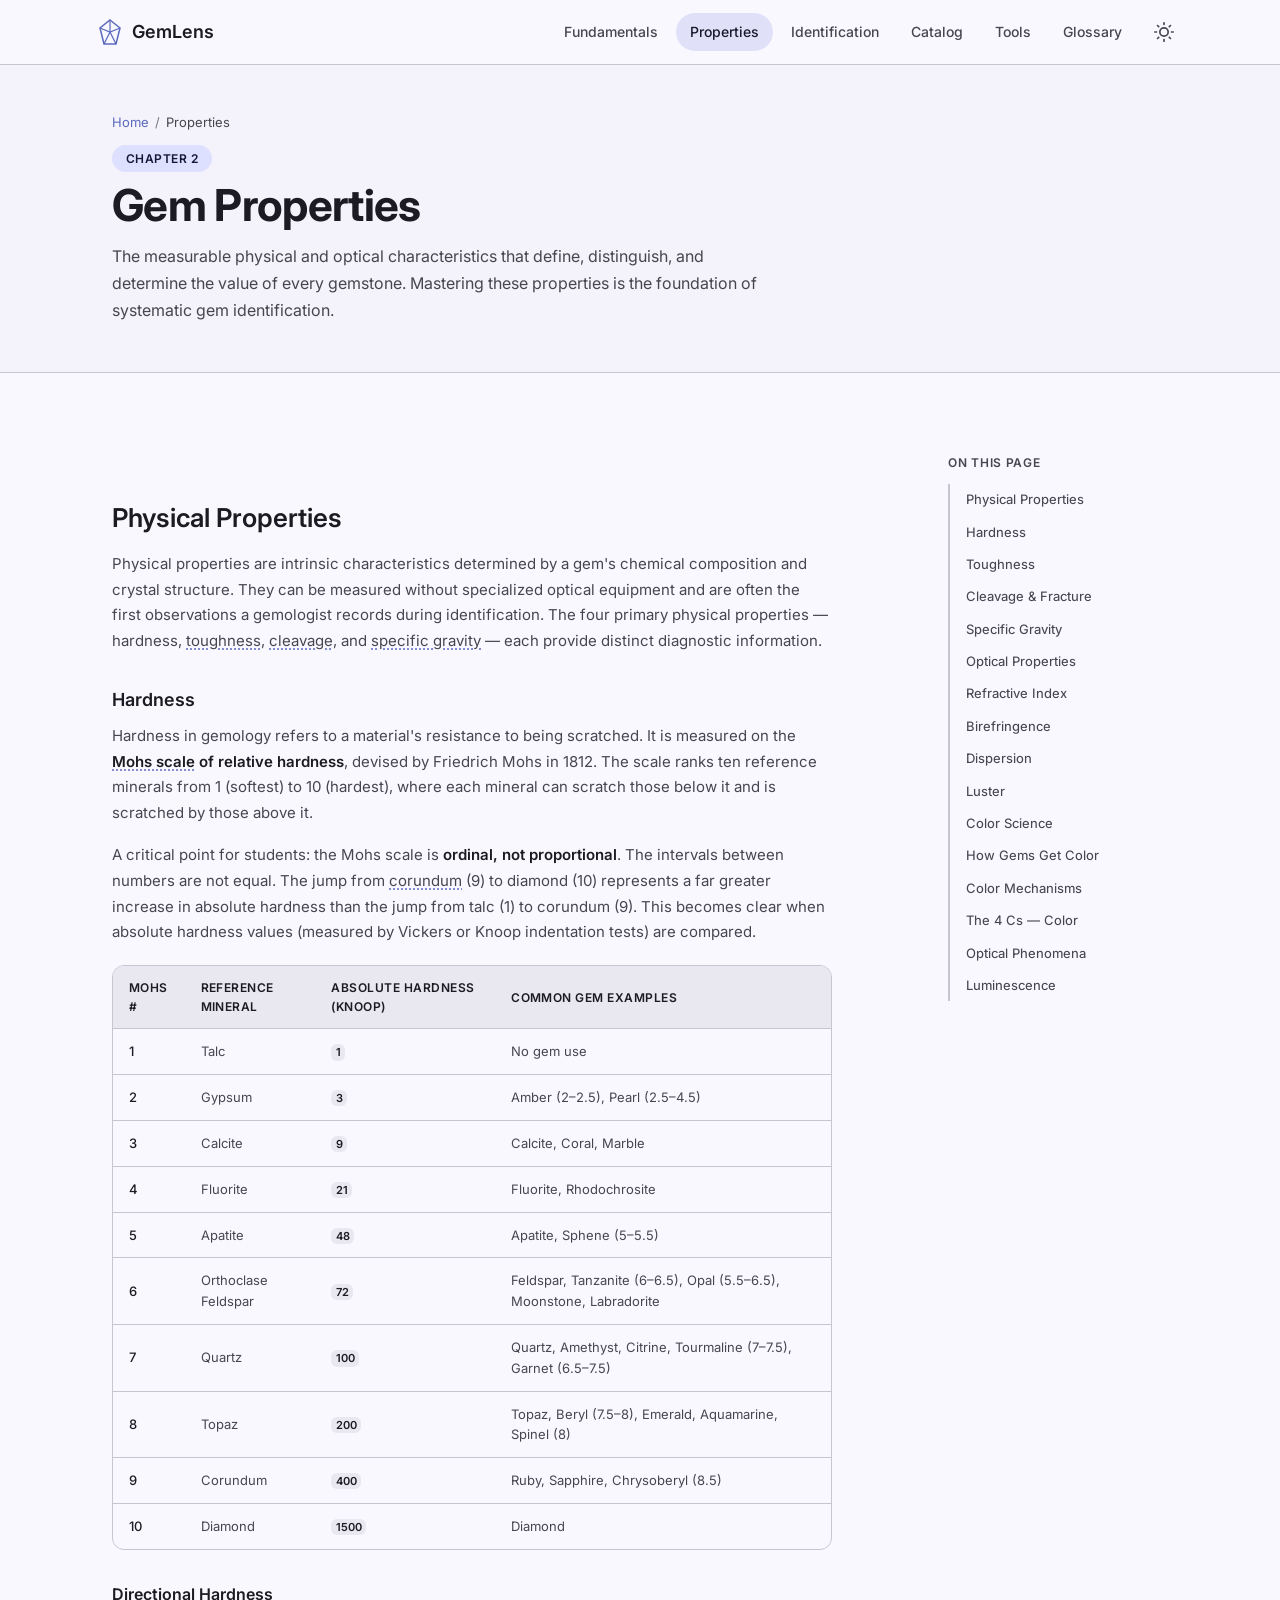
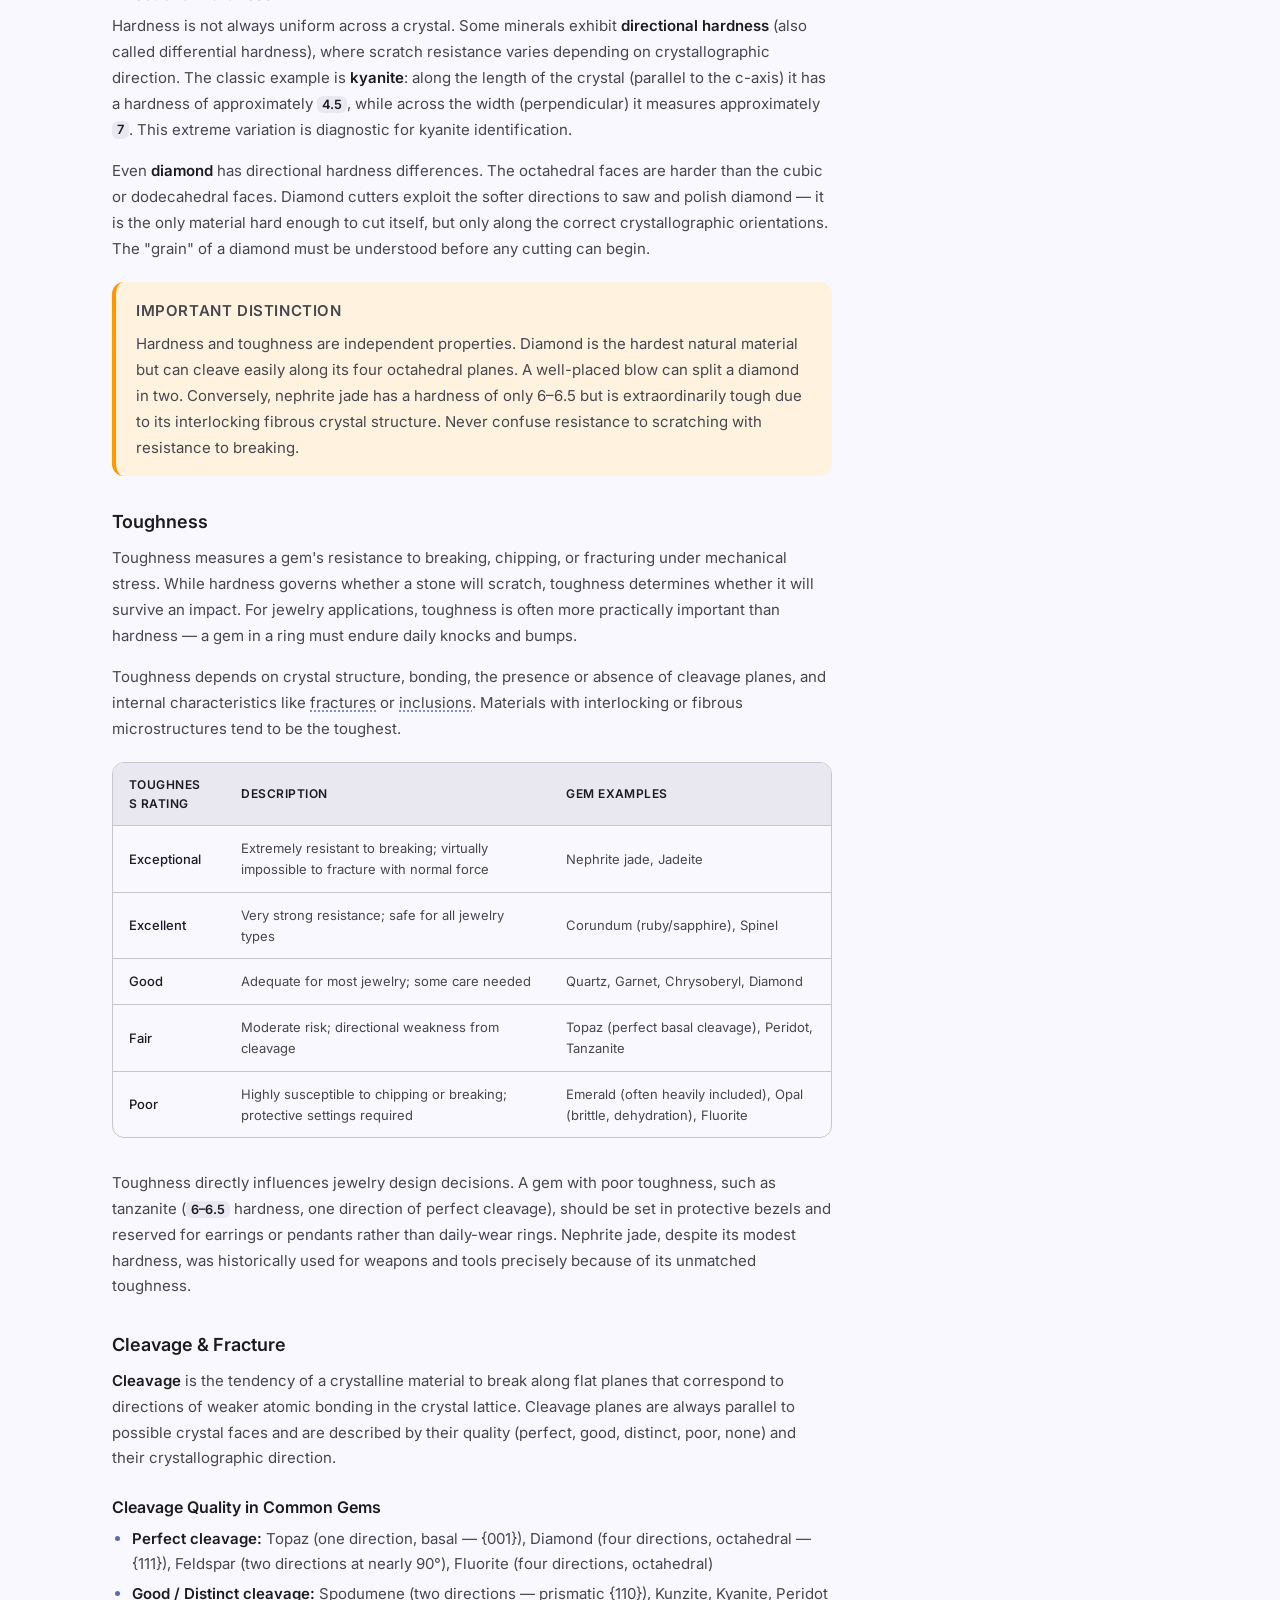
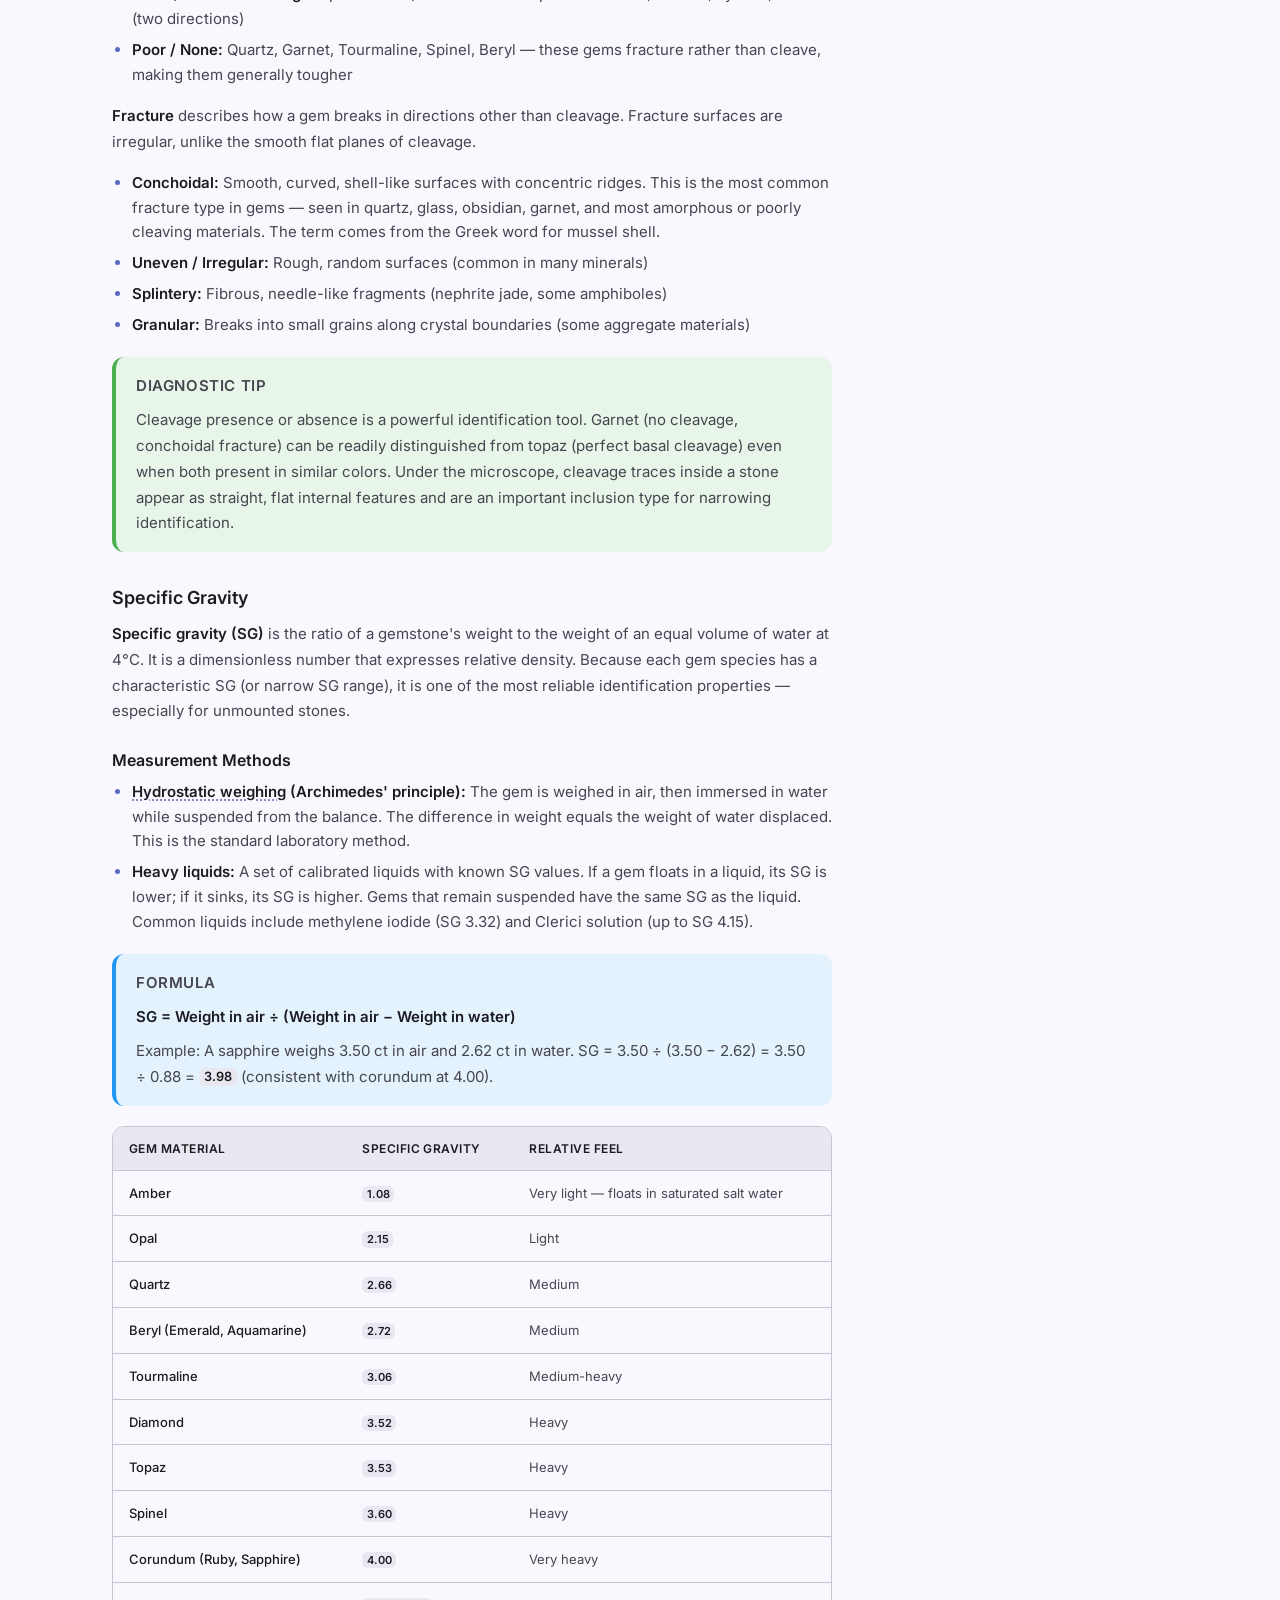
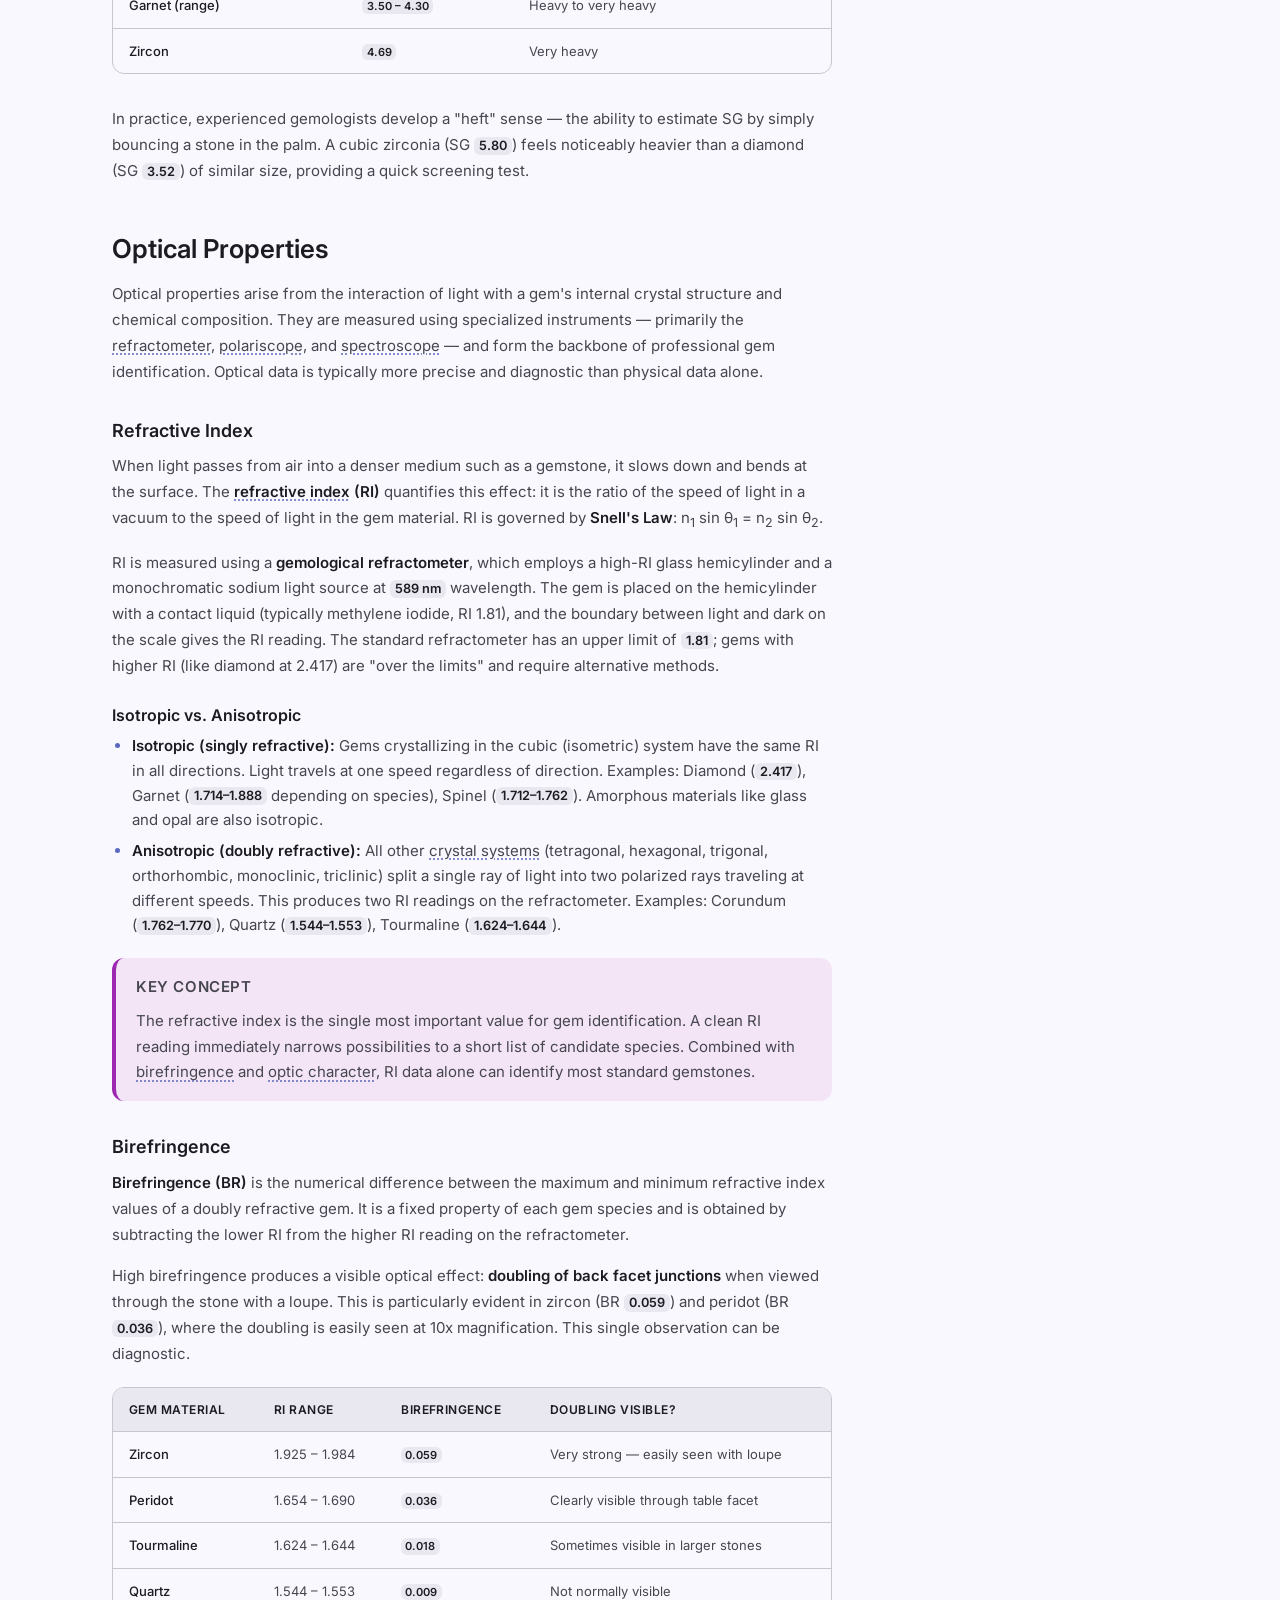
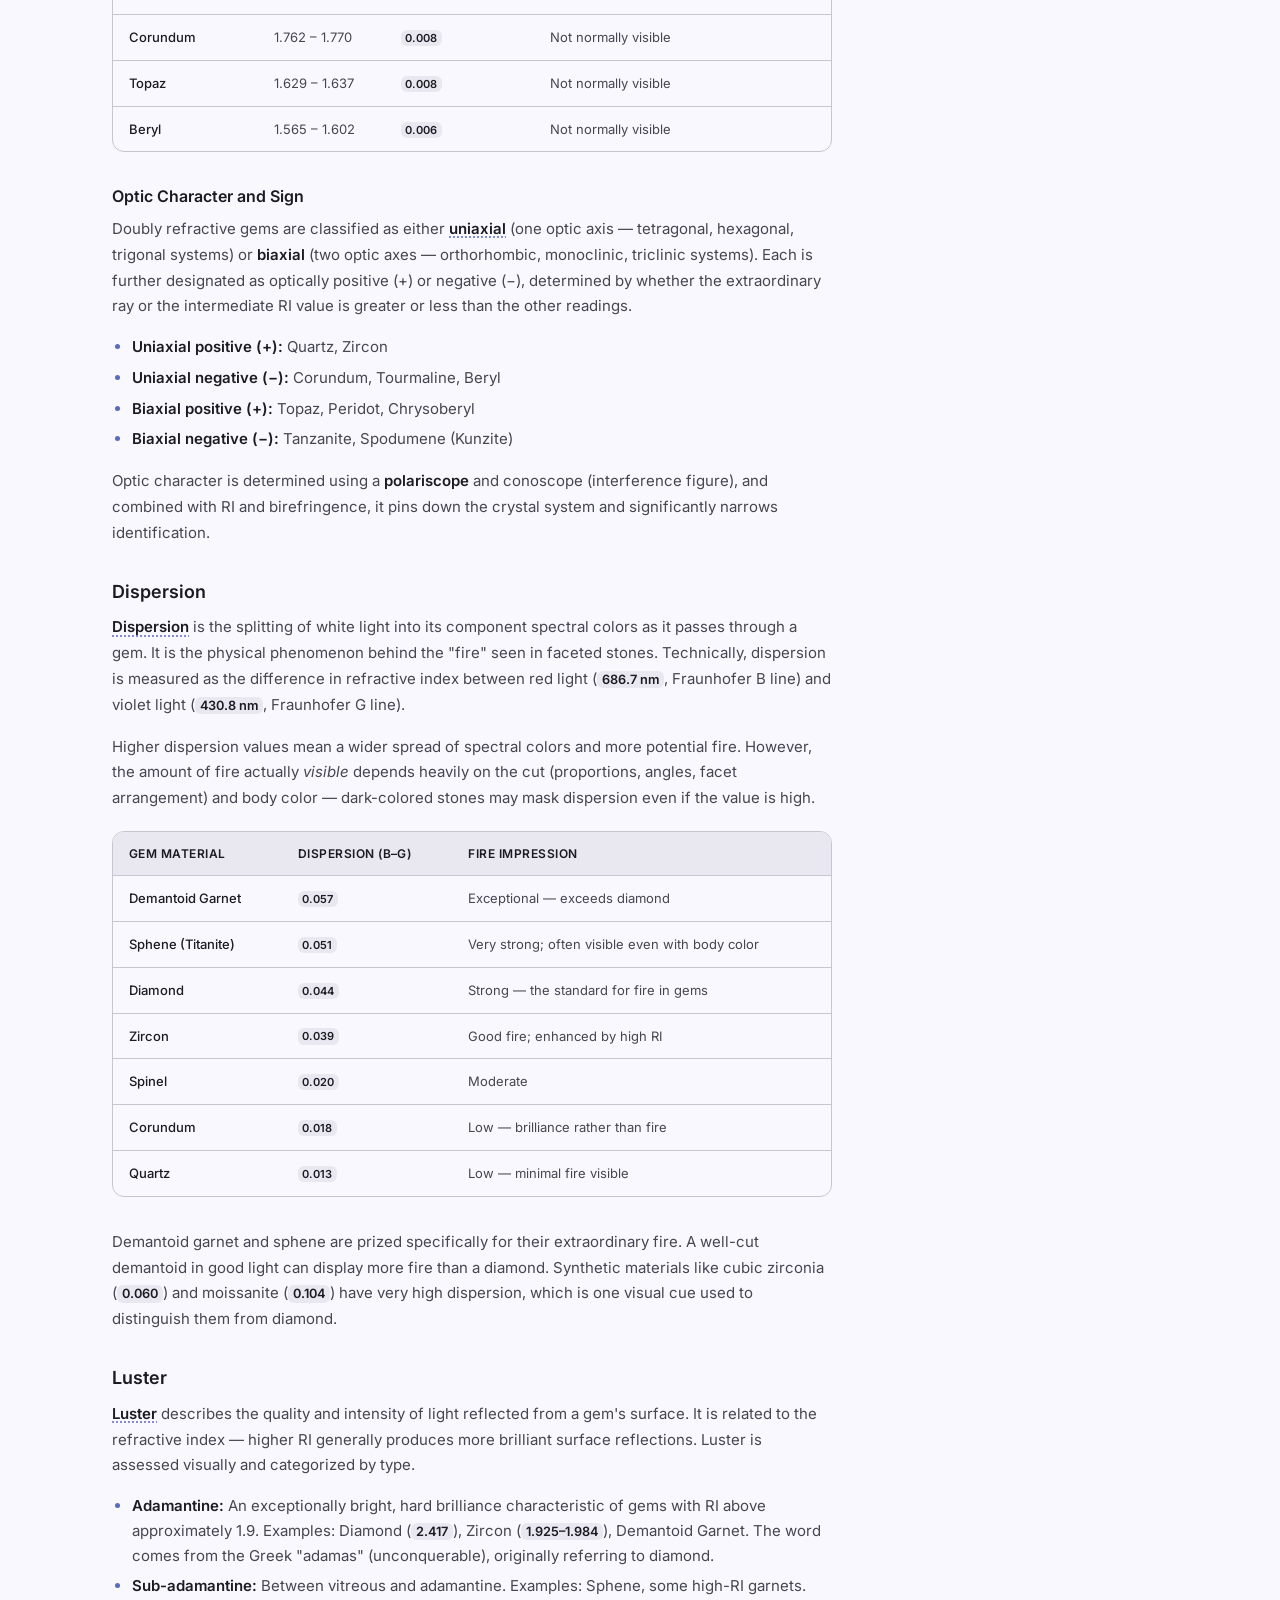
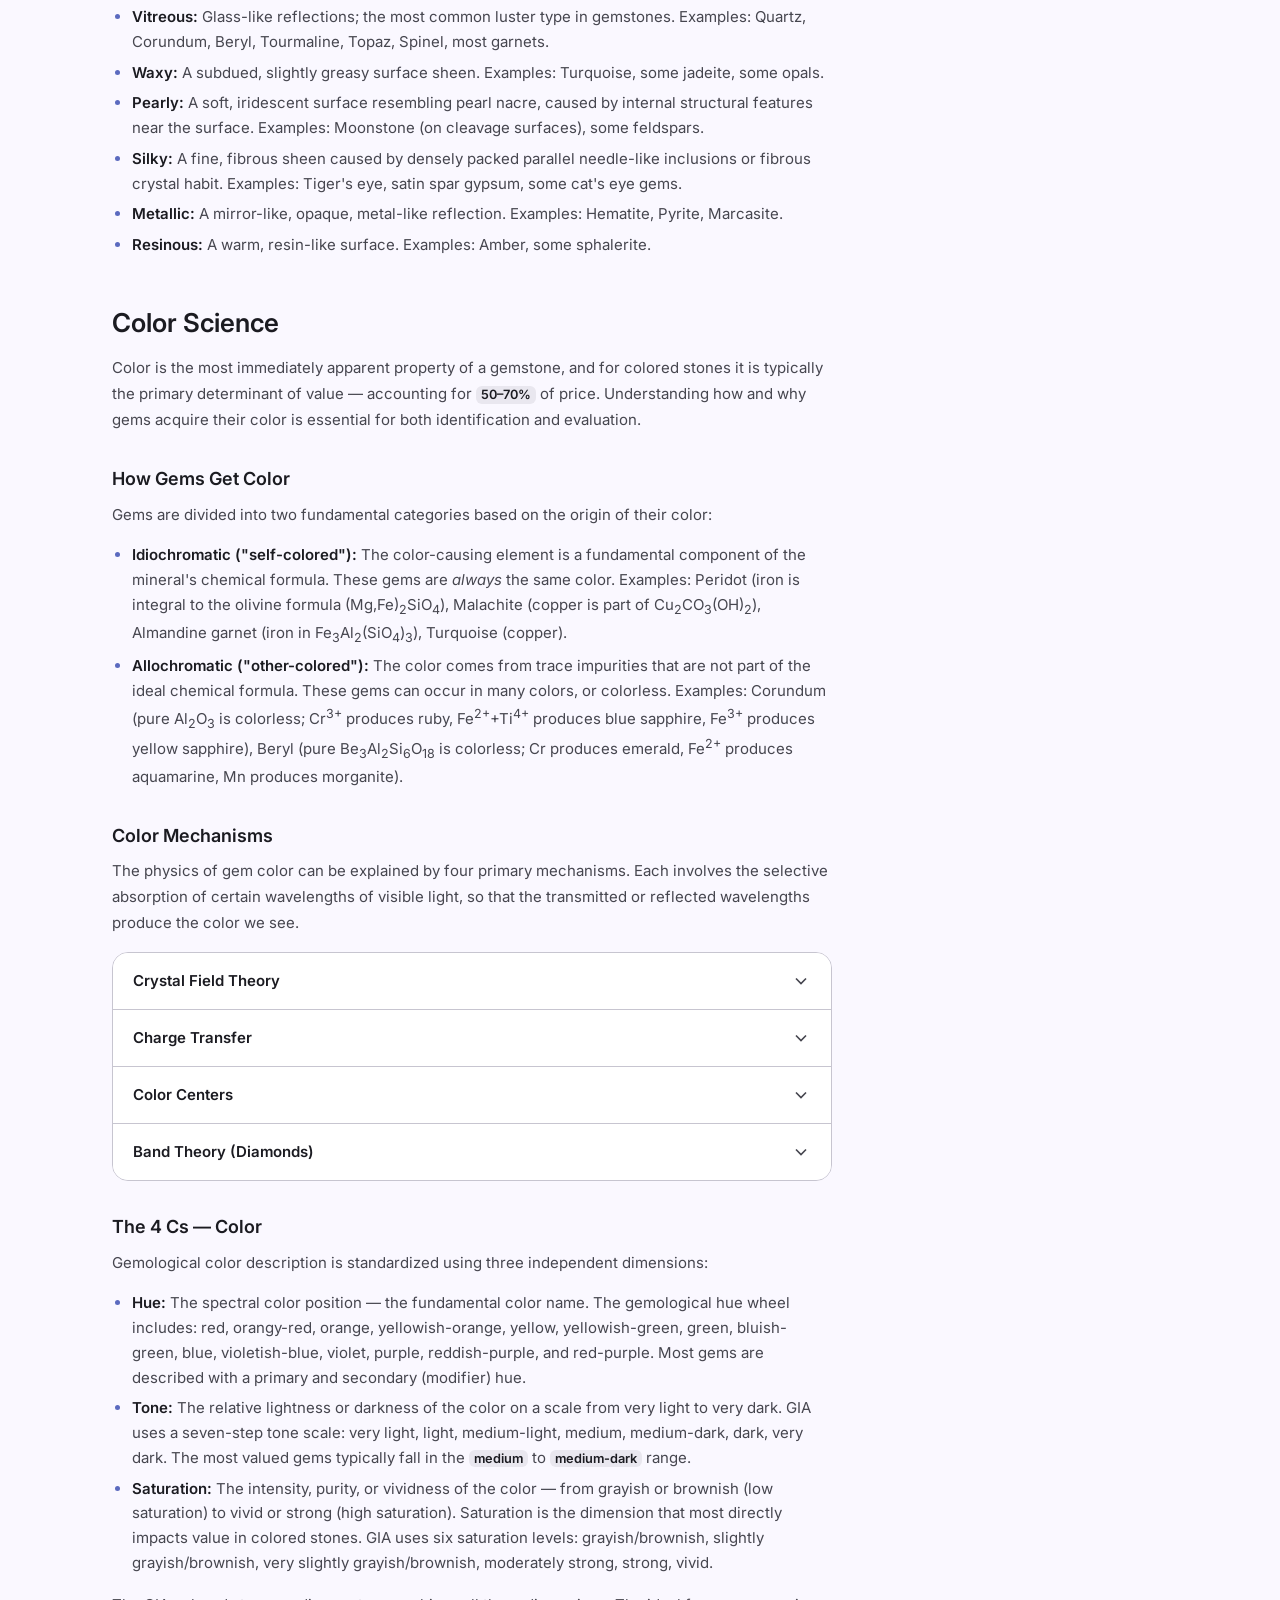
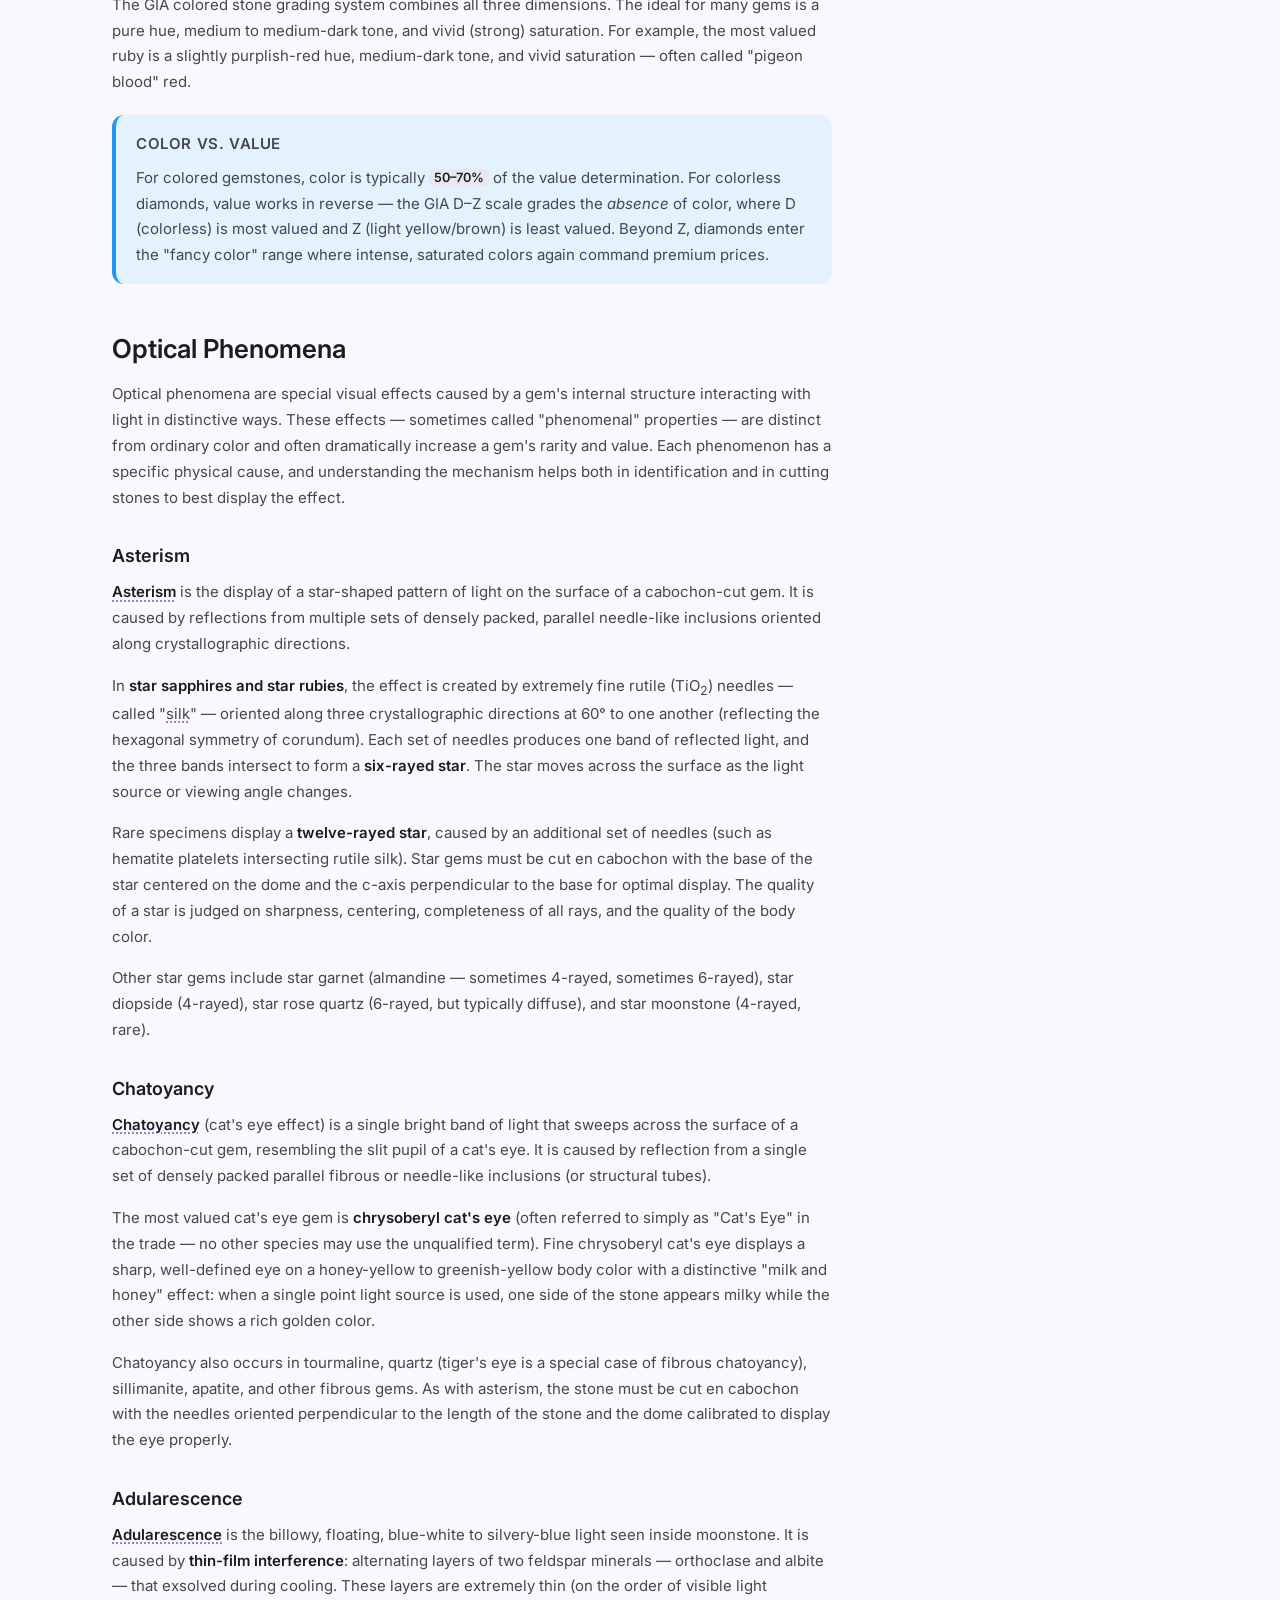
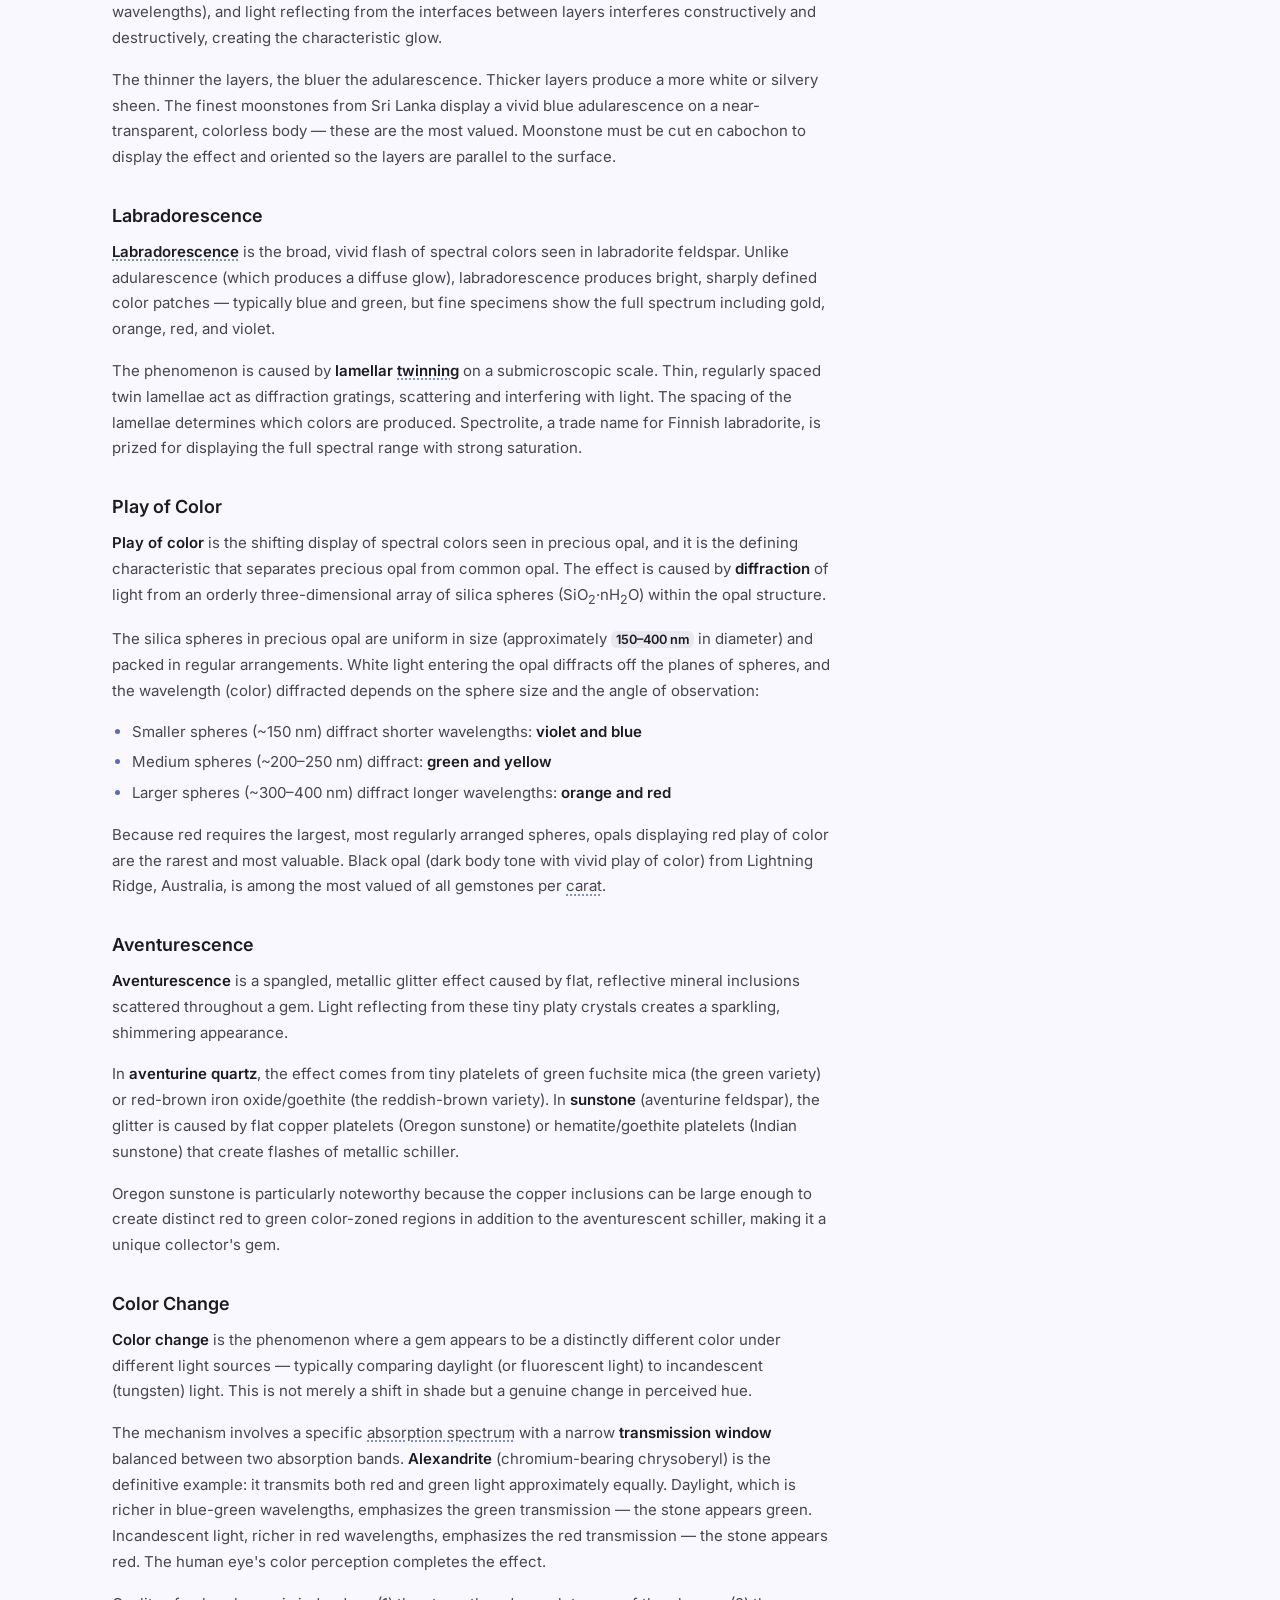
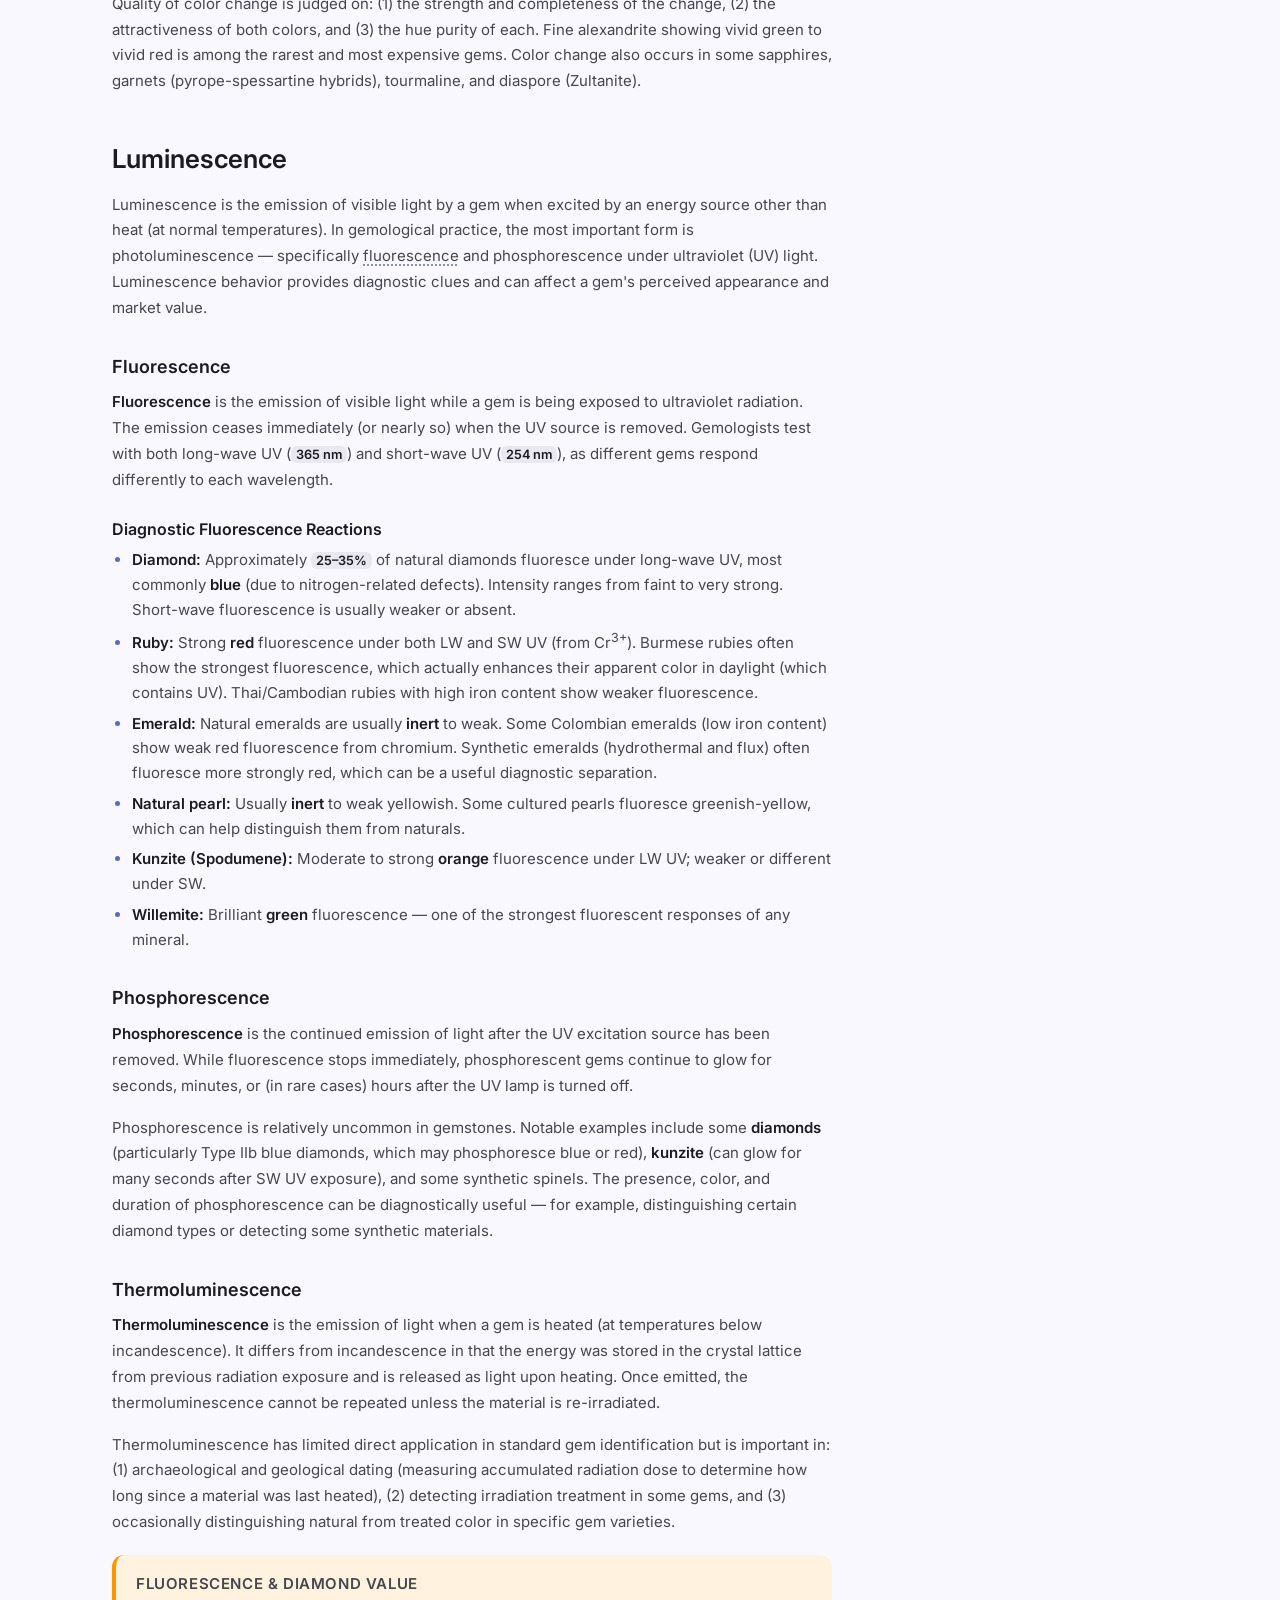
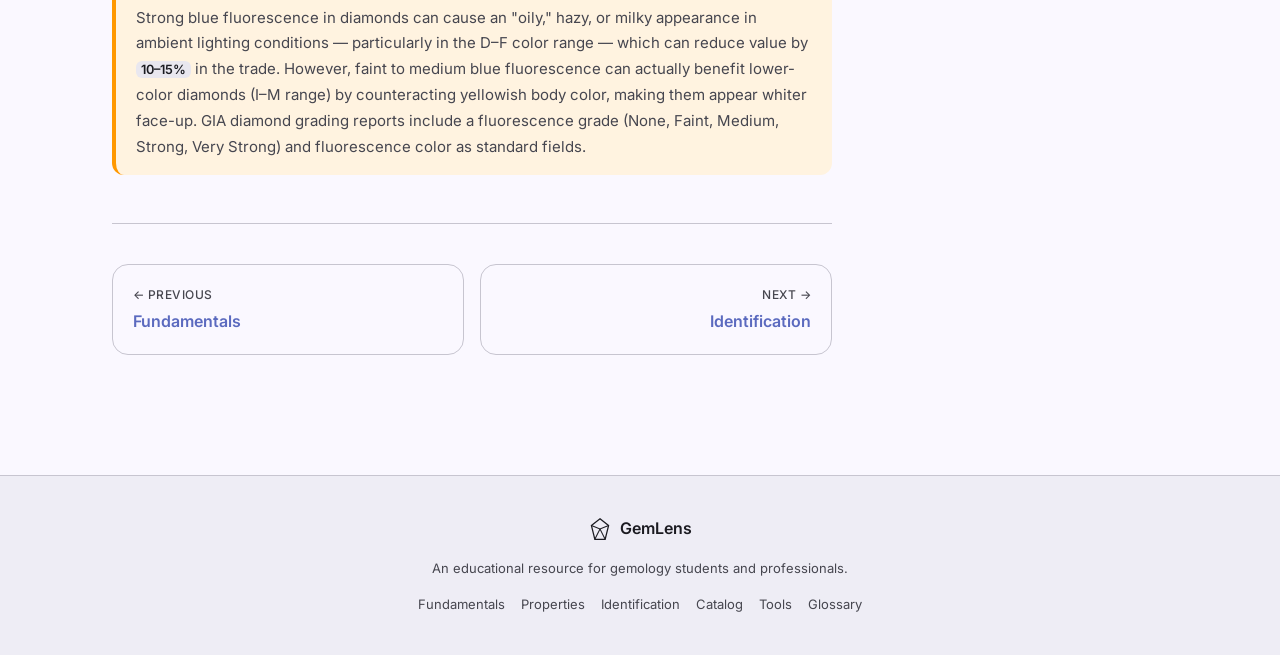
<file: properties.html>
<!DOCTYPE html>
<html lang="en" data-theme="light">
<head>
  <meta charset="UTF-8">
  <meta name="viewport" content="width=device-width, initial-scale=1.0">
  <title>Gem Properties — GemLens</title>
  <meta name="description" content="Physical and optical properties of gemstones: hardness, toughness, cleavage, specific gravity, refractive index, birefringence, dispersion, color science, and optical phenomena.">
  <link rel="preconnect" href="https://fonts.googleapis.com">
  <link rel="preconnect" href="https://fonts.gstatic.com" crossorigin>
  <link href="https://fonts.googleapis.com/css2?family=Inter:wght@400;500;600;700&display=swap" rel="stylesheet">
  <link rel="stylesheet" href="styles.css">
  <script src="app.js" defer></script>
</head>
<body>
  <header class="top-bar" id="topBar">
    <div class="top-bar__inner">
      <button class="nav-toggle" id="navToggle" aria-label="Open navigation">
        <svg width="24" height="24" viewBox="0 0 24 24" fill="none" stroke="currentColor" stroke-width="2" stroke-linecap="round"><line x1="3" y1="6" x2="21" y2="6"/><line x1="3" y1="12" x2="21" y2="12"/><line x1="3" y1="18" x2="21" y2="18"/></svg>
      </button>
      <a href="index.html" class="top-bar__brand">
        <svg class="top-bar__icon" width="28" height="28" viewBox="0 0 28 28" fill="none">
          <polygon points="14,2 24,10 20,26 8,26 4,10" stroke="currentColor" stroke-width="1.5" fill="none"/>
          <polyline points="4,10 14,14 24,10" stroke="currentColor" stroke-width="1.2" fill="none"/>
          <line x1="14" y1="14" x2="8" y2="26" stroke="currentColor" stroke-width="1.2"/>
          <line x1="14" y1="14" x2="20" y2="26" stroke="currentColor" stroke-width="1.2"/>
          <line x1="14" y1="2" x2="14" y2="14" stroke="currentColor" stroke-width="1.2"/>
        </svg>
        <span>GemLens</span>
      </a>
      <nav class="top-bar__nav" id="mainNav">
        <a href="fundamentals.html" class="nav-link">Fundamentals</a>
        <a href="properties.html" class="nav-link">Properties</a>
        <a href="identification.html" class="nav-link">Identification</a>
        <a href="catalog.html" class="nav-link">Catalog</a>
        <a href="tools.html" class="nav-link">Tools</a>
        <a href="glossary.html" class="nav-link">Glossary</a>
      </nav>
      <button class="theme-toggle" id="themeToggle" aria-label="Toggle dark mode">
        <svg class="icon-sun" width="20" height="20" viewBox="0 0 24 24" fill="none" stroke="currentColor" stroke-width="2" stroke-linecap="round"><circle cx="12" cy="12" r="5"/><line x1="12" y1="1" x2="12" y2="3"/><line x1="12" y1="21" x2="12" y2="23"/><line x1="4.22" y1="4.22" x2="5.64" y2="5.64"/><line x1="18.36" y1="18.36" x2="19.78" y2="19.78"/><line x1="1" y1="12" x2="3" y2="12"/><line x1="21" y1="12" x2="23" y2="12"/><line x1="4.22" y1="19.78" x2="5.64" y2="18.36"/><line x1="18.36" y1="5.64" x2="19.78" y2="4.22"/></svg>
        <svg class="icon-moon" width="20" height="20" viewBox="0 0 24 24" fill="none" stroke="currentColor" stroke-width="2" stroke-linecap="round"><path d="M21 12.79A9 9 0 1111.21 3 7 7 0 0021 12.79z"/></svg>
      </button>
    </div>
  </header>
  <div class="drawer-scrim" id="drawerScrim"></div>
  <aside class="drawer" id="drawer">
    <div class="drawer__header">
      <span class="drawer__title">GemLens</span>
      <button class="drawer__close" id="drawerClose" aria-label="Close navigation">
        <svg width="24" height="24" viewBox="0 0 24 24" fill="none" stroke="currentColor" stroke-width="2" stroke-linecap="round"><line x1="18" y1="6" x2="6" y2="18"/><line x1="6" y1="6" x2="18" y2="18"/></svg>
      </button>
    </div>
    <nav class="drawer__nav">
      <a href="index.html" class="drawer__link">Home</a>
      <a href="fundamentals.html" class="drawer__link">Fundamentals</a>
      <a href="properties.html" class="drawer__link">Properties</a>
      <a href="identification.html" class="drawer__link">Identification</a>
      <a href="catalog.html" class="drawer__link">Catalog</a>
      <a href="tools.html" class="drawer__link">Tools</a>
      <a href="glossary.html" class="drawer__link">Glossary</a>
    </nav>
  </aside>

  <main>
    <!-- Page Header -->
    <section class="page-header">
      <div class="container">
        <nav class="breadcrumb reveal">
          <a href="index.html">Home</a>
          <span class="breadcrumb__sep">/</span>
          <span>Properties</span>
        </nav>
        <span class="chip reveal">Chapter 2</span>
        <h1 class="display-medium reveal">Gem Properties</h1>
        <p class="body-large reveal">The measurable physical and optical characteristics that define, distinguish, and determine the value of every gemstone. Mastering these properties is the foundation of systematic gem identification.</p>
      </div>
    </section>

    <!-- Content -->
    <section class="section">
      <div class="container">
        <div class="content-grid content-grid--with-toc">

          <!-- Main Content Column -->
          <div class="prose">

            <!-- ============================================================
                 1. PHYSICAL PROPERTIES
                 ============================================================ -->
            <h2 id="physical-properties">Physical Properties</h2>
            <p>Physical properties are intrinsic characteristics determined by a gem's chemical composition and crystal structure. They can be measured without specialized optical equipment and are often the first observations a gemologist records during identification. The four primary physical properties — hardness, toughness, cleavage, and specific gravity — each provide distinct diagnostic information.</p>

            <!-- Hardness -->
            <h3 id="hardness">Hardness</h3>
            <p>Hardness in gemology refers to a material's resistance to being scratched. It is measured on the <strong>Mohs scale of relative hardness</strong>, devised by Friedrich Mohs in 1812. The scale ranks ten reference minerals from 1 (softest) to 10 (hardest), where each mineral can scratch those below it and is scratched by those above it.</p>
            <p>A critical point for students: the Mohs scale is <strong>ordinal, not proportional</strong>. The intervals between numbers are not equal. The jump from corundum (9) to diamond (10) represents a far greater increase in absolute hardness than the jump from talc (1) to corundum (9). This becomes clear when absolute hardness values (measured by Vickers or Knoop indentation tests) are compared.</p>

            <div class="table-wrap">
              <table class="data-table">
                <thead>
                  <tr>
                    <th>Mohs #</th>
                    <th>Reference Mineral</th>
                    <th>Absolute Hardness (Knoop)</th>
                    <th>Common Gem Examples</th>
                  </tr>
                </thead>
                <tbody>
                  <tr>
                    <td>1</td>
                    <td>Talc</td>
                    <td><span class="val">1</span></td>
                    <td>No gem use</td>
                  </tr>
                  <tr>
                    <td>2</td>
                    <td>Gypsum</td>
                    <td><span class="val">3</span></td>
                    <td>Amber (2&ndash;2.5), Pearl (2.5&ndash;4.5)</td>
                  </tr>
                  <tr>
                    <td>3</td>
                    <td>Calcite</td>
                    <td><span class="val">9</span></td>
                    <td>Calcite, Coral, Marble</td>
                  </tr>
                  <tr>
                    <td>4</td>
                    <td>Fluorite</td>
                    <td><span class="val">21</span></td>
                    <td>Fluorite, Rhodochrosite</td>
                  </tr>
                  <tr>
                    <td>5</td>
                    <td>Apatite</td>
                    <td><span class="val">48</span></td>
                    <td>Apatite, Sphene (5&ndash;5.5)</td>
                  </tr>
                  <tr>
                    <td>6</td>
                    <td>Orthoclase Feldspar</td>
                    <td><span class="val">72</span></td>
                    <td>Feldspar, Tanzanite (6&ndash;6.5), Opal (5.5&ndash;6.5), Moonstone, Labradorite</td>
                  </tr>
                  <tr>
                    <td>7</td>
                    <td>Quartz</td>
                    <td><span class="val">100</span></td>
                    <td>Quartz, Amethyst, Citrine, Tourmaline (7&ndash;7.5), Garnet (6.5&ndash;7.5)</td>
                  </tr>
                  <tr>
                    <td>8</td>
                    <td>Topaz</td>
                    <td><span class="val">200</span></td>
                    <td>Topaz, Beryl (7.5&ndash;8), Emerald, Aquamarine, Spinel (8)</td>
                  </tr>
                  <tr>
                    <td>9</td>
                    <td>Corundum</td>
                    <td><span class="val">400</span></td>
                    <td>Ruby, Sapphire, Chrysoberyl (8.5)</td>
                  </tr>
                  <tr>
                    <td>10</td>
                    <td>Diamond</td>
                    <td><span class="val">1500</span></td>
                    <td>Diamond</td>
                  </tr>
                </tbody>
              </table>
            </div>

            <h4>Directional Hardness</h4>
            <p>Hardness is not always uniform across a crystal. Some minerals exhibit <strong>directional hardness</strong> (also called differential hardness), where scratch resistance varies depending on crystallographic direction. The classic example is <strong>kyanite</strong>: along the length of the crystal (parallel to the c-axis) it has a hardness of approximately <span class="val">4.5</span>, while across the width (perpendicular) it measures approximately <span class="val">7</span>. This extreme variation is diagnostic for kyanite identification.</p>
            <p>Even <strong>diamond</strong> has directional hardness differences. The octahedral faces are harder than the cubic or dodecahedral faces. Diamond cutters exploit the softer directions to saw and polish diamond — it is the only material hard enough to cut itself, but only along the correct crystallographic orientations. The "grain" of a diamond must be understood before any cutting can begin.</p>

            <div class="callout callout--warn">
              <p class="callout__label">Important Distinction</p>
              <p>Hardness and toughness are independent properties. Diamond is the hardest natural material but can cleave easily along its four octahedral planes. A well-placed blow can split a diamond in two. Conversely, nephrite jade has a hardness of only 6&ndash;6.5 but is extraordinarily tough due to its interlocking fibrous crystal structure. Never confuse resistance to scratching with resistance to breaking.</p>
            </div>

            <!-- Toughness -->
            <h3 id="toughness">Toughness</h3>
            <p>Toughness measures a gem's resistance to breaking, chipping, or fracturing under mechanical stress. While hardness governs whether a stone will scratch, toughness determines whether it will survive an impact. For jewelry applications, toughness is often more practically important than hardness — a gem in a ring must endure daily knocks and bumps.</p>
            <p>Toughness depends on crystal structure, bonding, the presence or absence of cleavage planes, and internal characteristics like fractures or inclusions. Materials with interlocking or fibrous microstructures tend to be the toughest.</p>

            <div class="table-wrap">
              <table class="data-table">
                <thead>
                  <tr>
                    <th>Toughness Rating</th>
                    <th>Description</th>
                    <th>Gem Examples</th>
                  </tr>
                </thead>
                <tbody>
                  <tr>
                    <td>Exceptional</td>
                    <td>Extremely resistant to breaking; virtually impossible to fracture with normal force</td>
                    <td>Nephrite jade, Jadeite</td>
                  </tr>
                  <tr>
                    <td>Excellent</td>
                    <td>Very strong resistance; safe for all jewelry types</td>
                    <td>Corundum (ruby/sapphire), Spinel</td>
                  </tr>
                  <tr>
                    <td>Good</td>
                    <td>Adequate for most jewelry; some care needed</td>
                    <td>Quartz, Garnet, Chrysoberyl, Diamond</td>
                  </tr>
                  <tr>
                    <td>Fair</td>
                    <td>Moderate risk; directional weakness from cleavage</td>
                    <td>Topaz (perfect basal cleavage), Peridot, Tanzanite</td>
                  </tr>
                  <tr>
                    <td>Poor</td>
                    <td>Highly susceptible to chipping or breaking; protective settings required</td>
                    <td>Emerald (often heavily included), Opal (brittle, dehydration), Fluorite</td>
                  </tr>
                </tbody>
              </table>
            </div>

            <p>Toughness directly influences jewelry design decisions. A gem with poor toughness, such as tanzanite (<span class="val">6&ndash;6.5</span> hardness, one direction of perfect cleavage), should be set in protective bezels and reserved for earrings or pendants rather than daily-wear rings. Nephrite jade, despite its modest hardness, was historically used for weapons and tools precisely because of its unmatched toughness.</p>

            <!-- Cleavage & Fracture -->
            <h3 id="cleavage-fracture">Cleavage &amp; Fracture</h3>
            <p><strong>Cleavage</strong> is the tendency of a crystalline material to break along flat planes that correspond to directions of weaker atomic bonding in the crystal lattice. Cleavage planes are always parallel to possible crystal faces and are described by their quality (perfect, good, distinct, poor, none) and their crystallographic direction.</p>

            <h4>Cleavage Quality in Common Gems</h4>
            <ul>
              <li><strong>Perfect cleavage:</strong> Topaz (one direction, basal — {001}), Diamond (four directions, octahedral — {111}), Feldspar (two directions at nearly 90&deg;), Fluorite (four directions, octahedral)</li>
              <li><strong>Good / Distinct cleavage:</strong> Spodumene (two directions — prismatic {110}), Kunzite, Kyanite, Peridot (two directions)</li>
              <li><strong>Poor / None:</strong> Quartz, Garnet, Tourmaline, Spinel, Beryl — these gems fracture rather than cleave, making them generally tougher</li>
            </ul>

            <p><strong>Fracture</strong> describes how a gem breaks in directions other than cleavage. Fracture surfaces are irregular, unlike the smooth flat planes of cleavage.</p>
            <ul>
              <li><strong>Conchoidal:</strong> Smooth, curved, shell-like surfaces with concentric ridges. This is the most common fracture type in gems — seen in quartz, glass, obsidian, garnet, and most amorphous or poorly cleaving materials. The term comes from the Greek word for mussel shell.</li>
              <li><strong>Uneven / Irregular:</strong> Rough, random surfaces (common in many minerals)</li>
              <li><strong>Splintery:</strong> Fibrous, needle-like fragments (nephrite jade, some amphiboles)</li>
              <li><strong>Granular:</strong> Breaks into small grains along crystal boundaries (some aggregate materials)</li>
            </ul>

            <div class="callout callout--tip">
              <p class="callout__label">Diagnostic Tip</p>
              <p>Cleavage presence or absence is a powerful identification tool. Garnet (no cleavage, conchoidal fracture) can be readily distinguished from topaz (perfect basal cleavage) even when both present in similar colors. Under the microscope, cleavage traces inside a stone appear as straight, flat internal features and are an important inclusion type for narrowing identification.</p>
            </div>

            <!-- Specific Gravity -->
            <h3 id="specific-gravity">Specific Gravity</h3>
            <p><strong>Specific gravity (SG)</strong> is the ratio of a gemstone's weight to the weight of an equal volume of water at 4&deg;C. It is a dimensionless number that expresses relative density. Because each gem species has a characteristic SG (or narrow SG range), it is one of the most reliable identification properties — especially for unmounted stones.</p>

            <h4>Measurement Methods</h4>
            <ul>
              <li><strong>Hydrostatic weighing (Archimedes' principle):</strong> The gem is weighed in air, then immersed in water while suspended from the balance. The difference in weight equals the weight of water displaced. This is the standard laboratory method.</li>
              <li><strong>Heavy liquids:</strong> A set of calibrated liquids with known SG values. If a gem floats in a liquid, its SG is lower; if it sinks, its SG is higher. Gems that remain suspended have the same SG as the liquid. Common liquids include methylene iodide (SG 3.32) and Clerici solution (up to SG 4.15).</li>
            </ul>

            <div class="callout callout--note">
              <p class="callout__label">Formula</p>
              <p><strong>SG = Weight in air &divide; (Weight in air &minus; Weight in water)</strong></p>
              <p>Example: A sapphire weighs 3.50 ct in air and 2.62 ct in water. SG = 3.50 &divide; (3.50 &minus; 2.62) = 3.50 &divide; 0.88 = <span class="val">3.98</span> (consistent with corundum at 4.00).</p>
            </div>

            <div class="table-wrap">
              <table class="data-table">
                <thead>
                  <tr>
                    <th>Gem Material</th>
                    <th>Specific Gravity</th>
                    <th>Relative Feel</th>
                  </tr>
                </thead>
                <tbody>
                  <tr>
                    <td>Amber</td>
                    <td><span class="val">1.08</span></td>
                    <td>Very light — floats in saturated salt water</td>
                  </tr>
                  <tr>
                    <td>Opal</td>
                    <td><span class="val">2.15</span></td>
                    <td>Light</td>
                  </tr>
                  <tr>
                    <td>Quartz</td>
                    <td><span class="val">2.66</span></td>
                    <td>Medium</td>
                  </tr>
                  <tr>
                    <td>Beryl (Emerald, Aquamarine)</td>
                    <td><span class="val">2.72</span></td>
                    <td>Medium</td>
                  </tr>
                  <tr>
                    <td>Tourmaline</td>
                    <td><span class="val">3.06</span></td>
                    <td>Medium-heavy</td>
                  </tr>
                  <tr>
                    <td>Diamond</td>
                    <td><span class="val">3.52</span></td>
                    <td>Heavy</td>
                  </tr>
                  <tr>
                    <td>Topaz</td>
                    <td><span class="val">3.53</span></td>
                    <td>Heavy</td>
                  </tr>
                  <tr>
                    <td>Spinel</td>
                    <td><span class="val">3.60</span></td>
                    <td>Heavy</td>
                  </tr>
                  <tr>
                    <td>Corundum (Ruby, Sapphire)</td>
                    <td><span class="val">4.00</span></td>
                    <td>Very heavy</td>
                  </tr>
                  <tr>
                    <td>Garnet (range)</td>
                    <td><span class="val">3.50 &ndash; 4.30</span></td>
                    <td>Heavy to very heavy</td>
                  </tr>
                  <tr>
                    <td>Zircon</td>
                    <td><span class="val">4.69</span></td>
                    <td>Very heavy</td>
                  </tr>
                </tbody>
              </table>
            </div>

            <p>In practice, experienced gemologists develop a "heft" sense — the ability to estimate SG by simply bouncing a stone in the palm. A cubic zirconia (SG <span class="val">5.80</span>) feels noticeably heavier than a diamond (SG <span class="val">3.52</span>) of similar size, providing a quick screening test.</p>


            <!-- ============================================================
                 2. OPTICAL PROPERTIES
                 ============================================================ -->
            <h2 id="optical-properties">Optical Properties</h2>
            <p>Optical properties arise from the interaction of light with a gem's internal crystal structure and chemical composition. They are measured using specialized instruments — primarily the refractometer, polariscope, and spectroscope — and form the backbone of professional gem identification. Optical data is typically more precise and diagnostic than physical data alone.</p>

            <!-- Refractive Index -->
            <h3 id="refractive-index">Refractive Index</h3>
            <p>When light passes from air into a denser medium such as a gemstone, it slows down and bends at the surface. The <strong>refractive index (RI)</strong> quantifies this effect: it is the ratio of the speed of light in a vacuum to the speed of light in the gem material. RI is governed by <strong>Snell's Law</strong>: n<sub>1</sub> sin &theta;<sub>1</sub> = n<sub>2</sub> sin &theta;<sub>2</sub>.</p>
            <p>RI is measured using a <strong>gemological refractometer</strong>, which employs a high-RI glass hemicylinder and a monochromatic sodium light source at <span class="val">589 nm</span> wavelength. The gem is placed on the hemicylinder with a contact liquid (typically methylene iodide, RI 1.81), and the boundary between light and dark on the scale gives the RI reading. The standard refractometer has an upper limit of <span class="val">1.81</span>; gems with higher RI (like diamond at 2.417) are "over the limits" and require alternative methods.</p>

            <h4>Isotropic vs. Anisotropic</h4>
            <ul>
              <li><strong>Isotropic (singly refractive):</strong> Gems crystallizing in the cubic (isometric) system have the same RI in all directions. Light travels at one speed regardless of direction. Examples: Diamond (<span class="val">2.417</span>), Garnet (<span class="val">1.714&ndash;1.888</span> depending on species), Spinel (<span class="val">1.712&ndash;1.762</span>). Amorphous materials like glass and opal are also isotropic.</li>
              <li><strong>Anisotropic (doubly refractive):</strong> All other crystal systems (tetragonal, hexagonal, trigonal, orthorhombic, monoclinic, triclinic) split a single ray of light into two polarized rays traveling at different speeds. This produces two RI readings on the refractometer. Examples: Corundum (<span class="val">1.762&ndash;1.770</span>), Quartz (<span class="val">1.544&ndash;1.553</span>), Tourmaline (<span class="val">1.624&ndash;1.644</span>).</li>
            </ul>

            <div class="callout callout--key">
              <p class="callout__label">Key Concept</p>
              <p>The refractive index is the single most important value for gem identification. A clean RI reading immediately narrows possibilities to a short list of candidate species. Combined with birefringence and optic character, RI data alone can identify most standard gemstones.</p>
            </div>

            <!-- Birefringence -->
            <h3 id="birefringence">Birefringence</h3>
            <p><strong>Birefringence (BR)</strong> is the numerical difference between the maximum and minimum refractive index values of a doubly refractive gem. It is a fixed property of each gem species and is obtained by subtracting the lower RI from the higher RI reading on the refractometer.</p>
            <p>High birefringence produces a visible optical effect: <strong>doubling of back facet junctions</strong> when viewed through the stone with a loupe. This is particularly evident in zircon (BR <span class="val">0.059</span>) and peridot (BR <span class="val">0.036</span>), where the doubling is easily seen at 10x magnification. This single observation can be diagnostic.</p>

            <div class="table-wrap">
              <table class="data-table">
                <thead>
                  <tr>
                    <th>Gem Material</th>
                    <th>RI Range</th>
                    <th>Birefringence</th>
                    <th>Doubling Visible?</th>
                  </tr>
                </thead>
                <tbody>
                  <tr>
                    <td>Zircon</td>
                    <td>1.925 &ndash; 1.984</td>
                    <td><span class="val">0.059</span></td>
                    <td>Very strong — easily seen with loupe</td>
                  </tr>
                  <tr>
                    <td>Peridot</td>
                    <td>1.654 &ndash; 1.690</td>
                    <td><span class="val">0.036</span></td>
                    <td>Clearly visible through table facet</td>
                  </tr>
                  <tr>
                    <td>Tourmaline</td>
                    <td>1.624 &ndash; 1.644</td>
                    <td><span class="val">0.018</span></td>
                    <td>Sometimes visible in larger stones</td>
                  </tr>
                  <tr>
                    <td>Quartz</td>
                    <td>1.544 &ndash; 1.553</td>
                    <td><span class="val">0.009</span></td>
                    <td>Not normally visible</td>
                  </tr>
                  <tr>
                    <td>Corundum</td>
                    <td>1.762 &ndash; 1.770</td>
                    <td><span class="val">0.008</span></td>
                    <td>Not normally visible</td>
                  </tr>
                  <tr>
                    <td>Topaz</td>
                    <td>1.629 &ndash; 1.637</td>
                    <td><span class="val">0.008</span></td>
                    <td>Not normally visible</td>
                  </tr>
                  <tr>
                    <td>Beryl</td>
                    <td>1.565 &ndash; 1.602</td>
                    <td><span class="val">0.006</span></td>
                    <td>Not normally visible</td>
                  </tr>
                </tbody>
              </table>
            </div>

            <h4>Optic Character and Sign</h4>
            <p>Doubly refractive gems are classified as either <strong>uniaxial</strong> (one optic axis — tetragonal, hexagonal, trigonal systems) or <strong>biaxial</strong> (two optic axes — orthorhombic, monoclinic, triclinic systems). Each is further designated as optically positive (+) or negative (&minus;), determined by whether the extraordinary ray or the intermediate RI value is greater or less than the other readings.</p>
            <ul>
              <li><strong>Uniaxial positive (+):</strong> Quartz, Zircon</li>
              <li><strong>Uniaxial negative (&minus;):</strong> Corundum, Tourmaline, Beryl</li>
              <li><strong>Biaxial positive (+):</strong> Topaz, Peridot, Chrysoberyl</li>
              <li><strong>Biaxial negative (&minus;):</strong> Tanzanite, Spodumene (Kunzite)</li>
            </ul>
            <p>Optic character is determined using a <strong>polariscope</strong> and conoscope (interference figure), and combined with RI and birefringence, it pins down the crystal system and significantly narrows identification.</p>

            <!-- Dispersion -->
            <h3 id="dispersion">Dispersion</h3>
            <p><strong>Dispersion</strong> is the splitting of white light into its component spectral colors as it passes through a gem. It is the physical phenomenon behind the "fire" seen in faceted stones. Technically, dispersion is measured as the difference in refractive index between red light (<span class="val">686.7 nm</span>, Fraunhofer B line) and violet light (<span class="val">430.8 nm</span>, Fraunhofer G line).</p>
            <p>Higher dispersion values mean a wider spread of spectral colors and more potential fire. However, the amount of fire actually <em>visible</em> depends heavily on the cut (proportions, angles, facet arrangement) and body color — dark-colored stones may mask dispersion even if the value is high.</p>

            <div class="table-wrap">
              <table class="data-table">
                <thead>
                  <tr>
                    <th>Gem Material</th>
                    <th>Dispersion (B&ndash;G)</th>
                    <th>Fire Impression</th>
                  </tr>
                </thead>
                <tbody>
                  <tr>
                    <td>Demantoid Garnet</td>
                    <td><span class="val">0.057</span></td>
                    <td>Exceptional — exceeds diamond</td>
                  </tr>
                  <tr>
                    <td>Sphene (Titanite)</td>
                    <td><span class="val">0.051</span></td>
                    <td>Very strong; often visible even with body color</td>
                  </tr>
                  <tr>
                    <td>Diamond</td>
                    <td><span class="val">0.044</span></td>
                    <td>Strong — the standard for fire in gems</td>
                  </tr>
                  <tr>
                    <td>Zircon</td>
                    <td><span class="val">0.039</span></td>
                    <td>Good fire; enhanced by high RI</td>
                  </tr>
                  <tr>
                    <td>Spinel</td>
                    <td><span class="val">0.020</span></td>
                    <td>Moderate</td>
                  </tr>
                  <tr>
                    <td>Corundum</td>
                    <td><span class="val">0.018</span></td>
                    <td>Low — brilliance rather than fire</td>
                  </tr>
                  <tr>
                    <td>Quartz</td>
                    <td><span class="val">0.013</span></td>
                    <td>Low — minimal fire visible</td>
                  </tr>
                </tbody>
              </table>
            </div>

            <p>Demantoid garnet and sphene are prized specifically for their extraordinary fire. A well-cut demantoid in good light can display more fire than a diamond. Synthetic materials like cubic zirconia (<span class="val">0.060</span>) and moissanite (<span class="val">0.104</span>) have very high dispersion, which is one visual cue used to distinguish them from diamond.</p>

            <!-- Luster -->
            <h3 id="luster">Luster</h3>
            <p><strong>Luster</strong> describes the quality and intensity of light reflected from a gem's surface. It is related to the refractive index — higher RI generally produces more brilliant surface reflections. Luster is assessed visually and categorized by type.</p>

            <ul>
              <li><strong>Adamantine:</strong> An exceptionally bright, hard brilliance characteristic of gems with RI above approximately 1.9. Examples: Diamond (<span class="val">2.417</span>), Zircon (<span class="val">1.925&ndash;1.984</span>), Demantoid Garnet. The word comes from the Greek "adamas" (unconquerable), originally referring to diamond.</li>
              <li><strong>Sub-adamantine:</strong> Between vitreous and adamantine. Examples: Sphene, some high-RI garnets.</li>
              <li><strong>Vitreous:</strong> Glass-like reflections; the most common luster type in gemstones. Examples: Quartz, Corundum, Beryl, Tourmaline, Topaz, Spinel, most garnets.</li>
              <li><strong>Waxy:</strong> A subdued, slightly greasy surface sheen. Examples: Turquoise, some jadeite, some opals.</li>
              <li><strong>Pearly:</strong> A soft, iridescent surface resembling pearl nacre, caused by internal structural features near the surface. Examples: Moonstone (on cleavage surfaces), some feldspars.</li>
              <li><strong>Silky:</strong> A fine, fibrous sheen caused by densely packed parallel needle-like inclusions or fibrous crystal habit. Examples: Tiger's eye, satin spar gypsum, some cat's eye gems.</li>
              <li><strong>Metallic:</strong> A mirror-like, opaque, metal-like reflection. Examples: Hematite, Pyrite, Marcasite.</li>
              <li><strong>Resinous:</strong> A warm, resin-like surface. Examples: Amber, some sphalerite.</li>
            </ul>


            <!-- ============================================================
                 3. COLOR SCIENCE
                 ============================================================ -->
            <h2 id="color-science">Color Science</h2>
            <p>Color is the most immediately apparent property of a gemstone, and for colored stones it is typically the primary determinant of value — accounting for <span class="val">50&ndash;70%</span> of price. Understanding how and why gems acquire their color is essential for both identification and evaluation.</p>

            <!-- How Gems Get Color -->
            <h3 id="color-origin">How Gems Get Color</h3>
            <p>Gems are divided into two fundamental categories based on the origin of their color:</p>
            <ul>
              <li><strong>Idiochromatic ("self-colored"):</strong> The color-causing element is a fundamental component of the mineral's chemical formula. These gems are <em>always</em> the same color. Examples: Peridot (iron is integral to the olivine formula (Mg,Fe)<sub>2</sub>SiO<sub>4</sub>), Malachite (copper is part of Cu<sub>2</sub>CO<sub>3</sub>(OH)<sub>2</sub>), Almandine garnet (iron in Fe<sub>3</sub>Al<sub>2</sub>(SiO<sub>4</sub>)<sub>3</sub>), Turquoise (copper).</li>
              <li><strong>Allochromatic ("other-colored"):</strong> The color comes from trace impurities that are not part of the ideal chemical formula. These gems can occur in many colors, or colorless. Examples: Corundum (pure Al<sub>2</sub>O<sub>3</sub> is colorless; Cr<sup>3+</sup> produces ruby, Fe<sup>2+</sup>+Ti<sup>4+</sup> produces blue sapphire, Fe<sup>3+</sup> produces yellow sapphire), Beryl (pure Be<sub>3</sub>Al<sub>2</sub>Si<sub>6</sub>O<sub>18</sub> is colorless; Cr produces emerald, Fe<sup>2+</sup> produces aquamarine, Mn produces morganite).</li>
            </ul>

            <!-- Color Mechanisms -->
            <h3 id="color-mechanisms">Color Mechanisms</h3>
            <p>The physics of gem color can be explained by four primary mechanisms. Each involves the selective absorption of certain wavelengths of visible light, so that the transmitted or reflected wavelengths produce the color we see.</p>

            <div class="accordion">
              <div class="accordion__item">
                <button class="accordion__trigger" aria-expanded="false">
                  Crystal Field Theory
                  <svg width="20" height="20" viewBox="0 0 24 24" fill="none" stroke="currentColor" stroke-width="2"><polyline points="6 9 12 15 18 9"/></svg>
                </button>
                <div class="accordion__body">
                  <div class="accordion__inner">
                    <p>When transition metal ions (Cr, Fe, V, Mn, Co, Cu, Ti) occupy sites in a crystal lattice, the surrounding atoms create an electric field that splits the energy levels of the metal ion's d-orbitals. Electrons can then absorb photons of specific energies (wavelengths) to jump between these split levels, and the remaining wavelengths pass through as the visible color.</p>
                    <p>The same ion can produce different colors depending on the crystal structure (the "field strength"). Chromium (Cr<sup>3+</sup>) is the definitive example: in corundum (high crystal field strength), it absorbs yellow-green light and transmits <strong>red</strong> — producing ruby. In beryl (lower crystal field strength), the same Cr<sup>3+</sup> absorbs red-purple light and transmits <strong>green</strong> — producing emerald. This is why ruby and emerald, both colored by chromium, are completely different colors.</p>
                    <p>Other examples: Vanadium (V<sup>3+</sup>) in corundum produces color-change sapphire. Iron (Fe<sup>2+</sup>) in beryl produces the blue of aquamarine. Manganese (Mn<sup>2+</sup>) in beryl produces the pink of morganite.</p>
                  </div>
                </div>
              </div>

              <div class="accordion__item">
                <button class="accordion__trigger" aria-expanded="false">
                  Charge Transfer
                  <svg width="20" height="20" viewBox="0 0 24 24" fill="none" stroke="currentColor" stroke-width="2"><polyline points="6 9 12 15 18 9"/></svg>
                </button>
                <div class="accordion__body">
                  <div class="accordion__inner">
                    <p>Charge transfer involves the movement of an electron from one ion to an adjacent ion of a different element. This process absorbs much higher energy than crystal field transitions and produces far more intense color — often 100 to 1000 times stronger absorption per unit of chromophore.</p>
                    <p>The classic example is <strong>blue sapphire</strong>: iron (Fe<sup>2+</sup>) and titanium (Ti<sup>4+</sup>) occupy adjacent sites in the corundum lattice. An electron transfers from Fe<sup>2+</sup> to Ti<sup>4+</sup>, temporarily creating Fe<sup>3+</sup> and Ti<sup>3+</sup>. This intervalence charge transfer absorbs red, orange, and yellow light, transmitting the deep blue we see. Only tiny concentrations of Fe and Ti (hundredths of a percent) are needed because charge transfer is so efficient.</p>
                    <p>Other examples: Fe<sup>2+</sup>&rarr;Fe<sup>3+</sup> charge transfer causes the deep blue-green in some tourmalines and the blue of aquamarine (complementing crystal field absorption).</p>
                  </div>
                </div>
              </div>

              <div class="accordion__item">
                <button class="accordion__trigger" aria-expanded="false">
                  Color Centers
                  <svg width="20" height="20" viewBox="0 0 24 24" fill="none" stroke="currentColor" stroke-width="2"><polyline points="6 9 12 15 18 9"/></svg>
                </button>
                <div class="accordion__body">
                  <div class="accordion__inner">
                    <p>Color centers are localized defects in the crystal lattice that trap electrons or electron holes. These trapped charges absorb specific wavelengths of light, producing color. Color centers can be created naturally by exposure to radioactive minerals in the earth, or artificially by irradiation in a laboratory.</p>
                    <p><strong>Smoky quartz:</strong> Natural gamma radiation from surrounding rocks displaces an electron from a silicon-oxygen bond near an aluminum impurity, creating a trapped hole that absorbs light and produces the brown to gray-brown color.</p>
                    <p><strong>Blue topaz:</strong> Natural blue topaz is extremely rare. Virtually all blue topaz on the market is created by irradiating colorless topaz (using neutrons, electrons, or gamma rays) to create color centers, followed by heat treatment to adjust the shade from sky blue to London blue.</p>
                    <p><strong>Maxixe-type beryl:</strong> A deep blue beryl colored by irradiation-induced color centers that fade on exposure to light — an important identification concern.</p>
                    <p>Color centers are important in gemology because they can be unstable. Some fade with prolonged exposure to light or heat, which is a practical concern for certain gem treatments.</p>
                  </div>
                </div>
              </div>

              <div class="accordion__item">
                <button class="accordion__trigger" aria-expanded="false">
                  Band Theory (Diamonds)
                  <svg width="20" height="20" viewBox="0 0 24 24" fill="none" stroke="currentColor" stroke-width="2"><polyline points="6 9 12 15 18 9"/></svg>
                </button>
                <div class="accordion__body">
                  <div class="accordion__inner">
                    <p>Band theory describes color in terms of the electronic band structure of a crystal — the continuum of energy levels available to electrons. In most gems, individual ions create discrete absorption. In diamond, however, impurities and defects modify the band structure itself.</p>
                    <p><strong>Yellow diamonds (Type Ia/Ib):</strong> Nitrogen atoms substitute for carbon in the diamond lattice. In Type Ib diamonds, isolated nitrogen atoms absorb blue light, producing intense yellow ("canary"). In Type Ia, nitrogen exists in aggregates (pairs or larger clusters) with weaker absorption, producing cape yellow.</p>
                    <p><strong>Blue diamonds (Type IIb):</strong> Boron atoms substitute for carbon. Boron is an electron acceptor that creates an energy level in the band gap, absorbing red and infrared light and producing blue color. These diamonds are also electrically semiconducting — a unique property among gems.</p>
                    <p><strong>Pink/Red diamonds:</strong> These exceptionally rare colors are believed to result from plastic deformation of the crystal lattice during geological history. The deformation creates a broad absorption band centered around 550 nm (green light absorption), producing pink. The exact defect remains a topic of active research.</p>
                    <p><strong>Green diamonds:</strong> Natural green color results from radiation exposure (alpha particles from uranium/thorium) over geological time, creating color centers near the surface. The color is often confined to a thin "skin."</p>
                  </div>
                </div>
              </div>
            </div>

            <!-- The 4 Cs — Color -->
            <h3 id="color-grading">The 4 Cs — Color</h3>
            <p>Gemological color description is standardized using three independent dimensions:</p>
            <ul>
              <li><strong>Hue:</strong> The spectral color position — the fundamental color name. The gemological hue wheel includes: red, orangy-red, orange, yellowish-orange, yellow, yellowish-green, green, bluish-green, blue, violetish-blue, violet, purple, reddish-purple, and red-purple. Most gems are described with a primary and secondary (modifier) hue.</li>
              <li><strong>Tone:</strong> The relative lightness or darkness of the color on a scale from very light to very dark. GIA uses a seven-step tone scale: very light, light, medium-light, medium, medium-dark, dark, very dark. The most valued gems typically fall in the <span class="val">medium</span> to <span class="val">medium-dark</span> range.</li>
              <li><strong>Saturation:</strong> The intensity, purity, or vividness of the color — from grayish or brownish (low saturation) to vivid or strong (high saturation). Saturation is the dimension that most directly impacts value in colored stones. GIA uses six saturation levels: grayish/brownish, slightly grayish/brownish, very slightly grayish/brownish, moderately strong, strong, vivid.</li>
            </ul>
            <p>The GIA colored stone grading system combines all three dimensions. The ideal for many gems is a pure hue, medium to medium-dark tone, and vivid (strong) saturation. For example, the most valued ruby is a slightly purplish-red hue, medium-dark tone, and vivid saturation — often called "pigeon blood" red.</p>

            <div class="callout callout--note">
              <p class="callout__label">Color vs. Value</p>
              <p>For colored gemstones, color is typically <span class="val">50&ndash;70%</span> of the value determination. For colorless diamonds, value works in reverse — the GIA D&ndash;Z scale grades the <em>absence</em> of color, where D (colorless) is most valued and Z (light yellow/brown) is least valued. Beyond Z, diamonds enter the "fancy color" range where intense, saturated colors again command premium prices.</p>
            </div>


            <!-- ============================================================
                 4. OPTICAL PHENOMENA
                 ============================================================ -->
            <h2 id="optical-phenomena">Optical Phenomena</h2>
            <p>Optical phenomena are special visual effects caused by a gem's internal structure interacting with light in distinctive ways. These effects — sometimes called "phenomenal" properties — are distinct from ordinary color and often dramatically increase a gem's rarity and value. Each phenomenon has a specific physical cause, and understanding the mechanism helps both in identification and in cutting stones to best display the effect.</p>

            <!-- Asterism -->
            <h3 id="asterism">Asterism</h3>
            <p><strong>Asterism</strong> is the display of a star-shaped pattern of light on the surface of a cabochon-cut gem. It is caused by reflections from multiple sets of densely packed, parallel needle-like inclusions oriented along crystallographic directions.</p>
            <p>In <strong>star sapphires and star rubies</strong>, the effect is created by extremely fine rutile (TiO<sub>2</sub>) needles — called "silk" — oriented along three crystallographic directions at 60&deg; to one another (reflecting the hexagonal symmetry of corundum). Each set of needles produces one band of reflected light, and the three bands intersect to form a <strong>six-rayed star</strong>. The star moves across the surface as the light source or viewing angle changes.</p>
            <p>Rare specimens display a <strong>twelve-rayed star</strong>, caused by an additional set of needles (such as hematite platelets intersecting rutile silk). Star gems must be cut en cabochon with the base of the star centered on the dome and the c-axis perpendicular to the base for optimal display. The quality of a star is judged on sharpness, centering, completeness of all rays, and the quality of the body color.</p>
            <p>Other star gems include star garnet (almandine — sometimes 4-rayed, sometimes 6-rayed), star diopside (4-rayed), star rose quartz (6-rayed, but typically diffuse), and star moonstone (4-rayed, rare).</p>

            <!-- Chatoyancy -->
            <h3 id="chatoyancy">Chatoyancy</h3>
            <p><strong>Chatoyancy</strong> (cat's eye effect) is a single bright band of light that sweeps across the surface of a cabochon-cut gem, resembling the slit pupil of a cat's eye. It is caused by reflection from a single set of densely packed parallel fibrous or needle-like inclusions (or structural tubes).</p>
            <p>The most valued cat's eye gem is <strong>chrysoberyl cat's eye</strong> (often referred to simply as "Cat's Eye" in the trade — no other species may use the unqualified term). Fine chrysoberyl cat's eye displays a sharp, well-defined eye on a honey-yellow to greenish-yellow body color with a distinctive "milk and honey" effect: when a single point light source is used, one side of the stone appears milky while the other side shows a rich golden color.</p>
            <p>Chatoyancy also occurs in tourmaline, quartz (tiger's eye is a special case of fibrous chatoyancy), sillimanite, apatite, and other fibrous gems. As with asterism, the stone must be cut en cabochon with the needles oriented perpendicular to the length of the stone and the dome calibrated to display the eye properly.</p>

            <!-- Adularescence -->
            <h3 id="adularescence">Adularescence</h3>
            <p><strong>Adularescence</strong> is the billowy, floating, blue-white to silvery-blue light seen inside moonstone. It is caused by <strong>thin-film interference</strong>: alternating layers of two feldspar minerals — orthoclase and albite — that exsolved during cooling. These layers are extremely thin (on the order of visible light wavelengths), and light reflecting from the interfaces between layers interferes constructively and destructively, creating the characteristic glow.</p>
            <p>The thinner the layers, the bluer the adularescence. Thicker layers produce a more white or silvery sheen. The finest moonstones from Sri Lanka display a vivid blue adularescence on a near-transparent, colorless body — these are the most valued. Moonstone must be cut en cabochon to display the effect and oriented so the layers are parallel to the surface.</p>

            <!-- Labradorescence -->
            <h3 id="labradorescence">Labradorescence</h3>
            <p><strong>Labradorescence</strong> is the broad, vivid flash of spectral colors seen in labradorite feldspar. Unlike adularescence (which produces a diffuse glow), labradorescence produces bright, sharply defined color patches — typically blue and green, but fine specimens show the full spectrum including gold, orange, red, and violet.</p>
            <p>The phenomenon is caused by <strong>lamellar twinning</strong> on a submicroscopic scale. Thin, regularly spaced twin lamellae act as diffraction gratings, scattering and interfering with light. The spacing of the lamellae determines which colors are produced. Spectrolite, a trade name for Finnish labradorite, is prized for displaying the full spectral range with strong saturation.</p>

            <!-- Play of Color -->
            <h3 id="play-of-color">Play of Color</h3>
            <p><strong>Play of color</strong> is the shifting display of spectral colors seen in precious opal, and it is the defining characteristic that separates precious opal from common opal. The effect is caused by <strong>diffraction</strong> of light from an orderly three-dimensional array of silica spheres (SiO<sub>2</sub>&middot;nH<sub>2</sub>O) within the opal structure.</p>
            <p>The silica spheres in precious opal are uniform in size (approximately <span class="val">150&ndash;400 nm</span> in diameter) and packed in regular arrangements. White light entering the opal diffracts off the planes of spheres, and the wavelength (color) diffracted depends on the sphere size and the angle of observation:</p>
            <ul>
              <li>Smaller spheres (~150 nm) diffract shorter wavelengths: <strong>violet and blue</strong></li>
              <li>Medium spheres (~200&ndash;250 nm) diffract: <strong>green and yellow</strong></li>
              <li>Larger spheres (~300&ndash;400 nm) diffract longer wavelengths: <strong>orange and red</strong></li>
            </ul>
            <p>Because red requires the largest, most regularly arranged spheres, opals displaying red play of color are the rarest and most valuable. Black opal (dark body tone with vivid play of color) from Lightning Ridge, Australia, is among the most valued of all gemstones per carat.</p>

            <!-- Aventurescence -->
            <h3 id="aventurescence">Aventurescence</h3>
            <p><strong>Aventurescence</strong> is a spangled, metallic glitter effect caused by flat, reflective mineral inclusions scattered throughout a gem. Light reflecting from these tiny platy crystals creates a sparkling, shimmering appearance.</p>
            <p>In <strong>aventurine quartz</strong>, the effect comes from tiny platelets of green fuchsite mica (the green variety) or red-brown iron oxide/goethite (the reddish-brown variety). In <strong>sunstone</strong> (aventurine feldspar), the glitter is caused by flat copper platelets (Oregon sunstone) or hematite/goethite platelets (Indian sunstone) that create flashes of metallic schiller.</p>
            <p>Oregon sunstone is particularly noteworthy because the copper inclusions can be large enough to create distinct red to green color-zoned regions in addition to the aventurescent schiller, making it a unique collector's gem.</p>

            <!-- Color Change -->
            <h3 id="color-change">Color Change</h3>
            <p><strong>Color change</strong> is the phenomenon where a gem appears to be a distinctly different color under different light sources — typically comparing daylight (or fluorescent light) to incandescent (tungsten) light. This is not merely a shift in shade but a genuine change in perceived hue.</p>
            <p>The mechanism involves a specific absorption spectrum with a narrow <strong>transmission window</strong> balanced between two absorption bands. <strong>Alexandrite</strong> (chromium-bearing chrysoberyl) is the definitive example: it transmits both red and green light approximately equally. Daylight, which is richer in blue-green wavelengths, emphasizes the green transmission — the stone appears green. Incandescent light, richer in red wavelengths, emphasizes the red transmission — the stone appears red. The human eye's color perception completes the effect.</p>
            <p>Quality of color change is judged on: (1) the strength and completeness of the change, (2) the attractiveness of both colors, and (3) the hue purity of each. Fine alexandrite showing vivid green to vivid red is among the rarest and most expensive gems. Color change also occurs in some sapphires, garnets (pyrope-spessartine hybrids), tourmaline, and diaspore (Zultanite).</p>


            <!-- ============================================================
                 5. LUMINESCENCE
                 ============================================================ -->
            <h2 id="luminescence">Luminescence</h2>
            <p>Luminescence is the emission of visible light by a gem when excited by an energy source other than heat (at normal temperatures). In gemological practice, the most important form is photoluminescence — specifically fluorescence and phosphorescence under ultraviolet (UV) light. Luminescence behavior provides diagnostic clues and can affect a gem's perceived appearance and market value.</p>

            <!-- Fluorescence -->
            <h3 id="fluorescence">Fluorescence</h3>
            <p><strong>Fluorescence</strong> is the emission of visible light while a gem is being exposed to ultraviolet radiation. The emission ceases immediately (or nearly so) when the UV source is removed. Gemologists test with both long-wave UV (<span class="val">365 nm</span>) and short-wave UV (<span class="val">254 nm</span>), as different gems respond differently to each wavelength.</p>

            <h4>Diagnostic Fluorescence Reactions</h4>
            <ul>
              <li><strong>Diamond:</strong> Approximately <span class="val">25&ndash;35%</span> of natural diamonds fluoresce under long-wave UV, most commonly <strong>blue</strong> (due to nitrogen-related defects). Intensity ranges from faint to very strong. Short-wave fluorescence is usually weaker or absent.</li>
              <li><strong>Ruby:</strong> Strong <strong>red</strong> fluorescence under both LW and SW UV (from Cr<sup>3+</sup>). Burmese rubies often show the strongest fluorescence, which actually enhances their apparent color in daylight (which contains UV). Thai/Cambodian rubies with high iron content show weaker fluorescence.</li>
              <li><strong>Emerald:</strong> Natural emeralds are usually <strong>inert</strong> to weak. Some Colombian emeralds (low iron content) show weak red fluorescence from chromium. Synthetic emeralds (hydrothermal and flux) often fluoresce more strongly red, which can be a useful diagnostic separation.</li>
              <li><strong>Natural pearl:</strong> Usually <strong>inert</strong> to weak yellowish. Some cultured pearls fluoresce greenish-yellow, which can help distinguish them from naturals.</li>
              <li><strong>Kunzite (Spodumene):</strong> Moderate to strong <strong>orange</strong> fluorescence under LW UV; weaker or different under SW.</li>
              <li><strong>Willemite:</strong> Brilliant <strong>green</strong> fluorescence — one of the strongest fluorescent responses of any mineral.</li>
            </ul>

            <!-- Phosphorescence -->
            <h3 id="phosphorescence">Phosphorescence</h3>
            <p><strong>Phosphorescence</strong> is the continued emission of light after the UV excitation source has been removed. While fluorescence stops immediately, phosphorescent gems continue to glow for seconds, minutes, or (in rare cases) hours after the UV lamp is turned off.</p>
            <p>Phosphorescence is relatively uncommon in gemstones. Notable examples include some <strong>diamonds</strong> (particularly Type IIb blue diamonds, which may phosphoresce blue or red), <strong>kunzite</strong> (can glow for many seconds after SW UV exposure), and some synthetic spinels. The presence, color, and duration of phosphorescence can be diagnostically useful — for example, distinguishing certain diamond types or detecting some synthetic materials.</p>

            <!-- Thermoluminescence -->
            <h3 id="thermoluminescence">Thermoluminescence</h3>
            <p><strong>Thermoluminescence</strong> is the emission of light when a gem is heated (at temperatures below incandescence). It differs from incandescence in that the energy was stored in the crystal lattice from previous radiation exposure and is released as light upon heating. Once emitted, the thermoluminescence cannot be repeated unless the material is re-irradiated.</p>
            <p>Thermoluminescence has limited direct application in standard gem identification but is important in: (1) archaeological and geological dating (measuring accumulated radiation dose to determine how long since a material was last heated), (2) detecting irradiation treatment in some gems, and (3) occasionally distinguishing natural from treated color in specific gem varieties.</p>

            <div class="callout callout--warn">
              <p class="callout__label">Fluorescence &amp; Diamond Value</p>
              <p>Strong blue fluorescence in diamonds can cause an "oily," hazy, or milky appearance in ambient lighting conditions — particularly in the D&ndash;F color range — which can reduce value by <span class="val">10&ndash;15%</span> in the trade. However, faint to medium blue fluorescence can actually benefit lower-color diamonds (I&ndash;M range) by counteracting yellowish body color, making them appear whiter face-up. GIA diamond grading reports include a fluorescence grade (None, Faint, Medium, Strong, Very Strong) and fluorescence color as standard fields.</p>
            </div>

            <!-- Page Navigation -->
            <div class="page-nav">
              <a href="fundamentals.html" class="page-nav__link">
                <span class="page-nav__label">&larr; Previous</span>
                <span class="page-nav__title">Fundamentals</span>
              </a>
              <a href="identification.html" class="page-nav__link page-nav__link--next">
                <span class="page-nav__label">Next &rarr;</span>
                <span class="page-nav__title">Identification</span>
              </a>
            </div>

          </div><!-- /.prose -->

          <!-- Table of Contents Sidebar -->
          <aside class="toc">
            <p class="toc__title">On This Page</p>
            <ul class="toc__list">
              <li><a href="#physical-properties">Physical Properties</a></li>
              <li><a href="#hardness">Hardness</a></li>
              <li><a href="#toughness">Toughness</a></li>
              <li><a href="#cleavage-fracture">Cleavage &amp; Fracture</a></li>
              <li><a href="#specific-gravity">Specific Gravity</a></li>
              <li><a href="#optical-properties">Optical Properties</a></li>
              <li><a href="#refractive-index">Refractive Index</a></li>
              <li><a href="#birefringence">Birefringence</a></li>
              <li><a href="#dispersion">Dispersion</a></li>
              <li><a href="#luster">Luster</a></li>
              <li><a href="#color-science">Color Science</a></li>
              <li><a href="#color-origin">How Gems Get Color</a></li>
              <li><a href="#color-mechanisms">Color Mechanisms</a></li>
              <li><a href="#color-grading">The 4 Cs — Color</a></li>
              <li><a href="#optical-phenomena">Optical Phenomena</a></li>
              <li><a href="#luminescence">Luminescence</a></li>
            </ul>
          </aside>

        </div><!-- /.content-grid -->
      </div>
    </section>
  </main>

  <footer class="footer">
    <div class="container">
      <div class="footer__inner">
        <div class="footer__brand">
          <svg width="24" height="24" viewBox="0 0 28 28" fill="none"><polygon points="14,2 24,10 20,26 8,26 4,10" stroke="currentColor" stroke-width="1.5" fill="none"/><polyline points="4,10 14,14 24,10" stroke="currentColor" stroke-width="1.2" fill="none"/><line x1="14" y1="14" x2="8" y2="26" stroke="currentColor" stroke-width="1.2"/><line x1="14" y1="14" x2="20" y2="26" stroke="currentColor" stroke-width="1.2"/></svg>
          <span>GemLens</span>
        </div>
        <p class="body-small">An educational resource for gemology students and professionals.</p>
        <div class="footer__links">
          <a href="fundamentals.html">Fundamentals</a>
          <a href="properties.html">Properties</a>
          <a href="identification.html">Identification</a>
          <a href="catalog.html">Catalog</a>
          <a href="tools.html">Tools</a>
          <a href="glossary.html">Glossary</a>
        </div>
      </div>
    </div>
  </footer>
  <button class="back-to-top" id="backToTop" aria-label="Back to top">
    <svg width="20" height="20" viewBox="0 0 24 24" fill="none" stroke="currentColor" stroke-width="2" stroke-linecap="round"><polyline points="18 15 12 9 6 15"/></svg>
  </button>
</body>
</html>
</file>
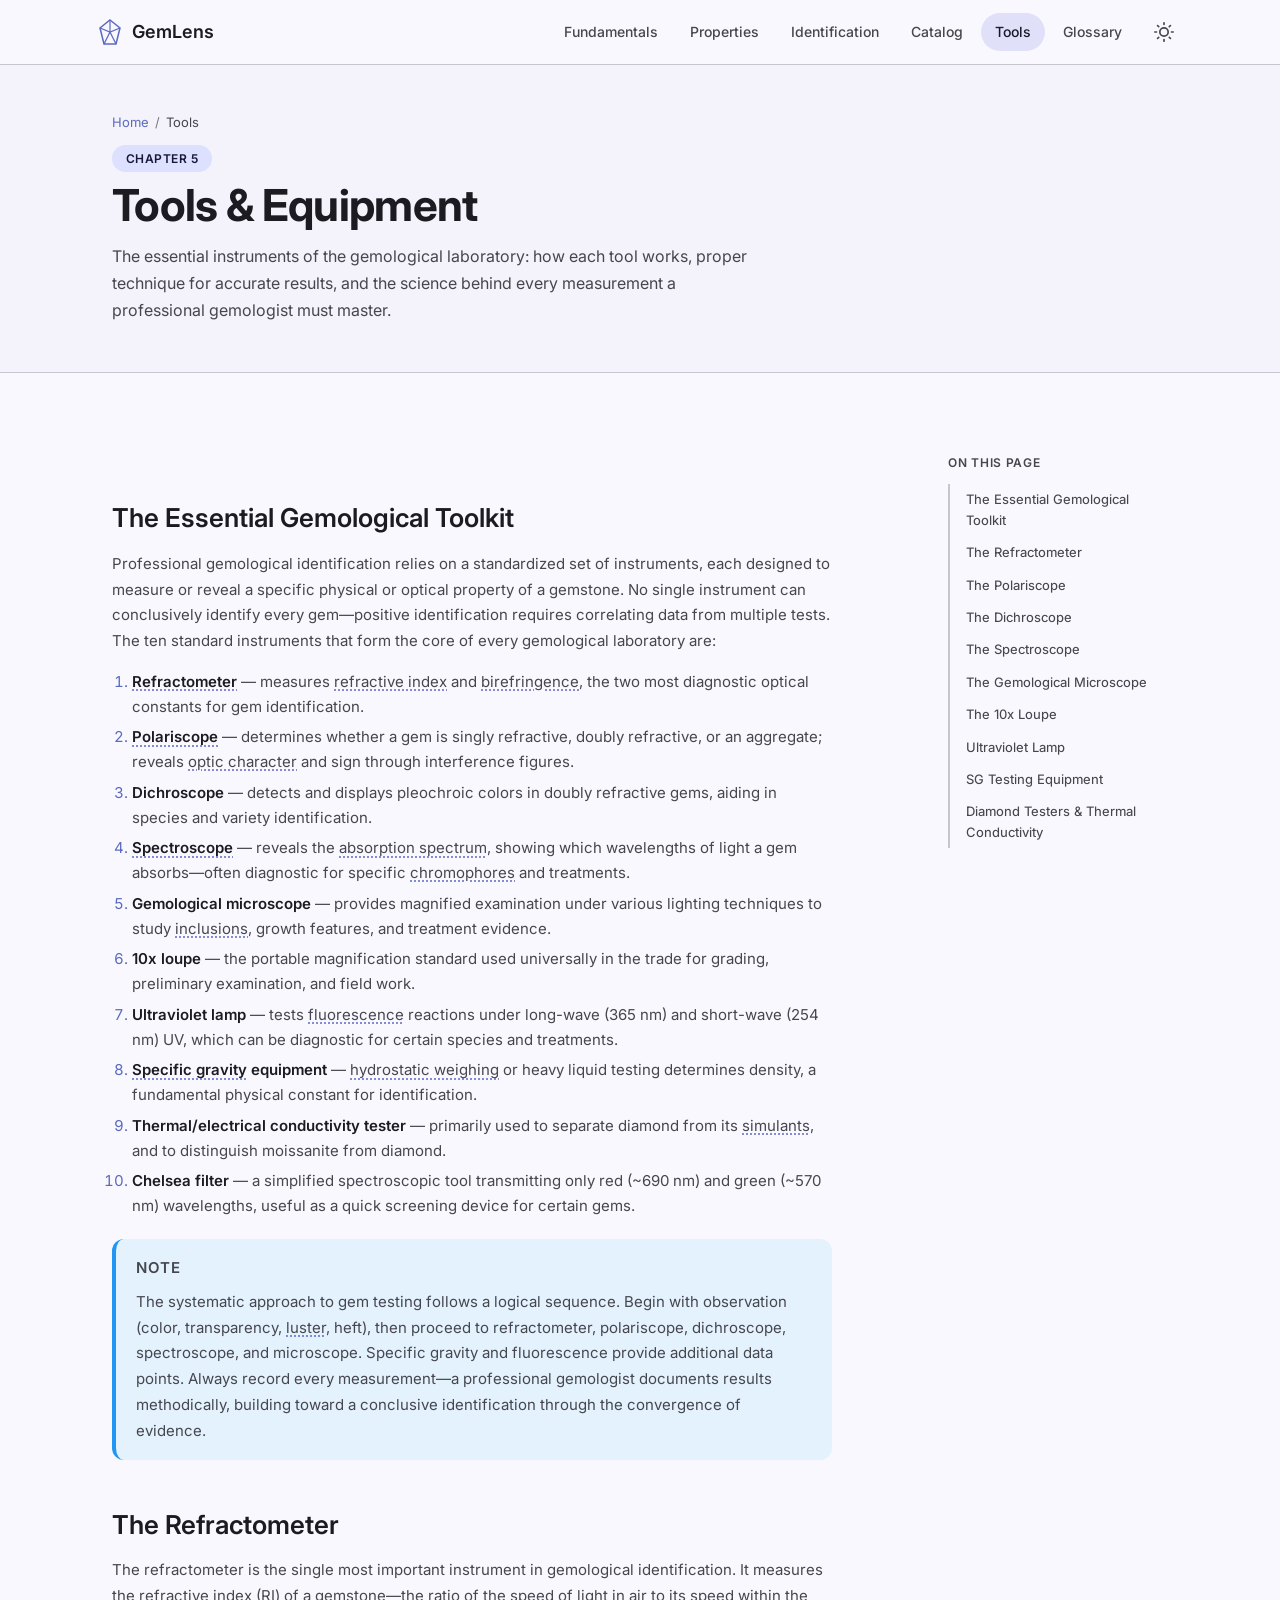
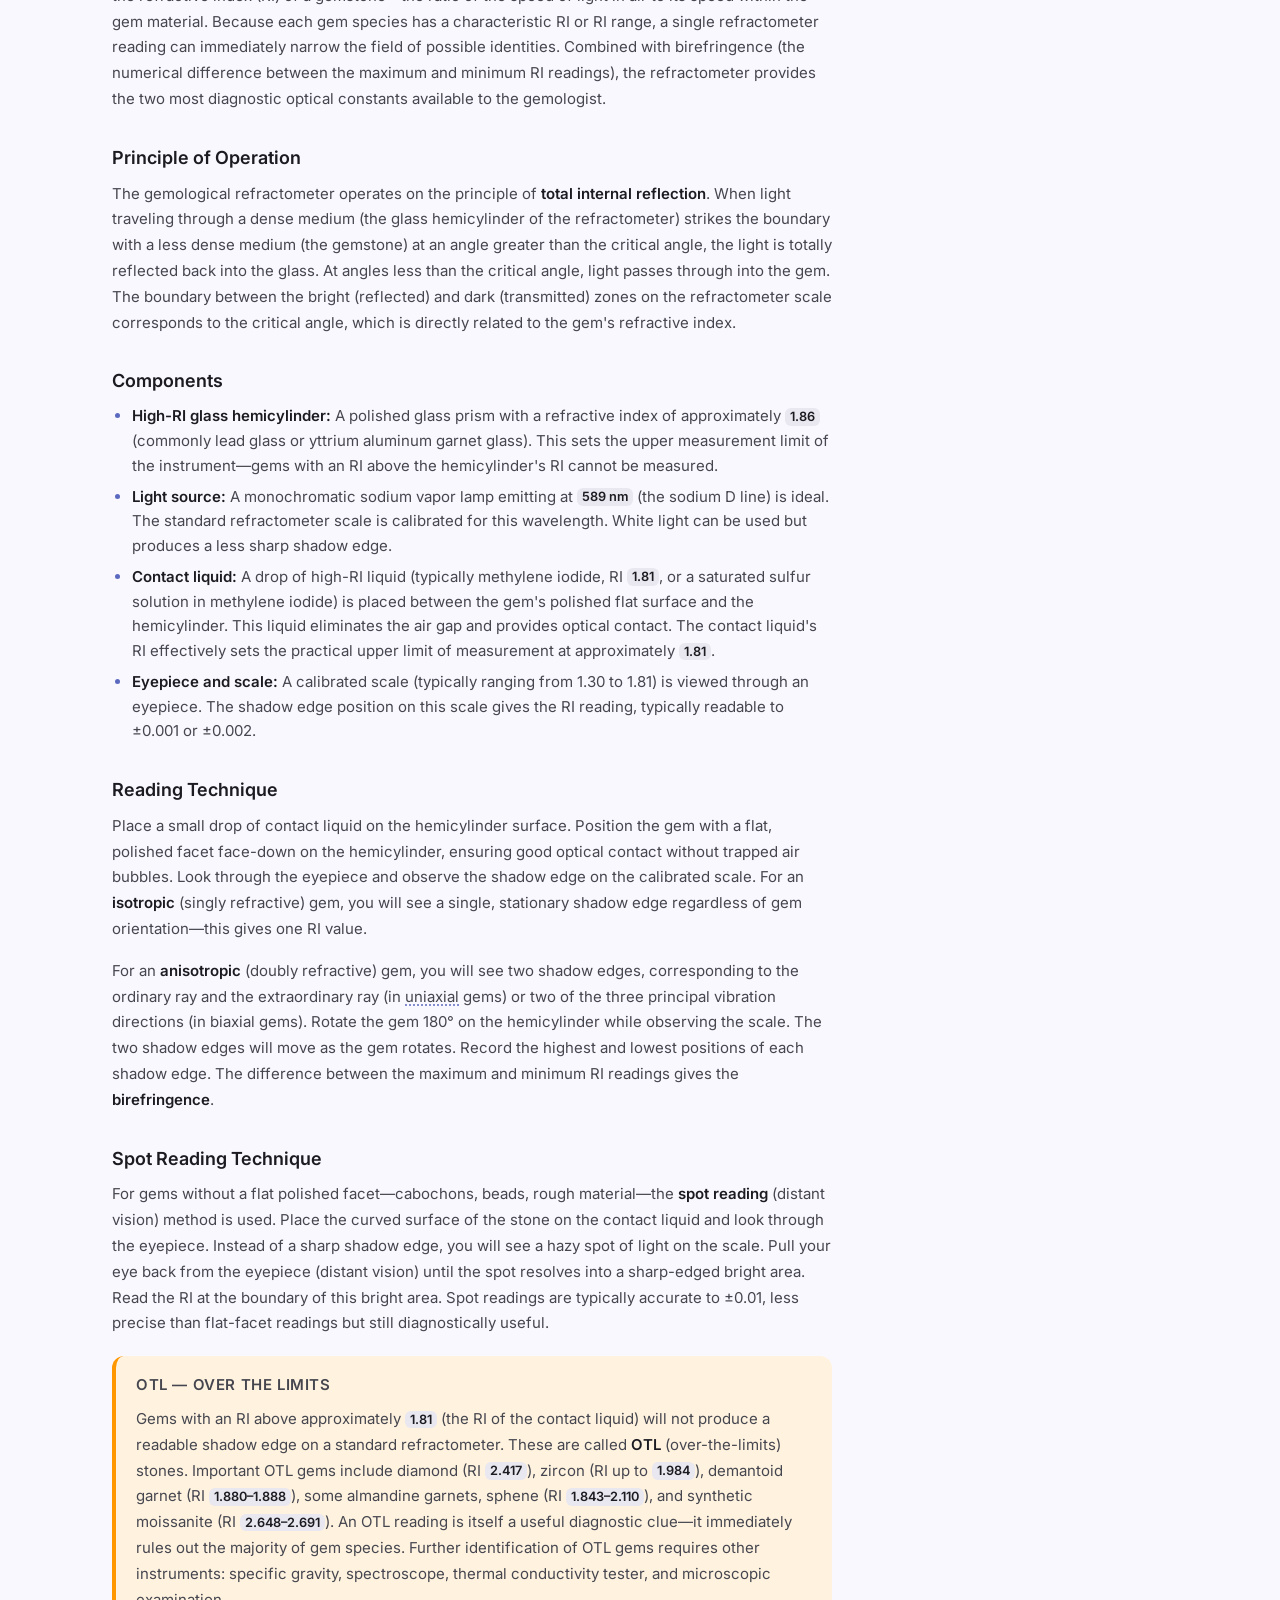
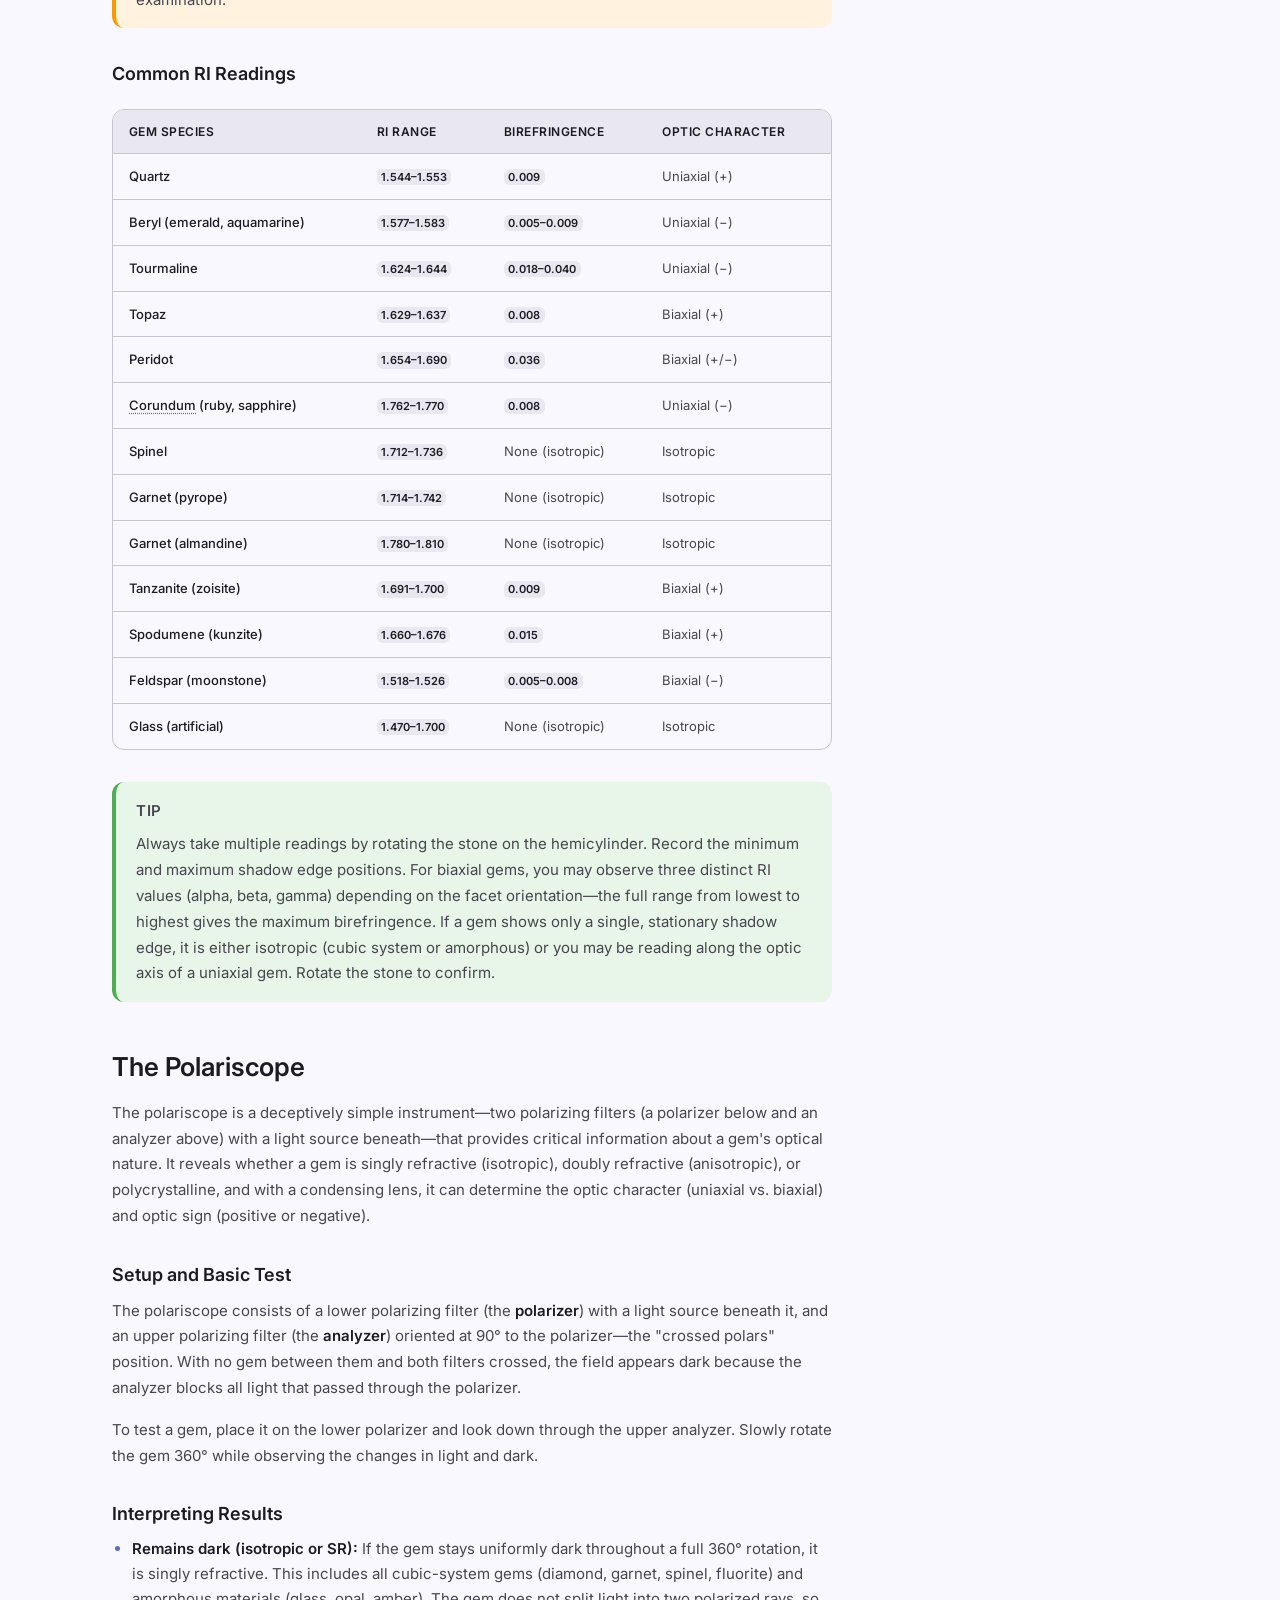
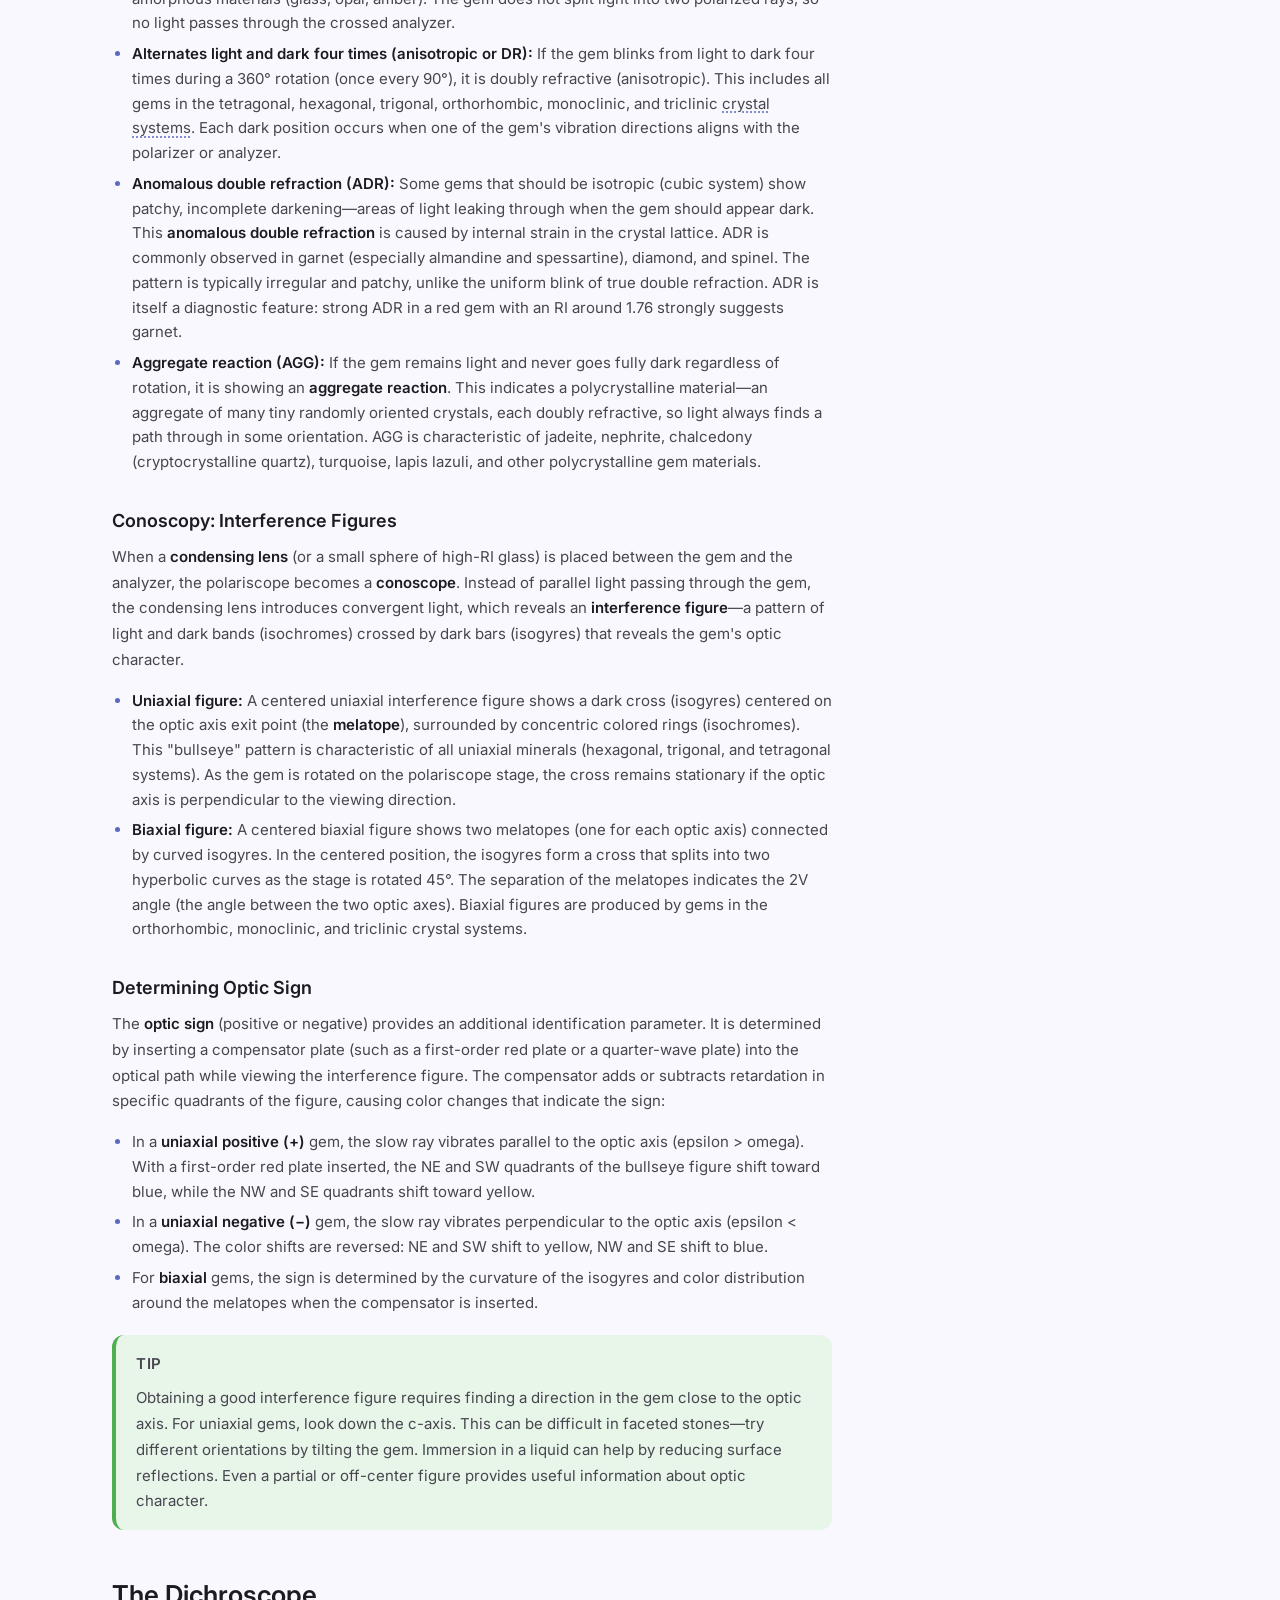
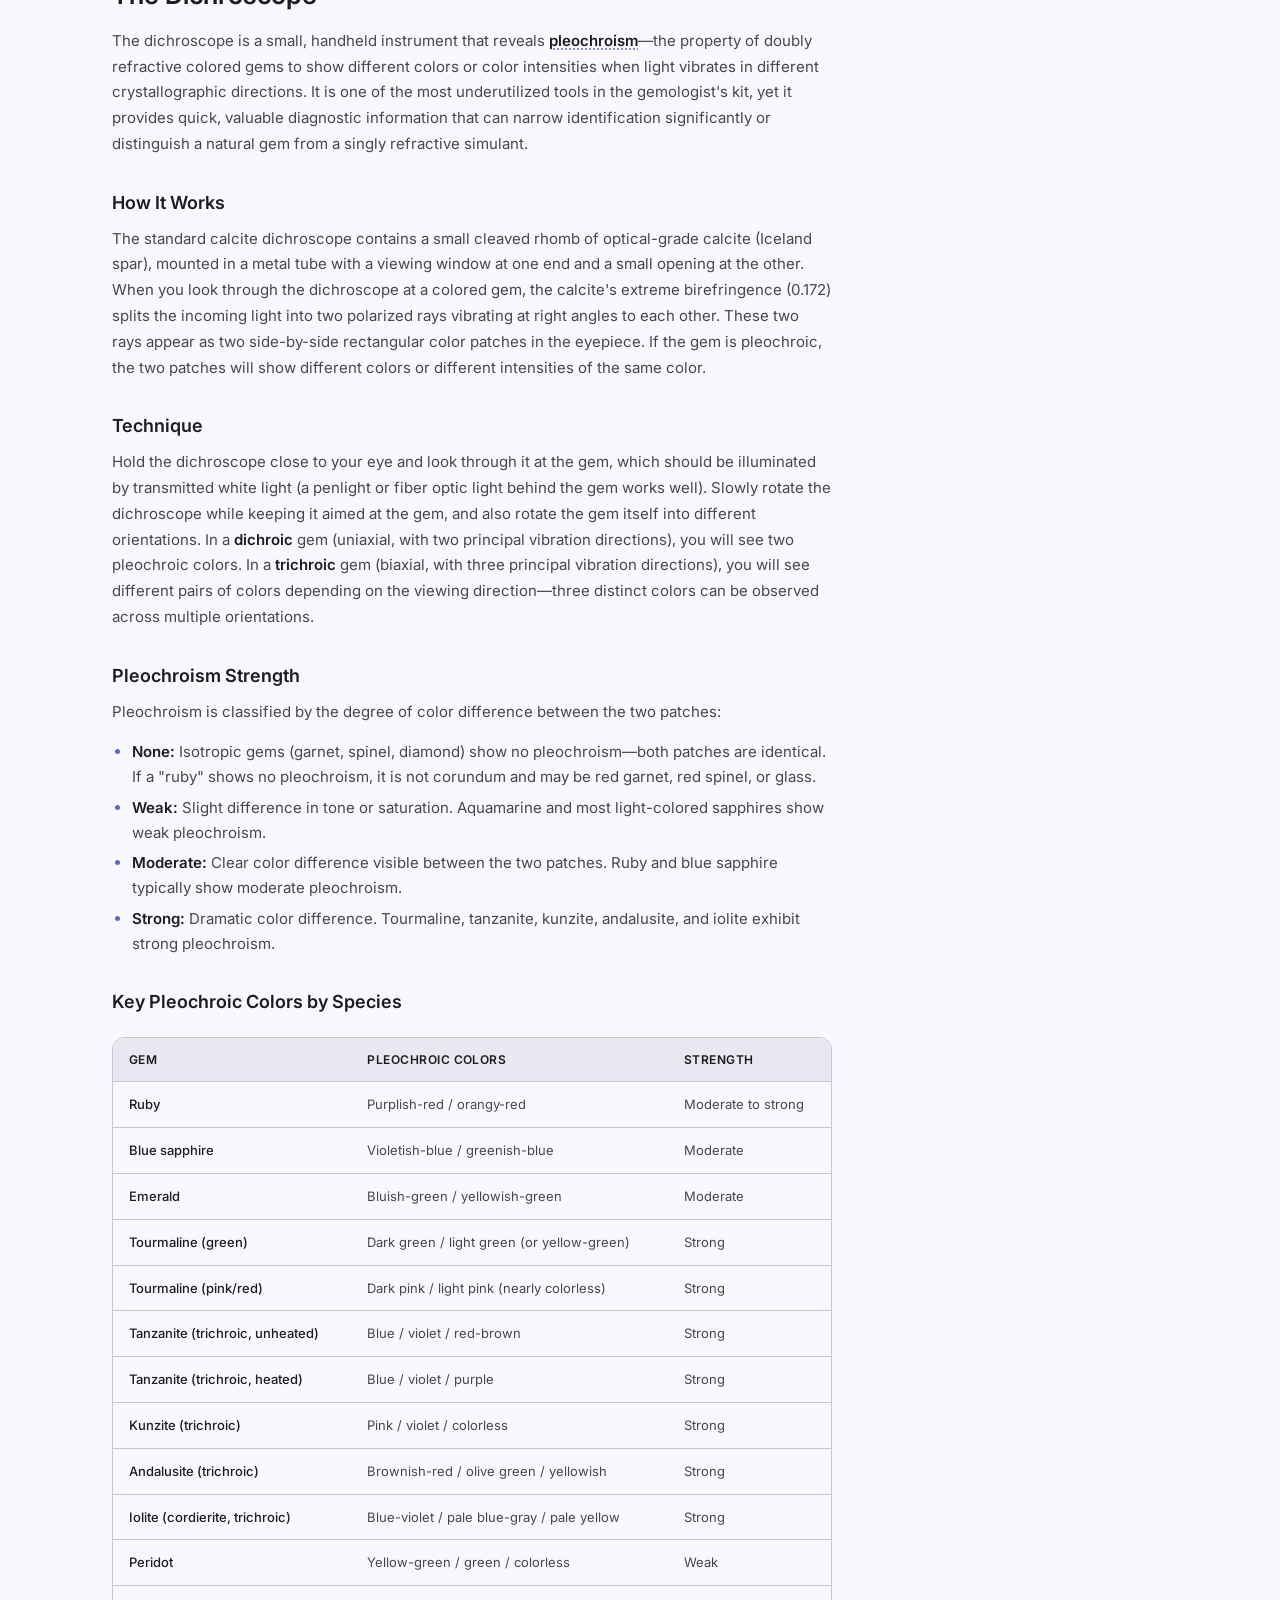
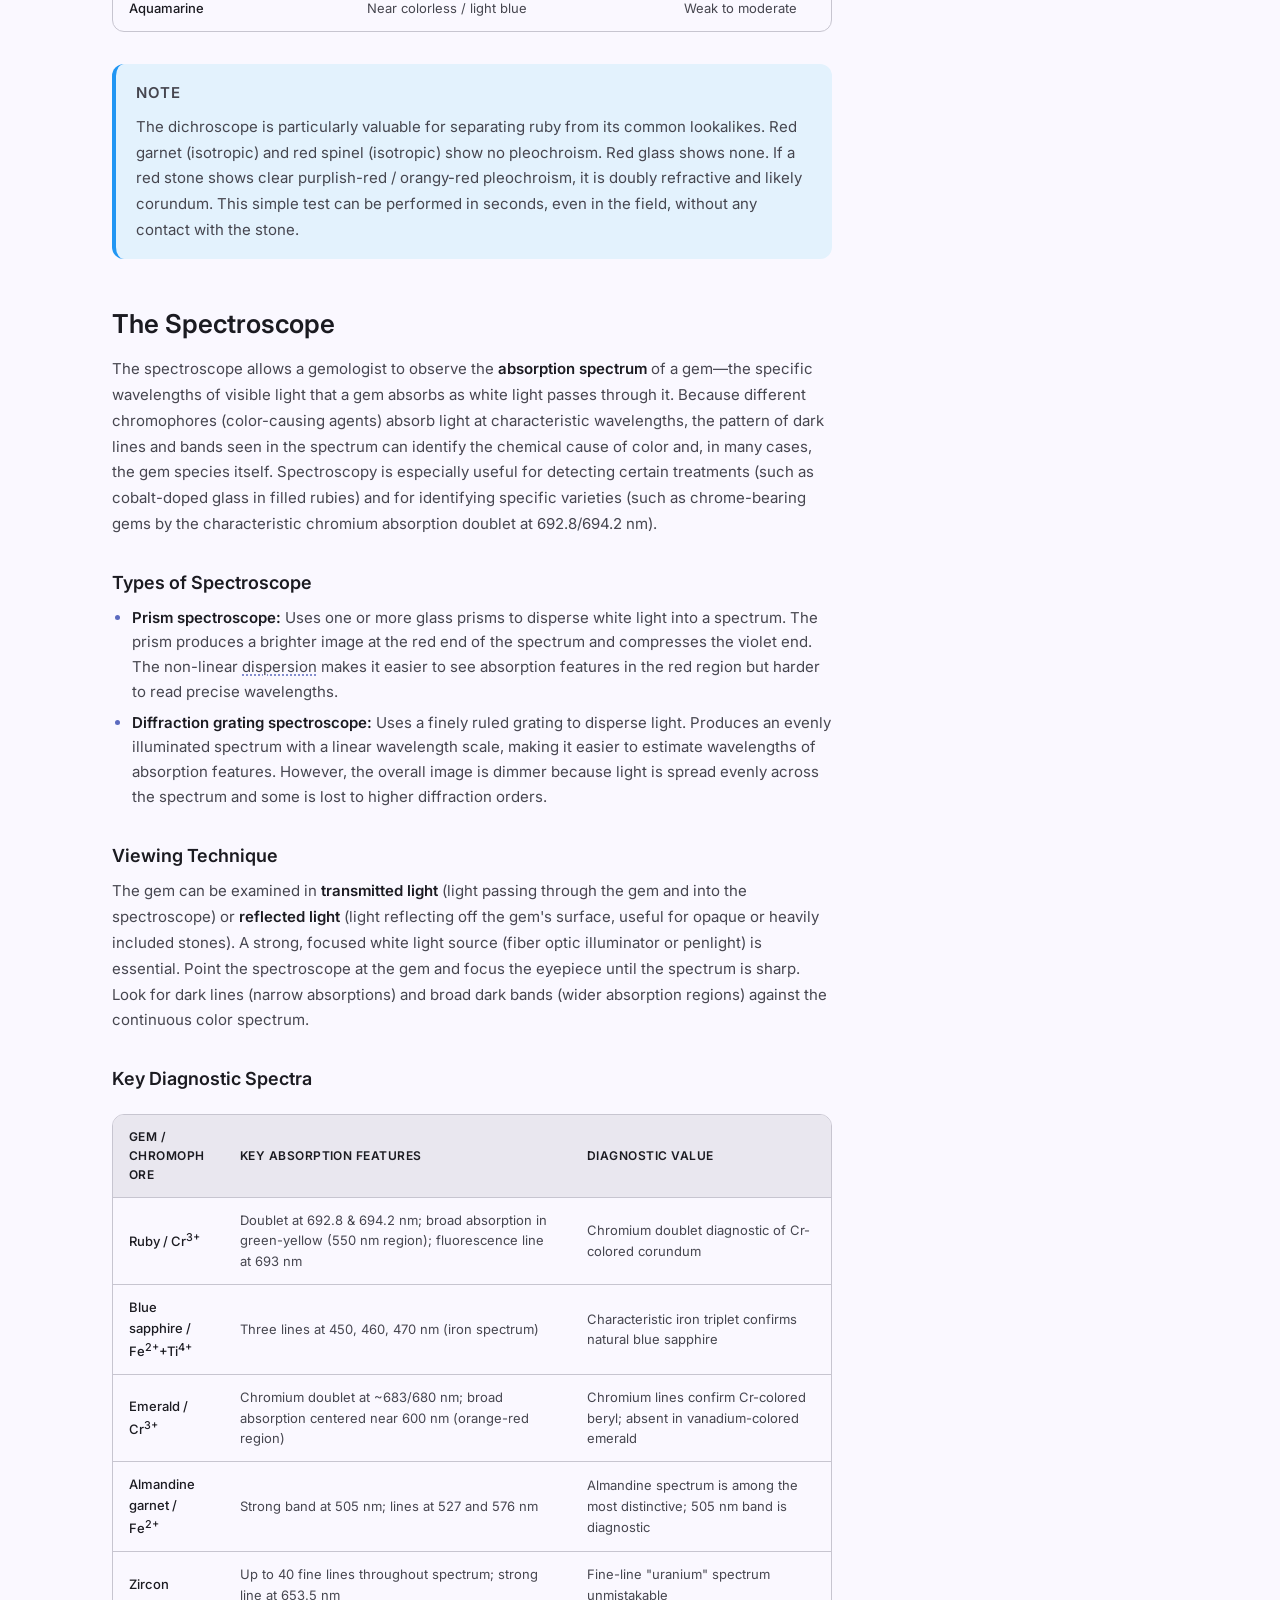
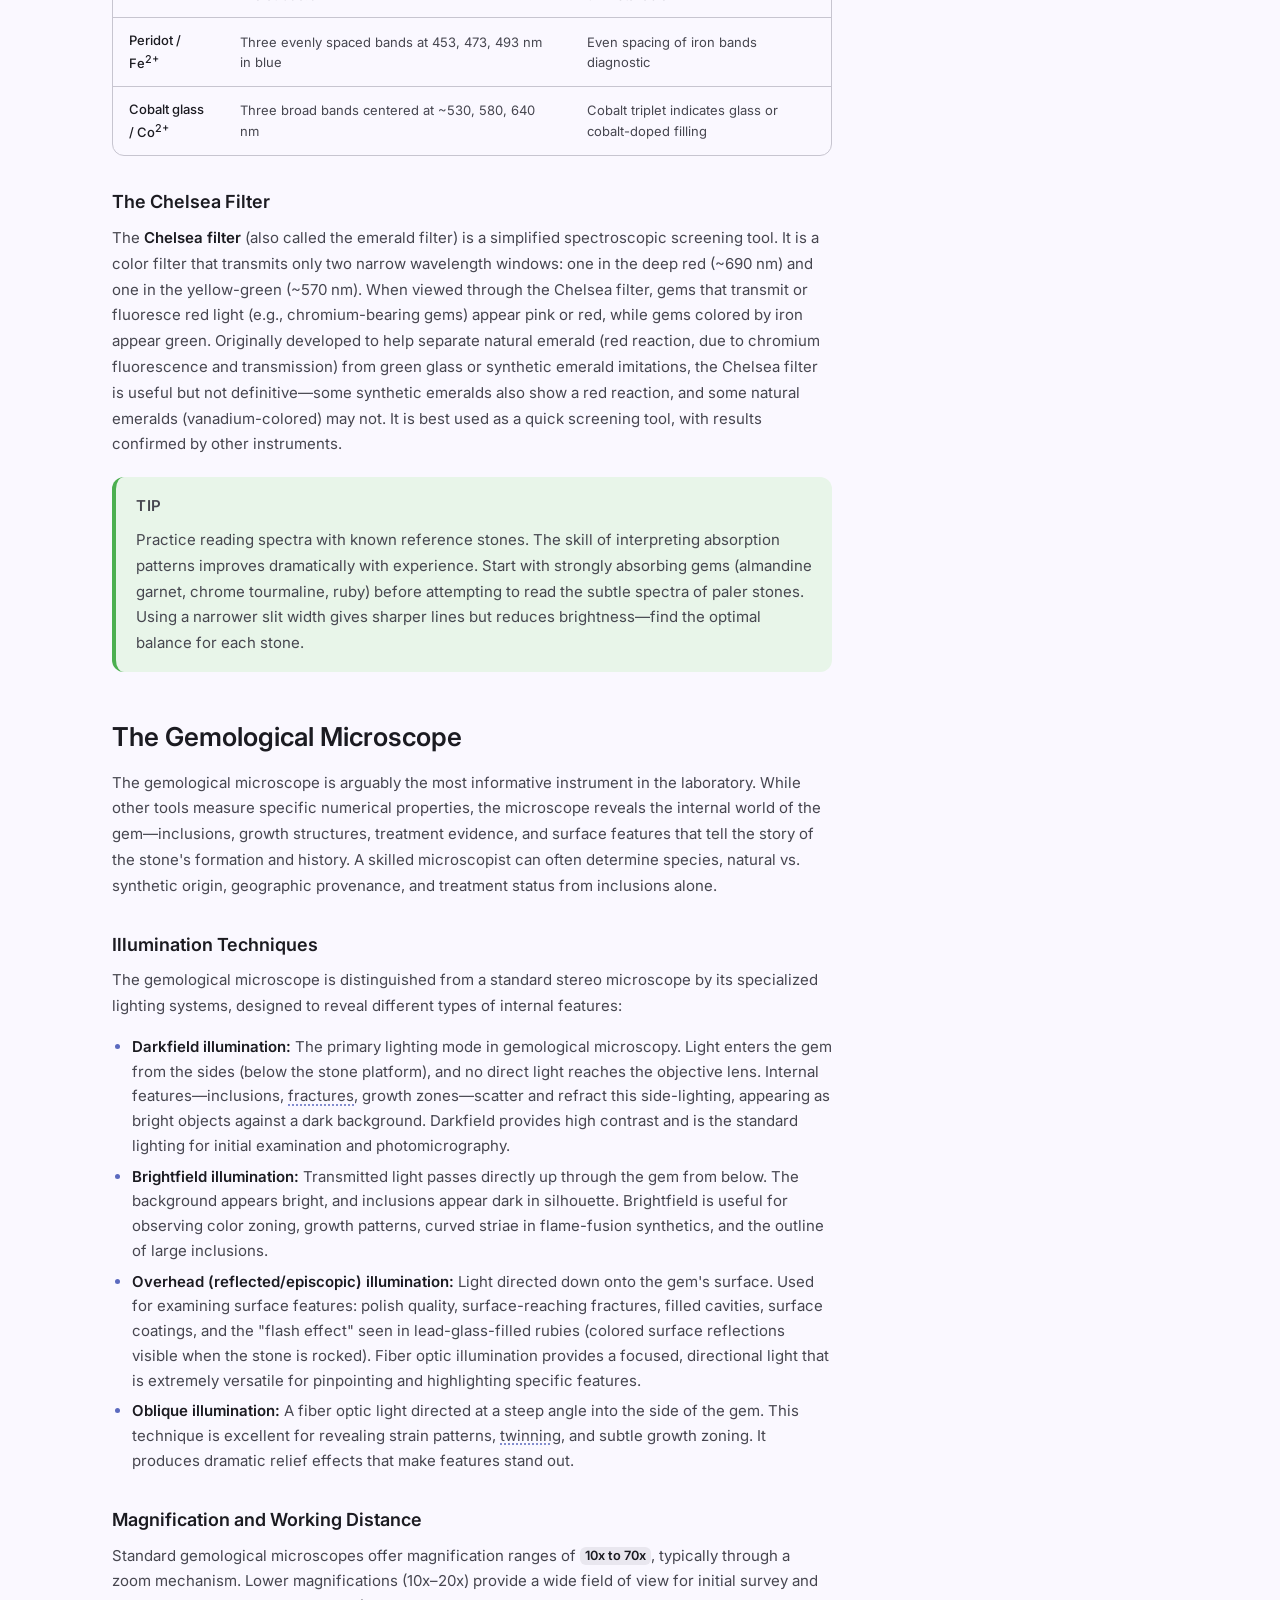
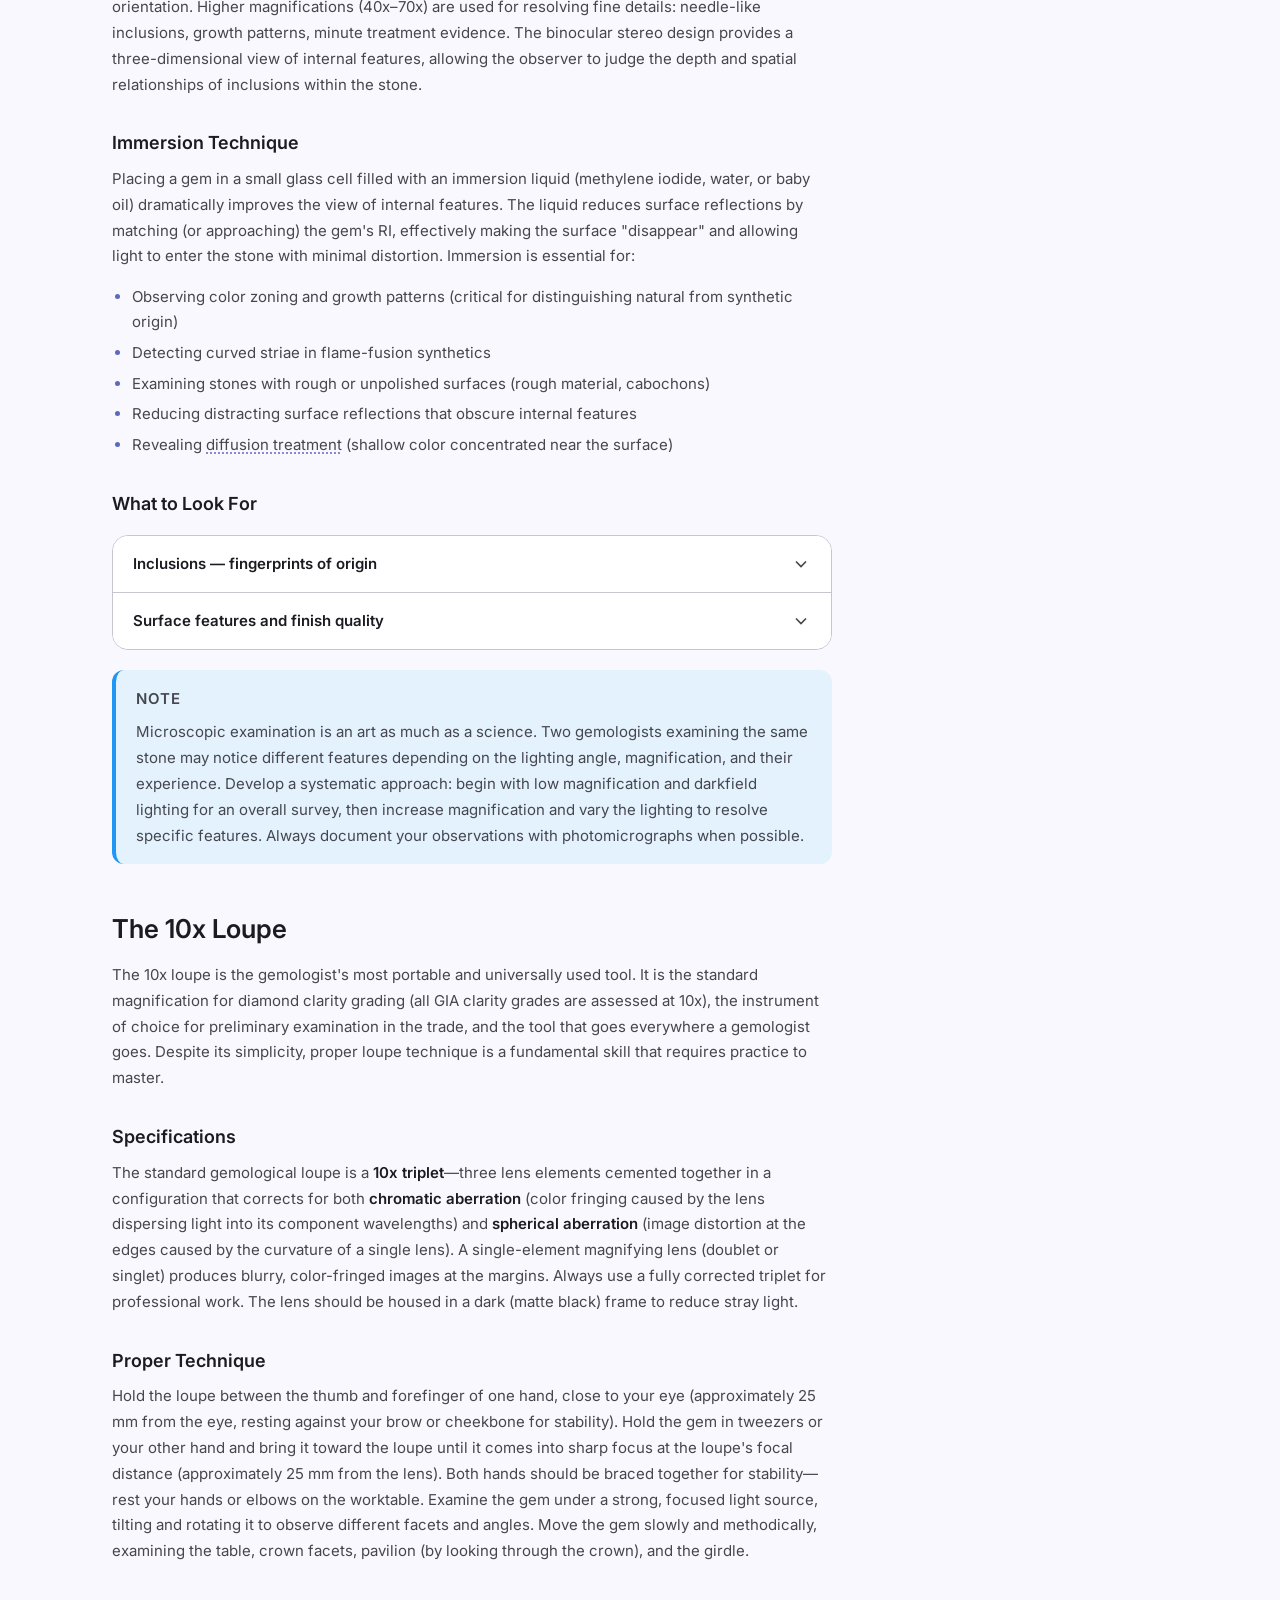
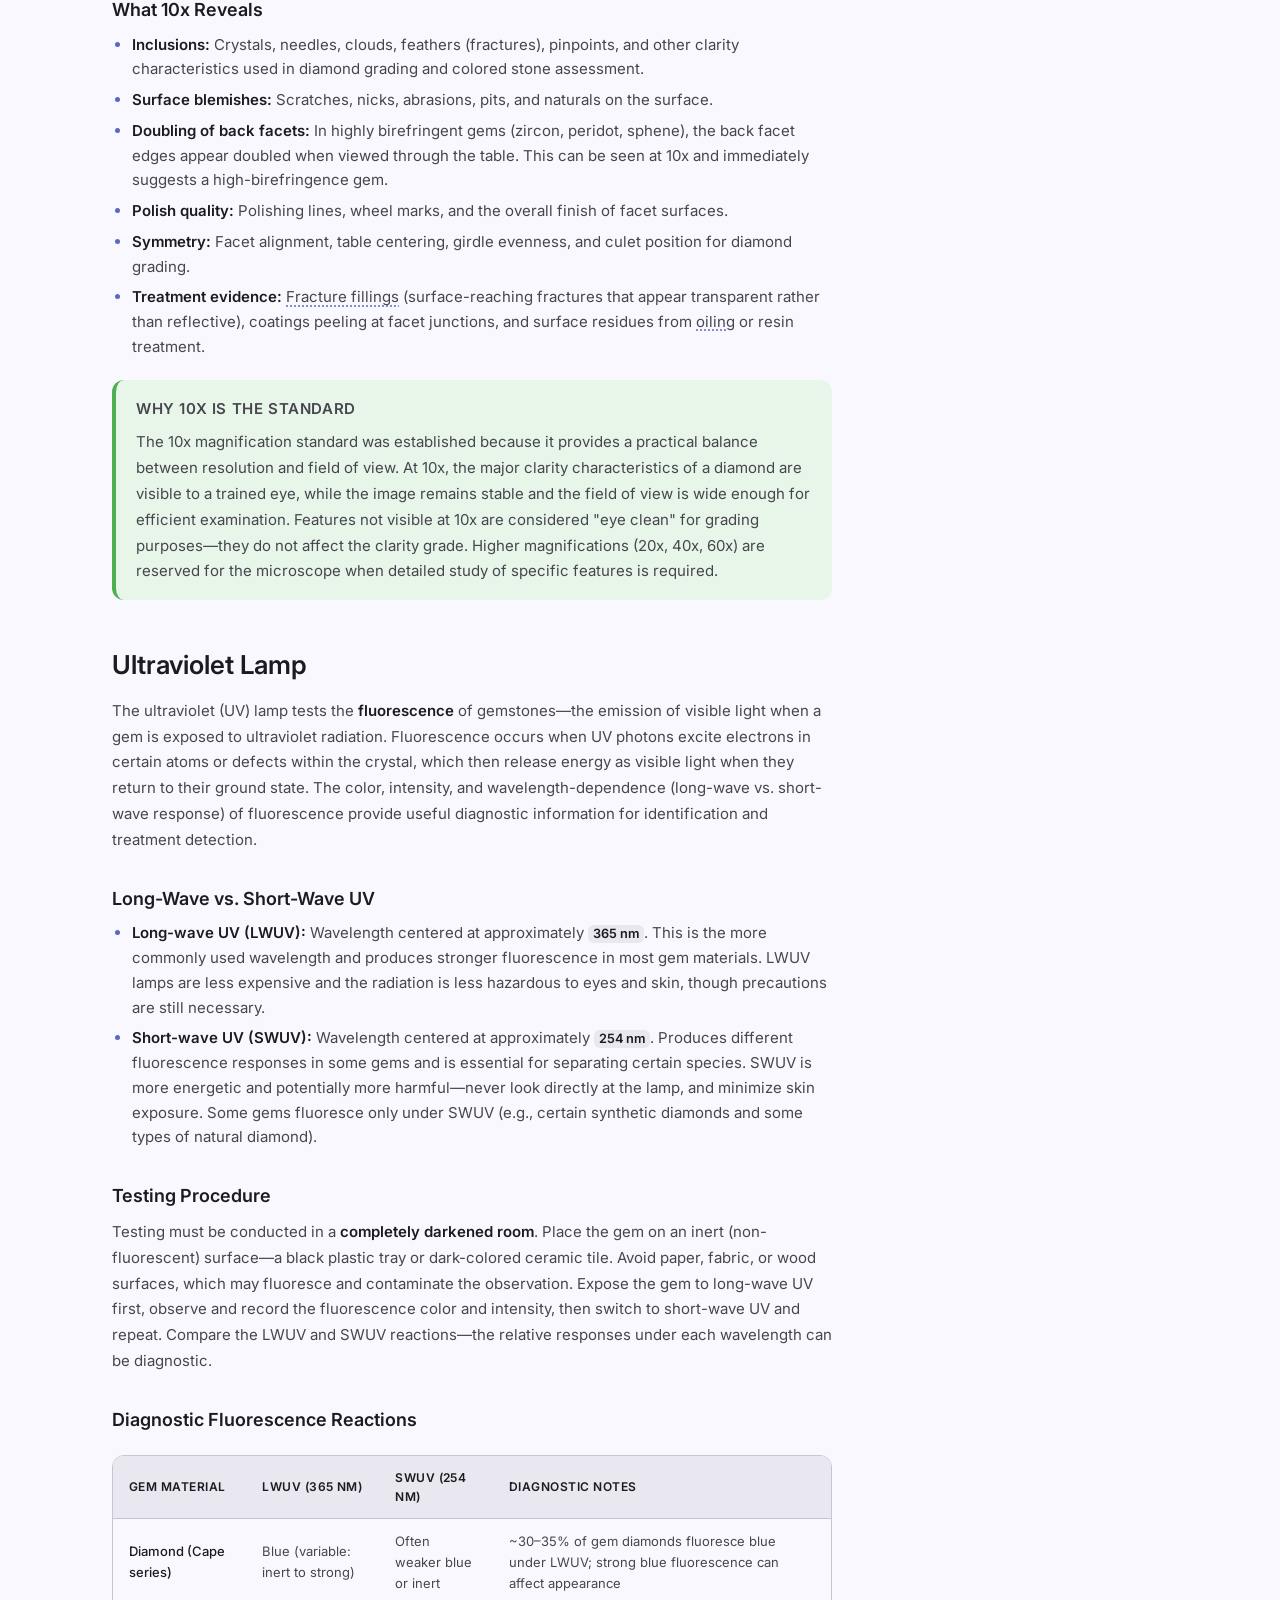
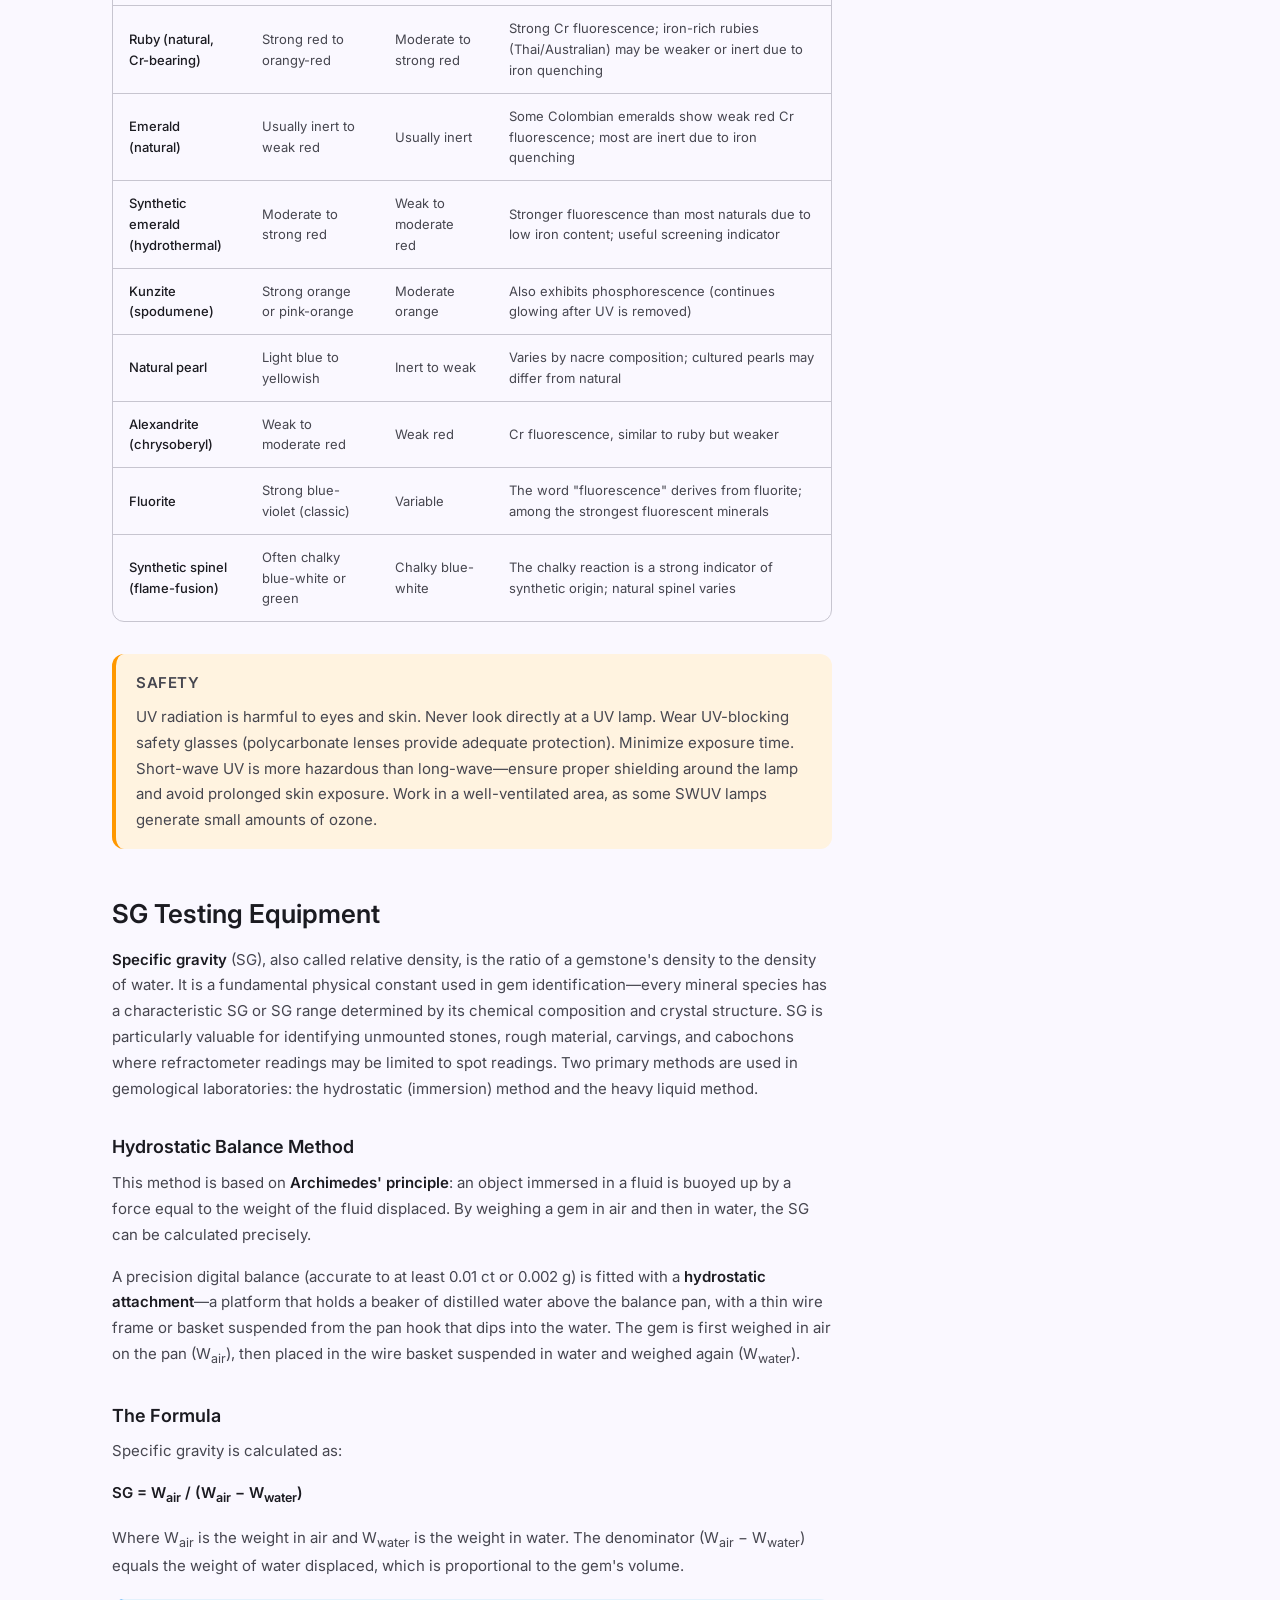
<file: tools.html>
<!DOCTYPE html>
<html lang="en" data-theme="light">
<head>
  <meta charset="UTF-8">
  <meta name="viewport" content="width=device-width, initial-scale=1.0">
  <title>Tools &amp; Equipment — GemLens</title>
  <meta name="description" content="Comprehensive guide to gemological instruments and equipment: refractometer, polariscope, dichroscope, spectroscope, microscope, loupe, UV lamp, specific gravity testing, and diamond testers.">
  <link rel="preconnect" href="https://fonts.googleapis.com">
  <link rel="preconnect" href="https://fonts.gstatic.com" crossorigin>
  <link href="https://fonts.googleapis.com/css2?family=Inter:wght@400;500;600;700&display=swap" rel="stylesheet">
  <link rel="stylesheet" href="styles.css">
  <script src="app.js" defer></script>
</head>
<body>

  <header class="top-bar" id="topBar">
    <div class="top-bar__inner">
      <button class="nav-toggle" id="navToggle" aria-label="Open navigation">
        <svg width="24" height="24" viewBox="0 0 24 24" fill="none" stroke="currentColor" stroke-width="2" stroke-linecap="round"><line x1="3" y1="6" x2="21" y2="6"/><line x1="3" y1="12" x2="21" y2="12"/><line x1="3" y1="18" x2="21" y2="18"/></svg>
      </button>
      <a href="index.html" class="top-bar__brand">
        <svg class="top-bar__icon" width="28" height="28" viewBox="0 0 28 28" fill="none">
          <polygon points="14,2 24,10 20,26 8,26 4,10" stroke="currentColor" stroke-width="1.5" fill="none"/>
          <polyline points="4,10 14,14 24,10" stroke="currentColor" stroke-width="1.2" fill="none"/>
          <line x1="14" y1="14" x2="8" y2="26" stroke="currentColor" stroke-width="1.2"/>
          <line x1="14" y1="14" x2="20" y2="26" stroke="currentColor" stroke-width="1.2"/>
          <line x1="14" y1="2" x2="14" y2="14" stroke="currentColor" stroke-width="1.2"/>
        </svg>
        <span>GemLens</span>
      </a>
      <nav class="top-bar__nav" id="mainNav">
        <a href="fundamentals.html" class="nav-link">Fundamentals</a>
        <a href="properties.html" class="nav-link">Properties</a>
        <a href="identification.html" class="nav-link">Identification</a>
        <a href="catalog.html" class="nav-link">Catalog</a>
        <a href="tools.html" class="nav-link">Tools</a>
        <a href="glossary.html" class="nav-link">Glossary</a>
      </nav>
      <button class="theme-toggle" id="themeToggle" aria-label="Toggle dark mode">
        <svg class="icon-sun" width="20" height="20" viewBox="0 0 24 24" fill="none" stroke="currentColor" stroke-width="2" stroke-linecap="round"><circle cx="12" cy="12" r="5"/><line x1="12" y1="1" x2="12" y2="3"/><line x1="12" y1="21" x2="12" y2="23"/><line x1="4.22" y1="4.22" x2="5.64" y2="5.64"/><line x1="18.36" y1="18.36" x2="19.78" y2="19.78"/><line x1="1" y1="12" x2="3" y2="12"/><line x1="21" y1="12" x2="23" y2="12"/><line x1="4.22" y1="19.78" x2="5.64" y2="18.36"/><line x1="18.36" y1="5.64" x2="19.78" y2="4.22"/></svg>
        <svg class="icon-moon" width="20" height="20" viewBox="0 0 24 24" fill="none" stroke="currentColor" stroke-width="2" stroke-linecap="round"><path d="M21 12.79A9 9 0 1111.21 3 7 7 0 0021 12.79z"/></svg>
      </button>
    </div>
  </header>
  <div class="drawer-scrim" id="drawerScrim"></div>
  <aside class="drawer" id="drawer">
    <div class="drawer__header">
      <span class="drawer__title">GemLens</span>
      <button class="drawer__close" id="drawerClose" aria-label="Close navigation">
        <svg width="24" height="24" viewBox="0 0 24 24" fill="none" stroke="currentColor" stroke-width="2" stroke-linecap="round"><line x1="18" y1="6" x2="6" y2="18"/><line x1="6" y1="6" x2="18" y2="18"/></svg>
      </button>
    </div>
    <nav class="drawer__nav">
      <a href="index.html" class="drawer__link">Home</a>
      <a href="fundamentals.html" class="drawer__link">Fundamentals</a>
      <a href="properties.html" class="drawer__link">Properties</a>
      <a href="identification.html" class="drawer__link">Identification</a>
      <a href="catalog.html" class="drawer__link">Catalog</a>
      <a href="tools.html" class="drawer__link">Tools</a>
      <a href="glossary.html" class="drawer__link">Glossary</a>
    </nav>
  </aside>

  <main>
    <div class="page-header">
      <div class="container">
        <nav class="breadcrumb">
          <a href="index.html">Home</a>
          <span class="breadcrumb__sep">/</span>
          <span>Tools</span>
        </nav>
        <span class="chip">Chapter 5</span>
        <h1 class="display-medium">Tools &amp; Equipment</h1>
        <p class="body-large">The essential instruments of the gemological laboratory: how each tool works, proper technique for accurate results, and the science behind every measurement a professional gemologist must master.</p>
      </div>
    </div>

    <section class="section">
      <div class="container">
        <div class="content-grid content-grid--with-toc">
          <div class="prose">

            <!-- ============================================= -->
            <!-- SECTION 1: THE ESSENTIAL GEMOLOGICAL TOOLKIT  -->
            <!-- ============================================= -->
            <h2 id="essential-instruments" class="reveal">The Essential Gemological Toolkit</h2>

            <div class="reveal">
              <p>Professional gemological identification relies on a standardized set of instruments, each designed to measure or reveal a specific physical or optical property of a gemstone. No single instrument can conclusively identify every gem&mdash;positive identification requires correlating data from multiple tests. The ten standard instruments that form the core of every gemological laboratory are:</p>
            </div>

            <div class="reveal">
              <ol>
                <li><strong>Refractometer</strong> &mdash; measures refractive index and birefringence, the two most diagnostic optical constants for gem identification.</li>
                <li><strong>Polariscope</strong> &mdash; determines whether a gem is singly refractive, doubly refractive, or an aggregate; reveals optic character and sign through interference figures.</li>
                <li><strong>Dichroscope</strong> &mdash; detects and displays pleochroic colors in doubly refractive gems, aiding in species and variety identification.</li>
                <li><strong>Spectroscope</strong> &mdash; reveals the absorption spectrum, showing which wavelengths of light a gem absorbs&mdash;often diagnostic for specific chromophores and treatments.</li>
                <li><strong>Gemological microscope</strong> &mdash; provides magnified examination under various lighting techniques to study inclusions, growth features, and treatment evidence.</li>
                <li><strong>10x loupe</strong> &mdash; the portable magnification standard used universally in the trade for grading, preliminary examination, and field work.</li>
                <li><strong>Ultraviolet lamp</strong> &mdash; tests fluorescence reactions under long-wave (365 nm) and short-wave (254 nm) UV, which can be diagnostic for certain species and treatments.</li>
                <li><strong>Specific gravity equipment</strong> &mdash; hydrostatic weighing or heavy liquid testing determines density, a fundamental physical constant for identification.</li>
                <li><strong>Thermal/electrical conductivity tester</strong> &mdash; primarily used to separate diamond from its simulants, and to distinguish moissanite from diamond.</li>
                <li><strong>Chelsea filter</strong> &mdash; a simplified spectroscopic tool transmitting only red (~690 nm) and green (~570 nm) wavelengths, useful as a quick screening device for certain gems.</li>
              </ol>
            </div>

            <div class="callout callout--note reveal">
              <p class="callout__label">Note</p>
              <p>The systematic approach to gem testing follows a logical sequence. Begin with observation (color, transparency, luster, heft), then proceed to refractometer, polariscope, dichroscope, spectroscope, and microscope. Specific gravity and fluorescence provide additional data points. Always record every measurement&mdash;a professional gemologist documents results methodically, building toward a conclusive identification through the convergence of evidence.</p>
            </div>

            <!-- ============================================= -->
            <!-- SECTION 2: THE REFRACTOMETER                  -->
            <!-- ============================================= -->
            <h2 id="refractometer" class="reveal">The Refractometer</h2>

            <div class="reveal">
              <p>The refractometer is the single most important instrument in gemological identification. It measures the refractive index (RI) of a gemstone&mdash;the ratio of the speed of light in air to its speed within the gem material. Because each gem species has a characteristic RI or RI range, a single refractometer reading can immediately narrow the field of possible identities. Combined with birefringence (the numerical difference between the maximum and minimum RI readings), the refractometer provides the two most diagnostic optical constants available to the gemologist.</p>
            </div>

            <div class="reveal">
              <h3>Principle of Operation</h3>
              <p>The gemological refractometer operates on the principle of <strong>total internal reflection</strong>. When light traveling through a dense medium (the glass hemicylinder of the refractometer) strikes the boundary with a less dense medium (the gemstone) at an angle greater than the critical angle, the light is totally reflected back into the glass. At angles less than the critical angle, light passes through into the gem. The boundary between the bright (reflected) and dark (transmitted) zones on the refractometer scale corresponds to the critical angle, which is directly related to the gem's refractive index.</p>
            </div>

            <div class="reveal">
              <h3>Components</h3>
              <ul>
                <li><strong>High-RI glass hemicylinder:</strong> A polished glass prism with a refractive index of approximately <span class="val">1.86</span> (commonly lead glass or yttrium aluminum garnet glass). This sets the upper measurement limit of the instrument&mdash;gems with an RI above the hemicylinder's RI cannot be measured.</li>
                <li><strong>Light source:</strong> A monochromatic sodium vapor lamp emitting at <span class="val">589 nm</span> (the sodium D line) is ideal. The standard refractometer scale is calibrated for this wavelength. White light can be used but produces a less sharp shadow edge.</li>
                <li><strong>Contact liquid:</strong> A drop of high-RI liquid (typically methylene iodide, RI <span class="val">1.81</span>, or a saturated sulfur solution in methylene iodide) is placed between the gem's polished flat surface and the hemicylinder. This liquid eliminates the air gap and provides optical contact. The contact liquid's RI effectively sets the practical upper limit of measurement at approximately <span class="val">1.81</span>.</li>
                <li><strong>Eyepiece and scale:</strong> A calibrated scale (typically ranging from 1.30 to 1.81) is viewed through an eyepiece. The shadow edge position on this scale gives the RI reading, typically readable to &plusmn;0.001 or &plusmn;0.002.</li>
              </ul>
            </div>

            <div class="reveal">
              <h3>Reading Technique</h3>
              <p>Place a small drop of contact liquid on the hemicylinder surface. Position the gem with a flat, polished facet face-down on the hemicylinder, ensuring good optical contact without trapped air bubbles. Look through the eyepiece and observe the shadow edge on the calibrated scale. For an <strong>isotropic</strong> (singly refractive) gem, you will see a single, stationary shadow edge regardless of gem orientation&mdash;this gives one RI value.</p>
              <p>For an <strong>anisotropic</strong> (doubly refractive) gem, you will see two shadow edges, corresponding to the ordinary ray and the extraordinary ray (in uniaxial gems) or two of the three principal vibration directions (in biaxial gems). Rotate the gem 180&deg; on the hemicylinder while observing the scale. The two shadow edges will move as the gem rotates. Record the highest and lowest positions of each shadow edge. The difference between the maximum and minimum RI readings gives the <strong>birefringence</strong>.</p>
            </div>

            <div class="reveal">
              <h3>Spot Reading Technique</h3>
              <p>For gems without a flat polished facet&mdash;cabochons, beads, rough material&mdash;the <strong>spot reading</strong> (distant vision) method is used. Place the curved surface of the stone on the contact liquid and look through the eyepiece. Instead of a sharp shadow edge, you will see a hazy spot of light on the scale. Pull your eye back from the eyepiece (distant vision) until the spot resolves into a sharp-edged bright area. Read the RI at the boundary of this bright area. Spot readings are typically accurate to &plusmn;0.01, less precise than flat-facet readings but still diagnostically useful.</p>
            </div>

            <div class="callout callout--warn reveal">
              <p class="callout__label">OTL &mdash; Over the Limits</p>
              <p>Gems with an RI above approximately <span class="val">1.81</span> (the RI of the contact liquid) will not produce a readable shadow edge on a standard refractometer. These are called <strong>OTL</strong> (over-the-limits) stones. Important OTL gems include diamond (RI <span class="val">2.417</span>), zircon (RI up to <span class="val">1.984</span>), demantoid garnet (RI <span class="val">1.880&ndash;1.888</span>), some almandine garnets, sphene (RI <span class="val">1.843&ndash;2.110</span>), and synthetic moissanite (RI <span class="val">2.648&ndash;2.691</span>). An OTL reading is itself a useful diagnostic clue&mdash;it immediately rules out the majority of gem species. Further identification of OTL gems requires other instruments: specific gravity, spectroscope, thermal conductivity tester, and microscopic examination.</p>
            </div>

            <div class="reveal">
              <h3>Common RI Readings</h3>
            </div>

            <div class="table-wrap reveal">
              <table class="data-table">
                <thead>
                  <tr>
                    <th>Gem Species</th>
                    <th>RI Range</th>
                    <th>Birefringence</th>
                    <th>Optic Character</th>
                  </tr>
                </thead>
                <tbody>
                  <tr>
                    <td>Quartz</td>
                    <td><span class="val">1.544&ndash;1.553</span></td>
                    <td><span class="val">0.009</span></td>
                    <td>Uniaxial (+)</td>
                  </tr>
                  <tr>
                    <td>Beryl (emerald, aquamarine)</td>
                    <td><span class="val">1.577&ndash;1.583</span></td>
                    <td><span class="val">0.005&ndash;0.009</span></td>
                    <td>Uniaxial (&minus;)</td>
                  </tr>
                  <tr>
                    <td>Tourmaline</td>
                    <td><span class="val">1.624&ndash;1.644</span></td>
                    <td><span class="val">0.018&ndash;0.040</span></td>
                    <td>Uniaxial (&minus;)</td>
                  </tr>
                  <tr>
                    <td>Topaz</td>
                    <td><span class="val">1.629&ndash;1.637</span></td>
                    <td><span class="val">0.008</span></td>
                    <td>Biaxial (+)</td>
                  </tr>
                  <tr>
                    <td>Peridot</td>
                    <td><span class="val">1.654&ndash;1.690</span></td>
                    <td><span class="val">0.036</span></td>
                    <td>Biaxial (+/&minus;)</td>
                  </tr>
                  <tr>
                    <td>Corundum (ruby, sapphire)</td>
                    <td><span class="val">1.762&ndash;1.770</span></td>
                    <td><span class="val">0.008</span></td>
                    <td>Uniaxial (&minus;)</td>
                  </tr>
                  <tr>
                    <td>Spinel</td>
                    <td><span class="val">1.712&ndash;1.736</span></td>
                    <td>None (isotropic)</td>
                    <td>Isotropic</td>
                  </tr>
                  <tr>
                    <td>Garnet (pyrope)</td>
                    <td><span class="val">1.714&ndash;1.742</span></td>
                    <td>None (isotropic)</td>
                    <td>Isotropic</td>
                  </tr>
                  <tr>
                    <td>Garnet (almandine)</td>
                    <td><span class="val">1.780&ndash;1.810</span></td>
                    <td>None (isotropic)</td>
                    <td>Isotropic</td>
                  </tr>
                  <tr>
                    <td>Tanzanite (zoisite)</td>
                    <td><span class="val">1.691&ndash;1.700</span></td>
                    <td><span class="val">0.009</span></td>
                    <td>Biaxial (+)</td>
                  </tr>
                  <tr>
                    <td>Spodumene (kunzite)</td>
                    <td><span class="val">1.660&ndash;1.676</span></td>
                    <td><span class="val">0.015</span></td>
                    <td>Biaxial (+)</td>
                  </tr>
                  <tr>
                    <td>Feldspar (moonstone)</td>
                    <td><span class="val">1.518&ndash;1.526</span></td>
                    <td><span class="val">0.005&ndash;0.008</span></td>
                    <td>Biaxial (&minus;)</td>
                  </tr>
                  <tr>
                    <td>Glass (artificial)</td>
                    <td><span class="val">1.470&ndash;1.700</span></td>
                    <td>None (isotropic)</td>
                    <td>Isotropic</td>
                  </tr>
                </tbody>
              </table>
            </div>

            <div class="callout callout--tip reveal">
              <p class="callout__label">Tip</p>
              <p>Always take multiple readings by rotating the stone on the hemicylinder. Record the minimum and maximum shadow edge positions. For biaxial gems, you may observe three distinct RI values (alpha, beta, gamma) depending on the facet orientation&mdash;the full range from lowest to highest gives the maximum birefringence. If a gem shows only a single, stationary shadow edge, it is either isotropic (cubic system or amorphous) or you may be reading along the optic axis of a uniaxial gem. Rotate the stone to confirm.</p>
            </div>

            <!-- ============================================= -->
            <!-- SECTION 3: THE POLARISCOPE                    -->
            <!-- ============================================= -->
            <h2 id="polariscope" class="reveal">The Polariscope</h2>

            <div class="reveal">
              <p>The polariscope is a deceptively simple instrument&mdash;two polarizing filters (a polarizer below and an analyzer above) with a light source beneath&mdash;that provides critical information about a gem's optical nature. It reveals whether a gem is singly refractive (isotropic), doubly refractive (anisotropic), or polycrystalline, and with a condensing lens, it can determine the optic character (uniaxial vs. biaxial) and optic sign (positive or negative).</p>
            </div>

            <div class="reveal">
              <h3>Setup and Basic Test</h3>
              <p>The polariscope consists of a lower polarizing filter (the <strong>polarizer</strong>) with a light source beneath it, and an upper polarizing filter (the <strong>analyzer</strong>) oriented at 90&deg; to the polarizer&mdash;the "crossed polars" position. With no gem between them and both filters crossed, the field appears dark because the analyzer blocks all light that passed through the polarizer.</p>
              <p>To test a gem, place it on the lower polarizer and look down through the upper analyzer. Slowly rotate the gem 360&deg; while observing the changes in light and dark.</p>
            </div>

            <div class="reveal">
              <h3>Interpreting Results</h3>
              <ul>
                <li><strong>Remains dark (isotropic or SR):</strong> If the gem stays uniformly dark throughout a full 360&deg; rotation, it is singly refractive. This includes all cubic-system gems (diamond, garnet, spinel, fluorite) and amorphous materials (glass, opal, amber). The gem does not split light into two polarized rays, so no light passes through the crossed analyzer.</li>
                <li><strong>Alternates light and dark four times (anisotropic or DR):</strong> If the gem blinks from light to dark four times during a 360&deg; rotation (once every 90&deg;), it is doubly refractive (anisotropic). This includes all gems in the tetragonal, hexagonal, trigonal, orthorhombic, monoclinic, and triclinic crystal systems. Each dark position occurs when one of the gem's vibration directions aligns with the polarizer or analyzer.</li>
                <li><strong>Anomalous double refraction (ADR):</strong> Some gems that should be isotropic (cubic system) show patchy, incomplete darkening&mdash;areas of light leaking through when the gem should appear dark. This <strong>anomalous double refraction</strong> is caused by internal strain in the crystal lattice. ADR is commonly observed in garnet (especially almandine and spessartine), diamond, and spinel. The pattern is typically irregular and patchy, unlike the uniform blink of true double refraction. ADR is itself a diagnostic feature: strong ADR in a red gem with an RI around 1.76 strongly suggests garnet.</li>
                <li><strong>Aggregate reaction (AGG):</strong> If the gem remains light and never goes fully dark regardless of rotation, it is showing an <strong>aggregate reaction</strong>. This indicates a polycrystalline material&mdash;an aggregate of many tiny randomly oriented crystals, each doubly refractive, so light always finds a path through in some orientation. AGG is characteristic of jadeite, nephrite, chalcedony (cryptocrystalline quartz), turquoise, lapis lazuli, and other polycrystalline gem materials.</li>
              </ul>
            </div>

            <div class="reveal">
              <h3>Conoscopy: Interference Figures</h3>
              <p>When a <strong>condensing lens</strong> (or a small sphere of high-RI glass) is placed between the gem and the analyzer, the polariscope becomes a <strong>conoscope</strong>. Instead of parallel light passing through the gem, the condensing lens introduces convergent light, which reveals an <strong>interference figure</strong>&mdash;a pattern of light and dark bands (isochromes) crossed by dark bars (isogyres) that reveals the gem's optic character.</p>
              <ul>
                <li><strong>Uniaxial figure:</strong> A centered uniaxial interference figure shows a dark cross (isogyres) centered on the optic axis exit point (the <strong>melatope</strong>), surrounded by concentric colored rings (isochromes). This "bullseye" pattern is characteristic of all uniaxial minerals (hexagonal, trigonal, and tetragonal systems). As the gem is rotated on the polariscope stage, the cross remains stationary if the optic axis is perpendicular to the viewing direction.</li>
                <li><strong>Biaxial figure:</strong> A centered biaxial figure shows two melatopes (one for each optic axis) connected by curved isogyres. In the centered position, the isogyres form a cross that splits into two hyperbolic curves as the stage is rotated 45&deg;. The separation of the melatopes indicates the 2V angle (the angle between the two optic axes). Biaxial figures are produced by gems in the orthorhombic, monoclinic, and triclinic crystal systems.</li>
              </ul>
            </div>

            <div class="reveal">
              <h3>Determining Optic Sign</h3>
              <p>The <strong>optic sign</strong> (positive or negative) provides an additional identification parameter. It is determined by inserting a compensator plate (such as a first-order red plate or a quarter-wave plate) into the optical path while viewing the interference figure. The compensator adds or subtracts retardation in specific quadrants of the figure, causing color changes that indicate the sign:</p>
              <ul>
                <li>In a <strong>uniaxial positive (+)</strong> gem, the slow ray vibrates parallel to the optic axis (epsilon &gt; omega). With a first-order red plate inserted, the NE and SW quadrants of the bullseye figure shift toward blue, while the NW and SE quadrants shift toward yellow.</li>
                <li>In a <strong>uniaxial negative (&minus;)</strong> gem, the slow ray vibrates perpendicular to the optic axis (epsilon &lt; omega). The color shifts are reversed: NE and SW shift to yellow, NW and SE shift to blue.</li>
                <li>For <strong>biaxial</strong> gems, the sign is determined by the curvature of the isogyres and color distribution around the melatopes when the compensator is inserted.</li>
              </ul>
            </div>

            <div class="callout callout--tip reveal">
              <p class="callout__label">Tip</p>
              <p>Obtaining a good interference figure requires finding a direction in the gem close to the optic axis. For uniaxial gems, look down the c-axis. This can be difficult in faceted stones&mdash;try different orientations by tilting the gem. Immersion in a liquid can help by reducing surface reflections. Even a partial or off-center figure provides useful information about optic character.</p>
            </div>

            <!-- ============================================= -->
            <!-- SECTION 4: THE DICHROSCOPE                    -->
            <!-- ============================================= -->
            <h2 id="dichroscope" class="reveal">The Dichroscope</h2>

            <div class="reveal">
              <p>The dichroscope is a small, handheld instrument that reveals <strong>pleochroism</strong>&mdash;the property of doubly refractive colored gems to show different colors or color intensities when light vibrates in different crystallographic directions. It is one of the most underutilized tools in the gemologist's kit, yet it provides quick, valuable diagnostic information that can narrow identification significantly or distinguish a natural gem from a singly refractive simulant.</p>
            </div>

            <div class="reveal">
              <h3>How It Works</h3>
              <p>The standard calcite dichroscope contains a small cleaved rhomb of optical-grade calcite (Iceland spar), mounted in a metal tube with a viewing window at one end and a small opening at the other. When you look through the dichroscope at a colored gem, the calcite's extreme birefringence (0.172) splits the incoming light into two polarized rays vibrating at right angles to each other. These two rays appear as two side-by-side rectangular color patches in the eyepiece. If the gem is pleochroic, the two patches will show different colors or different intensities of the same color.</p>
            </div>

            <div class="reveal">
              <h3>Technique</h3>
              <p>Hold the dichroscope close to your eye and look through it at the gem, which should be illuminated by transmitted white light (a penlight or fiber optic light behind the gem works well). Slowly rotate the dichroscope while keeping it aimed at the gem, and also rotate the gem itself into different orientations. In a <strong>dichroic</strong> gem (uniaxial, with two principal vibration directions), you will see two pleochroic colors. In a <strong>trichroic</strong> gem (biaxial, with three principal vibration directions), you will see different pairs of colors depending on the viewing direction&mdash;three distinct colors can be observed across multiple orientations.</p>
            </div>

            <div class="reveal">
              <h3>Pleochroism Strength</h3>
              <p>Pleochroism is classified by the degree of color difference between the two patches:</p>
              <ul>
                <li><strong>None:</strong> Isotropic gems (garnet, spinel, diamond) show no pleochroism&mdash;both patches are identical. If a "ruby" shows no pleochroism, it is not corundum and may be red garnet, red spinel, or glass.</li>
                <li><strong>Weak:</strong> Slight difference in tone or saturation. Aquamarine and most light-colored sapphires show weak pleochroism.</li>
                <li><strong>Moderate:</strong> Clear color difference visible between the two patches. Ruby and blue sapphire typically show moderate pleochroism.</li>
                <li><strong>Strong:</strong> Dramatic color difference. Tourmaline, tanzanite, kunzite, andalusite, and iolite exhibit strong pleochroism.</li>
              </ul>
            </div>

            <div class="reveal">
              <h3>Key Pleochroic Colors by Species</h3>
            </div>

            <div class="table-wrap reveal">
              <table class="data-table">
                <thead>
                  <tr>
                    <th>Gem</th>
                    <th>Pleochroic Colors</th>
                    <th>Strength</th>
                  </tr>
                </thead>
                <tbody>
                  <tr>
                    <td>Ruby</td>
                    <td>Purplish-red / orangy-red</td>
                    <td>Moderate to strong</td>
                  </tr>
                  <tr>
                    <td>Blue sapphire</td>
                    <td>Violetish-blue / greenish-blue</td>
                    <td>Moderate</td>
                  </tr>
                  <tr>
                    <td>Emerald</td>
                    <td>Bluish-green / yellowish-green</td>
                    <td>Moderate</td>
                  </tr>
                  <tr>
                    <td>Tourmaline (green)</td>
                    <td>Dark green / light green (or yellow-green)</td>
                    <td>Strong</td>
                  </tr>
                  <tr>
                    <td>Tourmaline (pink/red)</td>
                    <td>Dark pink / light pink (nearly colorless)</td>
                    <td>Strong</td>
                  </tr>
                  <tr>
                    <td>Tanzanite (trichroic, unheated)</td>
                    <td>Blue / violet / red-brown</td>
                    <td>Strong</td>
                  </tr>
                  <tr>
                    <td>Tanzanite (trichroic, heated)</td>
                    <td>Blue / violet / purple</td>
                    <td>Strong</td>
                  </tr>
                  <tr>
                    <td>Kunzite (trichroic)</td>
                    <td>Pink / violet / colorless</td>
                    <td>Strong</td>
                  </tr>
                  <tr>
                    <td>Andalusite (trichroic)</td>
                    <td>Brownish-red / olive green / yellowish</td>
                    <td>Strong</td>
                  </tr>
                  <tr>
                    <td>Iolite (cordierite, trichroic)</td>
                    <td>Blue-violet / pale blue-gray / pale yellow</td>
                    <td>Strong</td>
                  </tr>
                  <tr>
                    <td>Peridot</td>
                    <td>Yellow-green / green / colorless</td>
                    <td>Weak</td>
                  </tr>
                  <tr>
                    <td>Aquamarine</td>
                    <td>Near colorless / light blue</td>
                    <td>Weak to moderate</td>
                  </tr>
                </tbody>
              </table>
            </div>

            <div class="callout callout--note reveal">
              <p class="callout__label">Note</p>
              <p>The dichroscope is particularly valuable for separating ruby from its common lookalikes. Red garnet (isotropic) and red spinel (isotropic) show no pleochroism. Red glass shows none. If a red stone shows clear purplish-red / orangy-red pleochroism, it is doubly refractive and likely corundum. This simple test can be performed in seconds, even in the field, without any contact with the stone.</p>
            </div>

            <!-- ============================================= -->
            <!-- SECTION 5: THE SPECTROSCOPE                   -->
            <!-- ============================================= -->
            <h2 id="spectroscope" class="reveal">The Spectroscope</h2>

            <div class="reveal">
              <p>The spectroscope allows a gemologist to observe the <strong>absorption spectrum</strong> of a gem&mdash;the specific wavelengths of visible light that a gem absorbs as white light passes through it. Because different chromophores (color-causing agents) absorb light at characteristic wavelengths, the pattern of dark lines and bands seen in the spectrum can identify the chemical cause of color and, in many cases, the gem species itself. Spectroscopy is especially useful for detecting certain treatments (such as cobalt-doped glass in filled rubies) and for identifying specific varieties (such as chrome-bearing gems by the characteristic chromium absorption doublet at 692.8/694.2 nm).</p>
            </div>

            <div class="reveal">
              <h3>Types of Spectroscope</h3>
              <ul>
                <li><strong>Prism spectroscope:</strong> Uses one or more glass prisms to disperse white light into a spectrum. The prism produces a brighter image at the red end of the spectrum and compresses the violet end. The non-linear dispersion makes it easier to see absorption features in the red region but harder to read precise wavelengths.</li>
                <li><strong>Diffraction grating spectroscope:</strong> Uses a finely ruled grating to disperse light. Produces an evenly illuminated spectrum with a linear wavelength scale, making it easier to estimate wavelengths of absorption features. However, the overall image is dimmer because light is spread evenly across the spectrum and some is lost to higher diffraction orders.</li>
              </ul>
            </div>

            <div class="reveal">
              <h3>Viewing Technique</h3>
              <p>The gem can be examined in <strong>transmitted light</strong> (light passing through the gem and into the spectroscope) or <strong>reflected light</strong> (light reflecting off the gem's surface, useful for opaque or heavily included stones). A strong, focused white light source (fiber optic illuminator or penlight) is essential. Point the spectroscope at the gem and focus the eyepiece until the spectrum is sharp. Look for dark lines (narrow absorptions) and broad dark bands (wider absorption regions) against the continuous color spectrum.</p>
            </div>

            <div class="reveal">
              <h3>Key Diagnostic Spectra</h3>
            </div>

            <div class="table-wrap reveal">
              <table class="data-table">
                <thead>
                  <tr>
                    <th>Gem / Chromophore</th>
                    <th>Key Absorption Features</th>
                    <th>Diagnostic Value</th>
                  </tr>
                </thead>
                <tbody>
                  <tr>
                    <td>Ruby / Cr<sup>3+</sup></td>
                    <td>Doublet at 692.8 &amp; 694.2 nm; broad absorption in green-yellow (550 nm region); fluorescence line at 693 nm</td>
                    <td>Chromium doublet diagnostic of Cr-colored corundum</td>
                  </tr>
                  <tr>
                    <td>Blue sapphire / Fe<sup>2+</sup>+Ti<sup>4+</sup></td>
                    <td>Three lines at 450, 460, 470 nm (iron spectrum)</td>
                    <td>Characteristic iron triplet confirms natural blue sapphire</td>
                  </tr>
                  <tr>
                    <td>Emerald / Cr<sup>3+</sup></td>
                    <td>Chromium doublet at ~683/680 nm; broad absorption centered near 600 nm (orange-red region)</td>
                    <td>Chromium lines confirm Cr-colored beryl; absent in vanadium-colored emerald</td>
                  </tr>
                  <tr>
                    <td>Almandine garnet / Fe<sup>2+</sup></td>
                    <td>Strong band at 505 nm; lines at 527 and 576 nm</td>
                    <td>Almandine spectrum is among the most distinctive; 505 nm band is diagnostic</td>
                  </tr>
                  <tr>
                    <td>Zircon</td>
                    <td>Up to 40 fine lines throughout spectrum; strong line at 653.5 nm</td>
                    <td>Fine-line "uranium" spectrum unmistakable</td>
                  </tr>
                  <tr>
                    <td>Peridot / Fe<sup>2+</sup></td>
                    <td>Three evenly spaced bands at 453, 473, 493 nm in blue</td>
                    <td>Even spacing of iron bands diagnostic</td>
                  </tr>
                  <tr>
                    <td>Cobalt glass / Co<sup>2+</sup></td>
                    <td>Three broad bands centered at ~530, 580, 640 nm</td>
                    <td>Cobalt triplet indicates glass or cobalt-doped filling</td>
                  </tr>
                </tbody>
              </table>
            </div>

            <div class="reveal">
              <h3>The Chelsea Filter</h3>
              <p>The <strong>Chelsea filter</strong> (also called the emerald filter) is a simplified spectroscopic screening tool. It is a color filter that transmits only two narrow wavelength windows: one in the deep red (~690 nm) and one in the yellow-green (~570 nm). When viewed through the Chelsea filter, gems that transmit or fluoresce red light (e.g., chromium-bearing gems) appear pink or red, while gems colored by iron appear green. Originally developed to help separate natural emerald (red reaction, due to chromium fluorescence and transmission) from green glass or synthetic emerald imitations, the Chelsea filter is useful but not definitive&mdash;some synthetic emeralds also show a red reaction, and some natural emeralds (vanadium-colored) may not. It is best used as a quick screening tool, with results confirmed by other instruments.</p>
            </div>

            <div class="callout callout--tip reveal">
              <p class="callout__label">Tip</p>
              <p>Practice reading spectra with known reference stones. The skill of interpreting absorption patterns improves dramatically with experience. Start with strongly absorbing gems (almandine garnet, chrome tourmaline, ruby) before attempting to read the subtle spectra of paler stones. Using a narrower slit width gives sharper lines but reduces brightness&mdash;find the optimal balance for each stone.</p>
            </div>

            <!-- ============================================= -->
            <!-- SECTION 6: THE GEMOLOGICAL MICROSCOPE         -->
            <!-- ============================================= -->
            <h2 id="microscope" class="reveal">The Gemological Microscope</h2>

            <div class="reveal">
              <p>The gemological microscope is arguably the most informative instrument in the laboratory. While other tools measure specific numerical properties, the microscope reveals the internal world of the gem&mdash;inclusions, growth structures, treatment evidence, and surface features that tell the story of the stone's formation and history. A skilled microscopist can often determine species, natural vs. synthetic origin, geographic provenance, and treatment status from inclusions alone.</p>
            </div>

            <div class="reveal">
              <h3>Illumination Techniques</h3>
              <p>The gemological microscope is distinguished from a standard stereo microscope by its specialized lighting systems, designed to reveal different types of internal features:</p>
              <ul>
                <li><strong>Darkfield illumination:</strong> The primary lighting mode in gemological microscopy. Light enters the gem from the sides (below the stone platform), and no direct light reaches the objective lens. Internal features&mdash;inclusions, fractures, growth zones&mdash;scatter and refract this side-lighting, appearing as bright objects against a dark background. Darkfield provides high contrast and is the standard lighting for initial examination and photomicrography.</li>
                <li><strong>Brightfield illumination:</strong> Transmitted light passes directly up through the gem from below. The background appears bright, and inclusions appear dark in silhouette. Brightfield is useful for observing color zoning, growth patterns, curved striae in flame-fusion synthetics, and the outline of large inclusions.</li>
                <li><strong>Overhead (reflected/episcopic) illumination:</strong> Light directed down onto the gem's surface. Used for examining surface features: polish quality, surface-reaching fractures, filled cavities, surface coatings, and the "flash effect" seen in lead-glass-filled rubies (colored surface reflections visible when the stone is rocked). Fiber optic illumination provides a focused, directional light that is extremely versatile for pinpointing and highlighting specific features.</li>
                <li><strong>Oblique illumination:</strong> A fiber optic light directed at a steep angle into the side of the gem. This technique is excellent for revealing strain patterns, twinning, and subtle growth zoning. It produces dramatic relief effects that make features stand out.</li>
              </ul>
            </div>

            <div class="reveal">
              <h3>Magnification and Working Distance</h3>
              <p>Standard gemological microscopes offer magnification ranges of <span class="val">10x to 70x</span>, typically through a zoom mechanism. Lower magnifications (10x&ndash;20x) provide a wide field of view for initial survey and orientation. Higher magnifications (40x&ndash;70x) are used for resolving fine details: needle-like inclusions, growth patterns, minute treatment evidence. The binocular stereo design provides a three-dimensional view of internal features, allowing the observer to judge the depth and spatial relationships of inclusions within the stone.</p>
            </div>

            <div class="reveal">
              <h3>Immersion Technique</h3>
              <p>Placing a gem in a small glass cell filled with an immersion liquid (methylene iodide, water, or baby oil) dramatically improves the view of internal features. The liquid reduces surface reflections by matching (or approaching) the gem's RI, effectively making the surface "disappear" and allowing light to enter the stone with minimal distortion. Immersion is essential for:</p>
              <ul>
                <li>Observing color zoning and growth patterns (critical for distinguishing natural from synthetic origin)</li>
                <li>Detecting curved striae in flame-fusion synthetics</li>
                <li>Examining stones with rough or unpolished surfaces (rough material, cabochons)</li>
                <li>Reducing distracting surface reflections that obscure internal features</li>
                <li>Revealing diffusion treatment (shallow color concentrated near the surface)</li>
              </ul>
            </div>

            <div class="reveal">
              <h3>What to Look For</h3>
            </div>

            <div class="accordion reveal">
              <div class="accordion__item">
                <button class="accordion__trigger">
                  Inclusions &mdash; fingerprints of origin
                  <svg width="20" height="20" viewBox="0 0 24 24" fill="none" stroke="currentColor" stroke-width="2"><polyline points="6 9 12 15 18 9"/></svg>
                </button>
                <div class="accordion__body">
                  <div class="accordion__inner">
                    <p>Inclusions are solid, liquid, or gaseous materials trapped within a gem during its formation. They are the most important features visible under magnification because they provide evidence of origin (natural, synthetic, or treated), geographic provenance, and formation conditions.</p>
                    <ul>
                      <li><strong>Mineral inclusions:</strong> Crystals of other minerals trapped during growth. Rutile needles ("silk") in corundum, calcite crystals in emerald, chromite octahedra in diamond, and zircon halos in sapphire are classic examples. The identity of mineral inclusions can indicate geographic origin (e.g., pargasite crystals in Burmese ruby).</li>
                      <li><strong>Fluid inclusions:</strong> Tiny cavities filled with liquid (often water or CO<sub>2</sub>), sometimes containing a gas bubble (two-phase) or both a gas bubble and a daughter crystal such as halite (three-phase). Three-phase inclusions are diagnostic of Colombian emerald.</li>
                      <li><strong>Growth features:</strong> Straight angular growth zoning in natural corundum, hexagonal growth patterns in natural beryl, and trigon markings on natural diamond crystal faces. Curved growth striae indicate flame-fusion synthesis. Chevron or V-shaped patterns suggest hydrothermal synthesis.</li>
                      <li><strong>Treatment evidence:</strong> Gas bubbles in glass-filled fractures, flash-effect colors (blue and orange) in lead-glass-filled ruby, residual flux in fracture-filled emeralds, dissolved silk in heat-treated sapphire (intact silk haloes surrounding partially dissolved needles), and surface-reaching color concentrations from diffusion treatment.</li>
                    </ul>
                  </div>
                </div>
              </div>

              <div class="accordion__item">
                <button class="accordion__trigger">
                  Surface features and finish quality
                  <svg width="20" height="20" viewBox="0 0 24 24" fill="none" stroke="currentColor" stroke-width="2"><polyline points="6 9 12 15 18 9"/></svg>
                </button>
                <div class="accordion__body">
                  <div class="accordion__inner">
                    <p>The microscope reveals surface characteristics that are important for grading and identification:</p>
                    <ul>
                      <li><strong>Polish quality:</strong> Scratches, polishing lines, pitting, and "orange peel" texture. Different gem species polish differently due to varying hardness with crystallographic direction. Diamond shows sharp, flat facets; softer stones may show rounded facet junctions.</li>
                      <li><strong>Surface coatings:</strong> Thin films applied to alter color. Under magnification, coatings often show scratches, wear at facet edges, and uneven color distribution. Coated topaz ("Mystic topaz") shows rainbow iridescence that is confined to the surface.</li>
                      <li><strong>Naturals and trigons:</strong> On diamond, naturals (remnants of the original crystal surface left on the girdle) and trigons (triangular growth/etch marks on crystal faces) indicate natural origin.</li>
                      <li><strong>Doubling of back facets:</strong> In gems with high birefringence (zircon, peridot, calcite), the back facet edges appear doubled when viewed through the table. This is visible at 10x and is a quick diagnostic indicator.</li>
                    </ul>
                  </div>
                </div>
              </div>
            </div>

            <div class="callout callout--note reveal">
              <p class="callout__label">Note</p>
              <p>Microscopic examination is an art as much as a science. Two gemologists examining the same stone may notice different features depending on the lighting angle, magnification, and their experience. Develop a systematic approach: begin with low magnification and darkfield lighting for an overall survey, then increase magnification and vary the lighting to resolve specific features. Always document your observations with photomicrographs when possible.</p>
            </div>

            <!-- ============================================= -->
            <!-- SECTION 7: THE 10x LOUPE                      -->
            <!-- ============================================= -->
            <h2 id="loupe" class="reveal">The 10x Loupe</h2>

            <div class="reveal">
              <p>The 10x loupe is the gemologist's most portable and universally used tool. It is the standard magnification for diamond clarity grading (all GIA clarity grades are assessed at 10x), the instrument of choice for preliminary examination in the trade, and the tool that goes everywhere a gemologist goes. Despite its simplicity, proper loupe technique is a fundamental skill that requires practice to master.</p>
            </div>

            <div class="reveal">
              <h3>Specifications</h3>
              <p>The standard gemological loupe is a <strong>10x triplet</strong>&mdash;three lens elements cemented together in a configuration that corrects for both <strong>chromatic aberration</strong> (color fringing caused by the lens dispersing light into its component wavelengths) and <strong>spherical aberration</strong> (image distortion at the edges caused by the curvature of a single lens). A single-element magnifying lens (doublet or singlet) produces blurry, color-fringed images at the margins. Always use a fully corrected triplet for professional work. The lens should be housed in a dark (matte black) frame to reduce stray light.</p>
            </div>

            <div class="reveal">
              <h3>Proper Technique</h3>
              <p>Hold the loupe between the thumb and forefinger of one hand, close to your eye (approximately 25 mm from the eye, resting against your brow or cheekbone for stability). Hold the gem in tweezers or your other hand and bring it toward the loupe until it comes into sharp focus at the loupe's focal distance (approximately 25 mm from the lens). Both hands should be braced together for stability&mdash;rest your hands or elbows on the worktable. Examine the gem under a strong, focused light source, tilting and rotating it to observe different facets and angles. Move the gem slowly and methodically, examining the table, crown facets, pavilion (by looking through the crown), and the girdle.</p>
            </div>

            <div class="reveal">
              <h3>What 10x Reveals</h3>
              <ul>
                <li><strong>Inclusions:</strong> Crystals, needles, clouds, feathers (fractures), pinpoints, and other clarity characteristics used in diamond grading and colored stone assessment.</li>
                <li><strong>Surface blemishes:</strong> Scratches, nicks, abrasions, pits, and naturals on the surface.</li>
                <li><strong>Doubling of back facets:</strong> In highly birefringent gems (zircon, peridot, sphene), the back facet edges appear doubled when viewed through the table. This can be seen at 10x and immediately suggests a high-birefringence gem.</li>
                <li><strong>Polish quality:</strong> Polishing lines, wheel marks, and the overall finish of facet surfaces.</li>
                <li><strong>Symmetry:</strong> Facet alignment, table centering, girdle evenness, and culet position for diamond grading.</li>
                <li><strong>Treatment evidence:</strong> Fracture fillings (surface-reaching fractures that appear transparent rather than reflective), coatings peeling at facet junctions, and surface residues from oiling or resin treatment.</li>
              </ul>
            </div>

            <div class="callout callout--tip reveal">
              <p class="callout__label">Why 10x Is the Standard</p>
              <p>The 10x magnification standard was established because it provides a practical balance between resolution and field of view. At 10x, the major clarity characteristics of a diamond are visible to a trained eye, while the image remains stable and the field of view is wide enough for efficient examination. Features not visible at 10x are considered "eye clean" for grading purposes&mdash;they do not affect the clarity grade. Higher magnifications (20x, 40x, 60x) are reserved for the microscope when detailed study of specific features is required.</p>
            </div>

            <!-- ============================================= -->
            <!-- SECTION 8: ULTRAVIOLET LAMP                   -->
            <!-- ============================================= -->
            <h2 id="uv-lamp" class="reveal">Ultraviolet Lamp</h2>

            <div class="reveal">
              <p>The ultraviolet (UV) lamp tests the <strong>fluorescence</strong> of gemstones&mdash;the emission of visible light when a gem is exposed to ultraviolet radiation. Fluorescence occurs when UV photons excite electrons in certain atoms or defects within the crystal, which then release energy as visible light when they return to their ground state. The color, intensity, and wavelength-dependence (long-wave vs. short-wave response) of fluorescence provide useful diagnostic information for identification and treatment detection.</p>
            </div>

            <div class="reveal">
              <h3>Long-Wave vs. Short-Wave UV</h3>
              <ul>
                <li><strong>Long-wave UV (LWUV):</strong> Wavelength centered at approximately <span class="val">365 nm</span>. This is the more commonly used wavelength and produces stronger fluorescence in most gem materials. LWUV lamps are less expensive and the radiation is less hazardous to eyes and skin, though precautions are still necessary.</li>
                <li><strong>Short-wave UV (SWUV):</strong> Wavelength centered at approximately <span class="val">254 nm</span>. Produces different fluorescence responses in some gems and is essential for separating certain species. SWUV is more energetic and potentially more harmful&mdash;never look directly at the lamp, and minimize skin exposure. Some gems fluoresce only under SWUV (e.g., certain synthetic diamonds and some types of natural diamond).</li>
              </ul>
            </div>

            <div class="reveal">
              <h3>Testing Procedure</h3>
              <p>Testing must be conducted in a <strong>completely darkened room</strong>. Place the gem on an inert (non-fluorescent) surface&mdash;a black plastic tray or dark-colored ceramic tile. Avoid paper, fabric, or wood surfaces, which may fluoresce and contaminate the observation. Expose the gem to long-wave UV first, observe and record the fluorescence color and intensity, then switch to short-wave UV and repeat. Compare the LWUV and SWUV reactions&mdash;the relative responses under each wavelength can be diagnostic.</p>
            </div>

            <div class="reveal">
              <h3>Diagnostic Fluorescence Reactions</h3>
            </div>

            <div class="table-wrap reveal">
              <table class="data-table">
                <thead>
                  <tr>
                    <th>Gem Material</th>
                    <th>LWUV (365 nm)</th>
                    <th>SWUV (254 nm)</th>
                    <th>Diagnostic Notes</th>
                  </tr>
                </thead>
                <tbody>
                  <tr>
                    <td>Diamond (Cape series)</td>
                    <td>Blue (variable: inert to strong)</td>
                    <td>Often weaker blue or inert</td>
                    <td>~30&ndash;35% of gem diamonds fluoresce blue under LWUV; strong blue fluorescence can affect appearance</td>
                  </tr>
                  <tr>
                    <td>Ruby (natural, Cr-bearing)</td>
                    <td>Strong red to orangy-red</td>
                    <td>Moderate to strong red</td>
                    <td>Strong Cr fluorescence; iron-rich rubies (Thai/Australian) may be weaker or inert due to iron quenching</td>
                  </tr>
                  <tr>
                    <td>Emerald (natural)</td>
                    <td>Usually inert to weak red</td>
                    <td>Usually inert</td>
                    <td>Some Colombian emeralds show weak red Cr fluorescence; most are inert due to iron quenching</td>
                  </tr>
                  <tr>
                    <td>Synthetic emerald (hydrothermal)</td>
                    <td>Moderate to strong red</td>
                    <td>Weak to moderate red</td>
                    <td>Stronger fluorescence than most naturals due to low iron content; useful screening indicator</td>
                  </tr>
                  <tr>
                    <td>Kunzite (spodumene)</td>
                    <td>Strong orange or pink-orange</td>
                    <td>Moderate orange</td>
                    <td>Also exhibits phosphorescence (continues glowing after UV is removed)</td>
                  </tr>
                  <tr>
                    <td>Natural pearl</td>
                    <td>Light blue to yellowish</td>
                    <td>Inert to weak</td>
                    <td>Varies by nacre composition; cultured pearls may differ from natural</td>
                  </tr>
                  <tr>
                    <td>Alexandrite (chrysoberyl)</td>
                    <td>Weak to moderate red</td>
                    <td>Weak red</td>
                    <td>Cr fluorescence, similar to ruby but weaker</td>
                  </tr>
                  <tr>
                    <td>Fluorite</td>
                    <td>Strong blue-violet (classic)</td>
                    <td>Variable</td>
                    <td>The word "fluorescence" derives from fluorite; among the strongest fluorescent minerals</td>
                  </tr>
                  <tr>
                    <td>Synthetic spinel (flame-fusion)</td>
                    <td>Often chalky blue-white or green</td>
                    <td>Chalky blue-white</td>
                    <td>The chalky reaction is a strong indicator of synthetic origin; natural spinel varies</td>
                  </tr>
                </tbody>
              </table>
            </div>

            <div class="callout callout--warn reveal">
              <p class="callout__label">Safety</p>
              <p>UV radiation is harmful to eyes and skin. Never look directly at a UV lamp. Wear UV-blocking safety glasses (polycarbonate lenses provide adequate protection). Minimize exposure time. Short-wave UV is more hazardous than long-wave&mdash;ensure proper shielding around the lamp and avoid prolonged skin exposure. Work in a well-ventilated area, as some SWUV lamps generate small amounts of ozone.</p>
            </div>

            <!-- ============================================= -->
            <!-- SECTION 9: SPECIFIC GRAVITY TESTING           -->
            <!-- ============================================= -->
            <h2 id="specific-gravity" class="reveal">SG Testing Equipment</h2>

            <div class="reveal">
              <p><strong>Specific gravity</strong> (SG), also called relative density, is the ratio of a gemstone's density to the density of water. It is a fundamental physical constant used in gem identification&mdash;every mineral species has a characteristic SG or SG range determined by its chemical composition and crystal structure. SG is particularly valuable for identifying unmounted stones, rough material, carvings, and cabochons where refractometer readings may be limited to spot readings. Two primary methods are used in gemological laboratories: the hydrostatic (immersion) method and the heavy liquid method.</p>
            </div>

            <div class="reveal">
              <h3>Hydrostatic Balance Method</h3>
              <p>This method is based on <strong>Archimedes' principle</strong>: an object immersed in a fluid is buoyed up by a force equal to the weight of the fluid displaced. By weighing a gem in air and then in water, the SG can be calculated precisely.</p>
              <p>A precision digital balance (accurate to at least 0.01 ct or 0.002 g) is fitted with a <strong>hydrostatic attachment</strong>&mdash;a platform that holds a beaker of distilled water above the balance pan, with a thin wire frame or basket suspended from the pan hook that dips into the water. The gem is first weighed in air on the pan (W<sub>air</sub>), then placed in the wire basket suspended in water and weighed again (W<sub>water</sub>).</p>
            </div>

            <div class="reveal">
              <h3>The Formula</h3>
              <p>Specific gravity is calculated as:</p>
              <p><strong>SG = W<sub>air</sub> / (W<sub>air</sub> &minus; W<sub>water</sub>)</strong></p>
              <p>Where W<sub>air</sub> is the weight in air and W<sub>water</sub> is the weight in water. The denominator (W<sub>air</sub> &minus; W<sub>water</sub>) equals the weight of water displaced, which is proportional to the gem's volume.</p>
            </div>

            <div class="callout callout--note reveal">
              <p class="callout__label">Worked Example</p>
              <p>A blue stone suspected to be sapphire weighs <span class="val">3.52 ct</span> in air and <span class="val">2.64 ct</span> in water.</p>
              <p>SG = 3.52 / (3.52 &minus; 2.64) = 3.52 / 0.88 = <strong>4.00</strong></p>
              <p>The expected SG for corundum (sapphire) is <span class="val">3.99&ndash;4.02</span>. This result is consistent with sapphire and rules out common blue simulants such as blue glass (SG ~2.30&ndash;4.20, variable), synthetic spinel (SG ~3.63), and tanzanite (SG ~3.35). Combined with an RI of <span class="val">1.762&ndash;1.770</span>, the identification is highly confident.</p>
            </div>

            <div class="reveal">
              <h3>Heavy Liquid Method</h3>
              <p>Heavy liquids are dense chemical solutions with precisely known specific gravities. By observing whether a gem sinks, floats, or remains suspended in a heavy liquid, the SG can be estimated quickly. The three traditional gemological heavy liquids are:</p>
              <ul>
                <li><strong>Bromoform (CHBr<sub>3</sub>):</strong> SG = <span class="val">2.89</span>. Quartz (SG 2.65) floats; tourmaline (SG ~3.06) sinks.</li>
                <li><strong>Methylene iodide (CH<sub>2</sub>I<sub>2</sub>):</strong> SG = <span class="val">3.32</span>. Topaz (SG ~3.53) sinks; beryl (SG ~2.72) floats.</li>
                <li><strong>Clerici solution:</strong> SG up to <span class="val">4.15</span> when concentrated. Useful for testing denser gems. Highly toxic and corrosive&mdash;rarely used outside of specialized labs.</li>
              </ul>
              <p>The heavy liquid method is quick and non-destructive but provides only an approximate SG range (sink, float, or suspend). It is most useful for rapid screening and sorting of large numbers of stones. Modern gemological practice increasingly relies on the hydrostatic method due to safety and environmental concerns about heavy liquid chemicals.</p>
            </div>

            <div class="reveal">
              <h3>Practical Considerations</h3>
              <ul>
                <li>Ensure the gem is free of surface oils, fingerprints, and attached materials that could affect weight.</li>
                <li>Use distilled water at room temperature (approximately 20&deg;C / 68&deg;F). Water temperature affects its density slightly.</li>
                <li>Avoid testing porous or fractured gems by immersion&mdash;they may absorb liquid, altering weight and potentially causing damage. Pearls, opal, and turquoise should generally not be immersed in heavy liquids.</li>
                <li>Very small stones produce small weight differences, increasing measurement error. SG determination is most accurate for stones above approximately 1 carat.</li>
                <li>Ensure there are no air bubbles clinging to the gem when it is weighed in water, as these will reduce the apparent weight and produce an erroneously low SG reading.</li>
              </ul>
            </div>

            <!-- ============================================= -->
            <!-- SECTION 10: DIAMOND TESTERS & THERMAL         -->
            <!-- ============================================= -->
            <h2 id="thermal-tester" class="reveal">Diamond Testers &amp; Thermal Conductivity</h2>

            <div class="reveal">
              <p>Thermal conductivity testers (commonly called "diamond testers") were developed as a rapid, portable method for separating diamond from its common simulants. Diamond has extraordinarily high thermal conductivity&mdash;approximately <span class="val">2200 W/m&middot;K</span>, roughly five times greater than copper and orders of magnitude greater than most gem materials. This extreme thermal conductivity is a direct consequence of diamond's rigid, uniform covalent bonding network and light carbon atoms, which transmit lattice vibrations (phonons) with exceptional efficiency.</p>
            </div>

            <div class="reveal">
              <h3>How the Thermal Probe Works</h3>
              <p>The tester consists of a handheld probe containing a small copper tip heated to a controlled temperature. When the tip touches the surface of a gem, heat flows from the probe into the stone. The rate of heat flow depends on the gem's thermal conductivity. A thermistor (temperature-sensitive resistor) at the probe tip measures how quickly the temperature drops&mdash;if the gem conducts heat away rapidly (as diamond does), the temperature drops quickly, and the instrument signals "diamond." If the gem is a poor thermal conductor (glass, CZ, corundum, quartz), the temperature drops slowly, and the instrument signals "not diamond."</p>
            </div>

            <div class="reveal">
              <h3>Effectiveness and Common Separations</h3>
              <p>Thermal conductivity testing is highly effective at separating diamond from the most common diamond simulants:</p>
              <ul>
                <li><strong>Cubic zirconia (CZ):</strong> Thermal conductivity ~2 W/m&middot;K. More than 1000 times lower than diamond. The tester separates diamond from CZ instantly and reliably.</li>
                <li><strong>Glass:</strong> Thermal conductivity ~1 W/m&middot;K. Easily separated.</li>
                <li><strong>Synthetic spinel, YAG, strontium titanate, synthetic rutile:</strong> All have low thermal conductivities. All clearly separated from diamond.</li>
                <li><strong>White sapphire and white topaz:</strong> Low thermal conductivity (~35 W/m&middot;K and ~11 W/m&middot;K respectively). Easily separated from diamond.</li>
              </ul>
            </div>

            <div class="callout callout--warn reveal">
              <p class="callout__label">Critical Limitation: Moissanite</p>
              <p><strong>Synthetic moissanite</strong> (silicon carbide, SiC) has a thermal conductivity of approximately <span class="val">490 W/m&middot;K</span>&mdash;not as high as diamond, but high enough that many thermal diamond testers will give a "diamond" or ambiguous reading when testing moissanite. This is a well-known limitation. Since synthetic moissanite entered the gem market in 1998 as a diamond simulant, thermal testing alone has been insufficient for definitive diamond identification.</p>
            </div>

            <div class="reveal">
              <h3>Electrical Conductivity: The Moissanite Solution</h3>
              <p>The key to separating diamond from moissanite lies in <strong>electrical conductivity</strong>. Moissanite is a semiconductor&mdash;it conducts electricity. The vast majority of natural diamonds are electrical insulators (Type Ia and Type IIa). Therefore, a combined thermal/electrical tester can reliably distinguish between the two: a stone that tests positive for high thermal conductivity <em>and</em> conducts electricity is moissanite, while a stone that is thermally conductive but electrically insulating is diamond.</p>
              <p>The important exception is <strong>Type IIb diamond</strong>, which is a natural (and very rare) blue diamond colored by boron impurities. Boron acts as an electron acceptor, making Type IIb diamonds semiconductors. These diamonds will test as electrically conductive. However, Type IIb diamonds are exceedingly rare (they account for a tiny fraction of all natural diamonds), and their blue color generally distinguishes them from colorless moissanite simulants in practice.</p>
            </div>

            <div class="reveal">
              <h3>Modern Multi-Test Instruments</h3>
              <p>Current-generation diamond testers typically combine multiple testing modalities:</p>
              <ul>
                <li><strong>Thermal conductivity</strong> to separate diamond from most simulants</li>
                <li><strong>Electrical conductivity</strong> to separate moissanite from diamond</li>
                <li>Some advanced models incorporate <strong>UV fluorescence</strong> or <strong>photoluminescence</strong> screening to flag potential HPHT-treated or CVD-grown synthetic diamonds</li>
              </ul>
              <p>These combined instruments (such as the GIA iD100 and various trade-level screening devices) provide rapid, high-confidence separation of diamond, moissanite, and common simulants in a single test. However, for conclusive identification of synthetic diamonds (lab-grown vs. natural), advanced spectroscopic methods (photoluminescence spectroscopy, FTIR, UV-Vis-NIR) remain necessary.</p>
            </div>

            <div class="callout callout--tip reveal">
              <p class="callout__label">Tip</p>
              <p>When using a thermal diamond tester, ensure the probe tip makes firm, perpendicular contact with a clean, flat facet surface. Avoid testing through metal settings (metal conducts heat and can produce false readings). Test multiple facets if possible. Allow the probe to reset to its baseline temperature between tests. In cold environments, thermal testers may be less reliable&mdash;allow both the instrument and the gems to reach room temperature before testing.</p>
            </div>

          </div>

          <aside class="toc">
            <p class="toc__title">On this page</p>
            <ul class="toc__list">
              <li><a href="#essential-instruments">The Essential Gemological Toolkit</a></li>
              <li><a href="#refractometer">The Refractometer</a></li>
              <li><a href="#polariscope">The Polariscope</a></li>
              <li><a href="#dichroscope">The Dichroscope</a></li>
              <li><a href="#spectroscope">The Spectroscope</a></li>
              <li><a href="#microscope">The Gemological Microscope</a></li>
              <li><a href="#loupe">The 10x Loupe</a></li>
              <li><a href="#uv-lamp">Ultraviolet Lamp</a></li>
              <li><a href="#specific-gravity">SG Testing Equipment</a></li>
              <li><a href="#thermal-tester">Diamond Testers &amp; Thermal Conductivity</a></li>
            </ul>
          </aside>
        </div>
      </div>
    </section>

    <div class="container">
      <nav class="page-nav">
        <a href="catalog.html" class="page-nav__link">
          <span class="page-nav__label">Previous</span>
          <span class="page-nav__title">Gem Catalog</span>
        </a>
      </nav>
    </div>
  </main>

  <footer class="footer">
    <div class="container">
      <div class="footer__inner">
        <div class="footer__brand">
          <svg width="24" height="24" viewBox="0 0 28 28" fill="none"><polygon points="14,2 24,10 20,26 8,26 4,10" stroke="currentColor" stroke-width="1.5" fill="none"/><polyline points="4,10 14,14 24,10" stroke="currentColor" stroke-width="1.2" fill="none"/><line x1="14" y1="14" x2="8" y2="26" stroke="currentColor" stroke-width="1.2"/><line x1="14" y1="14" x2="20" y2="26" stroke="currentColor" stroke-width="1.2"/></svg>
          <span>GemLens</span>
        </div>
        <p class="body-small">An educational resource for gemology students and professionals.</p>
        <div class="footer__links">
          <a href="fundamentals.html">Fundamentals</a>
          <a href="properties.html">Properties</a>
          <a href="identification.html">Identification</a>
          <a href="catalog.html">Catalog</a>
          <a href="tools.html">Tools</a>
          <a href="glossary.html">Glossary</a>
        </div>
      </div>
    </div>
  </footer>

  <button class="back-to-top" id="backToTop" aria-label="Back to top">
    <svg width="20" height="20" viewBox="0 0 24 24" fill="none" stroke="currentColor" stroke-width="2" stroke-linecap="round"><polyline points="18 15 12 9 6 15"/></svg>
  </button>

</body>
</html>
</file>
<file: styles.css>
/* ============================================================
   GemLens — Design System
   Material Design 3 inspired · Light & Dark themes
   Multi-page gemology learning site
   ============================================================ */

/* --- Reset & Base --- */
*, *::before, *::after { margin: 0; padding: 0; box-sizing: border-box; }

html {
  scroll-behavior: smooth;
  -webkit-text-size-adjust: 100%;
  scroll-padding-top: 72px;
}

body {
  font-family: 'Inter', system-ui, -apple-system, sans-serif;
  line-height: 1.6;
  background: var(--md-surface);
  color: var(--md-on-surface);
  transition: background-color 0.3s ease, color 0.3s ease;
  -webkit-font-smoothing: antialiased;
  overflow-x: hidden;
}

img, svg { display: block; max-width: 100%; }
a { color: var(--md-primary); text-decoration: none; }
button { cursor: pointer; border: none; background: none; font: inherit; color: inherit; }
table { border-collapse: collapse; width: 100%; }
strong { font-weight: 600; color: var(--md-on-surface); }

/* Global overflow-wrap for long technical terms */
body { overflow-wrap: break-word; word-break: break-word; }

/* ============================================================
   Theme Tokens
   ============================================================ */
[data-theme="light"] {
  --md-primary: #5b6abf;
  --md-on-primary: #ffffff;
  --md-primary-container: #dee0ff;
  --md-on-primary-container: #141937;
  --md-secondary: #5b5d72;
  --md-on-secondary: #ffffff;
  --md-secondary-container: #e0e1f9;
  --md-on-secondary-container: #181a2c;
  --md-tertiary: #77536d;
  --md-on-tertiary: #ffffff;
  --md-tertiary-container: #ffd7f1;
  --md-on-tertiary-container: #2d1228;
  --md-error: #ba1a1a;
  --md-error-container: #ffdad6;
  --md-on-error-container: #410002;
  --md-surface: #faf8ff;
  --md-surface-dim: #dad8e0;
  --md-surface-container-lowest: #ffffff;
  --md-surface-container-low: #f4f2fa;
  --md-surface-container: #eeedf5;
  --md-surface-container-high: #e9e7ef;
  --md-surface-container-highest: #e3e1e9;
  --md-on-surface: #1b1b21;
  --md-on-surface-variant: #46464f;
  --md-outline: #777680;
  --md-outline-variant: #c7c5d0;
  --md-inverse-surface: #303036;
  --md-inverse-on-surface: #f2f0f7;
  --md-elevation-1: 0 1px 3px 1px rgba(0,0,0,0.08), 0 1px 2px rgba(0,0,0,0.04);
  --md-elevation-2: 0 2px 6px 2px rgba(0,0,0,0.08), 0 1px 2px rgba(0,0,0,0.04);
  --md-elevation-3: 0 4px 8px 3px rgba(0,0,0,0.08), 0 1px 3px rgba(0,0,0,0.06);
  --md-scrim: rgba(0, 0, 0, 0.32);
  --callout-tip-bg: #e8f5e9;
  --callout-tip-border: #4caf50;
  --callout-tip-fg: #1b5e20;
  --callout-note-bg: #e3f2fd;
  --callout-note-border: #2196f3;
  --callout-note-fg: #0d47a1;
  --callout-warn-bg: #fff3e0;
  --callout-warn-border: #ff9800;
  --callout-warn-fg: #e65100;
  --callout-key-bg: #f3e5f5;
  --callout-key-border: #9c27b0;
  --callout-key-fg: #4a148c;
  color-scheme: light;
}

[data-theme="dark"] {
  --md-primary: #bac3ff;
  --md-on-primary: #242d6b;
  --md-primary-container: #3c4598;
  --md-on-primary-container: #dee0ff;
  --md-secondary: #c4c5dd;
  --md-on-secondary: #2d2f42;
  --md-secondary-container: #434559;
  --md-on-secondary-container: #e0e1f9;
  --md-tertiary: #e5bad8;
  --md-on-tertiary: #44263e;
  --md-tertiary-container: #5d3c55;
  --md-on-tertiary-container: #ffd7f1;
  --md-error: #ffb4ab;
  --md-error-container: #93000a;
  --md-on-error-container: #ffdad6;
  --md-surface: #131318;
  --md-surface-dim: #131318;
  --md-surface-container-lowest: #0e0e13;
  --md-surface-container-low: #1b1b21;
  --md-surface-container: #1f1f25;
  --md-surface-container-high: #2a2930;
  --md-surface-container-highest: #34343b;
  --md-on-surface: #e4e1e9;
  --md-on-surface-variant: #c7c5d0;
  --md-outline: #91909a;
  --md-outline-variant: #46464f;
  --md-inverse-surface: #e4e1e9;
  --md-inverse-on-surface: #303036;
  --md-elevation-1: 0 1px 3px 1px rgba(0,0,0,0.25), 0 1px 2px rgba(0,0,0,0.15);
  --md-elevation-2: 0 2px 6px 2px rgba(0,0,0,0.25), 0 1px 2px rgba(0,0,0,0.15);
  --md-elevation-3: 0 4px 8px 3px rgba(0,0,0,0.25), 0 1px 3px rgba(0,0,0,0.18);
  --md-scrim: rgba(0, 0, 0, 0.6);
  --callout-tip-bg: #1b2e1d;
  --callout-tip-border: #4caf50;
  --callout-tip-fg: #a5d6a7;
  --callout-note-bg: #172536;
  --callout-note-border: #42a5f5;
  --callout-note-fg: #90caf9;
  --callout-warn-bg: #2e2111;
  --callout-warn-border: #ffa726;
  --callout-warn-fg: #ffcc80;
  --callout-key-bg: #281830;
  --callout-key-border: #ab47bc;
  --callout-key-fg: #ce93d8;
  color-scheme: dark;
}

/* ============================================================
   Typography
   ============================================================ */
.display-large  { font-size: clamp(2.25rem,6vw,3.5rem); font-weight: 700; line-height: 1.12; letter-spacing: -0.02em; }
.display-medium { font-size: clamp(1.75rem,5vw,2.75rem); font-weight: 700; line-height: 1.15; letter-spacing: -0.015em; }
.headline-large { font-size: clamp(1.5rem,4vw,2rem); font-weight: 600; line-height: 1.25; letter-spacing: -0.01em; }
.headline-medium{ font-size: clamp(1.25rem,3vw,1.625rem); font-weight: 600; line-height: 1.3; }
.headline-small { font-size: 1.25rem; font-weight: 600; line-height: 1.35; margin-top: 2.5rem; margin-bottom: 1rem; }
.title-large    { font-size: 1.125rem; font-weight: 600; line-height: 1.35; }
.title-medium   { font-size: 1rem; font-weight: 600; line-height: 1.4; }
.title-small    { font-size: 0.875rem; font-weight: 600; line-height: 1.4; letter-spacing: 0.01em; }
.label-large    { font-size: 0.875rem; font-weight: 500; line-height: 1.4; letter-spacing: 0.02em; }
.body-large     { font-size: 1rem; line-height: 1.7; color: var(--md-on-surface-variant); }
.body-medium    { font-size: 0.9375rem; line-height: 1.65; color: var(--md-on-surface-variant); }
.body-small     { font-size: 0.8125rem; line-height: 1.55; color: var(--md-on-surface-variant); }

/* ============================================================
   Layout
   ============================================================ */
.container { width: 100%; max-width: 1120px; margin: 0 auto; padding: 0 1.25rem; }
@media(min-width:768px){ .container { padding: 0 2rem; } }

.content-grid {
  display: grid;
  grid-template-columns: minmax(0, 1fr);
  gap: 2rem;
}
@media(min-width:900px){
  .content-grid--with-toc {
    grid-template-columns: minmax(0, 1fr) 220px;
    gap: 3rem;
  }
}

/* ============================================================
   Top App Bar
   ============================================================ */
.top-bar {
  position: fixed; top: 0; left: 0; right: 0; z-index: 100;
  background: var(--md-surface);
  border-bottom: 1px solid var(--md-outline-variant);
  transition: background-color 0.3s ease, box-shadow 0.25s ease;
}
.top-bar--scrolled { box-shadow: var(--md-elevation-2); }
.top-bar__inner {
  display: flex; align-items: center; height: 64px;
  padding: 0 1rem; max-width: 1120px; margin: 0 auto; gap: 0.5rem;
}
.top-bar__brand {
  display: flex; align-items: center; gap: 0.5rem;
  font-size: 1.125rem; font-weight: 600; color: var(--md-on-surface); margin-right: auto;
}
.top-bar__icon { color: var(--md-primary); }
.top-bar__nav { display: none; gap: 0.25rem; }
.nav-toggle {
  display: flex; align-items: center; justify-content: center;
  width: 40px; height: 40px; border-radius: 20px; color: var(--md-on-surface); transition: background-color 0.2s;
}
.nav-toggle:hover { background: var(--md-surface-container-high); }
@media(min-width:768px){
  .top-bar__nav { display: flex; }
  .nav-toggle { display: none; }
}
.nav-link {
  padding: 0.5rem 0.875rem; border-radius: 100px; font-size: 0.875rem; font-weight: 500;
  color: var(--md-on-surface-variant); transition: background-color 0.2s ease, color 0.2s ease;
}
.nav-link:hover { background: var(--md-surface-container-high); color: var(--md-on-surface); }
.nav-link--active { background: var(--md-secondary-container); color: var(--md-on-secondary-container); }

/* Theme Toggle */
.theme-toggle {
  display: flex; align-items: center; justify-content: center;
  width: 40px; height: 40px; border-radius: 20px; flex-shrink: 0;
  color: var(--md-on-surface-variant); transition: background-color 0.2s ease, color 0.2s ease;
}
.theme-toggle:hover { background: var(--md-surface-container-high); color: var(--md-on-surface); }
[data-theme="light"] .icon-moon { display: none; }
[data-theme="dark"] .icon-sun { display: none; }

/* ============================================================
   Mobile Drawer
   ============================================================ */
.drawer-scrim {
  position: fixed; inset: 0; background: var(--md-scrim); z-index: 200;
  opacity: 0; pointer-events: none; transition: opacity 0.25s ease;
}
.drawer-scrim--open { opacity: 1; pointer-events: auto; }
.drawer {
  position: fixed; top: 0; left: 0; bottom: 0; width: 280px; max-width: 80vw;
  background: var(--md-surface-container-low); z-index: 201;
  transform: translateX(-100%); transition: transform 0.3s cubic-bezier(0.2,0,0,1);
  display: flex; flex-direction: column; border-radius: 0 16px 16px 0;
}
.drawer--open { transform: translateX(0); }
.drawer__header {
  display: flex; align-items: center; justify-content: space-between;
  padding: 1rem 1.25rem; border-bottom: 1px solid var(--md-outline-variant);
}
.drawer__title { font-size: 1.125rem; font-weight: 600; }
.drawer__close {
  display: flex; align-items: center; justify-content: center;
  width: 40px; height: 40px; border-radius: 20px; transition: background-color 0.2s;
}
.drawer__close:hover { background: var(--md-surface-container-high); }
.drawer__nav { display: flex; flex-direction: column; padding: 0.5rem 0.75rem; }
.drawer__link {
  display: block; padding: 0.875rem 1rem; border-radius: 100px;
  font-size: 0.9375rem; font-weight: 500; color: var(--md-on-surface-variant);
  transition: background-color 0.2s ease, color 0.2s ease;
}
.drawer__link:hover { background: var(--md-surface-container-high); color: var(--md-on-surface); }
.drawer__link--active { background: var(--md-secondary-container); color: var(--md-on-secondary-container); }
@media(min-width:768px){ .drawer,.drawer-scrim { display: none !important; } }

/* ============================================================
   Components
   ============================================================ */

/* --- Chip --- */
.chip {
  display: inline-block; padding: 0.25rem 0.875rem; border-radius: 100px;
  font-size: 0.75rem; font-weight: 600; letter-spacing: 0.04em; text-transform: uppercase;
  background: var(--md-primary-container); color: var(--md-on-primary-container); margin-bottom: 0.75rem;
}

/* --- Buttons --- */
.btn {
  display: inline-flex; align-items: center; justify-content: center;
  padding: 0.625rem 1.5rem; border-radius: 100px;
  font-size: 0.875rem; font-weight: 600; letter-spacing: 0.02em;
  transition: background-color 0.2s ease, box-shadow 0.2s ease, transform 0.15s ease;
  will-change: transform;
}
.btn:active { transform: scale(0.97); }
.btn--filled { background: var(--md-primary); color: var(--md-on-primary); }
.btn--filled:hover { box-shadow: var(--md-elevation-1); }
.btn--tonal { background: var(--md-secondary-container); color: var(--md-on-secondary-container); }
.btn--tonal:hover { box-shadow: var(--md-elevation-1); }
.btn--outline { border: 1px solid var(--md-outline); color: var(--md-primary); }
.btn--outline:hover { background: var(--md-surface-container-high); }

/* --- Section --- */
.section { padding: 4rem 0; }
@media(min-width:768px){ .section { padding: 5rem 0; } }
.section--tonal { background: var(--md-surface-container-low); }
.section__header { margin-bottom: 2.5rem; }
.section__header .headline-large { margin-bottom: 0.75rem; }

/* --- Page Header (inner pages) --- */
.page-header {
  padding: 6rem 0 2.5rem;
  background: var(--md-surface-container-low);
  border-bottom: 1px solid var(--md-outline-variant);
}
@media(min-width:768px){ .page-header { padding: 7rem 0 3rem; } }
.page-header .chip { margin-bottom: 0.5rem; }
.page-header .display-medium { margin-bottom: 0.75rem; color: var(--md-on-surface); }
.page-header .body-large { max-width: 65ch; }

/* --- Breadcrumb --- */
.breadcrumb {
  display: flex; align-items: center; gap: 0.375rem; flex-wrap: wrap;
  font-size: 0.8125rem; color: var(--md-on-surface-variant); margin-bottom: 0.75rem;
}
.breadcrumb a { color: var(--md-primary); }
.breadcrumb__sep { color: var(--md-outline); }

/* --- Table of Contents (sticky sidebar) --- */
.toc {
  position: sticky; top: 80px; align-self: start; min-width: 0;
  display: none;
}
@media(min-width:900px){ .toc { display: block; } }
.toc__title {
  font-size: 0.75rem; font-weight: 600; text-transform: uppercase; letter-spacing: 0.06em;
  color: var(--md-on-surface-variant); margin-bottom: 0.75rem;
}
.toc__list { list-style: none; border-left: 2px solid var(--md-outline-variant); }
.toc__list li { margin-bottom: 0.125rem; }
.toc__list a {
  display: block; padding: 0.3rem 0 0.3rem 1rem; font-size: 0.8125rem; font-weight: 450;
  color: var(--md-on-surface-variant); border-left: 2px solid transparent; margin-left: -2px;
  transition: color 0.2s, border-color 0.2s;
}
.toc__list a:hover { color: var(--md-primary); }
.toc__list a.toc--active { color: var(--md-primary); border-left-color: var(--md-primary); font-weight: 600; }

/* --- Prose (long-form article content) --- */
.prose { max-width: 72ch; min-width: 0; width: 100%; }
.prose h2 { font-size: clamp(1.25rem,3vw,1.625rem); font-weight: 600; margin: 2.75rem 0 0.75rem; color: var(--md-on-surface); scroll-margin-top: 80px; }
.prose h3 { font-size: 1.125rem; font-weight: 600; margin: 2rem 0 0.5rem; color: var(--md-on-surface); scroll-margin-top: 80px; }
.prose h4 { font-size: 1rem; font-weight: 600; margin: 1.5rem 0 0.375rem; color: var(--md-on-surface); }
.prose p { font-size: 0.9375rem; line-height: 1.72; color: var(--md-on-surface-variant); margin-bottom: 1rem; }
.prose ul, .prose ol { padding-left: 1.25rem; margin-bottom: 1rem; overflow-wrap: break-word; }
.prose li { font-size: 0.9375rem; line-height: 1.65; color: var(--md-on-surface-variant); margin-bottom: 0.375rem; }
.prose li::marker { color: var(--md-primary); }

/* --- Inline Value/Code --- */
.val {
  display: inline; padding: 0.1em 0.4em; border-radius: 6px;
  font-size: 0.85em; font-weight: 600; font-family: 'Inter', system-ui, sans-serif;
  background: var(--md-surface-container-high); color: var(--md-on-surface);
  overflow-wrap: break-word;
}

/* --- Callout Boxes --- */
.callout {
  padding: 1rem 1.25rem; border-radius: 12px; margin: 1.25rem 0;
  border-left: 4px solid; font-size: 0.9375rem; line-height: 1.6;
  overflow-wrap: break-word; max-width: 100%;
}
.callout p { margin-bottom: 0.5rem; }
.callout p:last-child { margin-bottom: 0; }
.callout__label { font-weight: 600; font-size: 0.8125rem; text-transform: uppercase; letter-spacing: 0.04em; margin-bottom: 0.375rem; }
.callout--tip   { background: var(--callout-tip-bg); border-color: var(--callout-tip-border); color: var(--callout-tip-fg); }
.callout--note  { background: var(--callout-note-bg); border-color: var(--callout-note-border); color: var(--callout-note-fg); }
.callout--warn  { background: var(--callout-warn-bg); border-color: var(--callout-warn-border); color: var(--callout-warn-fg); }
.callout--key   { background: var(--callout-key-bg); border-color: var(--callout-key-border); color: var(--callout-key-fg); }

/* --- Accordion --- */
.accordion { border: 1px solid var(--md-outline-variant); border-radius: 16px; overflow: hidden; margin: 1rem 0; max-width: 100%; }
.accordion__item { border-bottom: 1px solid var(--md-outline-variant); }
.accordion__item:last-child { border-bottom: none; }
.accordion__trigger {
  display: flex; align-items: center; justify-content: space-between; width: 100%; gap: 0.75rem;
  padding: 1rem 1.25rem; text-align: left; font-size: 0.9375rem; font-weight: 600;
  color: var(--md-on-surface); background: var(--md-surface-container-lowest);
  transition: background-color 0.2s ease;
}
.accordion__trigger:hover { background: var(--md-surface-container); }
.accordion__trigger svg {
  width: 20px; height: 20px; flex-shrink: 0; color: var(--md-on-surface-variant);
  transition: transform 0.3s cubic-bezier(0.2,0,0,1);
}
.accordion__item--open .accordion__trigger svg { transform: rotate(180deg); }
.accordion__body {
  max-height: 0; overflow: hidden;
  transition: max-height 0.35s cubic-bezier(0.2,0,0,1);
}
.accordion__item--open .accordion__body { max-height: 2000px; }
.accordion__inner { padding: 0 1.25rem 1.25rem; }
.accordion__inner p { font-size: 0.9375rem; line-height: 1.65; color: var(--md-on-surface-variant); margin-bottom: 0.75rem; }
.accordion__inner p:last-child { margin-bottom: 0; }

/* --- Tabs --- */
.tabs { margin: 1.5rem 0; }
.tab-bar {
  display: flex; gap: 0; border-bottom: 2px solid var(--md-outline-variant);
  overflow-x: auto; -webkit-overflow-scrolling: touch; scrollbar-width: none;
}
.tab-bar::-webkit-scrollbar { display: none; }
.tab-btn {
  padding: 0.75rem 1.25rem; font-size: 0.875rem; font-weight: 500; white-space: nowrap;
  color: var(--md-on-surface-variant); border-bottom: 2px solid transparent; margin-bottom: -2px;
  transition: color 0.2s, border-color 0.2s, background-color 0.2s;
}
.tab-btn:hover { background: var(--md-surface-container-high); }
.tab-btn--active { color: var(--md-primary); border-bottom-color: var(--md-primary); font-weight: 600; }
.tab-panel { display: none; padding: 1.5rem 0; }
.tab-panel--active { display: block; }

/* --- Cards --- */
.card {
  background: var(--md-surface-container-lowest); border-radius: 16px; padding: 1.5rem;
  border: 1px solid var(--md-outline-variant); transition: box-shadow 0.25s ease, transform 0.2s ease;
}
.card:hover { box-shadow: var(--md-elevation-2); transform: translateY(-2px); }
.card__icon {
  width: 44px; height: 44px; border-radius: 12px;
  display: flex; align-items: center; justify-content: center; margin-bottom: 1rem;
  background: var(--icon-bg); color: var(--icon-fg);
}
.card .title-medium { margin-bottom: 0.5rem; }

.card-grid { display: grid; grid-template-columns: 1fr; gap: 1rem; margin-bottom: 2rem; }
@media(min-width:600px){ .card-grid { grid-template-columns: repeat(2,1fr); } }
@media(min-width:900px){ .card-grid { grid-template-columns: repeat(3,1fr); } }

/* --- Link Card (for home page navigation) --- */
.link-card {
  display: flex; flex-direction: column; background: var(--md-surface-container-lowest);
  border-radius: 16px; padding: 1.75rem; border: 1px solid var(--md-outline-variant);
  transition: box-shadow 0.25s ease, transform 0.2s ease, border-color 0.2s ease;
  text-decoration: none; color: inherit;
}
.link-card:hover { box-shadow: var(--md-elevation-2); transform: translateY(-3px); border-color: var(--md-primary); }
.link-card__number {
  font-size: 0.75rem; font-weight: 700; color: var(--md-primary); letter-spacing: 0.06em;
  text-transform: uppercase; margin-bottom: 0.5rem;
}
.link-card__title { font-size: 1.125rem; font-weight: 600; color: var(--md-on-surface); margin-bottom: 0.5rem; }
.link-card__desc { font-size: 0.875rem; line-height: 1.6; color: var(--md-on-surface-variant); flex: 1; }
.link-card__arrow {
  margin-top: 1rem; color: var(--md-primary); display: flex; align-items: center; gap: 0.375rem;
  font-size: 0.875rem; font-weight: 500;
}

/* --- Info Row / Info Block --- */
.info-row { display: grid; grid-template-columns: 1fr; gap: 1rem; margin-top: 2rem; }
@media(min-width:600px){ .info-row { grid-template-columns: repeat(3,1fr); } }
.info-block {
  background: var(--md-surface-container); padding: 1.25rem; border-radius: 12px;
  border-left: 3px solid var(--md-primary);
}
.info-block .title-small { margin-bottom: 0.375rem; color: var(--md-on-surface); }

/* --- Data Table --- */
.table-wrap {
  overflow-x: auto; border-radius: 12px; border: 1px solid var(--md-outline-variant);
  margin: 1.25rem 0 2rem; -webkit-overflow-scrolling: touch; max-width: 100%;
}
.data-table { min-width: 420px; }
.data-table th, .data-table td {
  text-align: left; padding: 0.75rem 1rem; font-size: 0.8125rem;
  border-bottom: 1px solid var(--md-outline-variant);
}
.data-table th {
  background: var(--md-surface-container-high); font-weight: 600; color: var(--md-on-surface);
  font-size: 0.75rem; text-transform: uppercase; letter-spacing: 0.04em; position: sticky; top: 0;
}
.data-table td { color: var(--md-on-surface-variant); }
.data-table tbody tr { transition: background-color 0.15s ease; }
.data-table tbody tr:hover { background: var(--md-surface-container); }
.data-table tbody tr:last-child td { border-bottom: none; }
.data-table td:first-child { font-weight: 500; color: var(--md-on-surface); }

/* --- Two-Column Layout --- */
.two-col { display: grid; grid-template-columns: 1fr; gap: 1.5rem; margin: 1.25rem 0; }
@media(min-width:700px){ .two-col { grid-template-columns: 1fr 1fr; gap: 2rem; } }

/* --- Steps --- */
.steps { display: flex; flex-direction: column; gap: 0; margin-bottom: 2.5rem; }
.step { display: flex; gap: 1.25rem; padding: 1.25rem 0; position: relative; }
.step:not(:last-child)::after {
  content: ''; position: absolute; left: 19px; top: calc(1.25rem + 40px); bottom: 0;
  width: 2px; background: var(--md-outline-variant);
}
.step__number {
  width: 40px; height: 40px; border-radius: 100px;
  background: var(--md-primary); color: var(--md-on-primary);
  display: flex; align-items: center; justify-content: center;
  font-size: 0.875rem; font-weight: 700; flex-shrink: 0;
}
.step__content { flex: 1; min-width: 0; padding-top: 0.375rem; }
.step__content .title-medium { margin-bottom: 0.375rem; }

/* --- Filter Chips --- */
.filter-chips { display: flex; gap: 0.5rem; flex-wrap: wrap; margin-bottom: 1.5rem; }
.filter-chip {
  padding: 0.375rem 1rem; border-radius: 100px; font-size: 0.8125rem; font-weight: 500;
  border: 1px solid var(--md-outline); color: var(--md-on-surface-variant);
  transition: background-color 0.2s ease, border-color 0.2s ease, color 0.2s ease;
}
.filter-chip:hover { background: var(--md-surface-container-high); }
.filter-chip--active { background: var(--md-secondary-container); color: var(--md-on-secondary-container); border-color: transparent; }

/* --- Gem Catalog --- */
.catalog-grid { display: grid; grid-template-columns: 1fr; gap: 1rem; }
@media(min-width:600px){ .catalog-grid { grid-template-columns: repeat(2,1fr); } }
@media(min-width:1000px){ .catalog-grid { grid-template-columns: repeat(3,1fr); } }

.gem-card {
  background: var(--md-surface-container-lowest); border-radius: 16px; overflow: hidden;
  border: 1px solid var(--md-outline-variant); transition: box-shadow 0.25s ease, transform 0.2s ease;
}
.gem-card:hover { box-shadow: var(--md-elevation-2); transform: translateY(-2px); }
.gem-card--hidden { display: none; }
.gem-card__color { height: 6px; background: hsl(var(--gem-hue), var(--gem-sat), var(--gem-light)); }
.gem-card__body { padding: 1.25rem; overflow-wrap: break-word; min-width: 0; }
.gem-card__body .title-medium { margin-bottom: 0.625rem; }
.gem-specs { display: grid; grid-template-columns: repeat(auto-fill, minmax(110px,1fr)); gap: 0.375rem 1rem; margin-bottom: 0.75rem; }
.gem-specs div { display: flex; gap: 0.375rem; align-items: baseline; }
.gem-specs dt { font-size: 0.6875rem; font-weight: 600; text-transform: uppercase; letter-spacing: 0.04em; color: var(--md-on-surface-variant); }
.gem-specs dd { font-size: 0.8125rem; font-weight: 500; color: var(--md-on-surface); }

/* --- Mohs Scale --- */
.mohs-scale { display: flex; gap: 2px; overflow-x: auto; padding: 0.5rem 0 1rem; margin-bottom: 2rem; -webkit-overflow-scrolling: touch; scrollbar-width: thin; max-width: 100%; }
.mohs-item {
  flex: 1 0 56px; min-width: 56px; text-align: center; padding: 0.75rem 0.25rem; border-radius: 12px;
  background: var(--md-surface-container-lowest); border: 1px solid var(--md-outline-variant);
  transition: transform 0.2s ease, box-shadow 0.2s ease;
}
.mohs-item:hover { transform: translateY(-3px); box-shadow: var(--md-elevation-2); }
.mohs-num { display: block; font-size: 1.25rem; font-weight: 700; color: hsl(var(--mohs-hue),60%,45%); margin-bottom: 0.25rem; }
[data-theme="dark"] .mohs-num { color: hsl(var(--mohs-hue),60%,65%); }
.mohs-name { display: block; font-size: 0.6875rem; font-weight: 500; color: var(--md-on-surface-variant); letter-spacing: 0.01em; }

/* --- 4 Cs Grid --- */
.four-cs-grid { display: grid; grid-template-columns: 1fr; gap: 1rem; margin-bottom: 2.5rem; }
@media(min-width:600px){ .four-cs-grid { grid-template-columns: repeat(2,1fr); } }
@media(min-width:900px){ .four-cs-grid { grid-template-columns: repeat(4,1fr); } }
.four-c-card {
  background: var(--md-surface-container-lowest); border-radius: 16px; padding: 1.5rem;
  border: 1px solid var(--md-outline-variant); transition: box-shadow 0.25s ease, transform 0.2s ease;
}
.four-c-card:hover { box-shadow: var(--md-elevation-2); transform: translateY(-2px); }
.four-c-card__letter {
  width: 36px; height: 36px; border-radius: 100px;
  background: var(--md-primary); color: var(--md-on-primary);
  display: flex; align-items: center; justify-content: center;
  font-size: 1rem; font-weight: 700; margin-bottom: 0.875rem;
}
.four-c-card .title-medium { margin-bottom: 0.5rem; }

/* --- Tools Grid --- */
.tools-grid { display: grid; grid-template-columns: 1fr; gap: 1rem; }
@media(min-width:600px){ .tools-grid { grid-template-columns: repeat(2,1fr); } }
@media(min-width:900px){ .tools-grid { grid-template-columns: repeat(3,1fr); } }
.tool-card {
  background: var(--md-surface-container-lowest); border-radius: 16px; padding: 1.5rem;
  border: 1px solid var(--md-outline-variant); transition: box-shadow 0.25s ease, transform 0.2s ease;
}
.tool-card:hover { box-shadow: var(--md-elevation-2); transform: translateY(-2px); }
.tool-card__header { display: flex; align-items: center; gap: 0.75rem; margin-bottom: 0.75rem; color: var(--md-primary); }
.tool-card__header .title-medium { color: var(--md-on-surface); }

/* --- Key-Value Spec List --- */
.spec-list { list-style: none; margin: 0.75rem 0; }
.spec-list li {
  display: flex; flex-wrap: wrap; justify-content: space-between; align-items: baseline; gap: 0.25rem 0.75rem;
  padding: 0.5rem 0; border-bottom: 1px solid var(--md-outline-variant);
  font-size: 0.875rem;
}
.spec-list li:last-child { border-bottom: none; }
.spec-list__key { color: var(--md-on-surface-variant); font-weight: 450; }
.spec-list__val { color: var(--md-on-surface); font-weight: 600; text-align: right; }

/* --- Hero Section --- */
.hero { padding: 7rem 0 4rem; min-height: 80vh; display: flex; align-items: center; }
.hero .container { display: grid; grid-template-columns: minmax(0, 1fr); gap: 2rem; align-items: center; }
@media(min-width:768px){
  .hero .container { grid-template-columns: minmax(0, 1fr) minmax(0, 1fr); gap: 3rem; }
  .hero { padding: 8rem 0 5rem; }
}
.hero__content { max-width: 540px; }
.hero__content .display-large { color: var(--md-on-surface); margin-bottom: 1rem; }
.hero__content .body-large { margin-bottom: 1.75rem; }
.hero__actions { display: flex; gap: 0.75rem; flex-wrap: wrap; }
.hero__visual { display: flex; align-items: center; justify-content: center; }
.hero-gem { width: 100%; max-width: 260px; animation: gem-float 6s ease-in-out infinite; }
@keyframes gem-float { 0%,100%{transform:translateY(0)} 50%{transform:translateY(-12px)} }

/* --- Footer --- */
.footer {
  background: var(--md-surface-container); border-top: 1px solid var(--md-outline-variant); padding: 2.5rem 0;
}
.footer__inner { display: flex; flex-direction: column; gap: 1rem; align-items: center; text-align: center; }
.footer__brand { display: flex; align-items: center; gap: 0.5rem; font-weight: 600; color: var(--md-on-surface); }
.footer__links { display: flex; flex-wrap: wrap; gap: 1rem; justify-content: center; }
.footer__links a { font-size: 0.8125rem; color: var(--md-on-surface-variant); transition: color 0.2s ease; }
.footer__links a:hover { color: var(--md-primary); }

/* --- Back to Top --- */
.back-to-top {
  position: fixed; bottom: 1.5rem; right: 1.5rem; z-index: 50;
  width: 44px; height: 44px; border-radius: 16px;
  background: var(--md-primary-container); color: var(--md-on-primary-container);
  display: flex; align-items: center; justify-content: center;
  box-shadow: var(--md-elevation-2);
  opacity: 0; transform: translateY(12px); pointer-events: none;
  transition: opacity 0.25s ease, transform 0.25s ease;
}
.back-to-top--visible { opacity: 1; transform: translateY(0); pointer-events: auto; }
.back-to-top:hover { box-shadow: var(--md-elevation-3); }

/* --- Prev/Next Page Navigation --- */
.page-nav {
  display: grid; grid-template-columns: 1fr; gap: 1rem;
  padding: 2.5rem 0; border-top: 1px solid var(--md-outline-variant); margin-top: 3rem;
}
@media(min-width:600px){ .page-nav { grid-template-columns: 1fr 1fr; } }
.page-nav__link {
  display: flex; flex-direction: column; padding: 1.25rem; border-radius: 16px;
  border: 1px solid var(--md-outline-variant); color: inherit;
  transition: border-color 0.2s, box-shadow 0.2s, transform 0.2s;
}
.page-nav__link:hover { border-color: var(--md-primary); box-shadow: var(--md-elevation-1); transform: translateY(-2px); }
.page-nav__link--next { text-align: right; }
@media(min-width:600px){
  .page-nav__link--next { grid-column: 2; }
}
.page-nav__label { font-size: 0.75rem; font-weight: 500; color: var(--md-on-surface-variant); text-transform: uppercase; letter-spacing: 0.04em; margin-bottom: 0.25rem; }
.page-nav__title { font-size: 1rem; font-weight: 600; color: var(--md-primary); }

/* ============================================================
   Reveal Animations
   ============================================================ */
.reveal {
  opacity: 0; transform: translateY(20px);
  transition: opacity 0.5s cubic-bezier(0.2,0,0,1), transform 0.5s cubic-bezier(0.2,0,0,1);
}
.reveal--delay-1 { transition-delay: 0.08s; }
.reveal--delay-2 { transition-delay: 0.16s; }
.reveal--delay-3 { transition-delay: 0.24s; }
.reveal--visible { opacity: 1; transform: translateY(0); }

@media(prefers-reduced-motion:reduce){
  .reveal { opacity: 1; transform: none; transition: none; }
  .hero-gem { animation: none; }
  html { scroll-behavior: auto; }
  .accordion__body { transition: none; }
}

/* --- Focus --- */
:focus-visible { outline: 2px solid var(--md-primary); outline-offset: 2px; border-radius: 4px; }

/* --- Scrollbar --- */
::-webkit-scrollbar { width: 8px; height: 8px; }
::-webkit-scrollbar-track { background: transparent; }
::-webkit-scrollbar-thumb { background: var(--md-outline-variant); border-radius: 100px; }
::-webkit-scrollbar-thumb:hover { background: var(--md-outline); }

/* ============================================================
   Glossary Term Links (auto-linked in prose content)
   ============================================================ */
.glossary-term {
  color: inherit;
  text-decoration: underline dotted var(--md-primary);
  text-underline-offset: 3px;
  cursor: help;
  transition: color 0.15s ease, text-decoration-color 0.15s ease;
}
.glossary-term:hover {
  color: var(--md-primary);
  text-decoration-style: solid;
}

/* ============================================================
   Glossary Page Styles
   ============================================================ */

/* Alphabetical jump navigation */
.glossary-alpha-nav {
  display: flex; flex-wrap: wrap; gap: 0.375rem; margin-bottom: 2.5rem;
}
.glossary-alpha-nav a {
  display: flex; align-items: center; justify-content: center;
  width: 36px; height: 36px; border-radius: 100px;
  font-size: 0.875rem; font-weight: 600;
  background: var(--md-surface-container); color: var(--md-on-surface-variant);
  text-decoration: none; transition: background-color 0.2s ease, color 0.2s ease;
}
.glossary-alpha-nav a:hover {
  background: var(--md-primary-container); color: var(--md-on-primary-container);
}

/* Glossary list container */
.glossary-list {
  display: flex; flex-direction: column; gap: 0;
}

/* Letter section */
.glossary-letter {
  margin-bottom: 2.5rem;
}
.glossary-letter__heading {
  font-size: 1.5rem; font-weight: 700; color: var(--md-primary);
  border-bottom: 2px solid var(--md-primary-container);
  padding-bottom: 0.5rem; margin-bottom: 1.25rem;
  scroll-margin-top: 80px;
}

/* Individual glossary entry */
.glossary-entry {
  padding: 1.25rem 0;
  border-bottom: 1px solid var(--md-outline-variant);
  scroll-margin-top: 80px;
}
.glossary-entry:last-child {
  border-bottom: none;
}

/* Term heading */
.glossary-entry__term {
  font-size: 1.0625rem; font-weight: 600; color: var(--md-on-surface);
  margin-bottom: 0.5rem; display: block;
}

/* Definition text */
.glossary-entry__def {
  font-size: 0.9375rem; line-height: 1.72; color: var(--md-on-surface-variant);
}
.glossary-entry__def ul {
  padding-left: 1.25rem; margin: 0.625rem 0;
}
.glossary-entry__def li {
  margin-bottom: 0.375rem; font-size: 0.9375rem; line-height: 1.65;
}
.glossary-entry__def li::marker { color: var(--md-primary); }
.glossary-entry__def ul ul { margin-top: 0.25rem; }
.glossary-entry__def strong { font-weight: 600; color: var(--md-on-surface); }

/* "See also" cross-reference line */
.glossary-entry__see {
  display: block; margin-top: 0.75rem;
  font-size: 0.8125rem; font-style: italic; color: var(--md-on-surface-variant);
}
.glossary-entry__see a {
  color: var(--md-primary); text-decoration: none; font-style: normal;
}
.glossary-entry__see a:hover { text-decoration: underline; }
</file>
